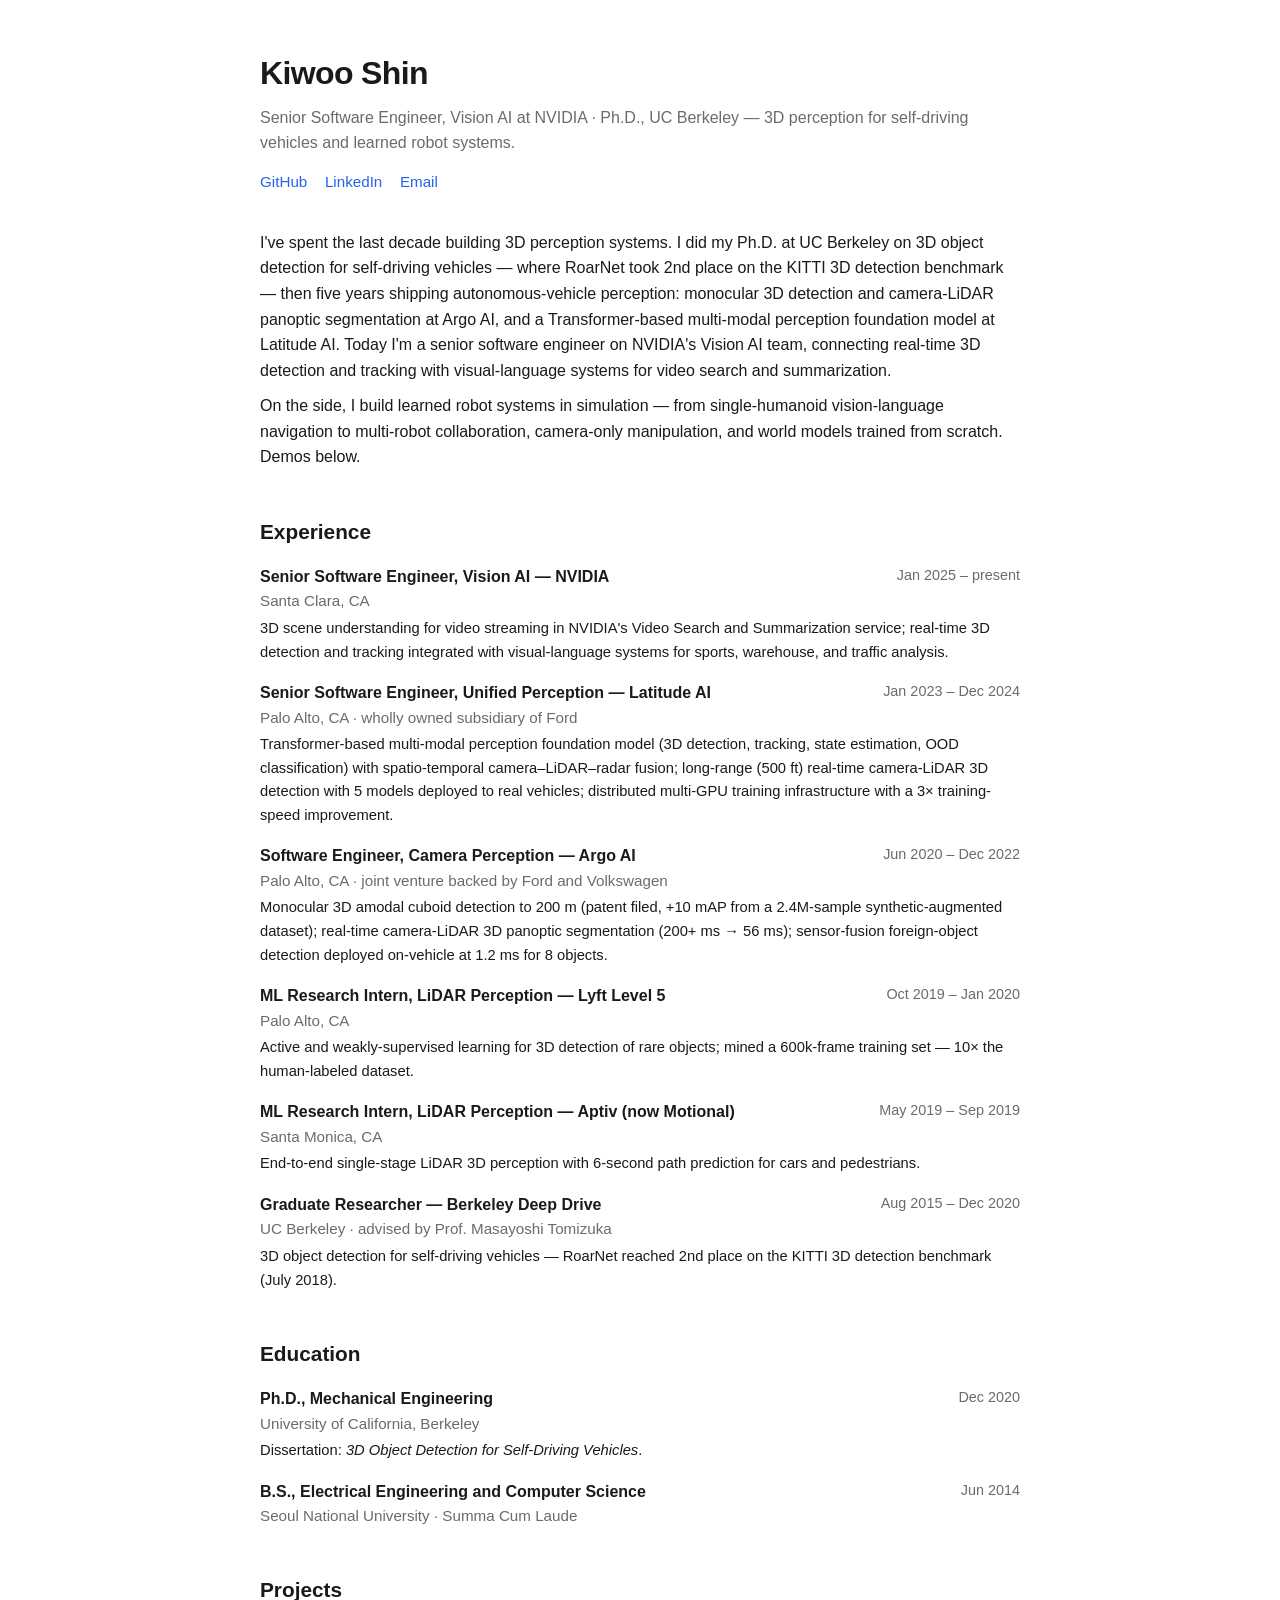
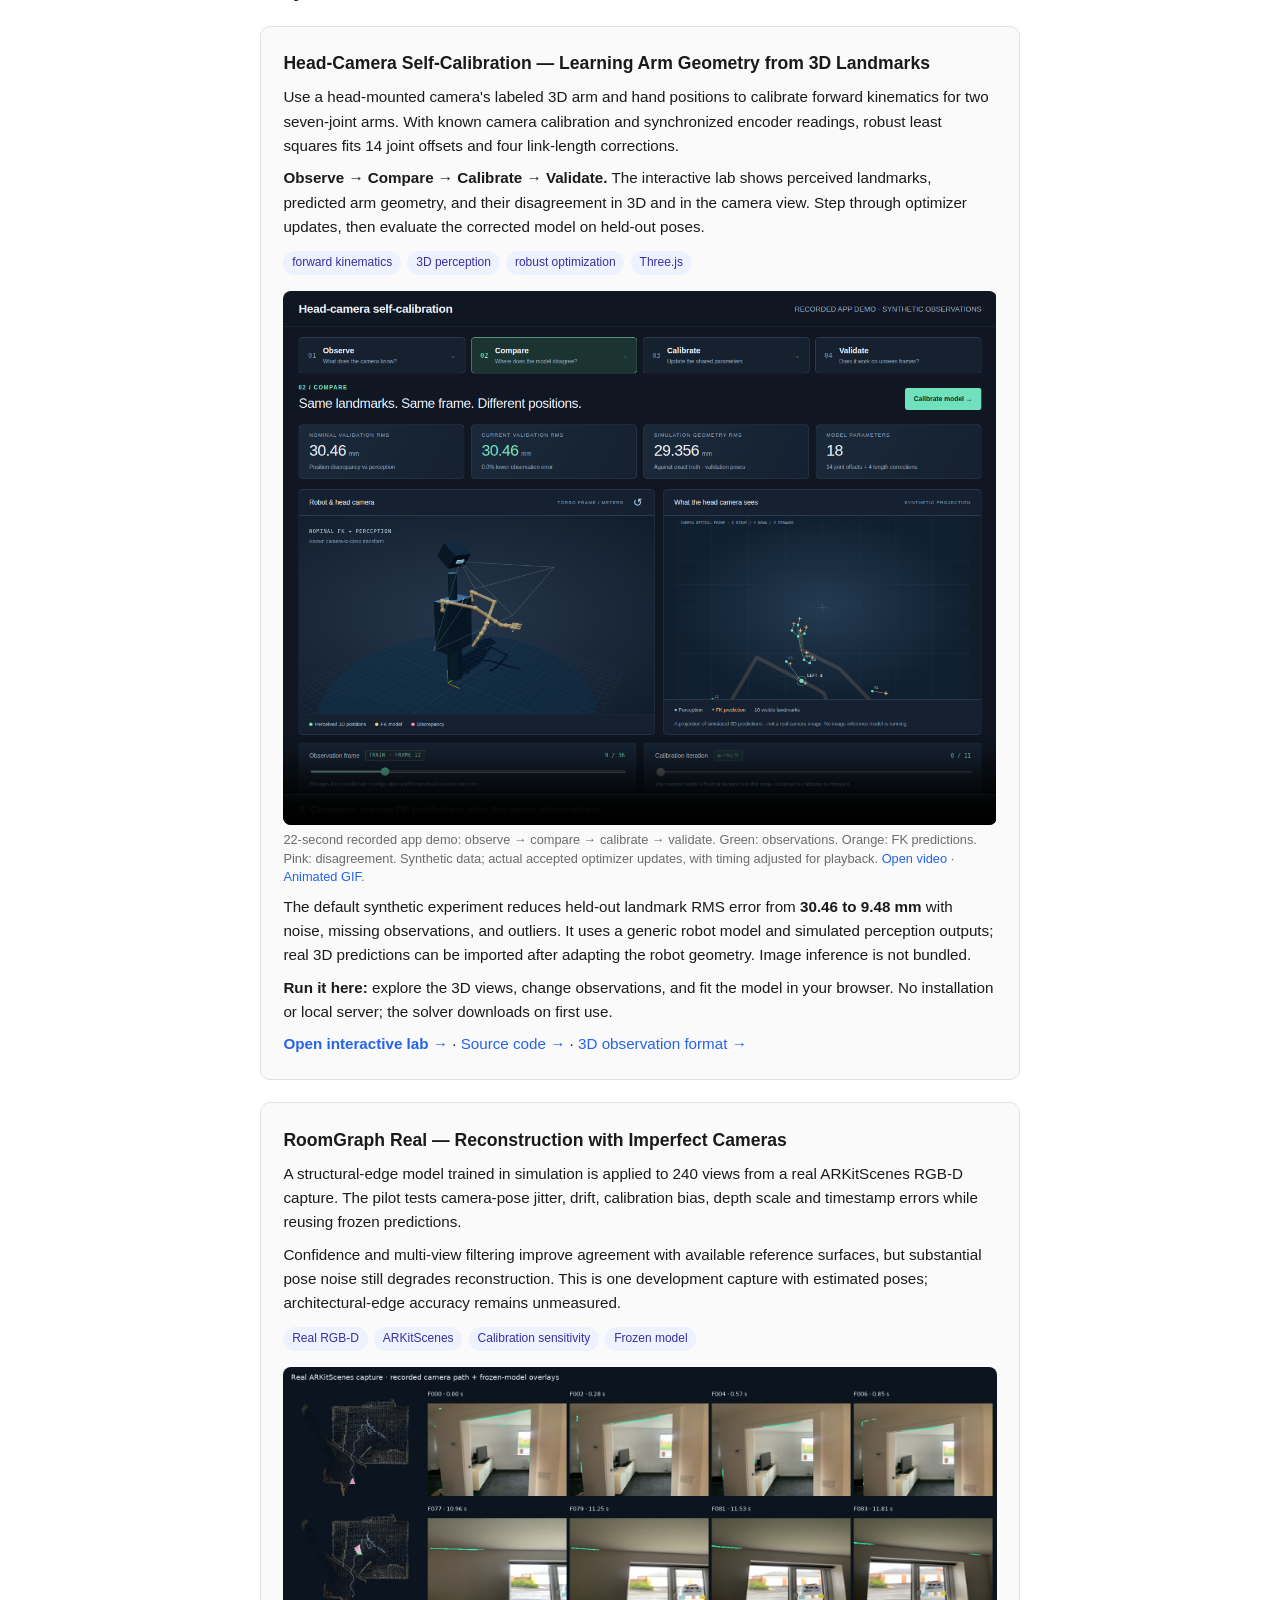
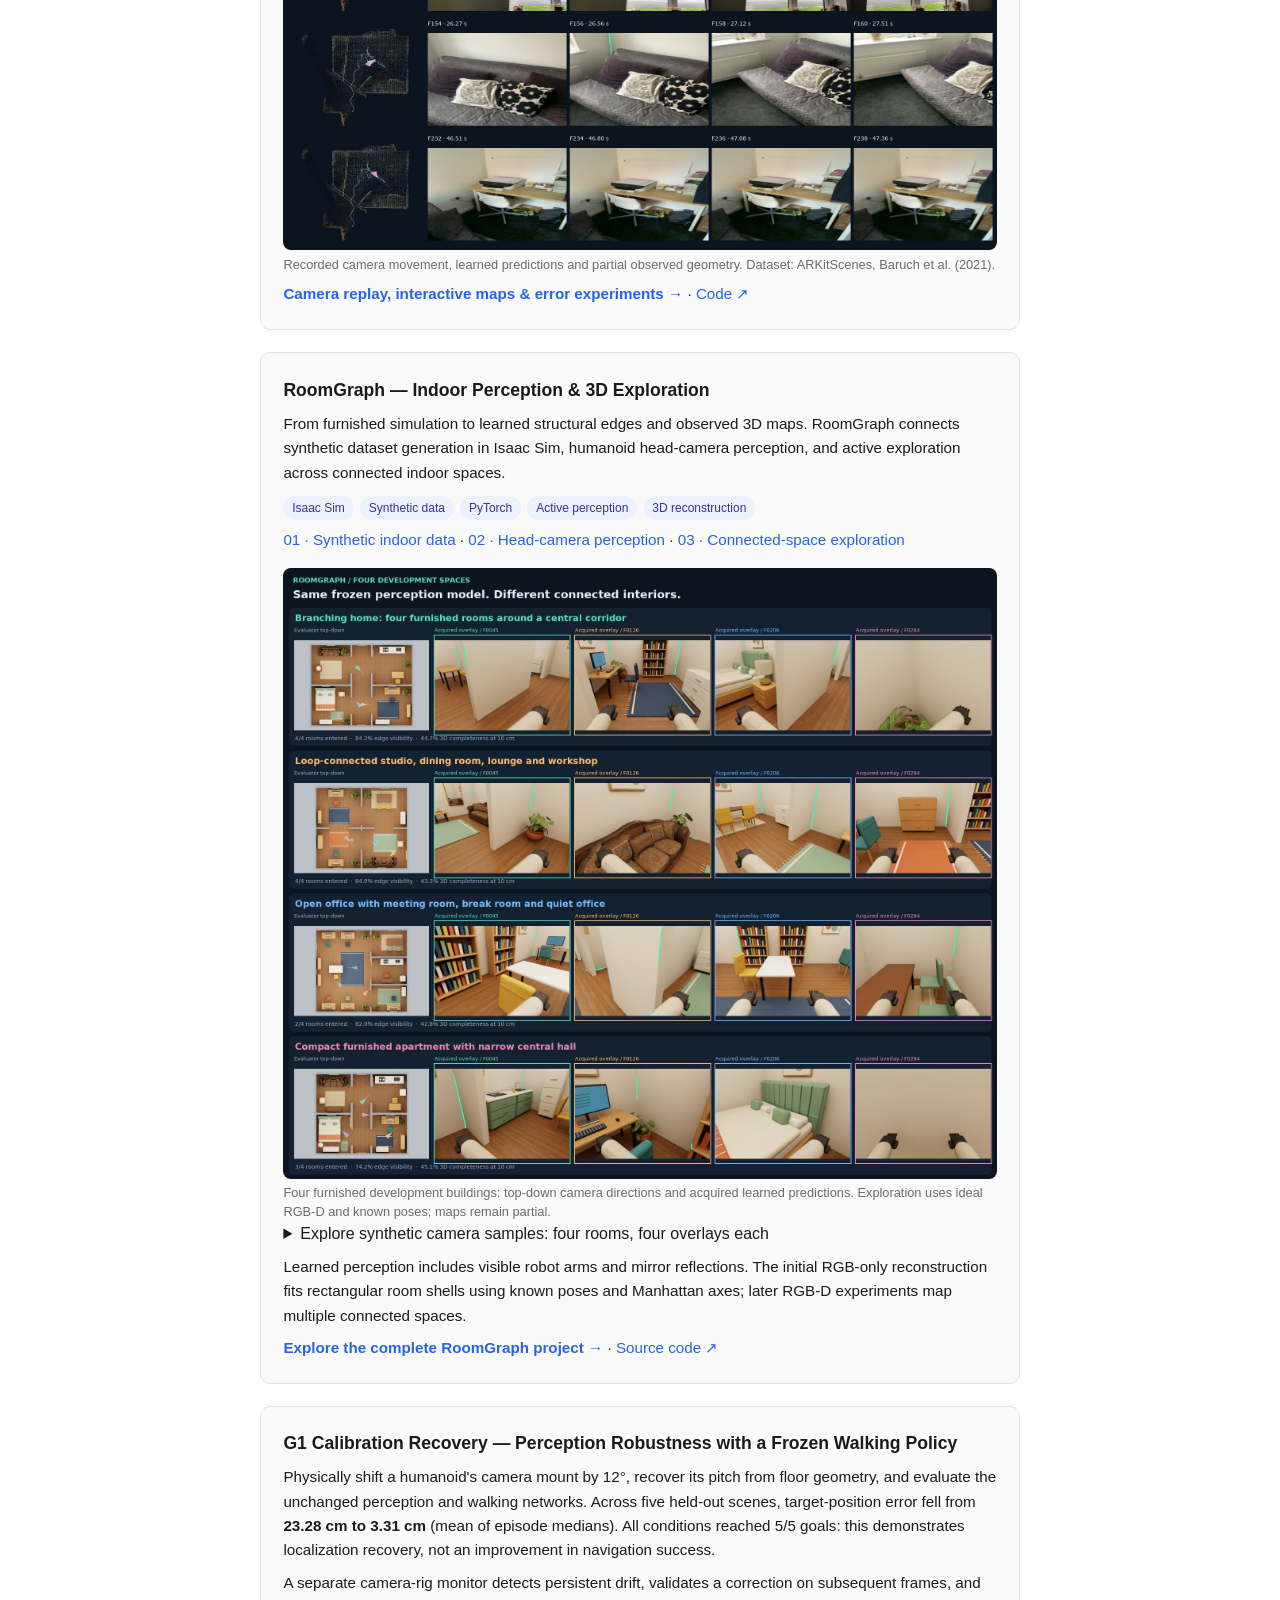
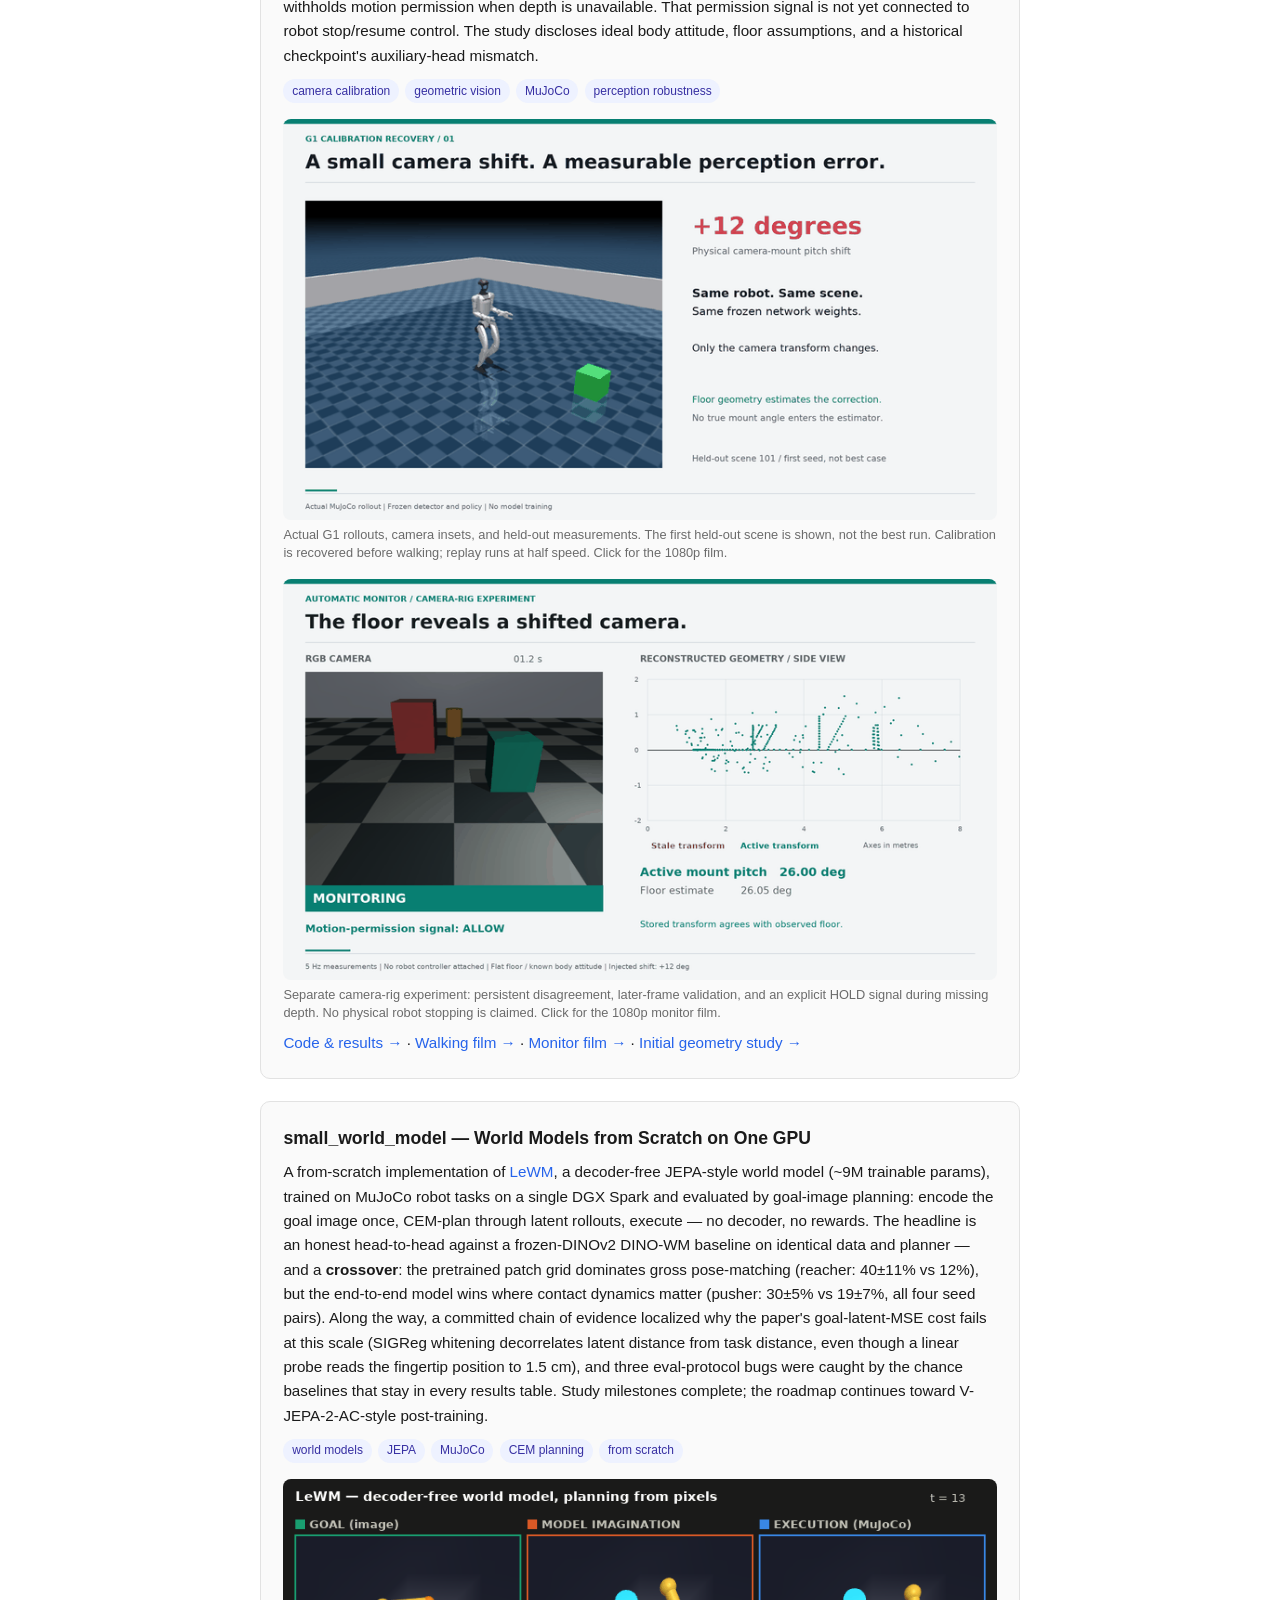
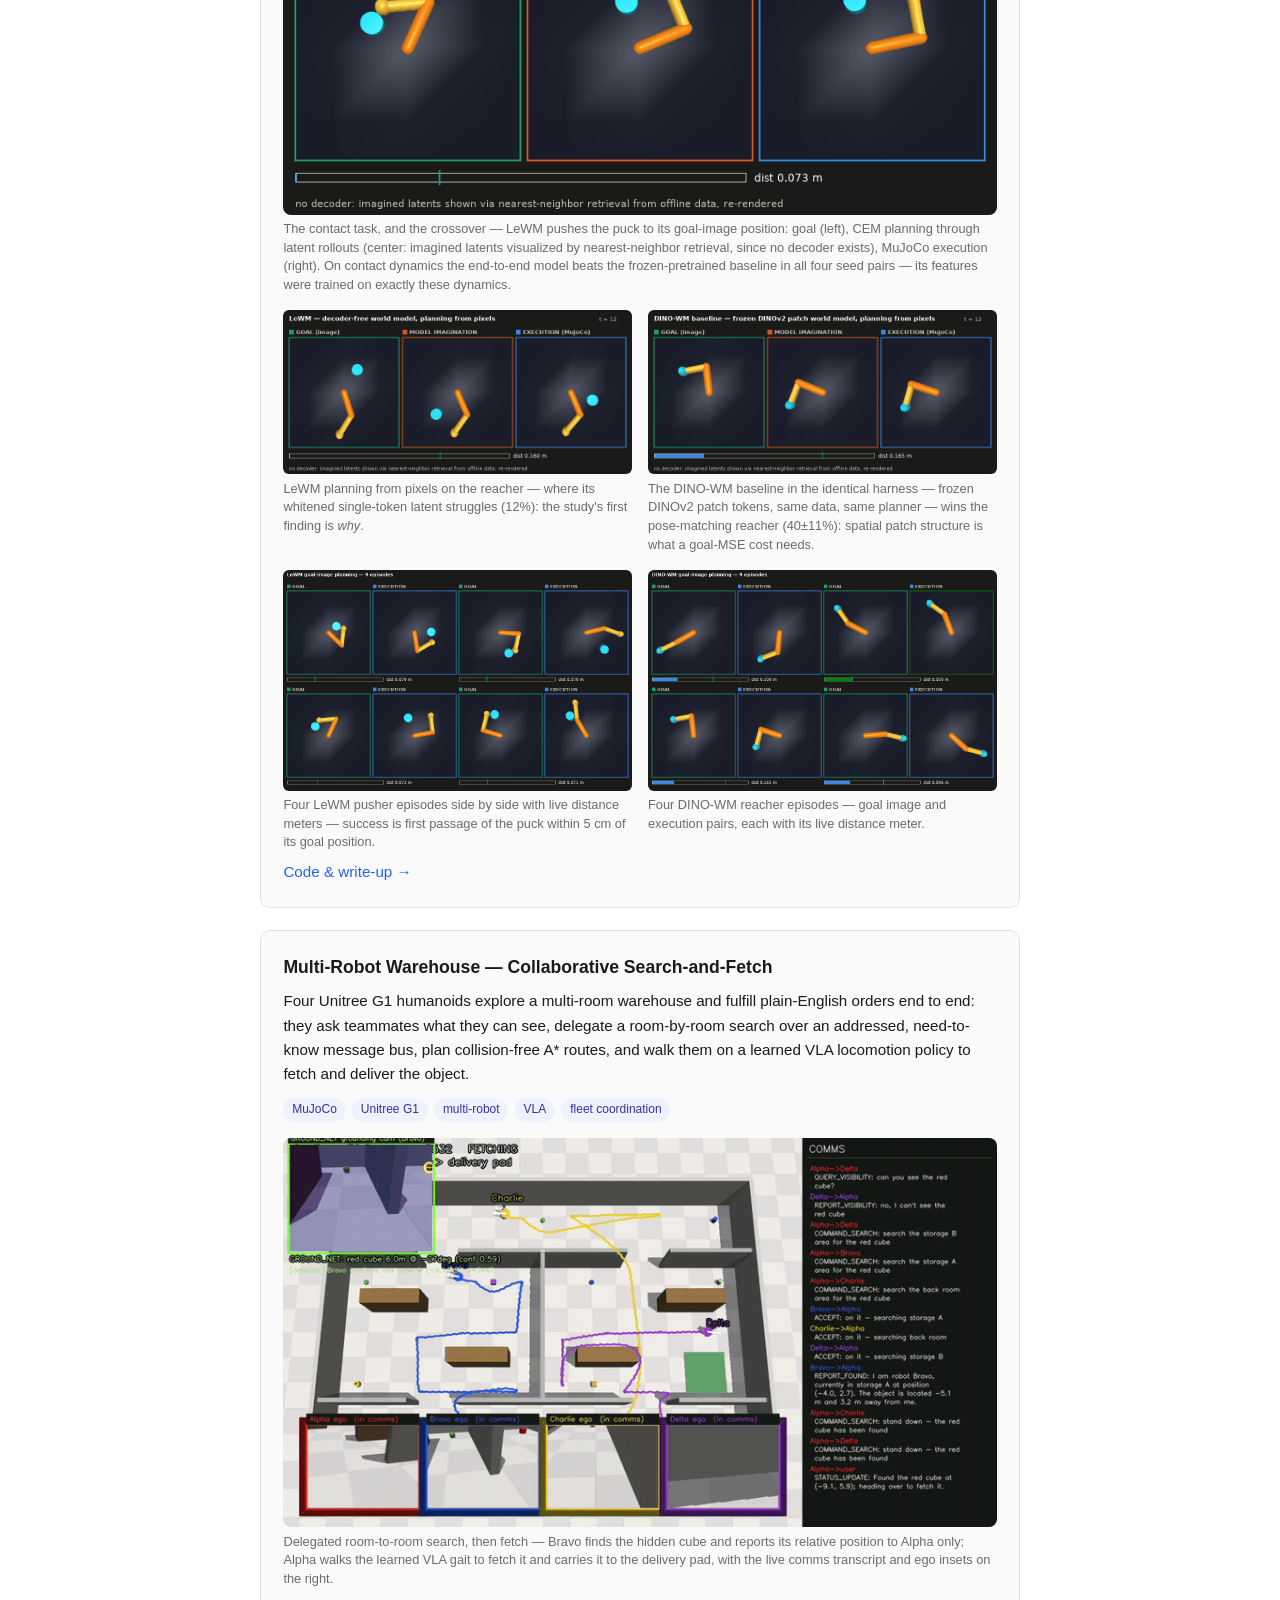
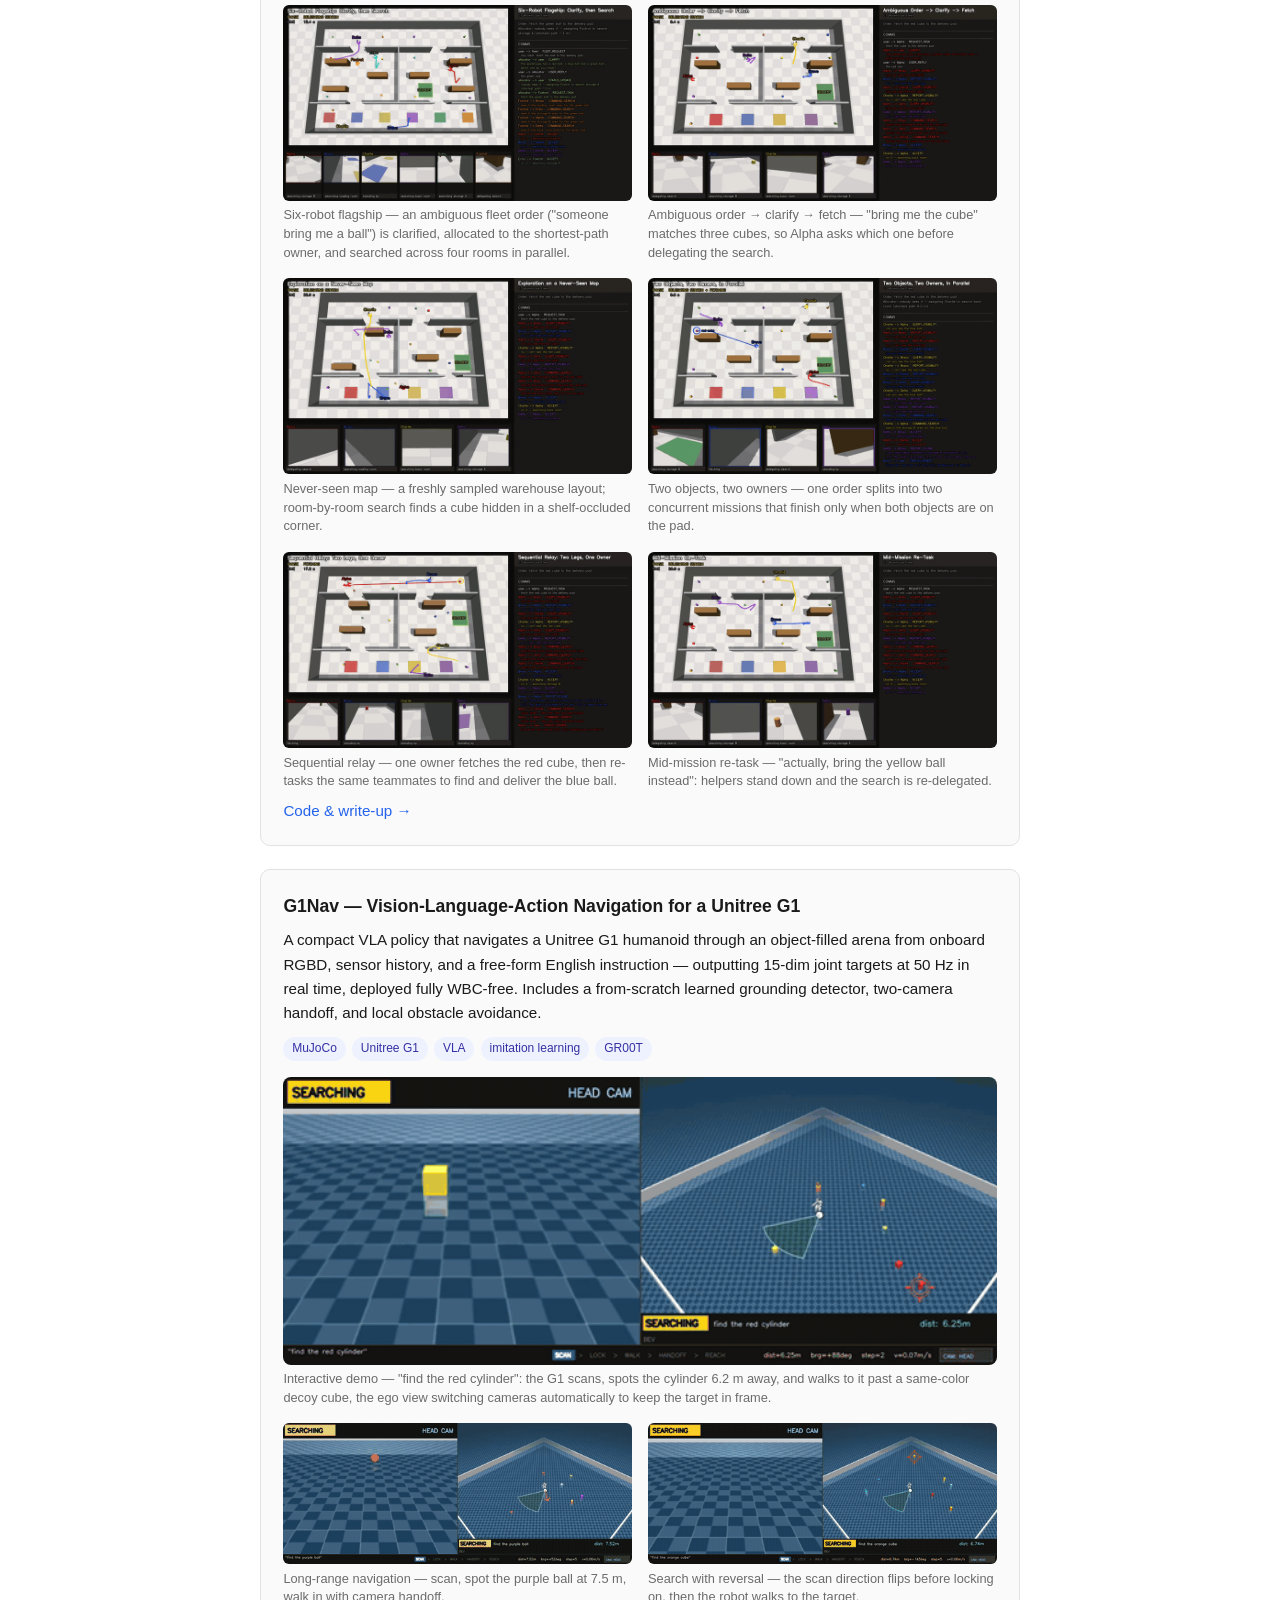
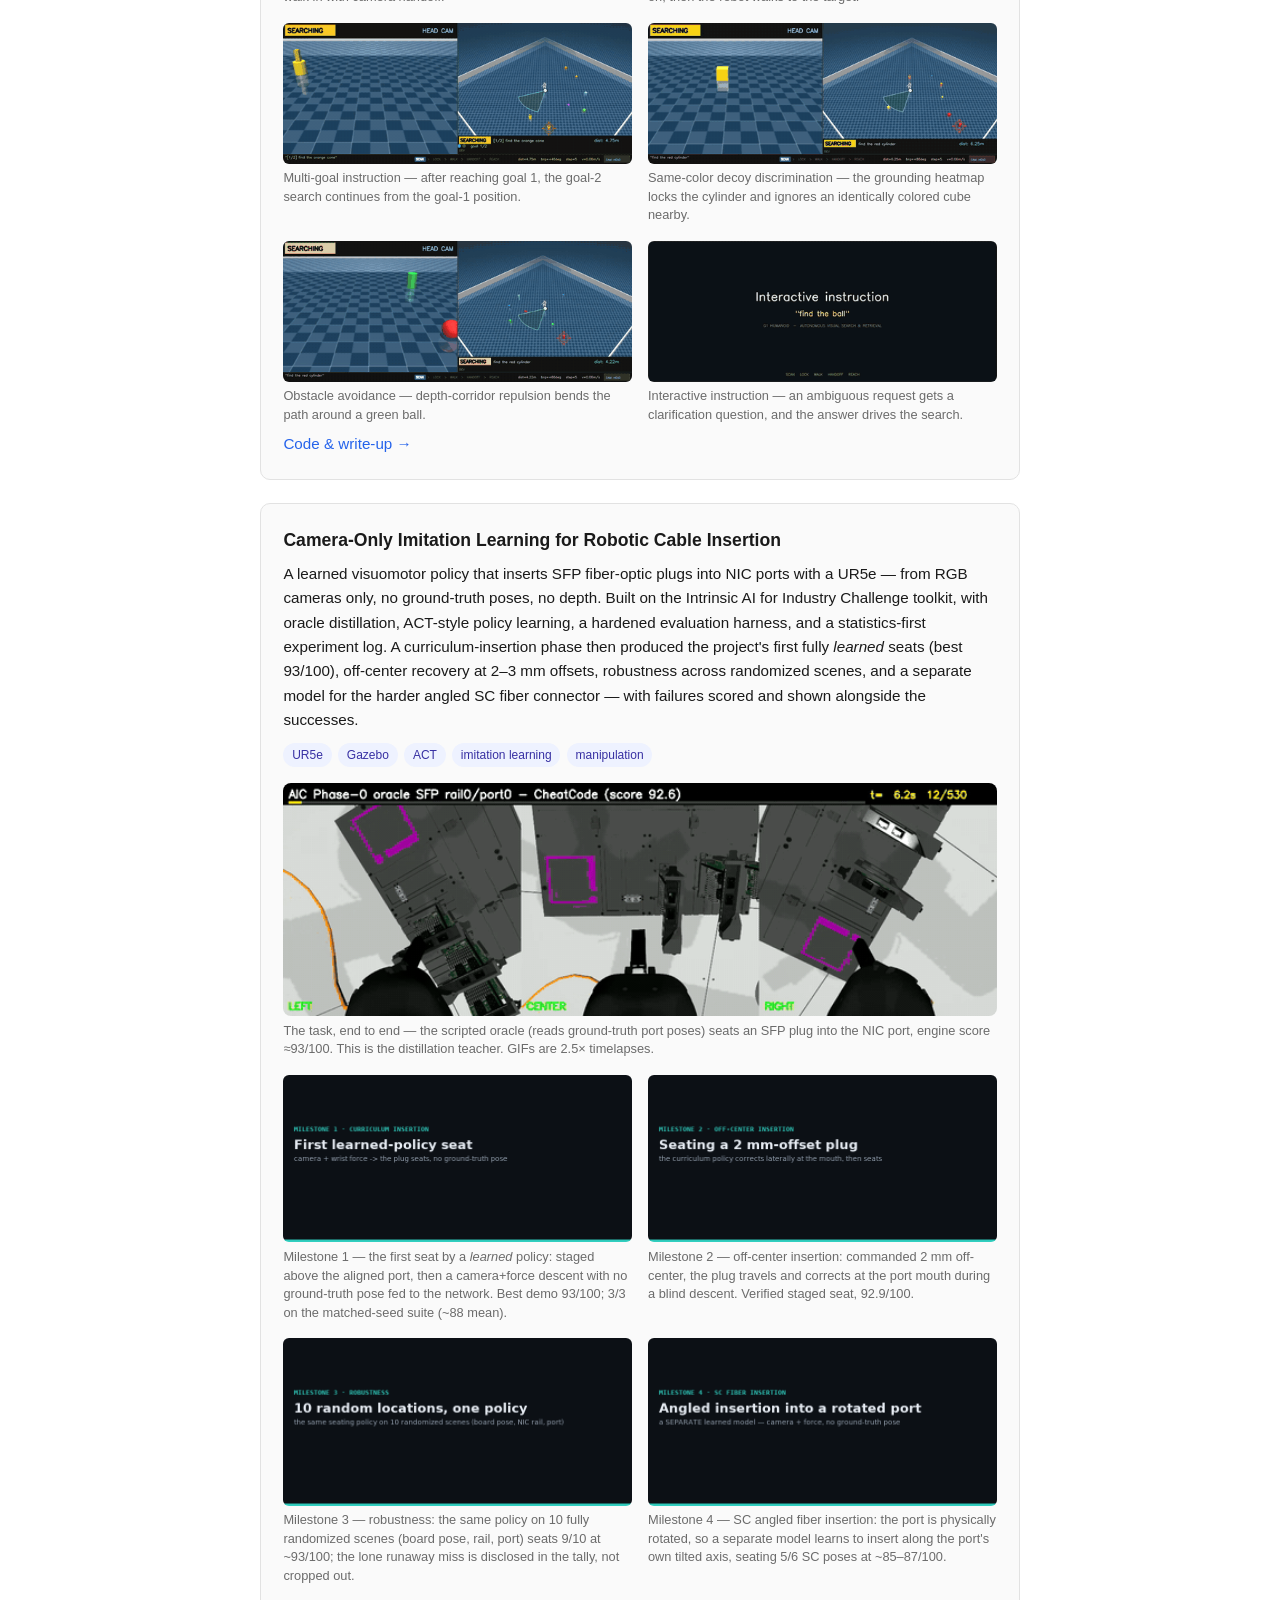
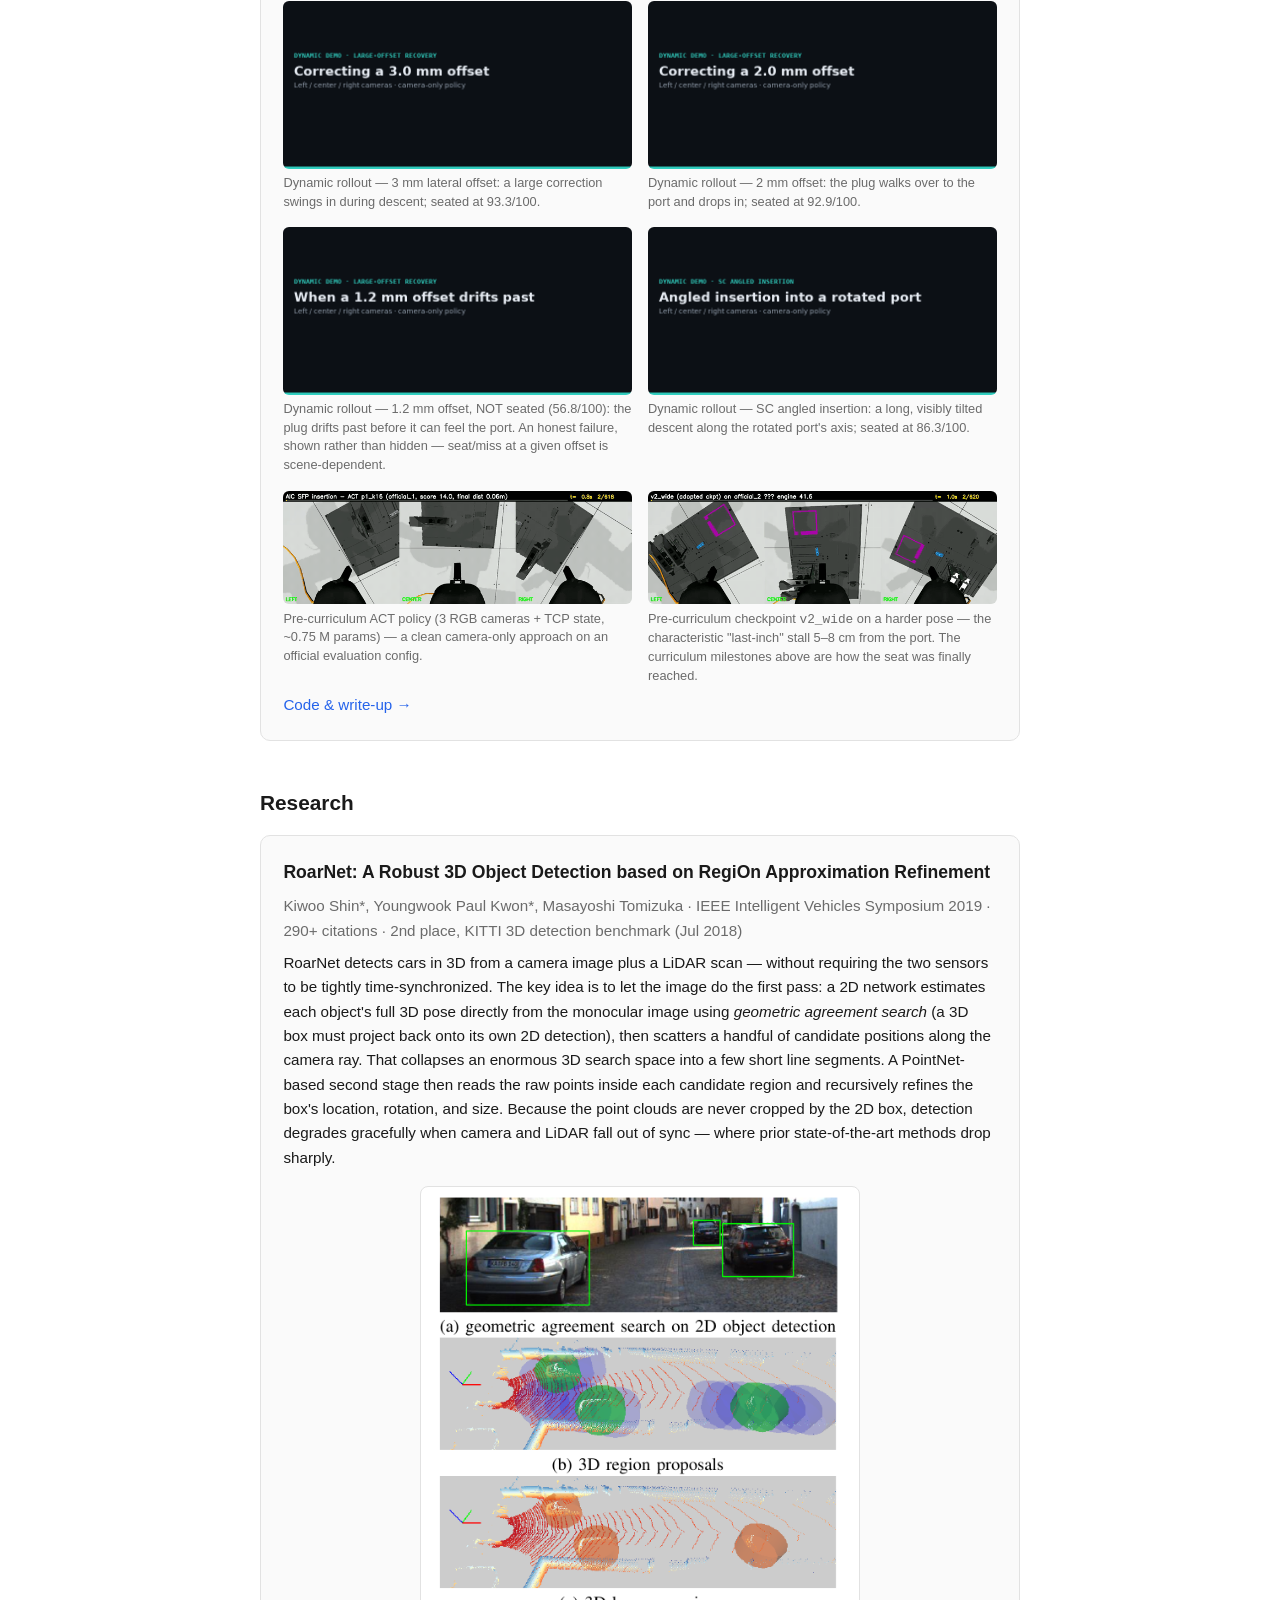
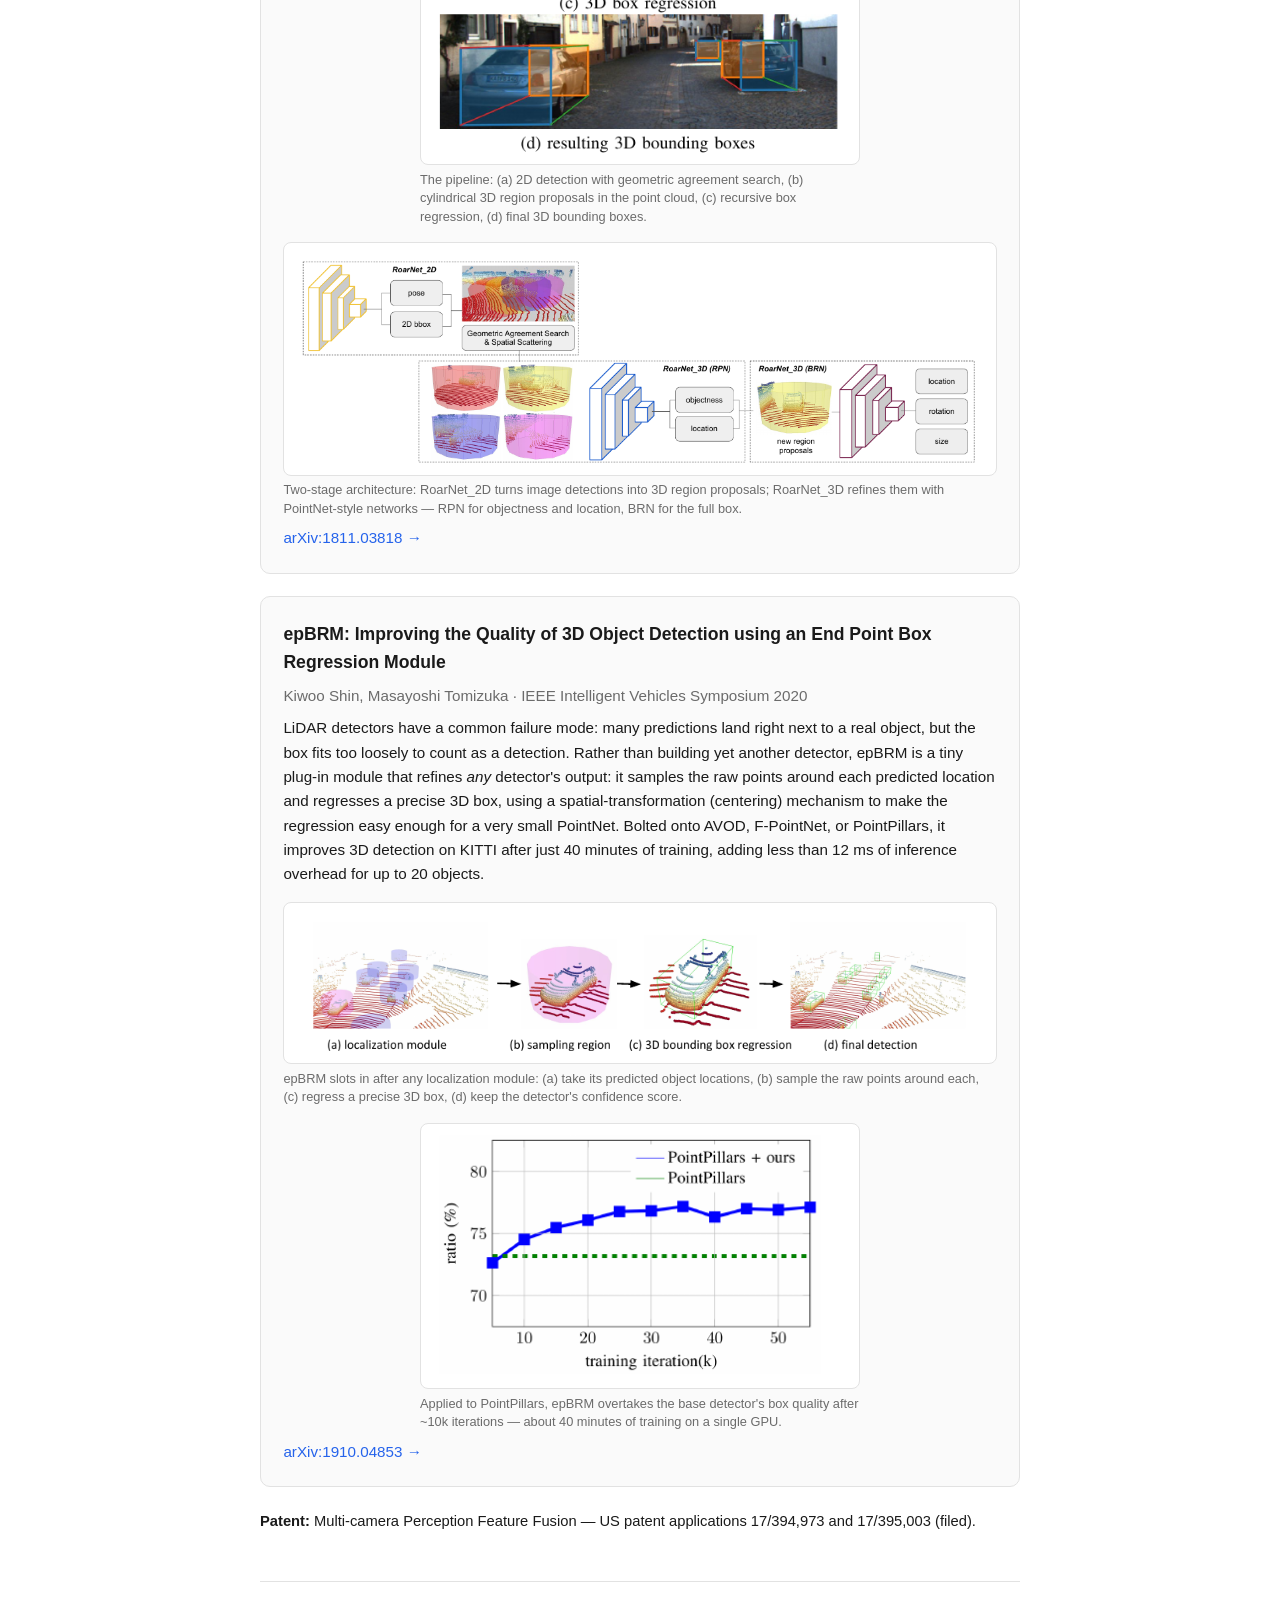
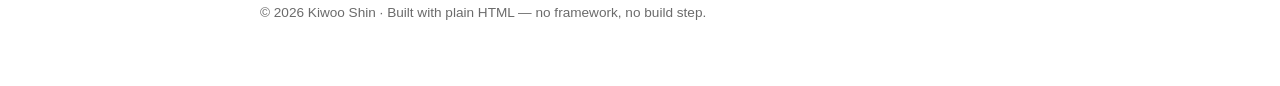
<file: index.html>
<!doctype html>
<html lang="en">
<head>
  <meta charset="utf-8">
  <meta name="viewport" content="width=device-width, initial-scale=1">
  <title>Kiwoo Shin</title>
  <meta name="description" content="Kiwoo Shin — robotics and machine learning. Side projects and demos.">
  <style>
    :root {
      --bg: #ffffff;
      --fg: #1a1a1a;
      --muted: #6b6b6b;
      --border: #e2e2e2;
      --card: #fafafa;
      --accent: #2563eb;
      --tag-bg: #eef2ff;
      --tag-fg: #3730a3;
    }
    @media (prefers-color-scheme: dark) {
      :root {
        --bg: #111214;
        --fg: #e8e8e8;
        --muted: #9a9a9a;
        --border: #2a2c30;
        --card: #1a1c1f;
        --accent: #7aa2ff;
        --tag-bg: #1e2740;
        --tag-fg: #aabdff;
      }
    }
    * { box-sizing: border-box; margin: 0; padding: 0; }
    body {
      background: var(--bg);
      color: var(--fg);
      font-family: -apple-system, BlinkMacSystemFont, "Segoe UI", Roboto, Helvetica, Arial, sans-serif;
      line-height: 1.6;
      padding: 3rem 1.25rem 4rem;
    }
    main { max-width: 760px; margin: 0 auto; }
    a { color: var(--accent); text-decoration: none; }
    a:hover { text-decoration: underline; }

    /* ---- Header ---- */
    header h1 { font-size: 2rem; letter-spacing: -0.02em; }
    header .tagline { color: var(--muted); margin-top: 0.35rem; }
    header nav { margin-top: 0.9rem; display: flex; gap: 1.1rem; flex-wrap: wrap; font-size: 0.95rem; }

    /* ---- About ---- */
    #about { margin-top: 2.2rem; color: var(--fg); }

    /* ---- CV sections (Education / Experience) ---- */
    .cv-section { margin-top: 2.8rem; }
    .cv-section > h2 { font-size: 1.3rem; margin-bottom: 1rem; }
    .entry { margin-bottom: 1rem; }
    .entry .row {
      display: flex;
      justify-content: space-between;
      gap: 1rem;
      flex-wrap: wrap;
    }
    .entry .what { font-weight: 600; }
    .entry .when { color: var(--muted); font-size: 0.9rem; white-space: nowrap; }
    .entry .where { color: var(--muted); font-size: 0.95rem; }
    .entry .detail { font-size: 0.92rem; margin-top: 0.2rem; }

    /* ---- Projects ---- */
    #projects { margin-top: 2.8rem; }
    #projects > h2 { font-size: 1.3rem; margin-bottom: 1.2rem; }
    .project {
      border: 1px solid var(--border);
      background: var(--card);
      border-radius: 10px;
      padding: 1.4rem;
      margin-bottom: 1.4rem;
    }
    .project h3 { font-size: 1.1rem; }
    .project h3 a { color: inherit; }
    .project p { margin-top: 0.5rem; font-size: 0.95rem; }
    .tags { margin-top: 0.7rem; display: flex; gap: 0.4rem; flex-wrap: wrap; }
    .tags span {
      background: var(--tag-bg);
      color: var(--tag-fg);
      font-size: 0.75rem;
      padding: 0.15rem 0.55rem;
      border-radius: 999px;
    }
    .links { margin-top: 0.7rem; font-size: 0.9rem; }

    /* ---- Demo media ---- */
    .featured { margin-top: 1rem; }
    .featured img { width: 100%; height: auto; display: block; border-radius: 8px; }
    .gallery {
      display: grid;
      grid-template-columns: 1fr 1fr;
      gap: 1rem;
      margin-top: 1rem;
    }
    @media (max-width: 620px) { .gallery { grid-template-columns: 1fr; } }
    .gallery img { width: 100%; height: auto; display: block; border-radius: 6px; }
    .fig-narrow { max-width: 440px; margin-left: auto; margin-right: auto; }
    .paper-fig img { background: #fff; border: 1px solid var(--border); padding: 0.5rem; }
    .venue { color: var(--muted); font-size: 0.9rem; margin-top: 0.25rem; }
    figure { margin: 0; }
    figcaption {
      margin-top: 0.35rem;
      font-size: 0.8rem;
      color: var(--muted);
      line-height: 1.45;
    }

    .rg-scene-row { margin-top: 1rem; }
    .rg-scene-row h4 { font-size: .82rem; font-weight: 600; margin-bottom: .35rem; }
    .rg-scroll { overflow-x: auto; }
    .rg-five { display: grid; grid-template-columns: repeat(5, minmax(0, 1fr)); gap: 5px; min-width: 570px; }
    .rg-five img { display: block; width: 100%; height: auto; border-radius: 3px; }
    .rg-five figcaption { font-size: .65rem; text-align: center; }
    .rg-five a { text-decoration: none; }
    .project .rg-legend, .project .rg-scroll-hint { font-size: .75rem; color: var(--muted); }
    .rg-scroll-hint { display: none; }
    @media (max-width: 660px) { .rg-scroll-hint { display: block; } }

    /* ---- Video slot: replace the placeholder div with a real embed ---- */
    .video-slot {
      margin-top: 1rem;
      aspect-ratio: 16 / 9;
      border: 2px dashed var(--border);
      border-radius: 8px;
      display: flex;
      align-items: center;
      justify-content: center;
      color: var(--muted);
      font-size: 0.9rem;
    }
    .video-slot iframe, .video-slot video {
      width: 100%; height: 100%; border: 0; border-radius: 8px;
    }
    .has-video { border: none; }

    footer {
      margin-top: 3rem;
      padding-top: 1.2rem;
      border-top: 1px solid var(--border);
      color: var(--muted);
      font-size: 0.85rem;
    }
  </style>
</head>
<body>
<main>

  <header>
    <h1>Kiwoo Shin</h1>
    <p class="tagline">Senior Software Engineer, Vision AI at NVIDIA · Ph.D., UC Berkeley —
    3D perception for self-driving vehicles and learned robot systems.</p>
    <nav>
      <a href="https://github.com/KiwooShin">GitHub</a>
      <a href="https://www.linkedin.com/in/kiwoo-shin">LinkedIn</a>
      <a href="mailto:kiwoo.shin@berkeley.edu">Email</a>
      <!-- <a href="cv.pdf">CV</a> -->
      <!-- <a href="https://scholar.google.com/...">Scholar</a> -->
    </nav>
  </header>

  <section id="about">
    <p>I've spent the last decade building 3D perception systems. I did my
    Ph.D. at UC Berkeley on 3D object detection for self-driving vehicles —
    where RoarNet took 2nd place on the KITTI 3D detection benchmark — then
    five years shipping autonomous-vehicle perception: monocular 3D detection
    and camera-LiDAR panoptic segmentation at Argo AI, and a Transformer-based
    multi-modal perception foundation model at Latitude AI. Today I'm a senior
    software engineer on NVIDIA's Vision AI team, connecting real-time 3D
    detection and tracking with visual-language systems for video search and
    summarization.</p>
    <p style="margin-top:0.6rem;">On the side, I build learned robot systems in
    simulation — from single-humanoid vision-language navigation to multi-robot
    collaboration, camera-only manipulation, and world models trained from
    scratch. Demos below.</p>
  </section>

  <section id="experience" class="cv-section">
    <h2>Experience</h2>
    <div class="entry">
      <div class="row">
        <span class="what">Senior Software Engineer, Vision AI — NVIDIA</span>
        <span class="when">Jan 2025 – present</span>
      </div>
      <div class="where">Santa Clara, CA</div>
      <p class="detail">3D scene understanding for video streaming in NVIDIA's
      Video Search and Summarization service; real-time 3D detection and
      tracking integrated with visual-language systems for sports, warehouse,
      and traffic analysis.</p>
    </div>
    <div class="entry">
      <div class="row">
        <span class="what">Senior Software Engineer, Unified Perception — Latitude AI</span>
        <span class="when">Jan 2023 – Dec 2024</span>
      </div>
      <div class="where">Palo Alto, CA · wholly owned subsidiary of Ford</div>
      <p class="detail">Transformer-based multi-modal perception foundation
      model (3D detection, tracking, state estimation, OOD classification)
      with spatio-temporal camera–LiDAR–radar fusion; long-range (500&nbsp;ft)
      real-time camera-LiDAR 3D detection with 5 models deployed to real
      vehicles; distributed multi-GPU training infrastructure with a 3×
      training-speed improvement.</p>
    </div>
    <div class="entry">
      <div class="row">
        <span class="what">Software Engineer, Camera Perception — Argo AI</span>
        <span class="when">Jun 2020 – Dec 2022</span>
      </div>
      <div class="where">Palo Alto, CA · joint venture backed by Ford and Volkswagen</div>
      <p class="detail">Monocular 3D amodal cuboid detection to 200&nbsp;m
      (patent filed, +10 mAP from a 2.4M-sample synthetic-augmented dataset);
      real-time camera-LiDAR 3D panoptic segmentation (200+&nbsp;ms → 56&nbsp;ms);
      sensor-fusion foreign-object detection deployed on-vehicle at
      1.2&nbsp;ms for 8 objects.</p>
    </div>
    <div class="entry">
      <div class="row">
        <span class="what">ML Research Intern, LiDAR Perception — Lyft Level 5</span>
        <span class="when">Oct 2019 – Jan 2020</span>
      </div>
      <div class="where">Palo Alto, CA</div>
      <p class="detail">Active and weakly-supervised learning for 3D detection
      of rare objects; mined a 600k-frame training set — 10× the human-labeled
      dataset.</p>
    </div>
    <div class="entry">
      <div class="row">
        <span class="what">ML Research Intern, LiDAR Perception — Aptiv (now Motional)</span>
        <span class="when">May 2019 – Sep 2019</span>
      </div>
      <div class="where">Santa Monica, CA</div>
      <p class="detail">End-to-end single-stage LiDAR 3D perception with
      6-second path prediction for cars and pedestrians.</p>
    </div>
    <div class="entry">
      <div class="row">
        <span class="what">Graduate Researcher — Berkeley Deep Drive</span>
        <span class="when">Aug 2015 – Dec 2020</span>
      </div>
      <div class="where">UC Berkeley · advised by Prof. Masayoshi Tomizuka</div>
      <p class="detail">3D object detection for self-driving vehicles —
      RoarNet reached 2nd place on the KITTI 3D detection benchmark
      (July 2018).</p>
    </div>
  </section>

  <section id="education" class="cv-section">
    <h2>Education</h2>
    <div class="entry">
      <div class="row">
        <span class="what">Ph.D., Mechanical Engineering</span>
        <span class="when">Dec 2020</span>
      </div>
      <div class="where">University of California, Berkeley</div>
      <p class="detail">Dissertation: <em>3D Object Detection for Self-Driving
      Vehicles</em>.</p>
    </div>
    <div class="entry">
      <div class="row">
        <span class="what">B.S., Electrical Engineering and Computer Science</span>
        <span class="when">Jun 2014</span>
      </div>
      <div class="where">Seoul National University · Summa Cum Laude</div>
    </div>
  </section>

  <section id="projects">
    <h2>Projects</h2>

    <article class="project" id="head-camera-calibration">
      <h3><a href="calibration-lab/">Head-Camera Self-Calibration — Learning Arm Geometry from 3D Landmarks</a></h3>
      <p>Use a head-mounted camera's labeled 3D arm and hand positions to
      calibrate forward kinematics for two seven-joint arms. With known camera
      calibration and synchronized encoder readings, robust least squares fits
      14 joint offsets and four link-length corrections.</p>
      <p><strong>Observe → Compare → Calibrate → Validate.</strong> The interactive
      lab shows perceived landmarks, predicted arm geometry, and their disagreement
      in 3D and in the camera view. Step through optimizer updates, then evaluate
      the corrected model on held-out poses.</p>
      <div class="tags">
        <span>forward kinematics</span><span>3D perception</span>
        <span>robust optimization</span><span>Three.js</span>
      </div>
      <figure class="featured">
        <video id="calibration-preview" autoplay muted loop playsinline controls preload="metadata"
               width="1280" height="960" style="width:100%;height:auto;display:block;border-radius:8px"
               poster="media/head-camera-calibration/poster.png"
               aria-label="22-second recorded calibration workflow with synthetic observations">
          <source src="media/head-camera-calibration/workflow.mp4" type="video/mp4">
          <a href="media/head-camera-calibration/workflow.gif">Watch the animated GIF</a>
        </video>
        <figcaption>22-second recorded app demo: observe → compare → calibrate → validate.
        Green: observations. Orange: FK predictions. Pink: disagreement.
        Synthetic data; actual accepted optimizer updates, with timing adjusted for playback.
        <a href="media/head-camera-calibration/workflow.mp4">Open video</a> ·
        <a href="media/head-camera-calibration/workflow.gif">Animated GIF</a>.</figcaption>
      </figure>
      <p>The default synthetic experiment reduces held-out landmark RMS error
      from <strong>30.46 to 9.48 mm</strong> with noise, missing observations, and
      outliers. It uses a generic robot model and simulated perception outputs;
      real 3D predictions can be imported after adapting the robot geometry.
      Image inference is not bundled.</p>
      <p><strong>Run it here:</strong> explore the 3D views, change observations,
      and fit the model in your browser. No installation or local server;
      the solver downloads on first use.</p>
      <p class="links"><a href="calibration-lab/"><strong>Open interactive lab →</strong></a>
        · <a href="https://github.com/KiwooShin/calibration_lab">Source code →</a>
        · <a href="https://github.com/KiwooShin/calibration_lab/blob/main/docs/observations.md">3D observation format →</a></p>
    </article>

    <article class="project" id="roomgraph-real">
      <h3><a href="roomgraph-real/">RoomGraph Real — Reconstruction with Imperfect Cameras</a></h3>
      <p>A structural-edge model trained in simulation is applied to 240 views from a real ARKitScenes RGB-D capture. The pilot tests camera-pose jitter, drift, calibration bias, depth scale and timestamp errors while reusing frozen predictions.</p>
      <p>Confidence and multi-view filtering improve agreement with available reference surfaces, but substantial pose noise still degrades reconstruction. This is one development capture with estimated poses; architectural-edge accuracy remains unmeasured.</p>
      <div class="tags"><span>Real RGB-D</span><span>ARKitScenes</span><span>Calibration sensitivity</span><span>Frozen model</span></div>
      <figure class="featured"><a href="roomgraph-real/"><img src="roomgraph-real/overview.jpg" width="1800" height="1220" loading="lazy" alt="Real indoor capture with four rows of top-down camera directions and learned structural-edge overlays"></a><figcaption>Recorded camera movement, learned predictions and partial observed geometry. Dataset: ARKitScenes, Baruch et al. (2021).</figcaption></figure>
      <p class="links"><a href="roomgraph-real/"><strong>Camera replay, interactive maps &amp; error experiments →</strong></a> · <a href="https://github.com/KiwooShin/roomgraph">Code ↗</a></p>
    </article>

    <article class="project" id="roomgraph">
      <h3><a href="roomgraph/">RoomGraph — Indoor Perception &amp; 3D Exploration</a></h3>
      <p>From furnished simulation to learned structural edges and observed 3D maps. RoomGraph connects synthetic dataset generation in Isaac Sim, humanoid head-camera perception, and active exploration across connected indoor spaces.</p>
      <div class="tags"><span>Isaac Sim</span><span>Synthetic data</span><span>PyTorch</span><span>Active perception</span><span>3D reconstruction</span></div>
      <p class="links"><a href="roomgraph/#bedroom">01 · Synthetic indoor data</a> · <a href="roomgraph-perception/">02 · Head-camera perception</a> · <a href="roomgraph-spaces/">03 · Connected-space exploration</a></p>
      <figure class="featured"><a href="roomgraph-spaces/#gallery"><img src="media/roomgraph-spaces/overview.jpg" width="1800" height="1540" loading="lazy" alt="Four furnished buildings, each with a top-down camera map and four learned structural-edge overlays"></a><figcaption>Four furnished development buildings: top-down camera directions and acquired learned predictions. Exploration uses ideal RGB-D and known poses; maps remain partial.</figcaption></figure>
      <details><summary>Explore synthetic camera samples: four rooms, four overlays each</summary>
      <p class="rg-legend"><span>Mint: visible structure</span> · <span>Coral: hidden structure</span>. These synthetic labels come from scene geometry, not model predictions.</p>
      <div class="rg-scene-row"><h4>Bedroom &amp; study</h4><div class="rg-scroll" role="region" aria-label="Bedroom &amp; study camera previews" tabindex="0"><div class="rg-five"><figure><a href="roomgraph/#bedroom"><img src="media/roomgraph/furnished/bedroom/top_down_four.webp" width="420" height="280" loading="lazy" alt="Bedroom &amp; study: top-down with camera positions C1 to C4"><figcaption>Top-down</figcaption></a></figure><figure><a href="roomgraph/#bedroom"><img src="media/roomgraph/furnished/bedroom/C1_thumb.webp" width="420" height="280" loading="lazy" alt="Bedroom &amp; study, C1: structural-edge overlay"><figcaption>Overlay 1</figcaption></a></figure><figure><a href="roomgraph/#bedroom"><img src="media/roomgraph/furnished/bedroom/C2_thumb.webp" width="420" height="280" loading="lazy" alt="Bedroom &amp; study, C2: structural-edge overlay"><figcaption>Overlay 2</figcaption></a></figure><figure><a href="roomgraph/#bedroom"><img src="media/roomgraph/furnished/bedroom/C3_thumb.webp" width="420" height="280" loading="lazy" alt="Bedroom &amp; study, C3: structural-edge overlay"><figcaption>Overlay 3</figcaption></a></figure><figure><a href="roomgraph/#bedroom"><img src="media/roomgraph/furnished/bedroom/C4_thumb.webp" width="420" height="280" loading="lazy" alt="Bedroom &amp; study, C4: structural-edge overlay"><figcaption>Overlay 4</figcaption></a></figure></div></div></div><div class="rg-scene-row"><h4>Kitchen &amp; dining</h4><div class="rg-scroll" role="region" aria-label="Kitchen &amp; dining camera previews" tabindex="0"><div class="rg-five"><figure><a href="roomgraph/#kitchen"><img src="media/roomgraph/furnished/kitchen/top_down_four.webp" width="420" height="280" loading="lazy" alt="Kitchen &amp; dining: top-down with camera positions C1 to C4"><figcaption>Top-down</figcaption></a></figure><figure><a href="roomgraph/#kitchen"><img src="media/roomgraph/furnished/kitchen/C1_thumb.webp" width="420" height="280" loading="lazy" alt="Kitchen &amp; dining, C1: structural-edge overlay"><figcaption>Overlay 1</figcaption></a></figure><figure><a href="roomgraph/#kitchen"><img src="media/roomgraph/furnished/kitchen/C2_thumb.webp" width="420" height="280" loading="lazy" alt="Kitchen &amp; dining, C2: structural-edge overlay"><figcaption>Overlay 2</figcaption></a></figure><figure><a href="roomgraph/#kitchen"><img src="media/roomgraph/furnished/kitchen/C3_thumb.webp" width="420" height="280" loading="lazy" alt="Kitchen &amp; dining, C3: structural-edge overlay"><figcaption>Overlay 3</figcaption></a></figure><figure><a href="roomgraph/#kitchen"><img src="media/roomgraph/furnished/kitchen/C4_thumb.webp" width="420" height="280" loading="lazy" alt="Kitchen &amp; dining, C4: structural-edge overlay"><figcaption>Overlay 4</figcaption></a></figure></div></div></div><div class="rg-scene-row"><h4>Living room</h4><div class="rg-scroll" role="region" aria-label="Living room camera previews" tabindex="0"><div class="rg-five"><figure><a href="roomgraph/#living"><img src="media/roomgraph/furnished/living/top_down_four.webp" width="420" height="280" loading="lazy" alt="Living room: top-down with camera positions C1 to C4"><figcaption>Top-down</figcaption></a></figure><figure><a href="roomgraph/#living"><img src="media/roomgraph/furnished/living/C1_thumb.webp" width="420" height="280" loading="lazy" alt="Living room, C1: structural-edge overlay"><figcaption>Overlay 1</figcaption></a></figure><figure><a href="roomgraph/#living"><img src="media/roomgraph/furnished/living/C2_thumb.webp" width="420" height="280" loading="lazy" alt="Living room, C2: structural-edge overlay"><figcaption>Overlay 2</figcaption></a></figure><figure><a href="roomgraph/#living"><img src="media/roomgraph/furnished/living/C3_thumb.webp" width="420" height="280" loading="lazy" alt="Living room, C3: structural-edge overlay"><figcaption>Overlay 3</figcaption></a></figure><figure><a href="roomgraph/#living"><img src="media/roomgraph/furnished/living/C4_thumb.webp" width="420" height="280" loading="lazy" alt="Living room, C4: structural-edge overlay"><figcaption>Overlay 4</figcaption></a></figure></div></div></div><div class="rg-scene-row"><h4>Shared creative office</h4><div class="rg-scroll" role="region" aria-label="Shared creative office camera previews" tabindex="0"><div class="rg-five"><figure><a href="roomgraph/#office"><img src="media/roomgraph/furnished/office/top_down_four.webp" width="420" height="280" loading="lazy" alt="Shared creative office: top-down with camera positions C1 to C4"><figcaption>Top-down</figcaption></a></figure><figure><a href="roomgraph/#office"><img src="media/roomgraph/furnished/office/C1_thumb.webp" width="420" height="280" loading="lazy" alt="Shared creative office, C1: structural-edge overlay"><figcaption>Overlay 1</figcaption></a></figure><figure><a href="roomgraph/#office"><img src="media/roomgraph/furnished/office/C2_thumb.webp" width="420" height="280" loading="lazy" alt="Shared creative office, C2: structural-edge overlay"><figcaption>Overlay 2</figcaption></a></figure><figure><a href="roomgraph/#office"><img src="media/roomgraph/furnished/office/C3_thumb.webp" width="420" height="280" loading="lazy" alt="Shared creative office, C3: structural-edge overlay"><figcaption>Overlay 3</figcaption></a></figure><figure><a href="roomgraph/#office"><img src="media/roomgraph/furnished/office/C4_thumb.webp" width="420" height="280" loading="lazy" alt="Shared creative office, C4: structural-edge overlay"><figcaption>Overlay 4</figcaption></a></figure></div></div></div>
      <p class="rg-scroll-hint">On small screens, swipe each row to see all four overlays.</p>
      </details>
      <p>Learned perception includes visible robot arms and mirror reflections. The initial RGB-only reconstruction fits rectangular room shells using known poses and Manhattan axes; later RGB-D experiments map multiple connected spaces.</p>
      <p class="links"><a href="roomgraph/"><strong>Explore the complete RoomGraph project →</strong></a> · <a href="https://github.com/KiwooShin/roomgraph">Source code ↗</a></p>
    </article>

    <article class="project" id="calibration-recovery">
      <h3><a href="https://github.com/KiwooShin/g1-calibration-recovery">G1 Calibration Recovery — Perception Robustness with a Frozen Walking Policy</a></h3>
      <p>Physically shift a humanoid's camera mount by 12°, recover its pitch
      from floor geometry, and evaluate the unchanged perception and walking
      networks. Across five held-out scenes, target-position error fell from
      <strong>23.28&nbsp;cm to 3.31&nbsp;cm</strong> (mean of episode medians).
      All conditions reached 5/5 goals: this demonstrates localization recovery,
      not an improvement in navigation success.</p>
      <p>A separate camera-rig monitor detects persistent drift, validates a
      correction on subsequent frames, and withholds motion permission when
      depth is unavailable. That permission signal is not yet connected to
      robot stop/resume control. The study discloses ideal body attitude, floor
      assumptions, and a historical checkpoint's auxiliary-head mismatch.</p>
      <div class="tags">
        <span>camera calibration</span><span>geometric vision</span>
        <span>MuJoCo</span><span>perception robustness</span>
      </div>
      <figure class="featured">
        <a href="media/calibration/g1-navigation-study.mp4">
          <img src="media/calibration/g1-navigation-study.gif" width="768" height="432"
               style="height:auto" loading="lazy"
               alt="Synchronized G1 walking with stale versus recovered camera calibration, followed by held-out localization measurements">
        </a>
        <figcaption>Actual G1 rollouts, camera insets, and held-out measurements.
        The first held-out scene is shown, not the best run. Calibration is
        recovered before walking; replay runs at half speed. Click for the
        1080p film.</figcaption>
      </figure>
      <figure class="featured">
        <a href="media/calibration/calibration-monitor.mp4">
          <img src="media/calibration/calibration-monitor.gif" width="768" height="432"
               style="height:auto" loading="lazy"
               alt="Automatic camera-rig monitor detecting pitch drift, validating a correction and rejecting unavailable depth">
        </a>
        <figcaption>Separate camera-rig experiment: persistent disagreement,
        later-frame validation, and an explicit HOLD signal during missing
        depth. No physical robot stopping is claimed. Click for the 1080p
        monitor film.</figcaption>
      </figure>
      <p class="links"><a href="https://github.com/KiwooShin/g1-calibration-recovery">Code &amp; results →</a>
        · <a href="media/calibration/g1-navigation-study.mp4">Walking film →</a>
        · <a href="media/calibration/calibration-monitor.mp4">Monitor film →</a>
        · <a href="media/calibration/calibration.mp4">Initial geometry study →</a></p>
    </article>

    <article class="project">
      <h3><a href="https://github.com/KiwooShin/small_world_model">small_world_model — World Models from Scratch on One GPU</a></h3>
      <p>A from-scratch implementation of <a href="https://arxiv.org/abs/2603.19312">LeWM</a>,
      a decoder-free JEPA-style world model (~9M trainable params), trained on
      MuJoCo robot tasks on a single DGX Spark and evaluated by goal-image
      planning: encode the goal image once, CEM-plan through latent rollouts,
      execute — no decoder, no rewards. The headline is an honest head-to-head
      against a frozen-DINOv2 DINO-WM baseline on identical data and planner —
      and a <strong>crossover</strong>: the pretrained patch grid dominates
      gross pose-matching (reacher: 40±11% vs 12%), but the end-to-end model
      wins where contact dynamics matter (pusher: 30±5% vs 19±7%, all four
      seed pairs). Along the way, a committed chain of evidence localized why
      the paper's goal-latent-MSE cost fails at this scale (SIGReg whitening
      decorrelates latent distance from task distance, even though a linear
      probe reads the fingertip position to 1.5&nbsp;cm), and three
      eval-protocol bugs were caught by the chance baselines that stay in
      every results table. Study milestones complete; the roadmap continues
      toward V-JEPA-2-AC-style post-training.</p>
      <div class="tags">
        <span>world models</span><span>JEPA</span><span>MuJoCo</span>
        <span>CEM planning</span><span>from scratch</span>
      </div>
      <figure class="featured">
        <img src="media/worldmodel/pusher_xl12_hero.gif" alt="LeWM pusher goal-image planning demo" loading="lazy">
        <figcaption>The contact task, and the crossover — LeWM pushes the puck
        to its goal-image position: goal (left), CEM planning through latent
        rollouts (center: imagined latents visualized by nearest-neighbor
        retrieval, since no decoder exists), MuJoCo execution (right). On
        contact dynamics the end-to-end model beats the frozen-pretrained
        baseline in all four seed pairs — its features were trained on exactly
        these dynamics.</figcaption>
      </figure>
      <div class="gallery">
        <figure>
          <img src="media/worldmodel/lewm_hero.gif" alt="LeWM reacher planning demo" loading="lazy">
          <figcaption>LeWM planning from pixels on the reacher — where its
          whitened single-token latent struggles (12%): the study's first
          finding is <em>why</em>.</figcaption>
        </figure>
        <figure>
          <img src="media/worldmodel/reacher_dinowm_hero.gif" alt="DINO-WM baseline planning demo" loading="lazy">
          <figcaption>The DINO-WM baseline in the identical harness — frozen
          DINOv2 patch tokens, same data, same planner — wins the
          pose-matching reacher (40±11%): spatial patch structure is what a
          goal-MSE cost needs.</figcaption>
        </figure>
        <figure>
          <img src="media/worldmodel/pusher_xl12_grid.gif" alt="Four LeWM pusher episodes" loading="lazy">
          <figcaption>Four LeWM pusher episodes side by side with live
          distance meters — success is first passage of the puck within
          5&nbsp;cm of its goal position.</figcaption>
        </figure>
        <figure>
          <img src="media/worldmodel/reacher_dinowm_grid.gif" alt="Four DINO-WM reacher episodes" loading="lazy">
          <figcaption>Four DINO-WM reacher episodes — goal image and execution
          pairs, each with its live distance meter.</figcaption>
        </figure>
      </div>
      <p class="links"><a href="https://github.com/KiwooShin/small_world_model">Code &amp; write-up →</a></p>
    </article>

    <article class="project">
      <h3><a href="https://github.com/KiwooShin/VLA_mujoco_multi_unitree_warehouse">Multi-Robot Warehouse — Collaborative Search-and-Fetch</a></h3>
      <p>Four Unitree G1 humanoids explore a multi-room warehouse and fulfill
      plain-English orders end to end: they ask teammates what they can see,
      delegate a room-by-room search over an addressed, need-to-know message
      bus, plan collision-free A* routes, and walk them on a learned VLA
      locomotion policy to fetch and deliver the object.</p>
      <div class="tags">
        <span>MuJoCo</span><span>Unitree G1</span><span>multi-robot</span>
        <span>VLA</span><span>fleet coordination</span>
      </div>
      <!-- To add a full-length video later, use a YouTube embed:
           <div class="video-slot has-video">
             <iframe src="https://www.youtube.com/embed/VIDEO_ID" title="Demo"
                     allowfullscreen></iframe>
           </div> -->
      <figure class="featured">
        <img src="media/warehouse/mission_c.gif" alt="Mission C — delegated search then fetch">
        <figcaption>Delegated room-to-room search, then fetch — Bravo finds the
        hidden cube and reports its relative position to Alpha only; Alpha walks
        the learned VLA gait to fetch it and carries it to the delivery pad,
        with the live comms transcript and ego insets on the right.</figcaption>
      </figure>
      <div class="gallery">
        <figure>
          <img src="media/warehouse/six_robot_flagship.gif" alt="Six-robot flagship demo" loading="lazy">
          <figcaption>Six-robot flagship — an ambiguous fleet order ("someone
          bring me a ball") is clarified, allocated to the shortest-path owner,
          and searched across four rooms in parallel.</figcaption>
        </figure>
        <figure>
          <img src="media/warehouse/clarify_fetch.gif" alt="Clarify-then-fetch demo" loading="lazy">
          <figcaption>Ambiguous order → clarify → fetch — "bring me the cube"
          matches three cubes, so Alpha asks which one before delegating the
          search.</figcaption>
        </figure>
        <figure>
          <img src="media/warehouse/unseen_map.gif" alt="Never-seen map demo" loading="lazy">
          <figcaption>Never-seen map — a freshly sampled warehouse layout;
          room-by-room search finds a cube hidden in a shelf-occluded
          corner.</figcaption>
        </figure>
        <figure>
          <img src="media/warehouse/dual_fetch.gif" alt="Two parallel missions demo" loading="lazy">
          <figcaption>Two objects, two owners — one order splits into two
          concurrent missions that finish only when both objects are on the
          pad.</figcaption>
        </figure>
        <figure>
          <img src="media/warehouse/relay_multigoal.gif" alt="Sequential relay demo" loading="lazy">
          <figcaption>Sequential relay — one owner fetches the red cube, then
          re-tasks the same teammates to find and deliver the blue
          ball.</figcaption>
        </figure>
        <figure>
          <img src="media/warehouse/retask.gif" alt="Mid-mission re-task demo" loading="lazy">
          <figcaption>Mid-mission re-task — "actually, bring the yellow ball
          instead": helpers stand down and the search is
          re-delegated.</figcaption>
        </figure>
      </div>
      <p class="links"><a href="https://github.com/KiwooShin/VLA_mujoco_multi_unitree_warehouse">Code &amp; write-up →</a></p>
    </article>

    <article class="project">
      <h3><a href="https://github.com/KiwooShin/VLA_mujoco_unitree">G1Nav — Vision-Language-Action Navigation for a Unitree G1</a></h3>
      <p>A compact VLA policy that navigates a Unitree G1 humanoid through an
      object-filled arena from onboard RGBD, sensor history, and a free-form
      English instruction — outputting 15-dim joint targets at 50&nbsp;Hz in
      real time, deployed fully WBC-free. Includes a from-scratch learned
      grounding detector, two-camera handoff, and local obstacle avoidance.</p>
      <div class="tags">
        <span>MuJoCo</span><span>Unitree G1</span><span>VLA</span>
        <span>imitation learning</span><span>GR00T</span>
      </div>
      <figure class="featured">
        <img src="media/g1nav/demo.gif" alt="G1Nav interactive demo" loading="lazy">
        <figcaption>Interactive demo — "find the red cylinder": the G1 scans,
        spots the cylinder 6.2&nbsp;m away, and walks to it past a same-color
        decoy cube, the ego view switching cameras automatically to keep the
        target in frame.</figcaption>
      </figure>
      <div class="gallery">
        <figure>
          <img src="media/g1nav/01_long_range.gif" alt="Long-range navigation demo" loading="lazy">
          <figcaption>Long-range navigation — scan, spot the purple ball at
          7.5&nbsp;m, walk in with camera handoff.</figcaption>
        </figure>
        <figure>
          <img src="media/g1nav/02_search_reversal.gif" alt="Search with reversal demo" loading="lazy">
          <figcaption>Search with reversal — the scan direction flips before
          locking on, then the robot walks to the target.</figcaption>
        </figure>
        <figure>
          <img src="media/g1nav/03_multi_goal.gif" alt="Multi-goal instruction demo" loading="lazy">
          <figcaption>Multi-goal instruction — after reaching goal 1, the
          goal-2 search continues from the goal-1 position.</figcaption>
        </figure>
        <figure>
          <img src="media/g1nav/04_twin_decoy.gif" alt="Same-color decoy demo" loading="lazy">
          <figcaption>Same-color decoy discrimination — the grounding heatmap
          locks the cylinder and ignores an identically colored cube
          nearby.</figcaption>
        </figure>
        <figure>
          <img src="media/g1nav/05_obstacle_weave.gif" alt="Obstacle avoidance demo" loading="lazy">
          <figcaption>Obstacle avoidance — depth-corridor repulsion bends the
          path around a green ball.</figcaption>
        </figure>
        <figure>
          <img src="media/g1nav/06_interactive.gif" alt="Interactive instruction demo" loading="lazy">
          <figcaption>Interactive instruction — an ambiguous request gets a
          clarification question, and the answer drives the
          search.</figcaption>
        </figure>
      </div>
      <p class="links"><a href="https://github.com/KiwooShin/VLA_mujoco_unitree">Code &amp; write-up →</a></p>
    </article>

    <article class="project">
      <h3><a href="https://github.com/KiwooShin/Intrinsics_Assembly_Robotics">Camera-Only Imitation Learning for Robotic Cable Insertion</a></h3>
      <p>A learned visuomotor policy that inserts SFP fiber-optic plugs into
      NIC ports with a UR5e — from RGB cameras only, no ground-truth poses, no
      depth. Built on the Intrinsic AI for Industry Challenge toolkit, with
      oracle distillation, ACT-style policy learning, a hardened evaluation
      harness, and a statistics-first experiment log. A curriculum-insertion
      phase then produced the project's first fully <em>learned</em> seats
      (best 93/100), off-center recovery at 2–3&nbsp;mm offsets, robustness
      across randomized scenes, and a separate model for the harder angled SC
      fiber connector — with failures scored and shown alongside the
      successes.</p>
      <div class="tags">
        <span>UR5e</span><span>Gazebo</span><span>ACT</span>
        <span>imitation learning</span><span>manipulation</span>
      </div>
      <figure class="featured">
        <img src="media/insertion/oracle_demo_sfp_rail0_sfp_port_0.gif" alt="Oracle SFP insertion demo" loading="lazy">
        <figcaption>The task, end to end — the scripted oracle (reads
        ground-truth port poses) seats an SFP plug into the NIC port, engine
        score ≈93/100. This is the distillation teacher. GIFs are 2.5×
        timelapses.</figcaption>
      </figure>
      <div class="gallery">
        <figure>
          <img src="media/insertion/milestone1_first_seat.gif" alt="Milestone 1: first learned-policy seat" loading="lazy">
          <figcaption>Milestone 1 — the first seat by a <em>learned</em>
          policy: staged above the aligned port, then a camera+force descent
          with no ground-truth pose fed to the network. Best demo 93/100;
          3/3 on the matched-seed suite (~88 mean).</figcaption>
        </figure>
        <figure>
          <img src="media/insertion/milestone2_offset_2mm.gif" alt="Milestone 2: 2 mm off-center insertion" loading="lazy">
          <figcaption>Milestone 2 — off-center insertion: commanded 2&nbsp;mm
          off-center, the plug travels and corrects at the port mouth during a
          blind descent. Verified staged seat, 92.9/100.</figcaption>
        </figure>
        <figure>
          <img src="media/insertion/milestone3_ten_locations.gif" alt="Milestone 3: 10 random locations" loading="lazy">
          <figcaption>Milestone 3 — robustness: the same policy on 10 fully
          randomized scenes (board pose, rail, port) seats 9/10 at ~93/100;
          the lone runaway miss is disclosed in the tally, not cropped
          out.</figcaption>
        </figure>
        <figure>
          <img src="media/insertion/milestone4_sc_insertion.gif" alt="Milestone 4: SC angled insertion" loading="lazy">
          <figcaption>Milestone 4 — SC angled fiber insertion: the port is
          physically rotated, so a separate model learns to insert along the
          port's own tilted axis, seating 5/6 SC poses at
          ~85–87/100.</figcaption>
        </figure>
        <figure>
          <img src="media/insertion/dynamic_3mm.gif" alt="Dynamic rollout: 3 mm offset seated" loading="lazy">
          <figcaption>Dynamic rollout — 3&nbsp;mm lateral offset: a large
          correction swings in during descent; seated at
          93.3/100.</figcaption>
        </figure>
        <figure>
          <img src="media/insertion/dynamic_2mm.gif" alt="Dynamic rollout: 2 mm offset seated" loading="lazy">
          <figcaption>Dynamic rollout — 2&nbsp;mm offset: the plug walks over
          to the port and drops in; seated at 92.9/100.</figcaption>
        </figure>
        <figure>
          <img src="media/insertion/dynamic_1p2mm_miss.gif" alt="Dynamic rollout: 1.2 mm offset missed" loading="lazy">
          <figcaption>Dynamic rollout — 1.2&nbsp;mm offset, NOT seated
          (56.8/100): the plug drifts past before it can feel the port. An
          honest failure, shown rather than hidden — seat/miss at a given
          offset is scene-dependent.</figcaption>
        </figure>
        <figure>
          <img src="media/insertion/dynamic_sc_angled.gif" alt="Dynamic rollout: SC angled insertion seated" loading="lazy">
          <figcaption>Dynamic rollout — SC angled insertion: a long, visibly
          tilted descent along the rotated port's axis; seated at
          86.3/100.</figcaption>
        </figure>
        <figure>
          <img src="media/insertion/policy_p1_k16_official_1.gif" alt="Learned policy rollout" loading="lazy">
          <figcaption>Pre-curriculum ACT policy (3 RGB cameras + TCP state,
          ~0.75&nbsp;M params) — a clean camera-only approach on an official
          evaluation config.</figcaption>
        </figure>
        <figure>
          <img src="media/insertion/policy_v2_wide_official_2.gif" alt="Adopted checkpoint v2_wide rollout" loading="lazy">
          <figcaption>Pre-curriculum checkpoint <code>v2_wide</code> on a
          harder pose — the characteristic "last-inch" stall 5–8&nbsp;cm from
          the port. The curriculum milestones above are how the seat was
          finally reached.</figcaption>
        </figure>
      </div>
      <p class="links"><a href="https://github.com/KiwooShin/Intrinsics_Assembly_Robotics">Code &amp; write-up →</a></p>
    </article>

  </section>

  <section id="research" class="cv-section">
    <h2>Research</h2>

    <article class="project">
      <h3><a href="https://arxiv.org/abs/1811.03818">RoarNet: A Robust 3D Object
      Detection based on RegiOn Approximation Refinement</a></h3>
      <p class="venue">Kiwoo Shin*, Youngwook Paul Kwon*, Masayoshi Tomizuka ·
      IEEE Intelligent Vehicles Symposium 2019 · 290+ citations ·
      2nd place, KITTI 3D detection benchmark (Jul 2018)</p>
      <p>RoarNet detects cars in 3D from a camera image plus a LiDAR scan —
      without requiring the two sensors to be tightly time-synchronized. The
      key idea is to let the image do the first pass: a 2D network estimates
      each object's full 3D pose directly from the monocular image using
      <em>geometric agreement search</em> (a 3D box must project back onto its
      own 2D detection), then scatters a handful of candidate positions along
      the camera ray. That collapses an enormous 3D search space into a few
      short line segments. A PointNet-based second stage then reads the raw
      points inside each candidate region and recursively refines the box's
      location, rotation, and size. Because the point clouds are never
      cropped by the 2D box, detection degrades gracefully when camera and
      LiDAR fall out of sync — where prior state-of-the-art methods drop
      sharply.</p>
      <figure class="featured paper-fig fig-narrow">
        <img src="media/research/roarnet_pipeline.png" alt="RoarNet detection pipeline" loading="lazy">
        <figcaption>The pipeline: (a) 2D detection with geometric agreement
        search, (b) cylindrical 3D region proposals in the point cloud,
        (c) recursive box regression, (d) final 3D bounding boxes.</figcaption>
      </figure>
      <figure class="featured paper-fig">
        <img src="media/research/roarnet_arch.png" alt="RoarNet architecture" loading="lazy">
        <figcaption>Two-stage architecture: RoarNet_2D turns image detections
        into 3D region proposals; RoarNet_3D refines them with PointNet-style
        networks — RPN for objectness and location, BRN for the full
        box.</figcaption>
      </figure>
      <p class="links"><a href="https://arxiv.org/abs/1811.03818">arXiv:1811.03818 →</a></p>
    </article>

    <article class="project">
      <h3><a href="https://arxiv.org/abs/1910.04853">epBRM: Improving the Quality
      of 3D Object Detection using an End Point Box Regression Module</a></h3>
      <p class="venue">Kiwoo Shin, Masayoshi Tomizuka ·
      IEEE Intelligent Vehicles Symposium 2020</p>
      <p>LiDAR detectors have a common failure mode: many predictions land
      right next to a real object, but the box fits too loosely to count as a
      detection. Rather than building yet another detector, epBRM is a tiny
      plug-in module that refines <em>any</em> detector's output: it samples
      the raw points around each predicted location and regresses a precise
      3D box, using a spatial-transformation (centering) mechanism to make the
      regression easy enough for a very small PointNet. Bolted onto
      AVOD, F-PointNet, or PointPillars, it improves 3D detection on KITTI
      after just 40 minutes of training, adding less than 12&nbsp;ms of
      inference overhead for up to 20 objects.</p>
      <figure class="featured paper-fig">
        <img src="media/research/epbrm_pipeline.png" alt="epBRM box regression pipeline" loading="lazy">
        <figcaption>epBRM slots in after any localization module: (a) take its
        predicted object locations, (b) sample the raw points around each,
        (c) regress a precise 3D box, (d) keep the detector's confidence
        score.</figcaption>
      </figure>
      <figure class="featured paper-fig fig-narrow">
        <img src="media/research/epbrm_training.png" alt="epBRM training progress vs PointPillars baseline" loading="lazy">
        <figcaption>Applied to PointPillars, epBRM overtakes the base
        detector's box quality after ~10k iterations — about 40 minutes of
        training on a single GPU.</figcaption>
      </figure>
      <p class="links"><a href="https://arxiv.org/abs/1910.04853">arXiv:1910.04853 →</a></p>
    </article>

    <div class="entry" style="margin-top:1.2rem;">
      <p class="detail"><strong>Patent:</strong> Multi-camera Perception Feature
      Fusion — US patent applications 17/394,973 and 17/395,003 (filed).</p>
    </div>
  </section>

  <footer>
    © 2026 Kiwoo Shin · Built with plain HTML — no framework, no build step.
  </footer>

</main>
<script>
  const calibrationPreview = document.getElementById('calibration-preview');
  if (matchMedia('(prefers-reduced-motion: reduce)').matches) {
    calibrationPreview.autoplay = false;
    calibrationPreview.pause();
  }
</script>
</body>
</html>
</file>
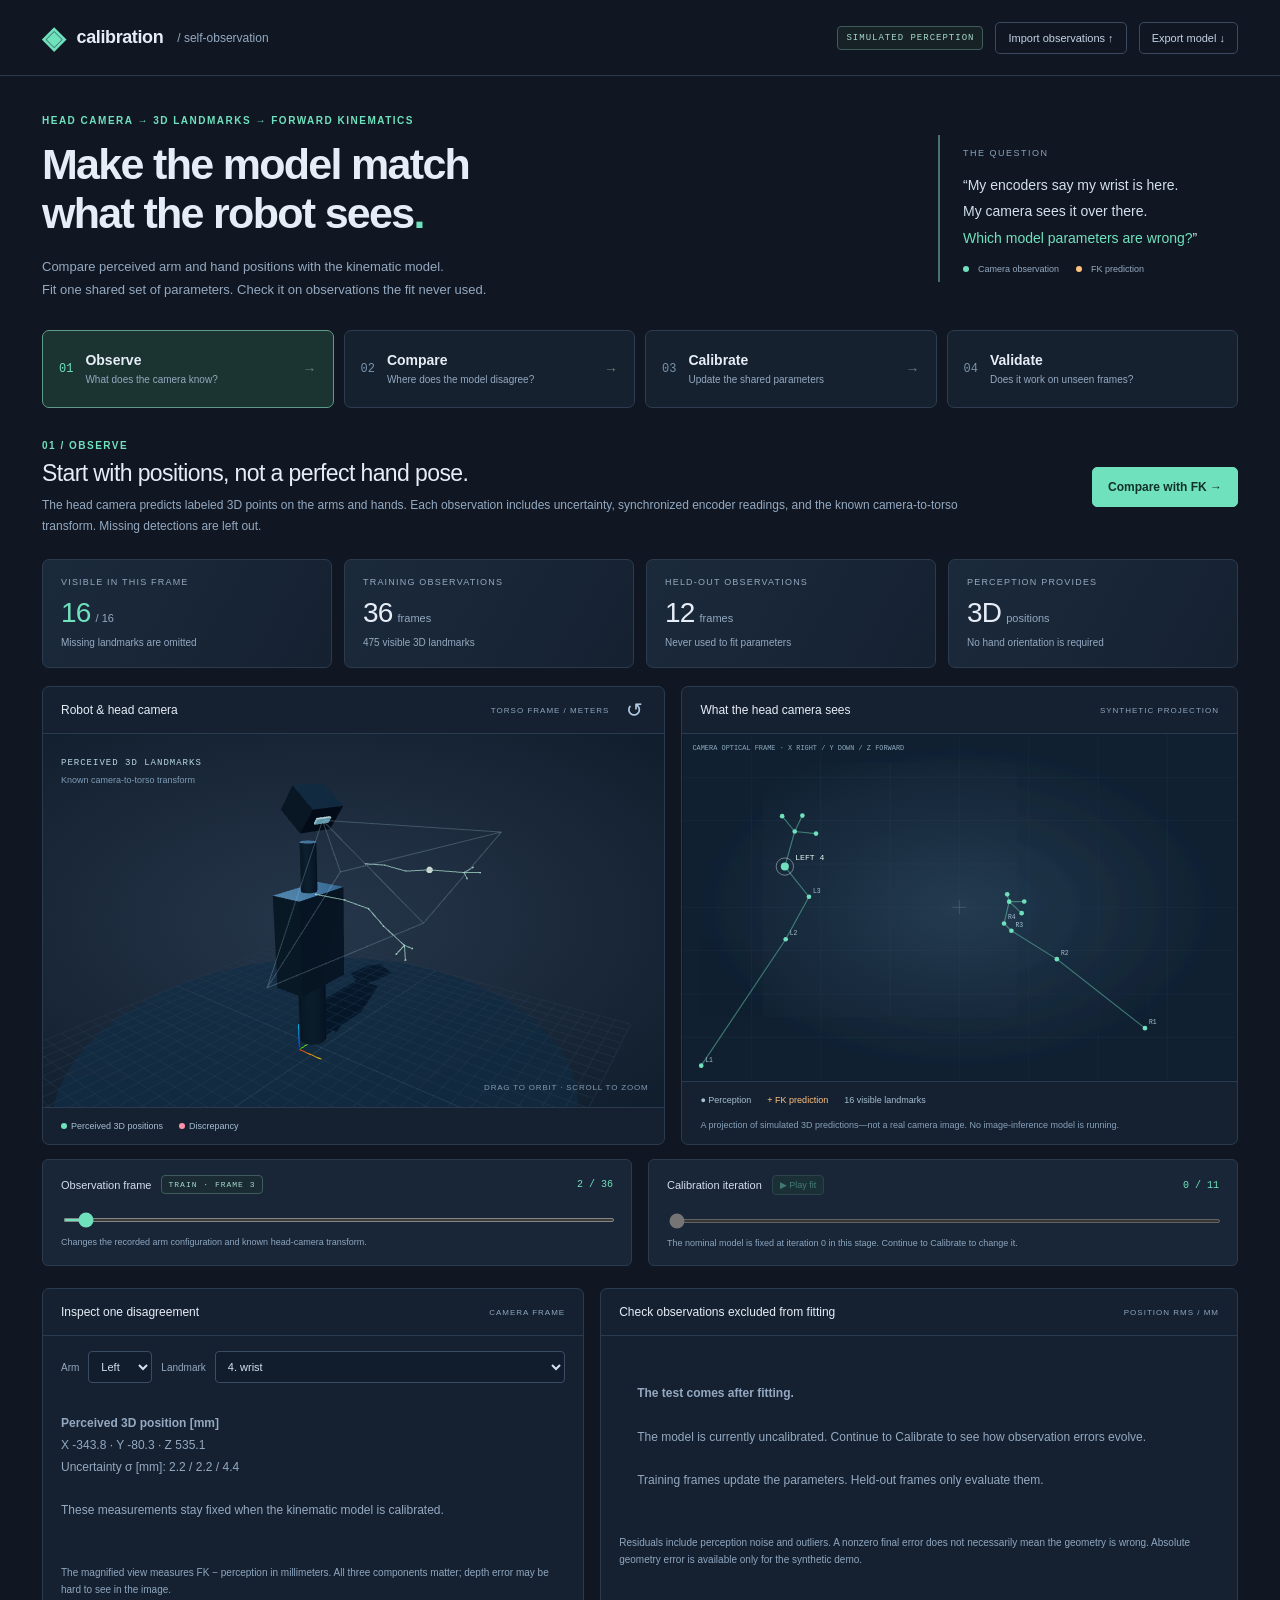
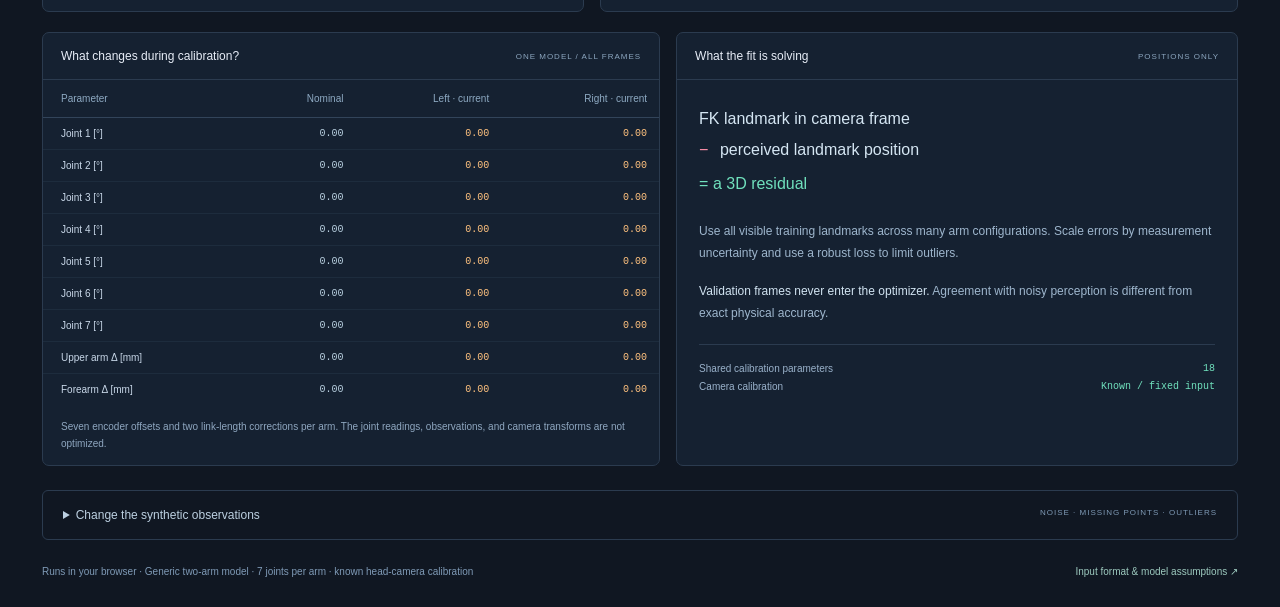
<file: calibration-lab/index.html>
<!doctype html>
<html lang="en" data-compute="browser">
<head>
  <meta charset="utf-8"><meta name="viewport" content="width=device-width, initial-scale=1">
  <meta name="theme-color" content="#101722"><title>Self-calibration · From seeing to knowing</title>
  <link rel="stylesheet" href="style.css">
  <script type="importmap">{"imports":{"three":"./vendor/three.module.js"}}</script>
</head>
<body>
  <header class="topbar"><a class="brand" href="./"><span class="brand-icon">◈</span> calibration<span class="brand-light">/ self-observation</span></a><div class="top-actions"><span id="source" class="pill">SIMULATED PERCEPTION</span><button id="import-button" class="quiet">Import observations ↑</button><input id="file-input" type="file" accept=".json,application/json" hidden><button id="export-button" class="quiet">Export model ↓</button></div></header>
  <main>
    <section class="intro"><div><div class="eyebrow">HEAD CAMERA → 3D LANDMARKS → FORWARD KINEMATICS</div><h1>Make the model match<br>what the robot sees<span>.</span></h1><p>Compare perceived arm and hand positions with the kinematic model.<br>Fit one shared set of parameters. Check it on observations the fit never used.</p></div><div class="question-card"><span>THE QUESTION</span><p>“My encoders say my wrist is here.<br>My camera sees it over there.<br><strong>Which model parameters are wrong?</strong>”</p><div><i class="dot green"></i> Camera observation <i class="dot amber"></i> FK prediction</div></div></section>
    <nav class="pipeline" aria-label="Calibration pipeline">
      <button data-stage="0" class="step active"><span class="step-number">01</span><span><b>Observe</b><small>What does the camera know?</small></span><span class="step-arrow">→</span></button>
      <button data-stage="1" class="step"><span class="step-number">02</span><span><b>Compare</b><small>Where does the model disagree?</small></span><span class="step-arrow">→</span></button>
      <button data-stage="2" class="step"><span class="step-number">03</span><span><b>Calibrate</b><small>Update the shared parameters</small></span><span class="step-arrow">→</span></button>
      <button data-stage="3" class="step"><span class="step-number">04</span><span><b>Validate</b><small>Does it work on unseen frames?</small></span></button>
    </nav>
    <div id="status" role="status" aria-live="polite">Loading the calibration experiment…</div>
    <section class="stage-explanation"><div><span id="stage-label" class="eyebrow">01 / OBSERVE</span><h2 id="stage-title">Start with positions, not a perfect hand pose.</h2><p id="stage-description"></p></div><button id="next-stage" class="primary">Compare with FK →</button></section>
    <section class="metrics" id="metrics" aria-label="Current calibration measurements"></section>
    <section class="view-grid">
      <article class="panel robot-panel"><div class="panel-header"><h3>Robot & head camera</h3><div><span class="micro">TORSO FRAME / METERS</span><button id="reset-view" class="icon-button" title="Reset 3D view">↺</button></div></div><div id="robot-view"><div class="scene-overlay"><span id="scene-state">PERCEIVED LANDMARKS</span><small>Known camera-to-torso transform</small></div><div class="orbit-note">DRAG TO ORBIT · SCROLL TO ZOOM</div><div id="webgl-error" hidden></div></div><div class="panel-footer"><span><i class="dot green"></i> Perceived 3D positions</span><span id="fk-legend"><i class="dot amber"></i> FK model</span><span><i class="dot pink"></i> Discrepancy</span></div></article>
      <article class="panel camera-panel"><div class="panel-header"><h3>What the head camera sees</h3><span id="projection-label" class="micro">SYNTHETIC PROJECTION</span></div><div id="camera-view"></div><div class="panel-footer"><span>● Perception</span><span class="amber-text">+ FK prediction</span><span id="camera-count"></span></div><p class="camera-disclaimer">A projection of 3D landmarks—not a real camera image. No image-inference model is running in this demo.</p></article>
    </section>
    <section class="scrubbers">
      <div class="scrubber"><div class="scrubber-top"><label for="observation">Observation frame</label><span id="split-badge" class="pill">TRAIN</span><output id="observation-value"></output></div><input id="observation" type="range" min="0" max="47" value="1"><p>Changes the recorded arm configuration and known head-camera transform.</p></div>
      <div class="scrubber"><div class="scrubber-top"><label for="iteration">Calibration iteration</label><button id="play" aria-label="Play actual optimizer iterations">▶ Play fit</button><output id="iteration-value"></output></div><input id="iteration" type="range" min="0" max="10" value="0"><p id="iteration-hint">Changes the FK model. Perceived positions and encoder readings stay fixed.</p></div>
    </section>
    <section class="evidence-grid">
      <article class="panel inspector"><div class="panel-header"><h3>Inspect one disagreement</h3><span class="micro">CAMERA FRAME</span></div><div class="inspector-controls"><label for="arm-select">Arm</label><select id="arm-select"><option value="0">Left</option><option value="1">Right</option></select><label for="landmark-select">Landmark</label><select id="landmark-select"></select></div><div id="residual-inspector"></div><p class="panel-note">The magnified view measures FK − perception in millimeters. All three components matter; depth error may be hard to see in the image.</p></article>
      <article class="panel"><div class="panel-header"><h3 id="chart-title">Check observations excluded from fitting</h3><span class="micro">POSITION RMS / MM</span></div><div class="chart-container" id="error-chart"></div><p class="panel-note" id="error-caption"></p></article>
    </section>
    <section class="fit-details"><article class="panel parameter-panel"><div class="panel-header"><h3>What changes during calibration?</h3><span class="micro">ONE MODEL / ALL FRAMES</span></div><div id="parameters"></div><p class="panel-note">Seven encoder offsets and two link-length corrections per arm. The joint readings, observations, and camera transforms are not optimized.</p></article><article class="panel explanation-panel"><div class="panel-header"><h3>What the fit is solving</h3><span class="micro">POSITIONS ONLY</span></div><div class="equation">FK landmark in camera frame<br><span>−</span> perceived landmark position<br><strong>= a 3D residual</strong></div><p>Use all visible training landmarks across many arm configurations. Scale errors by measurement uncertainty and use a robust loss to limit outliers.</p><p><b>Validation frames never enter the optimizer.</b> Agreement with noisy perception is different from exact physical accuracy.</p><div id="fit-diagnostics"></div></article></section>
    <details id="data-settings" class="settings"><summary>Change the synthetic observations <span>NOISE · MISSING POINTS · OUTLIERS</span></summary><div class="settings-grid"><label>Recorded frames<select id="frame-count"><option>24</option><option selected>48</option><option>72</option><option>96</option></select></label><label>Lateral noise [mm]<input id="noise" type="number" min="0" max="8" step=".5" value="2"></label><label>Missing detections<select id="missing"><option value="0">0%</option><option value="0.15" selected>15%</option><option value="0.3">30%</option><option value="0.4">40%</option></select></label><label>Unflagged outliers<select id="outliers"><option value="0">0%</option><option value="0.04" selected>4%</option><option value="0.1">10%</option><option value="0.15">15%</option></select></label><button id="run-demo" class="primary">Generate & calibrate →</button></div><p>Depth noise is twice lateral noise, before per-point uncertainty scaling. Visibility uses field of view and random dropout, not a rendered occlusion model. Demo truth is used only for evaluation.</p></details>
    <footer><span>Runs in your browser · Generic two-arm model · 7 joints per arm · known head-camera calibration</span><a href="guide.html">Input format & model assumptions ↗</a></footer>
  </main>
  <script type="module" src="app.js"></script>
</body>
</html>
</file>
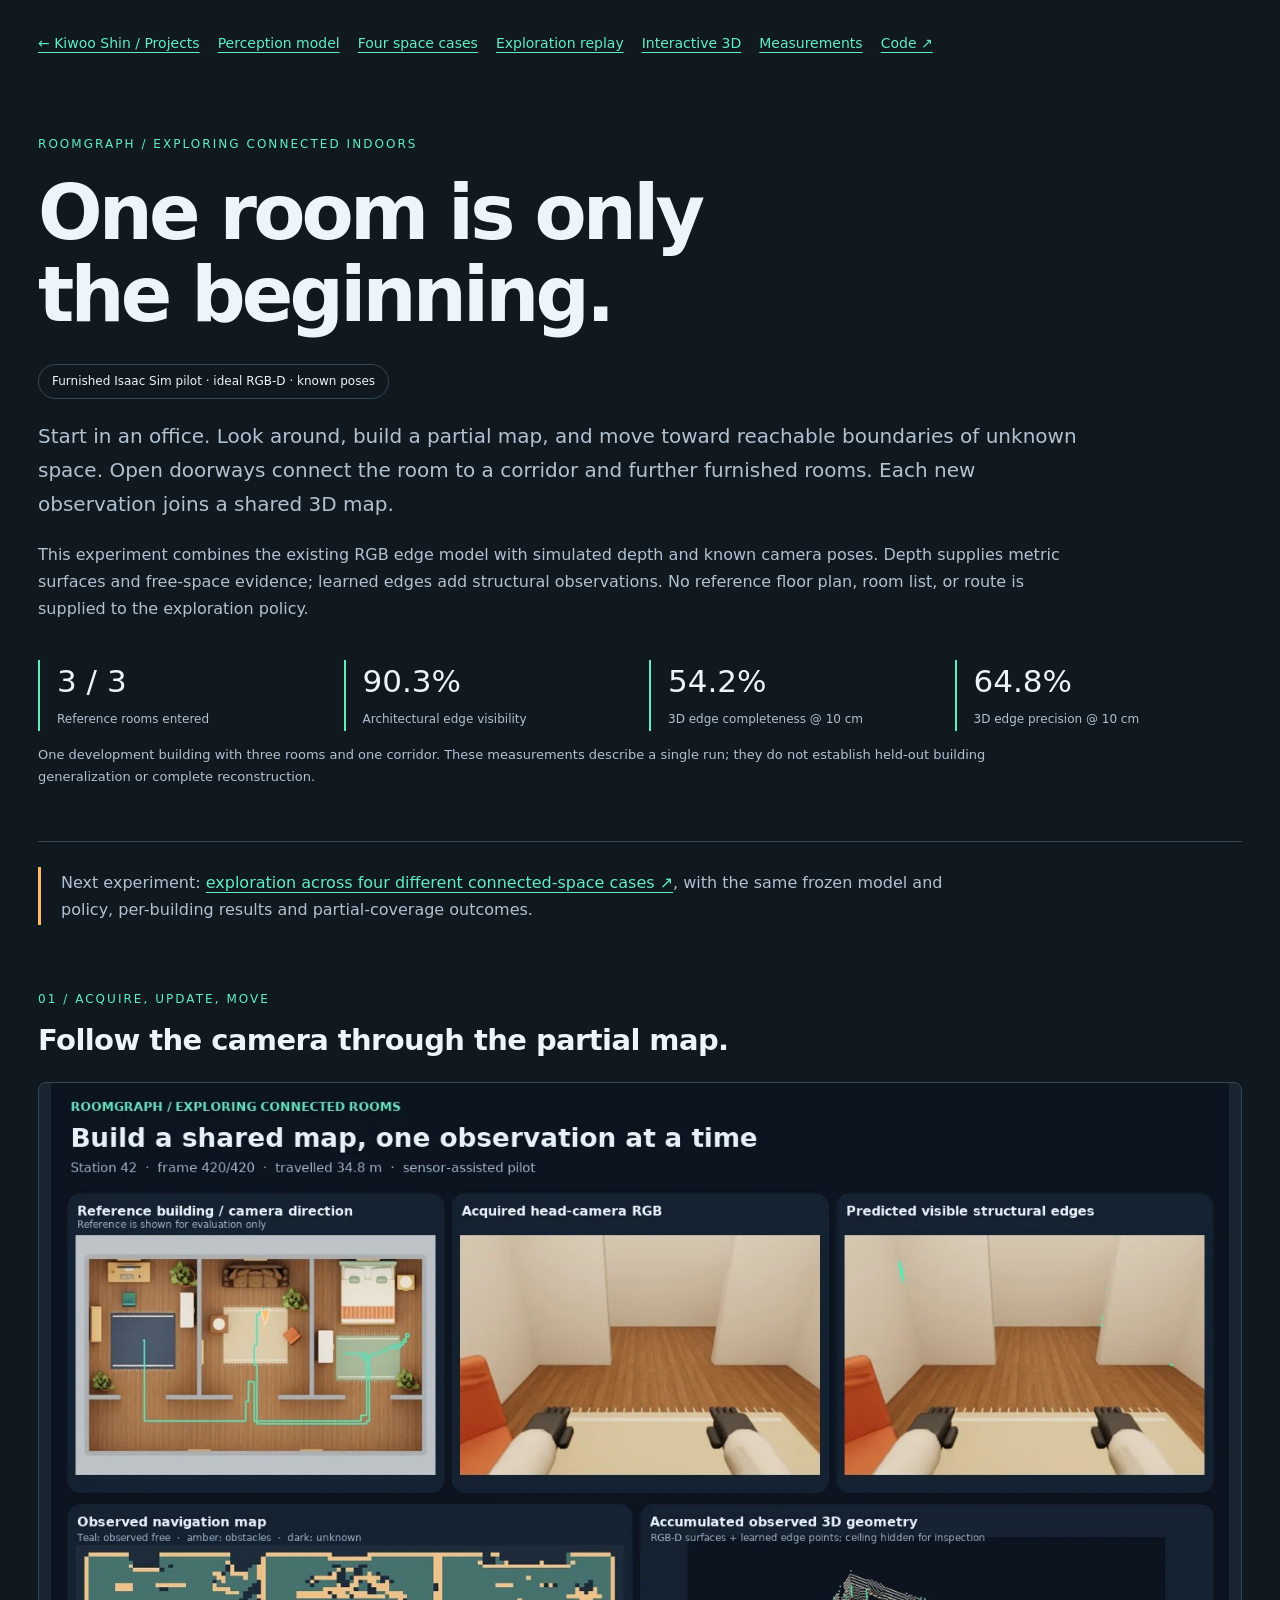
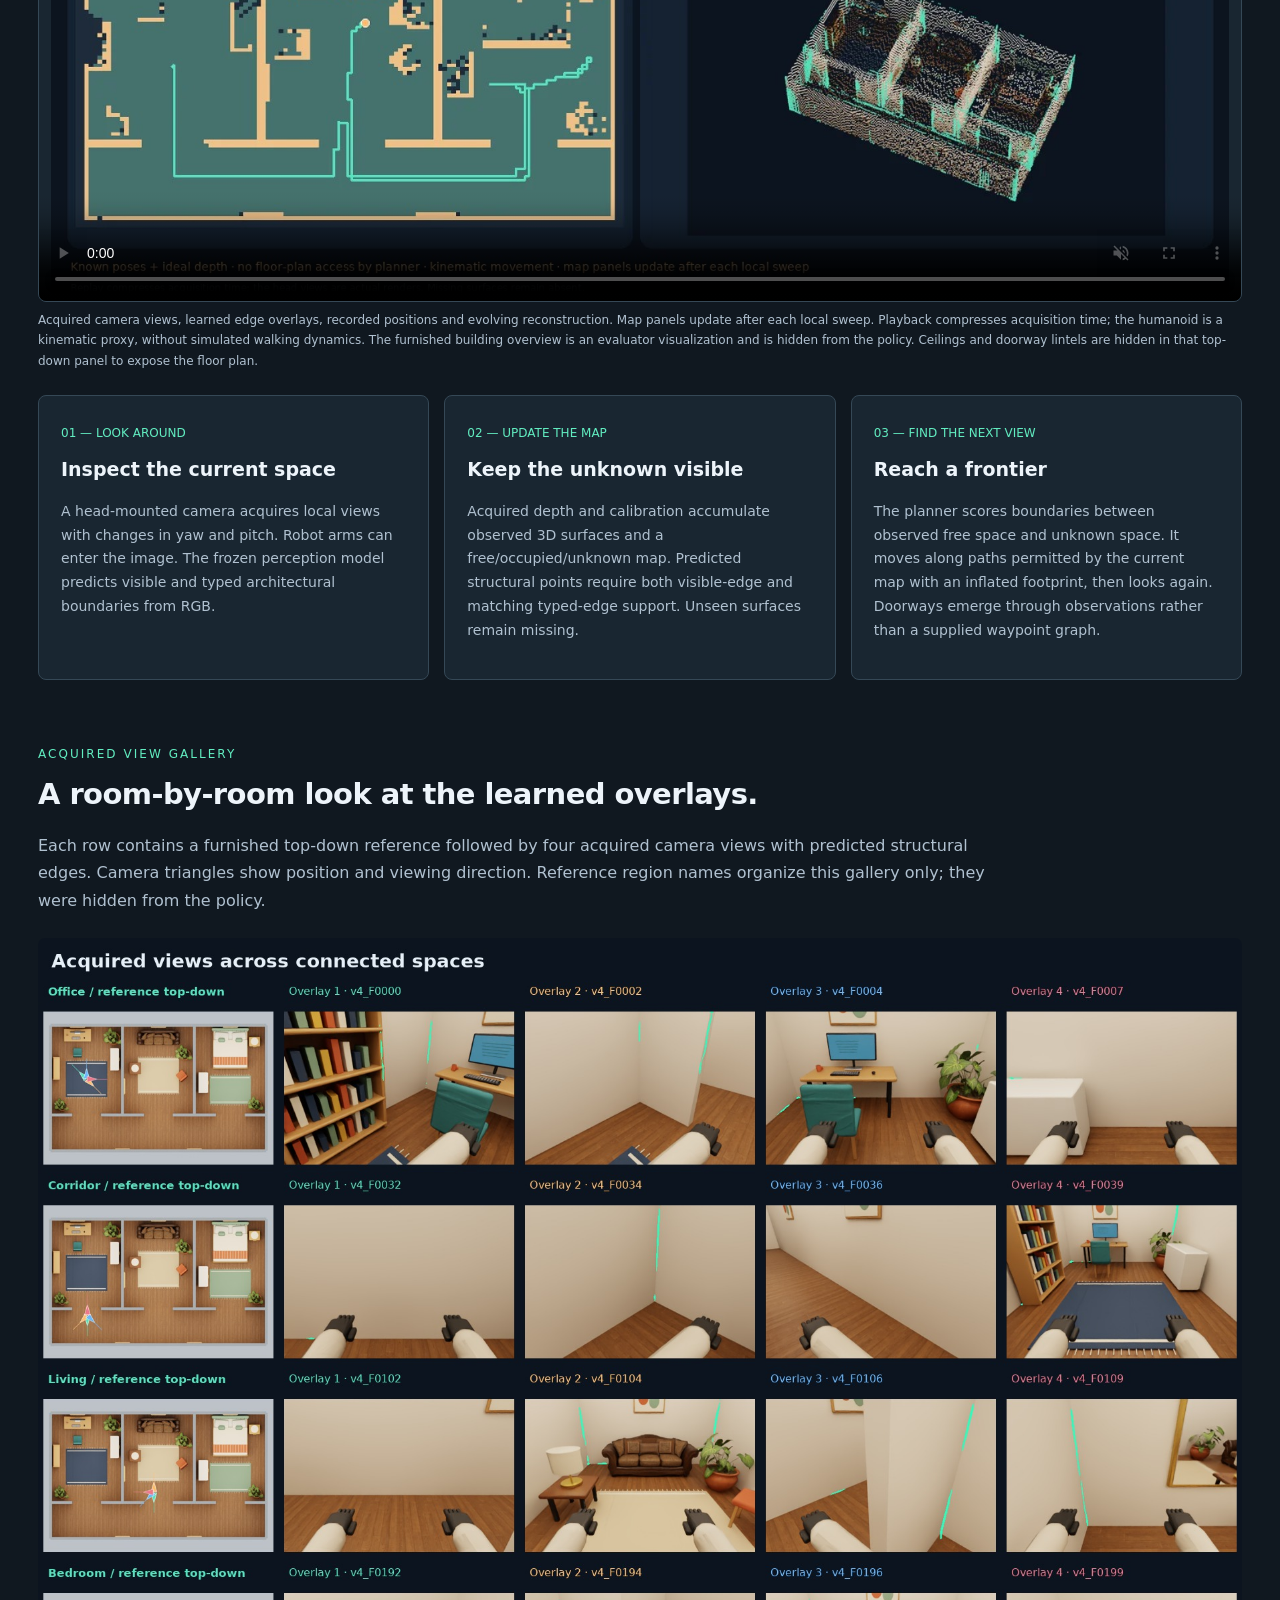
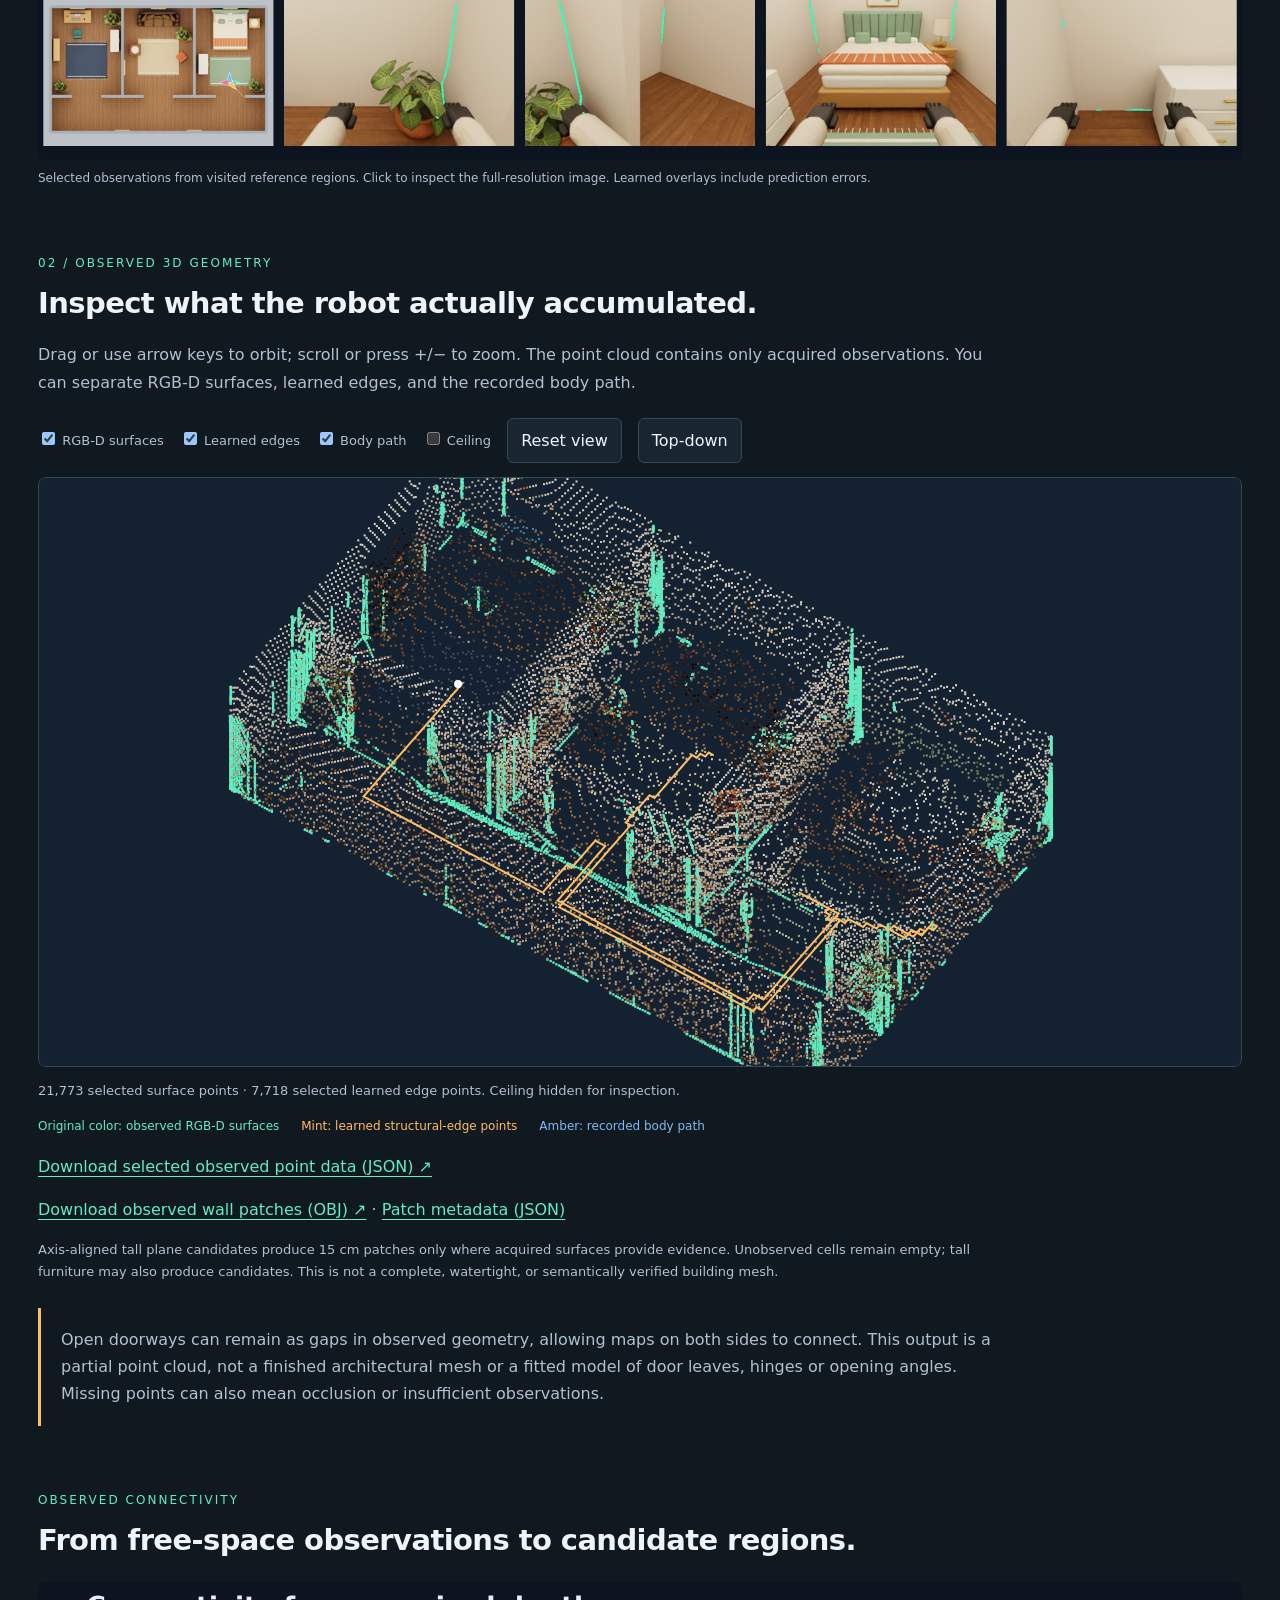
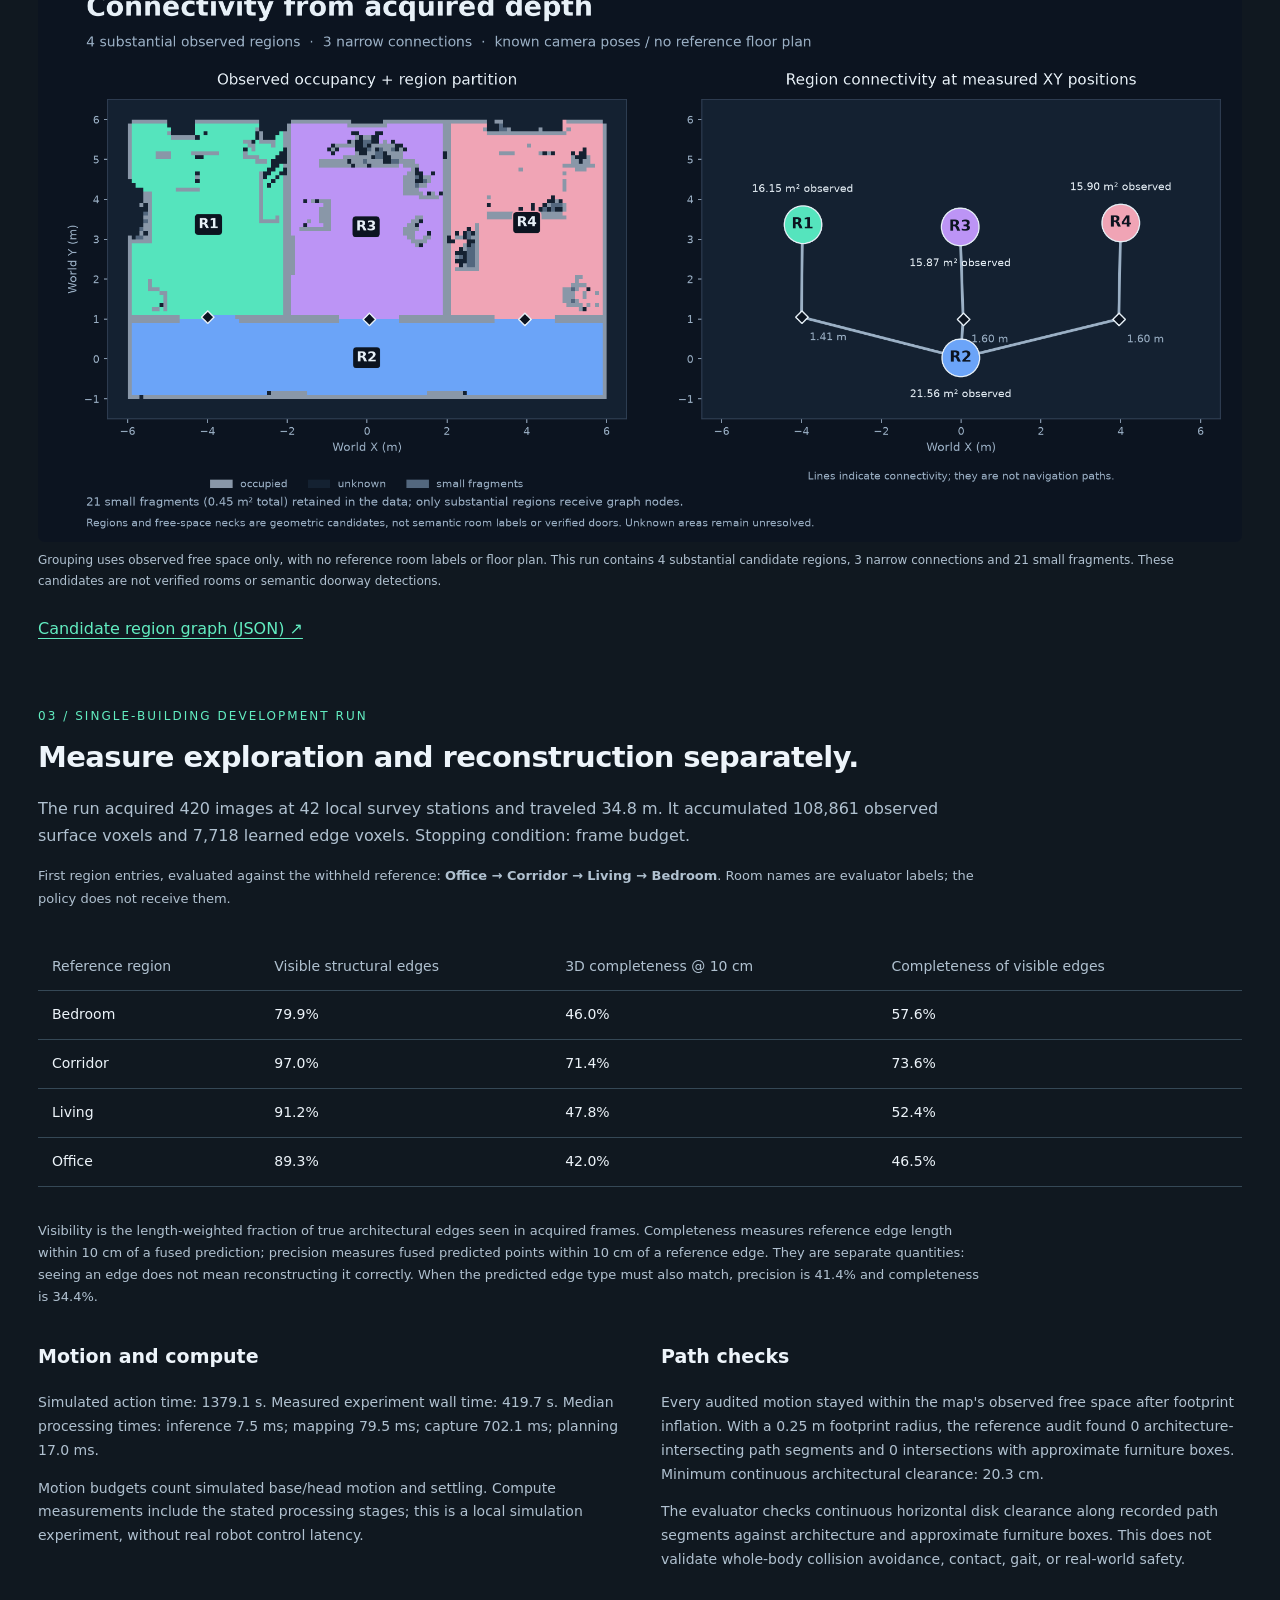
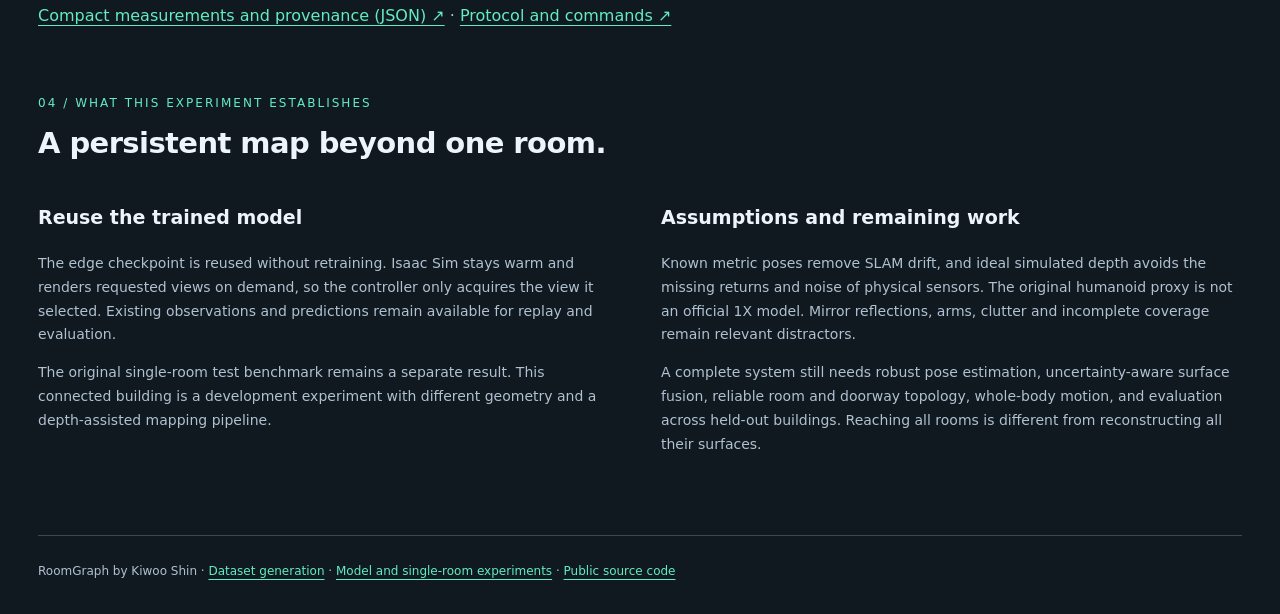
<file: roomgraph-multiroom/index.html>
<!doctype html>
<html lang="en">
<head>
<meta charset="utf-8"><meta name="viewport" content="width=device-width,initial-scale=1">
<title>RoomGraph — Exploring connected rooms | Kiwoo Shin</title>
<meta name="description" content="A humanoid head camera explores a furnished office, corridor, living room and bedroom using acquired RGB-D observations, learned structural edges and known camera poses.">
<link rel="canonical" href="https://kiwooshin.github.io/roomgraph-multiroom/">
<meta property="og:title" content="RoomGraph — One room is only the beginning">
<meta property="og:image" content="https://kiwooshin.github.io/media/roomgraph-multiroom/poster.jpg">
<link rel="stylesheet" href="../roomgraph-perception/style.css"><link rel="stylesheet" href="style.css">
<script src="scene.js" defer></script>
</head>
<body><main>
<nav><a href="../#roomgraph-perception">← Kiwoo Shin / Projects</a><a href="../roomgraph-perception/">Perception model</a><a href="../roomgraph-spaces/">Four space cases</a><a href="#replay">Exploration replay</a><a href="#map">Interactive 3D</a><a href="#results">Measurements</a><a href="https://github.com/KiwooShin/roomgraph">Code ↗</a></nav>
<header class="hero"><p class="eyebrow">ROOMGRAPH / EXPLORING CONNECTED INDOORS</p>
<h1>One room is only<br>the beginning.</h1>
<span class="badge">Furnished Isaac Sim pilot · ideal RGB-D · known poses</span>
<p class="lead">Start in an office. Look around, build a partial map, and move toward reachable boundaries of unknown space. Open doorways connect the room to a corridor and further furnished rooms. Each new observation joins a shared 3D map.</p>
<p>This experiment combines the existing RGB edge model with simulated depth and known camera poses. Depth supplies metric surfaces and free-space evidence; learned edges add structural observations. No reference floor plan, room list, or route is supplied to the exploration policy.</p>
<div class="stats"><div class="stat"><strong>3 / 3</strong><span>Reference rooms entered</span></div><div class="stat"><strong>90.3%</strong><span>Architectural edge visibility</span></div><div class="stat"><strong>54.2%</strong><span>3D edge completeness @ 10 cm</span></div><div class="stat"><strong>64.8%</strong><span>3D edge precision @ 10 cm</span></div></div>
<p class="caption">One development building with three rooms and one corridor. These measurements describe a single run; they do not establish held-out building generalization or complete reconstruction.</p>
</header>
<p class="callout">Next experiment: <a href="../roomgraph-spaces/">exploration across four different connected-space cases ↗</a>, with the same frozen model and policy, per-building results and partial-coverage outcomes.</p>
<section id="replay"><p class="eyebrow">01 / ACQUIRE, UPDATE, MOVE</p><h2>Follow the camera through the partial map.</h2>
<figure class="active-head-video"><video controls playsinline loop muted preload="metadata" poster="../media/roomgraph-multiroom/poster.jpg" aria-label="Connected room exploration with furnished top-down camera direction, RGB, learned edge overlay and accumulated map"><source src="../media/roomgraph-multiroom/multiroom.mp4" type="video/mp4"><a href="../media/roomgraph-multiroom/multiroom.mp4">Download the exploration replay</a></video><figcaption>Acquired camera views, learned edge overlays, recorded positions and evolving reconstruction. Map panels update after each local sweep. Playback compresses acquisition time; the humanoid is a kinematic proxy, without simulated walking dynamics. The furnished building overview is an evaluator visualization and is hidden from the policy. Ceilings and doorway lintels are hidden in that top-down panel to expose the floor plan.</figcaption></figure>
<div class="pipeline"><article><span class="number">01 — LOOK AROUND</span><h3>Inspect the current space</h3><p>A head-mounted camera acquires local views with changes in yaw and pitch. Robot arms can enter the image. The frozen perception model predicts visible and typed architectural boundaries from RGB.</p></article><article><span class="number">02 — UPDATE THE MAP</span><h3>Keep the unknown visible</h3><p>Acquired depth and calibration accumulate observed 3D surfaces and a free/occupied/unknown map. Predicted structural points require both visible-edge and matching typed-edge support. Unseen surfaces remain missing.</p></article><article><span class="number">03 — FIND THE NEXT VIEW</span><h3>Reach a frontier</h3><p>The planner scores boundaries between observed free space and unknown space. It moves along paths permitted by the current map with an inflated footprint, then looks again. Doorways emerge through observations rather than a supplied waypoint graph.</p></article></div>
</section>
<section id="views"><p class="eyebrow">ACQUIRED VIEW GALLERY</p><h2>A room-by-room look at the learned overlays.</h2><p>Each row contains a furnished top-down reference followed by four acquired camera views with predicted structural edges. Camera triangles show position and viewing direction. Reference region names organize this gallery only; they were hidden from the policy.</p><figure><a href="../media/roomgraph-multiroom/overview.jpg"><img src="../media/roomgraph-multiroom/overview.jpg" loading="lazy" alt="Four region rows, each with a furnished top-down camera overview and four learned structural edge overlays"></a><figcaption>Selected observations from visited reference regions. Click to inspect the full-resolution image. Learned overlays include prediction errors.</figcaption></figure></section>
<section id="map"><p class="eyebrow">02 / OBSERVED 3D GEOMETRY</p><h2>Inspect what the robot actually accumulated.</h2><p>Drag or use arrow keys to orbit; scroll or press +/− to zoom. The point cloud contains only acquired observations. You can separate RGB-D surfaces, learned edges, and the recorded body path.</p>
<div class="toolbar"><label><input id="surfaces" type="checkbox" checked> RGB-D surfaces</label><label><input id="edges" type="checkbox" checked> Learned edges</label><label><input id="path" type="checkbox" checked> Body path</label><label><input id="ceiling" type="checkbox"> Ceiling</label><button id="reset" type="button">Reset view</button><button id="top" type="button">Top-down</button></div>
<canvas id="cloud" tabindex="0" role="img" aria-label="Interactive accumulated RGB-D surface and learned structural edge point cloud; arrow keys orbit, plus and minus zoom">An observed 3D point cloud with predicted structural edges. Use the point-data download to inspect the geometry independently.</canvas><p id="cloud-status" class="caption" role="status">Loading observed point data…</p>
<div class="legend"><span>Original color: observed RGB-D surfaces</span><span>Mint: learned structural-edge points</span><span>Amber: recorded body path</span></div>
<p><a href="../media/roomgraph-multiroom/cloud.json">Download selected observed point data (JSON) ↗</a></p>
<p><a href="../media/roomgraph-multiroom/observed_walls.obj">Download observed wall patches (OBJ) ↗</a> · <a href="../media/roomgraph-multiroom/observed_walls.json">Patch metadata (JSON)</a></p><p class="caption">Axis-aligned tall plane candidates produce 15 cm patches only where acquired surfaces provide evidence. Unobserved cells remain empty; tall furniture may also produce candidates. This is not a complete, watertight, or semantically verified building mesh.</p>
<div class="callout"><p>Open doorways can remain as gaps in observed geometry, allowing maps on both sides to connect. This output is a partial point cloud, not a finished architectural mesh or a fitted model of door leaves, hinges or opening angles. Missing points can also mean occlusion or insufficient observations.</p></div>
</section>
<section id="topology"><p class="eyebrow">OBSERVED CONNECTIVITY</p><h2>From free-space observations to candidate regions.</h2><figure><a href="../media/roomgraph-multiroom/topology.png"><img src="../media/roomgraph-multiroom/topology.png" loading="lazy" alt="Candidate regions and narrow connections extracted from the observed free-space map"></a><figcaption>Grouping uses observed free space only, with no reference room labels or floor plan. This run contains 4 substantial candidate regions, 3 narrow connections and 21 small fragments. These candidates are not verified rooms or semantic doorway detections.</figcaption></figure><p><a href="../media/roomgraph-multiroom/topology.json">Candidate region graph (JSON) ↗</a></p></section>
<section id="results"><p class="eyebrow">03 / SINGLE-BUILDING DEVELOPMENT RUN</p><h2>Measure exploration and reconstruction separately.</h2>
<p>The run acquired 420 images at 42 local survey stations and traveled 34.8 m. It accumulated 108,861 observed surface voxels and 7,718 learned edge voxels. Stopping condition: frame budget.</p><p class="caption">First region entries, evaluated against the withheld reference: <strong>Office → Corridor → Living → Bedroom</strong>. Room names are evaluator labels; the policy does not receive them.</p>
<div class="table-scroll"><table><thead><tr><th>Reference region</th><th>Visible structural edges</th><th>3D completeness @ 10 cm</th><th>Completeness of visible edges</th></tr></thead><tbody><tr><td>Bedroom</td><td>79.9%</td><td>46.0%</td><td>57.6%</td></tr>
<tr><td>Corridor</td><td>97.0%</td><td>71.4%</td><td>73.6%</td></tr>
<tr><td>Living</td><td>91.2%</td><td>47.8%</td><td>52.4%</td></tr>
<tr><td>Office</td><td>89.3%</td><td>42.0%</td><td>46.5%</td></tr></tbody></table></div>
<p class="caption">Visibility is the length-weighted fraction of true architectural edges seen in acquired frames. Completeness measures reference edge length within 10 cm of a fused prediction; precision measures fused predicted points within 10 cm of a reference edge. They are separate quantities: seeing an edge does not mean reconstructing it correctly. When the predicted edge type must also match, precision is 41.4% and completeness is 34.4%.</p>
<div class="notes"><article><h3>Motion and compute</h3><p>Simulated action time: 1379.1 s. Measured experiment wall time: 419.7 s. Median processing times: inference 7.5 ms; mapping 79.5 ms; capture 702.1 ms; planning 17.0 ms.</p><p>Motion budgets count simulated base/head motion and settling. Compute measurements include the stated processing stages; this is a local simulation experiment, without real robot control latency.</p></article><article><h3>Path checks</h3><p>Every audited motion stayed within the map's observed free space after footprint inflation. With a 0.25 m footprint radius, the reference audit found 0 architecture-intersecting path segments and 0 intersections with approximate furniture boxes. Minimum continuous architectural clearance: 20.3 cm.</p><p>The evaluator checks continuous horizontal disk clearance along recorded path segments against architecture and approximate furniture boxes. This does not validate whole-body collision avoidance, contact, gait, or real-world safety.</p></article></div>
<p><a href="../media/roomgraph-multiroom/summary.json">Compact measurements and provenance (JSON) ↗</a> · <a href="https://github.com/KiwooShin/roomgraph/blob/feat/isaac-dataset/docs/multiroom-experiment.md">Protocol and commands ↗</a></p>
</section>
<section><p class="eyebrow">04 / WHAT THIS EXPERIMENT ESTABLISHES</p><h2>A persistent map beyond one room.</h2><div class="notes"><article><h3>Reuse the trained model</h3><p>The edge checkpoint is reused without retraining. Isaac Sim stays warm and renders requested views on demand, so the controller only acquires the view it selected. Existing observations and predictions remain available for replay and evaluation.</p><p>The original single-room test benchmark remains a separate result. This connected building is a development experiment with different geometry and a depth-assisted mapping pipeline.</p></article><article><h3>Assumptions and remaining work</h3><p>Known metric poses remove SLAM drift, and ideal simulated depth avoids the missing returns and noise of physical sensors. The original humanoid proxy is not an official 1X model. Mirror reflections, arms, clutter and incomplete coverage remain relevant distractors.</p><p>A complete system still needs robust pose estimation, uncertainty-aware surface fusion, reliable room and doorway topology, whole-body motion, and evaluation across held-out buildings. Reaching all rooms is different from reconstructing all their surfaces.</p></article></div></section>
<footer>RoomGraph by Kiwoo Shin · <a href="../roomgraph/">Dataset generation</a> · <a href="../roomgraph-perception/">Model and single-room experiments</a> · <a href="https://github.com/KiwooShin/roomgraph">Public source code</a></footer>
</main></body></html>
</file>
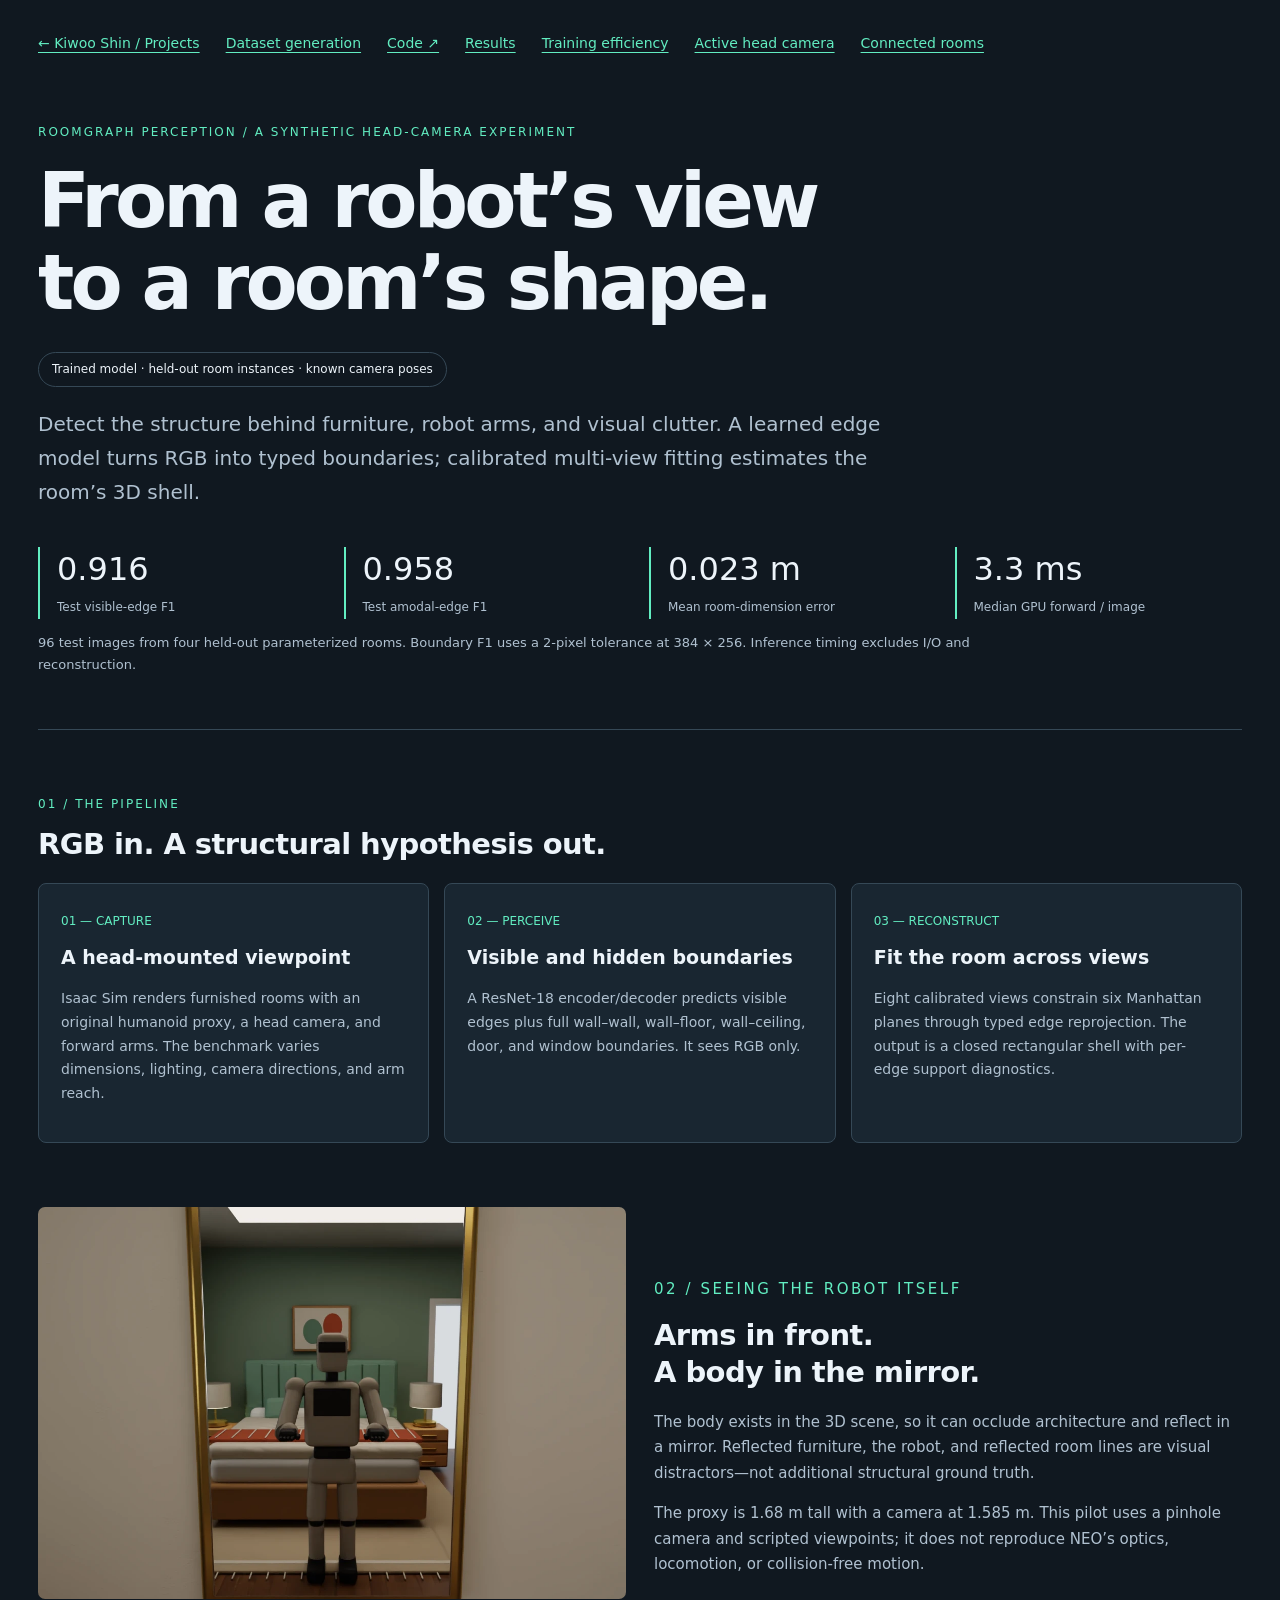
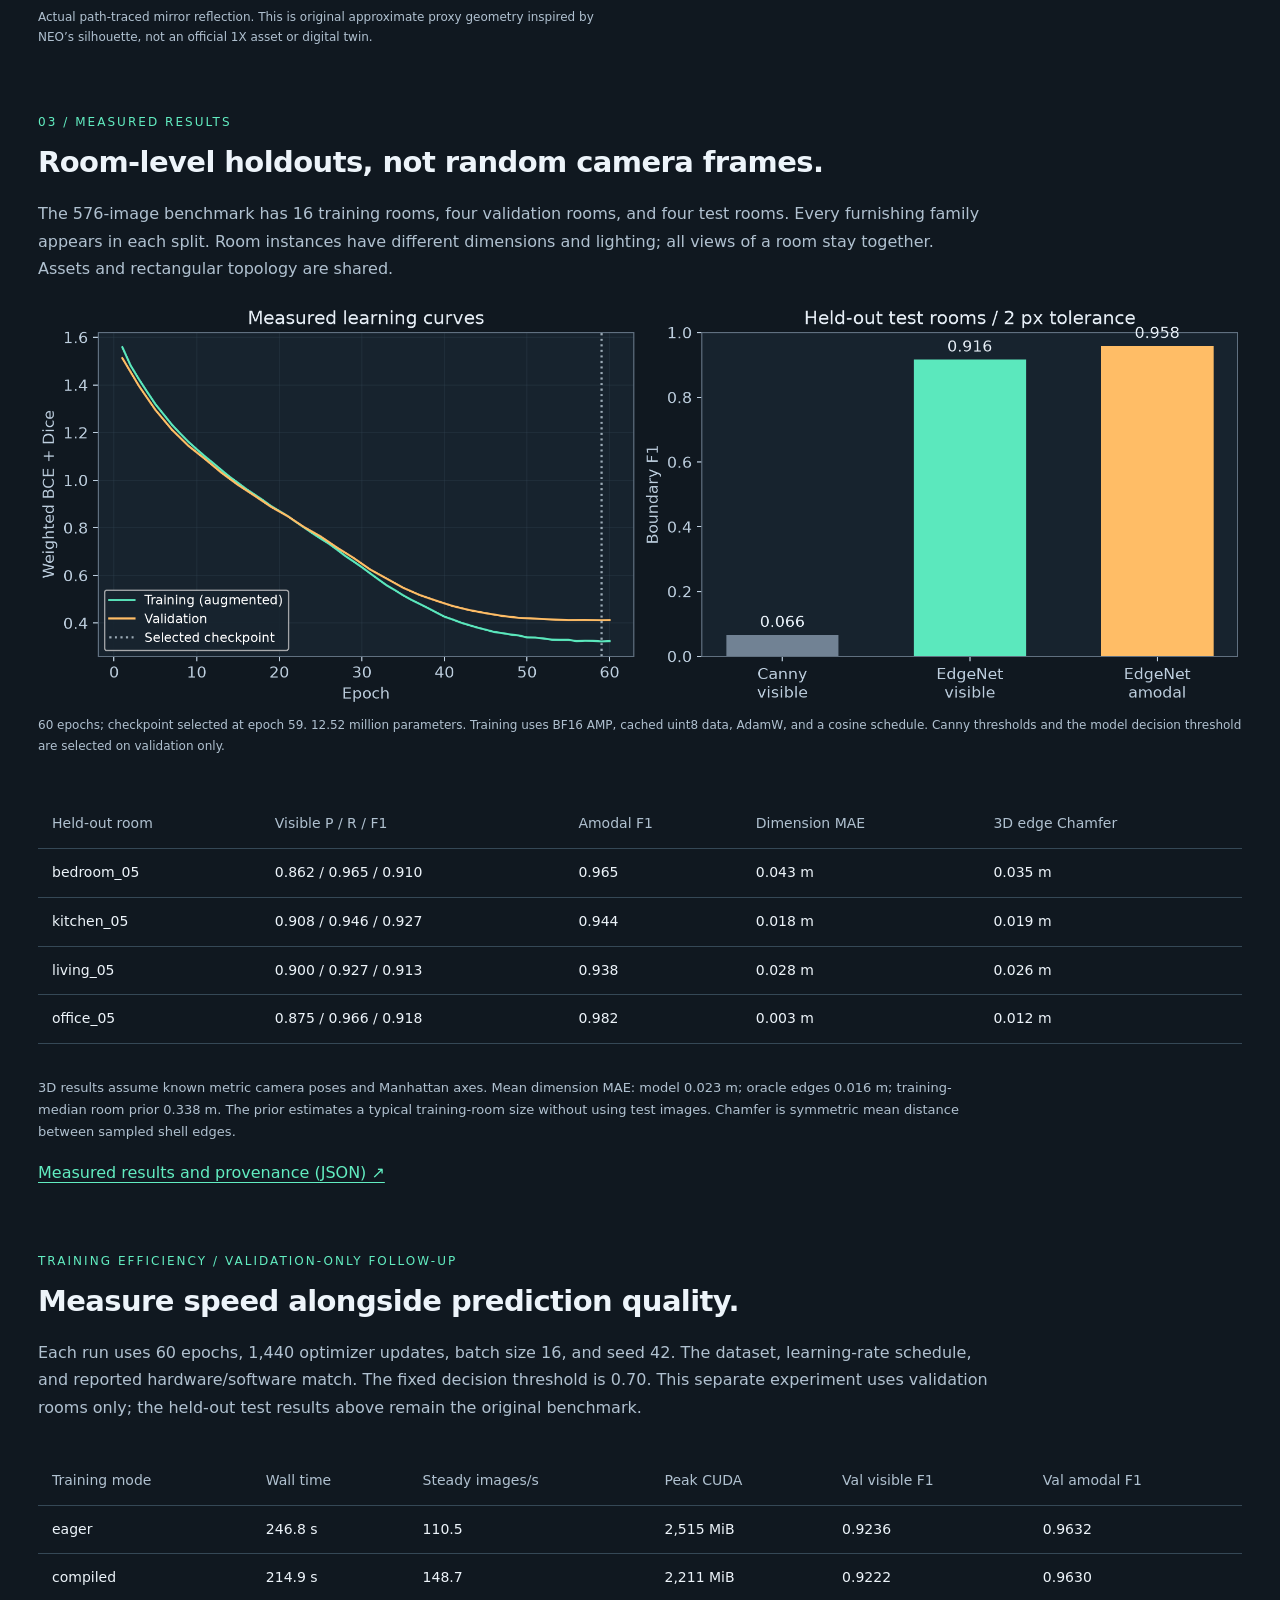
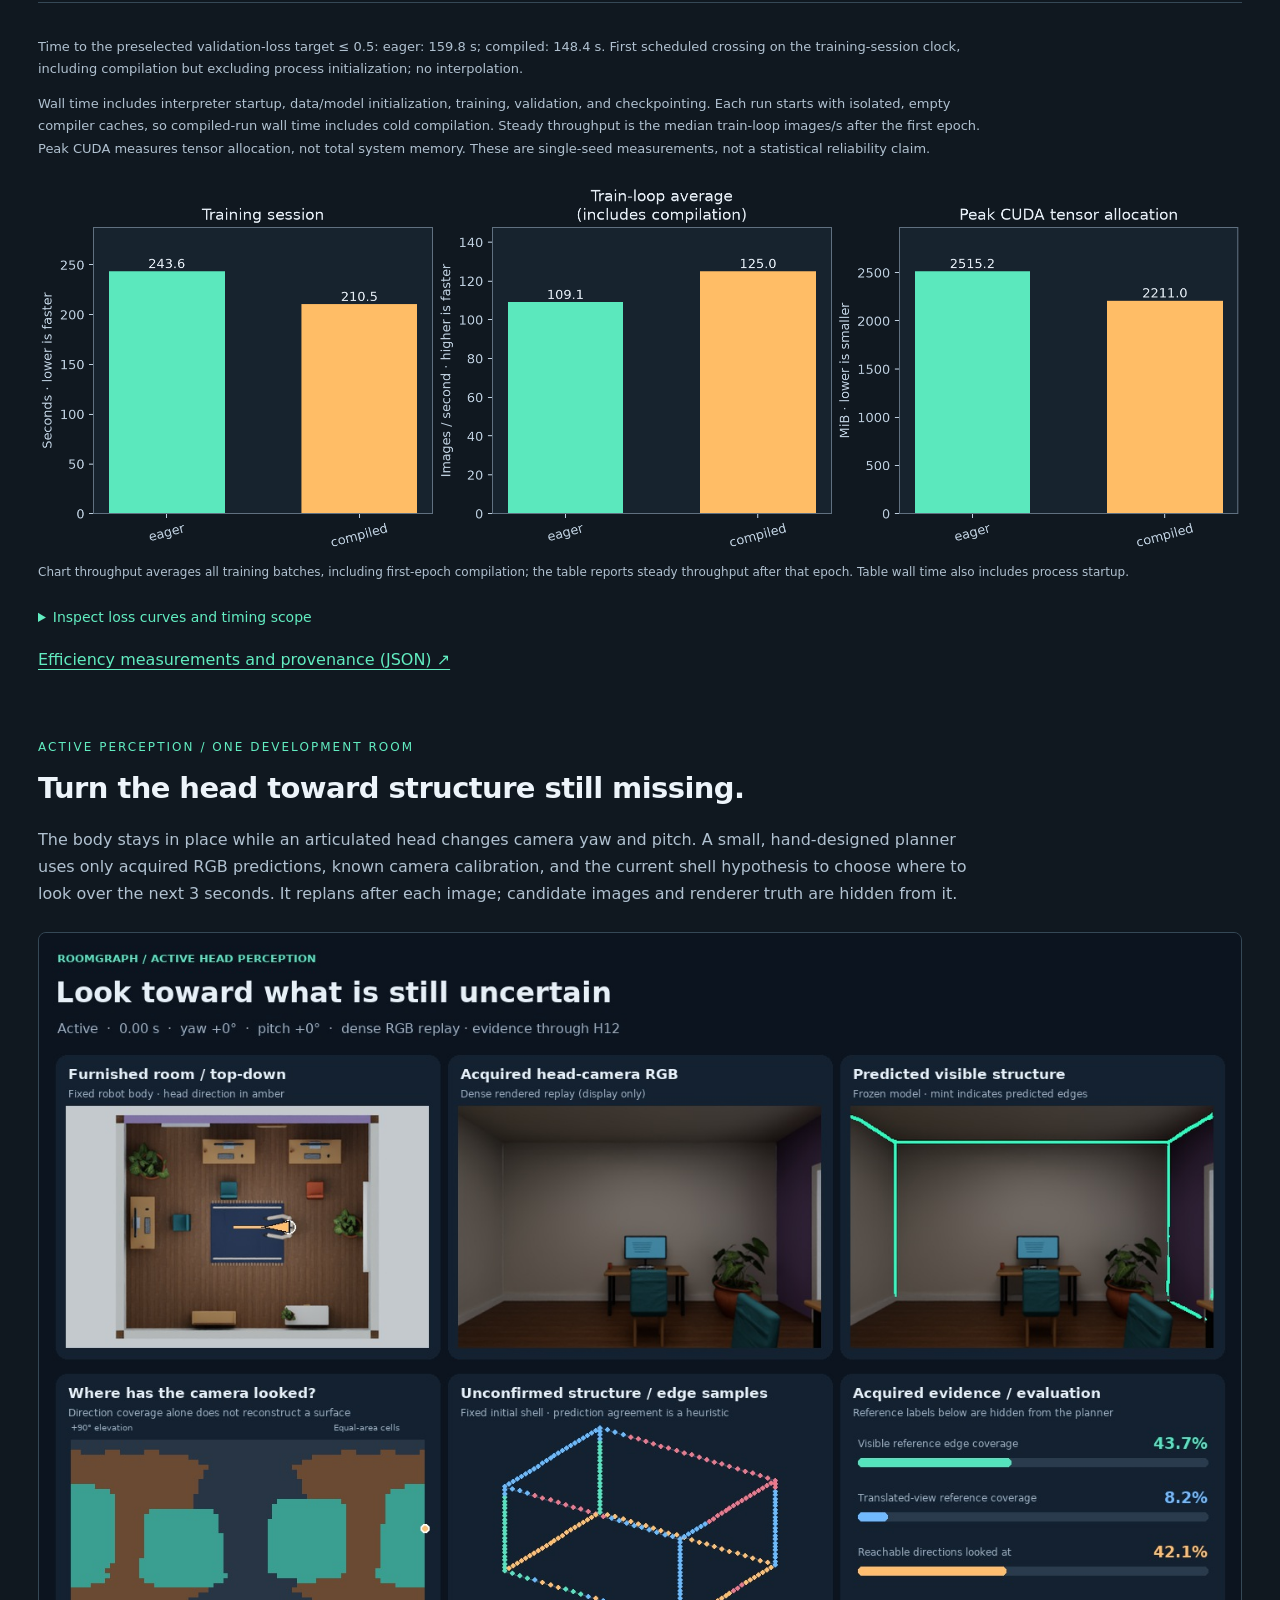
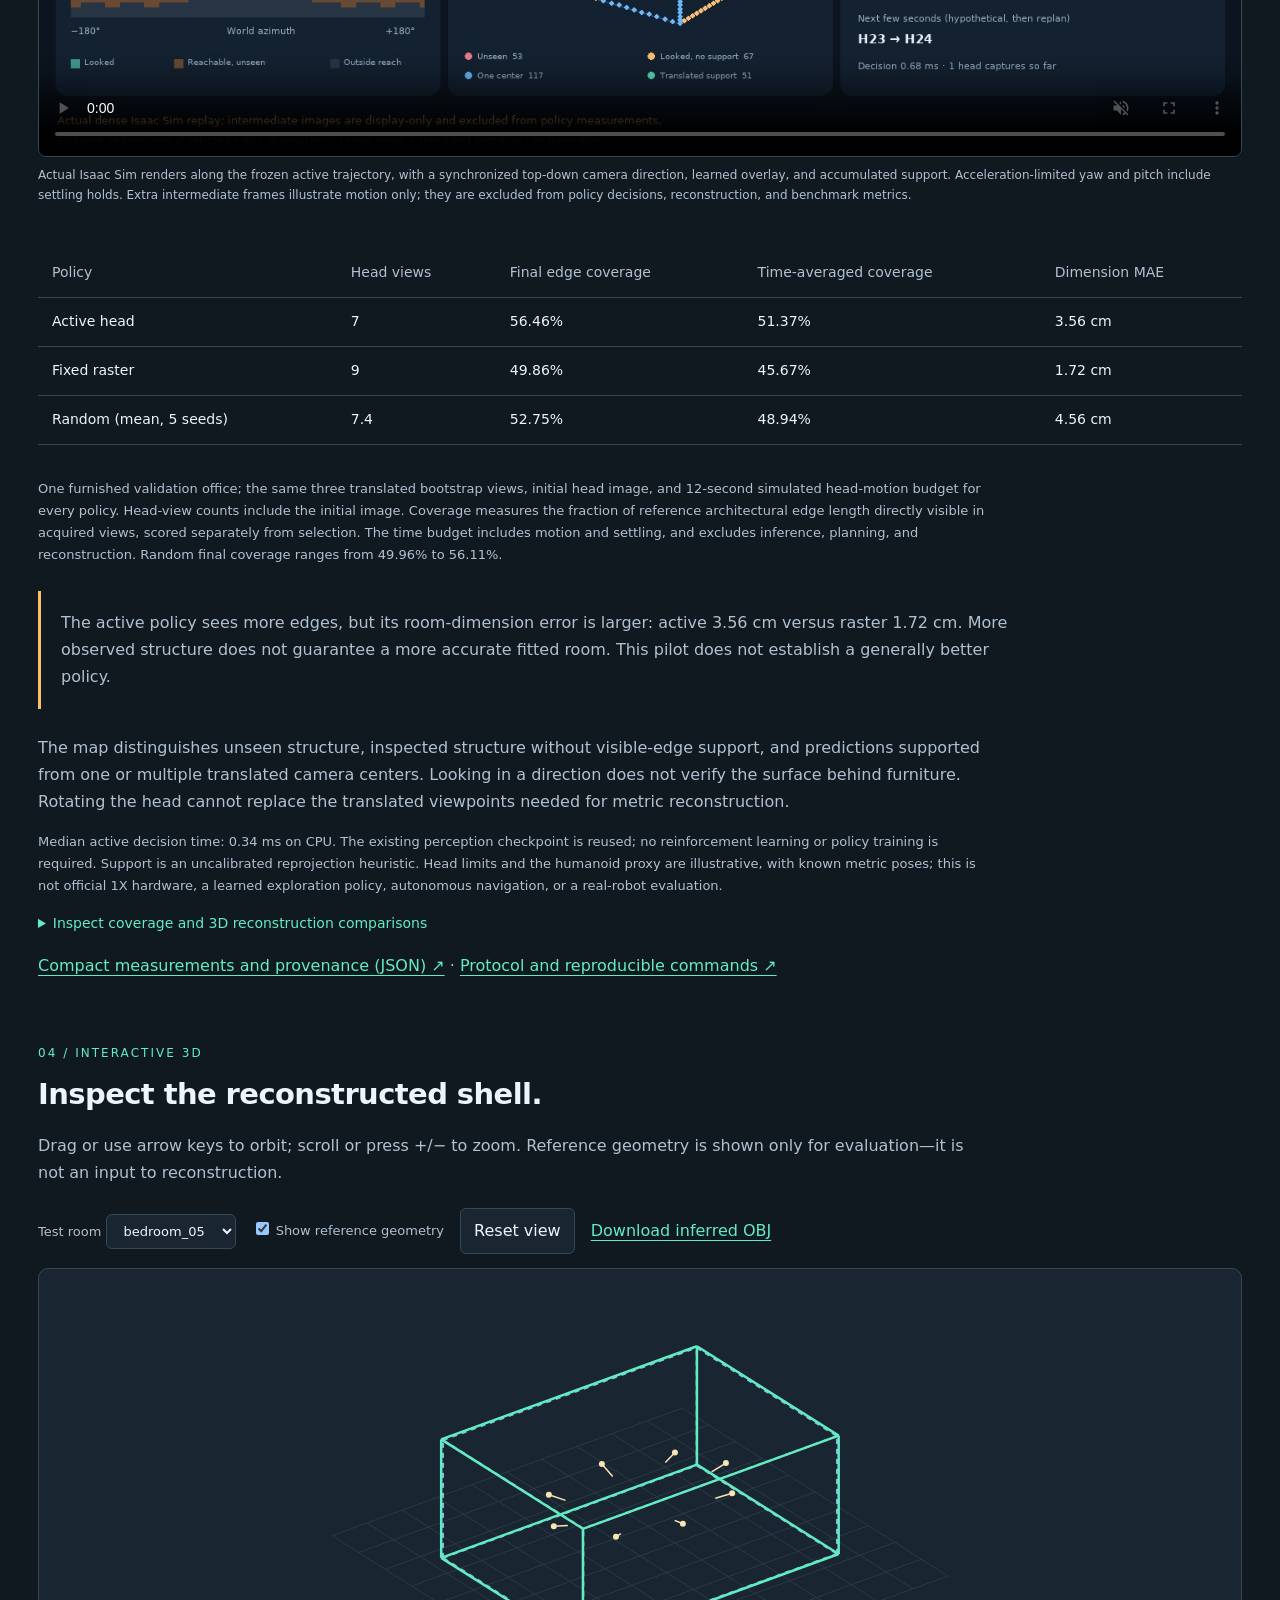
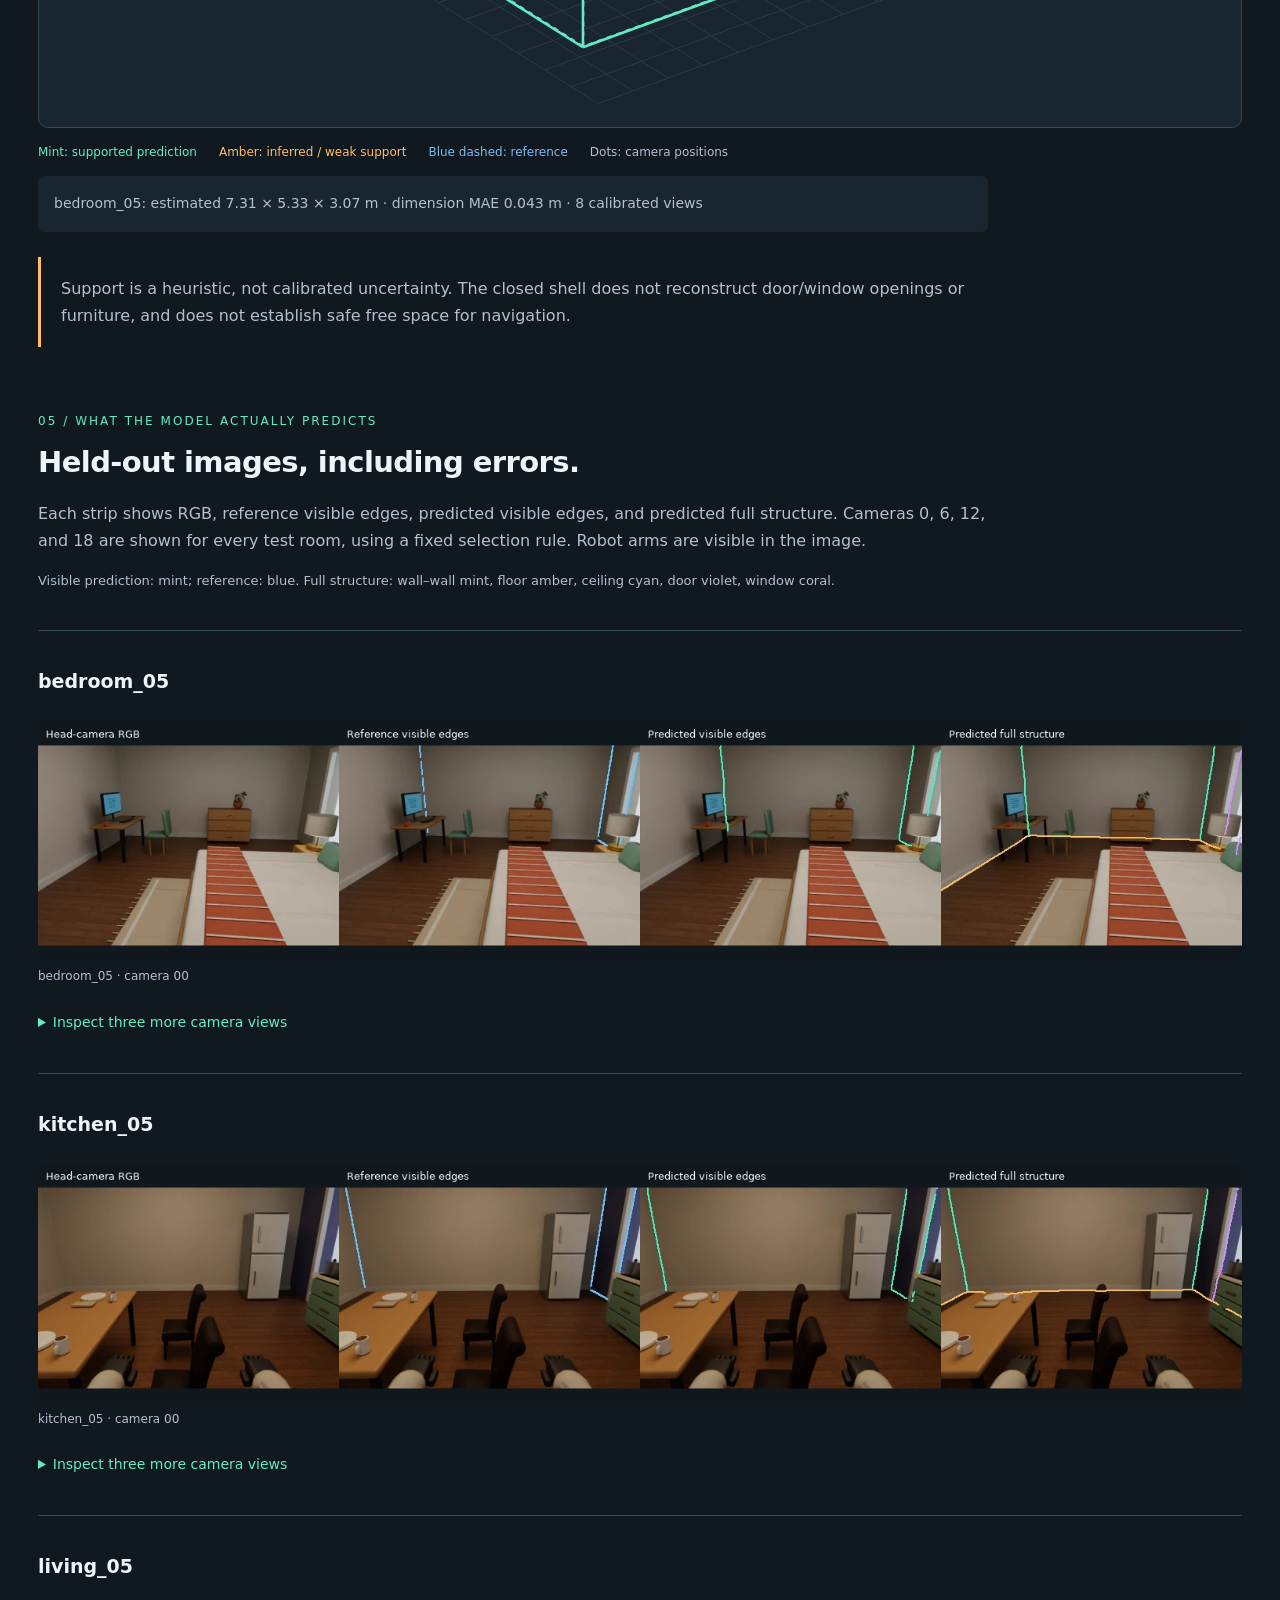
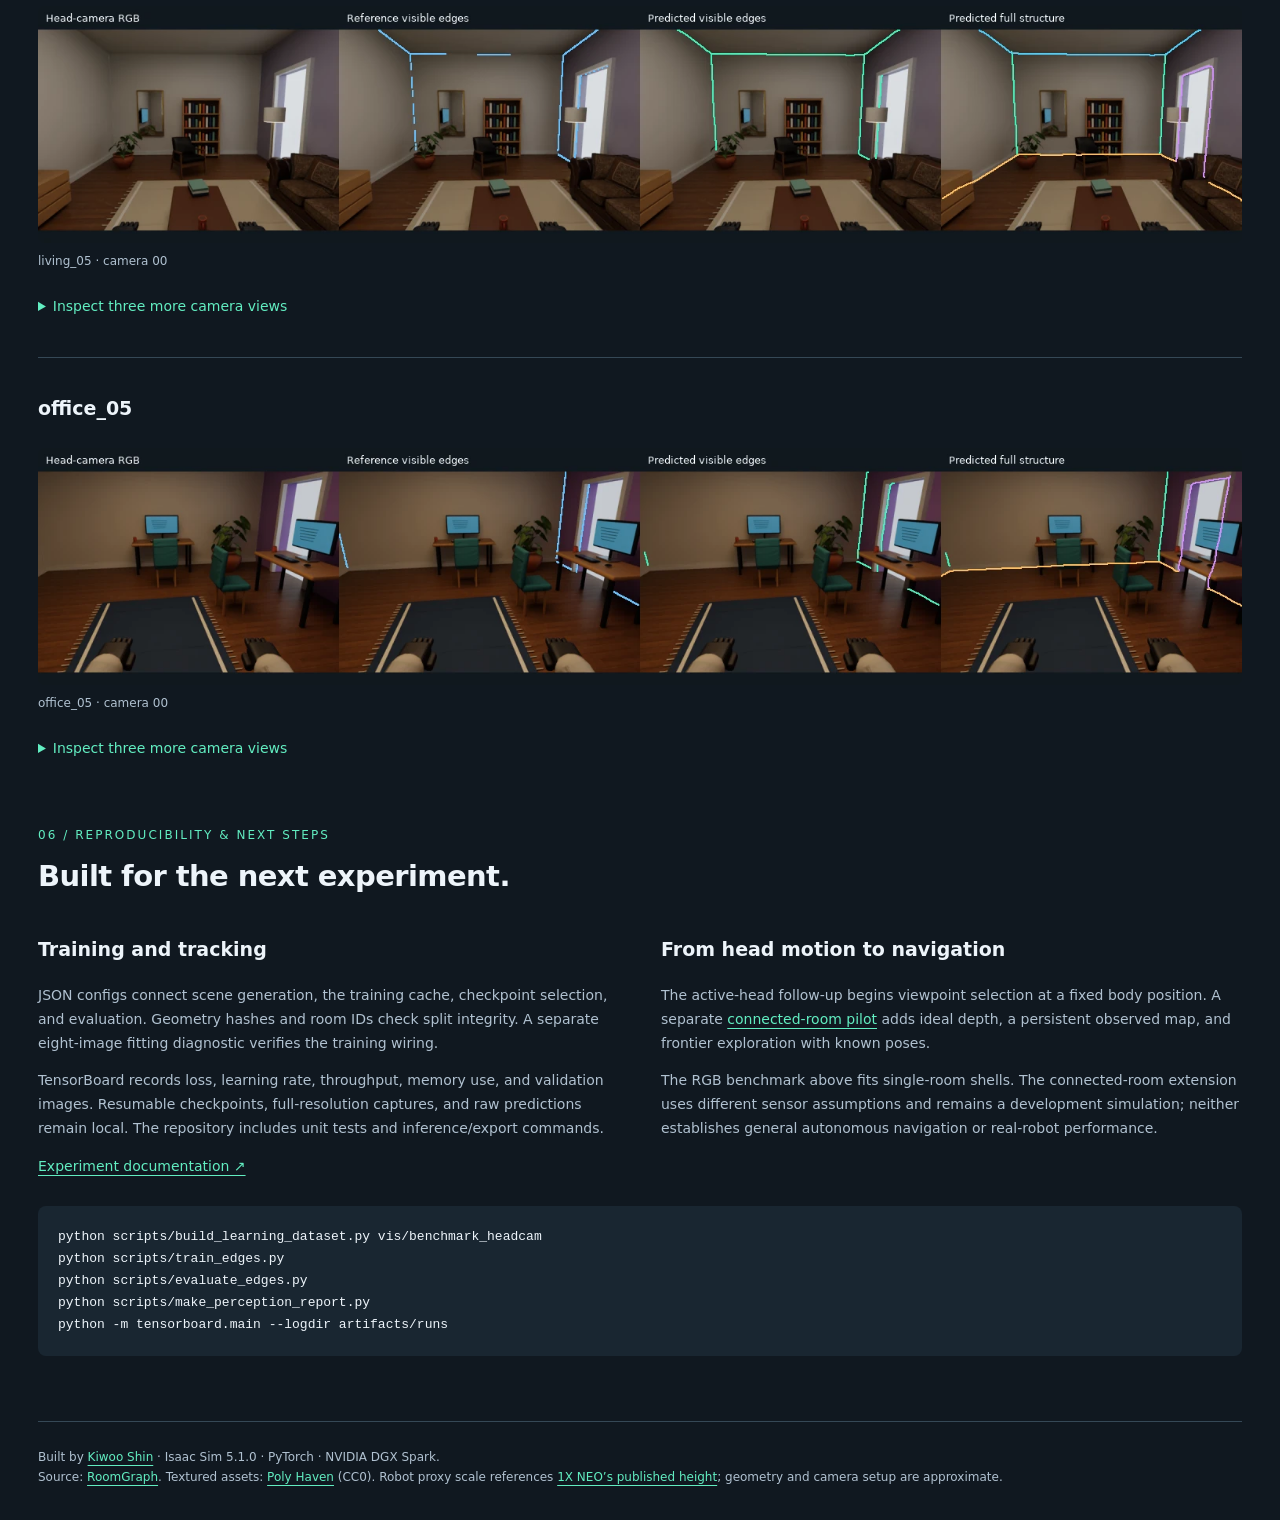
<file: roomgraph-perception/index.html>
<!doctype html>
<html lang="en"><head><meta charset="utf-8"><meta name="viewport" content="width=device-width,initial-scale=1">
<title>RoomGraph Perception — Head-camera RGB to 3D structure | Kiwoo Shin</title>
<meta name="description" content="A trained structural-edge model and calibrated 3D room reconstruction from furnished humanoid head-camera images. Measured held-out results, robot self-occlusion, mirrors, and interactive 3D outputs.">
<link rel="canonical" href="https://kiwooshin.github.io/roomgraph-perception/">
<meta property="og:title" content="RoomGraph Perception — From a robot's view to a room's shape">
<meta property="og:image" content="https://kiwooshin.github.io/media/roomgraph-perception/predictions.jpg">
<link rel="stylesheet" href="style.css"><script src="scene.js" defer></script></head>
<body><main>
<nav><a href="../#roomgraph-perception">← Kiwoo Shin / Projects</a><a href="../roomgraph/">Dataset generation</a><a href="https://github.com/KiwooShin/roomgraph">Code ↗</a><a href="#results">Results</a><a href="#efficiency">Training efficiency</a><a href="#active-head">Active head camera</a><a href="../roomgraph-multiroom/">Connected rooms</a></nav>
<header class="hero"><div class="eyebrow">ROOMGRAPH PERCEPTION / A SYNTHETIC HEAD-CAMERA EXPERIMENT</div><h1>From a robot’s view<br>to a room’s shape.</h1><span class="badge">Trained model · held-out room instances · known camera poses</span><p class="lead">Detect the structure behind furniture, robot arms, and visual clutter. A learned edge model turns RGB into typed boundaries; calibrated multi-view fitting estimates the room’s 3D shell.</p>
<div class="stats"><div class="stat"><strong>0.916</strong><span>Test visible-edge F1</span></div><div class="stat"><strong>0.958</strong><span>Test amodal-edge F1</span></div><div class="stat"><strong>0.023 m</strong><span>Mean room-dimension error</span></div><div class="stat"><strong>3.3 ms</strong><span>Median GPU forward / image</span></div></div><p class="caption">96 test images from four held-out parameterized rooms. Boundary F1 uses a 2-pixel tolerance at 384 × 256. Inference timing excludes I/O and reconstruction.</p></header>
<section><p class="eyebrow">01 / THE PIPELINE</p><h2>RGB in. A structural hypothesis out.</h2><div class="pipeline"><article><span class="number">01 — CAPTURE</span><h3>A head-mounted viewpoint</h3><p>Isaac Sim renders furnished rooms with an original humanoid proxy, a head camera, and forward arms. The benchmark varies dimensions, lighting, camera directions, and arm reach.</p></article><article><span class="number">02 — PERCEIVE</span><h3>Visible and hidden boundaries</h3><p>A ResNet-18 encoder/decoder predicts visible edges plus full wall–wall, wall–floor, wall–ceiling, door, and window boundaries. It sees RGB only.</p></article><article><span class="number">03 — RECONSTRUCT</span><h3>Fit the room across views</h3><p>Eight calibrated views constrain six Manhattan planes through typed edge reprojection. The output is a closed rectangular shell with per-edge support diagnostics.</p></article></div></section>
<section class="split"><figure><img src="../media/roomgraph-perception/mirror.webp" width="1152" height="768" alt="Head-camera image of the humanoid proxy reflected in a bedroom mirror, showing its head, body, hands, and legs"><figcaption>Actual path-traced mirror reflection. This is original approximate proxy geometry inspired by NEO’s silhouette, not an official 1X asset or digital twin.</figcaption></figure><div><p class="eyebrow">02 / SEEING THE ROBOT ITSELF</p><h2>Arms in front.<br>A body in the mirror.</h2><p>The body exists in the 3D scene, so it can occlude architecture and reflect in a mirror. Reflected furniture, the robot, and reflected room lines are visual distractors—not additional structural ground truth.</p><p>The proxy is 1.68 m tall with a camera at 1.585 m. This pilot uses a pinhole camera and scripted viewpoints; it does not reproduce NEO’s optics, locomotion, or collision-free motion.</p></div></section>
<section id="results"><p class="eyebrow">03 / MEASURED RESULTS</p><h2>Room-level holdouts, not random camera frames.</h2><p>The 576-image benchmark has 16 training rooms, four validation rooms, and four test rooms. Every furnishing family appears in each split. Room instances have different dimensions and lighting; all views of a room stay together. Assets and rectangular topology are shared.</p><figure><img src="../media/roomgraph-perception/training.png" width="2160" height="720" alt="Measured training and validation losses, and held-out F1 comparison with Canny"><figcaption>60 epochs; checkpoint selected at epoch 59. 12.52 million parameters. Training uses BF16 AMP, cached uint8 data, AdamW, and a cosine schedule. Canny thresholds and the model decision threshold are selected on validation only.</figcaption></figure>
<div class="table-scroll"><table><thead><tr><th>Held-out room</th><th>Visible P / R / F1</th><th>Amodal F1</th><th>Dimension MAE</th><th>3D edge Chamfer</th></tr></thead><tbody><tr><td>bedroom_05</td><td>0.862 / 0.965 / 0.910</td><td>0.965</td><td>0.043 m</td><td>0.035 m</td></tr>
<tr><td>kitchen_05</td><td>0.908 / 0.946 / 0.927</td><td>0.944</td><td>0.018 m</td><td>0.019 m</td></tr>
<tr><td>living_05</td><td>0.900 / 0.927 / 0.913</td><td>0.938</td><td>0.028 m</td><td>0.026 m</td></tr>
<tr><td>office_05</td><td>0.875 / 0.966 / 0.918</td><td>0.982</td><td>0.003 m</td><td>0.012 m</td></tr></tbody></table></div>
<p class="caption">3D results assume known metric camera poses and Manhattan axes. Mean dimension MAE: model 0.023 m; oracle edges 0.016 m; training-median room prior 0.338 m. The prior estimates a typical training-room size without using test images. Chamfer is symmetric mean distance between sampled shell edges.</p>
<p><a href="../media/roomgraph-perception/summary.json">Measured results and provenance (JSON) ↗</a></p></section>
<section id="efficiency">
<p class="eyebrow">TRAINING EFFICIENCY / VALIDATION-ONLY FOLLOW-UP</p>
<h2>Measure speed alongside prediction quality.</h2>
<p>Each run uses 60 epochs, 1,440 optimizer updates, batch size 16, and seed 42. The dataset, learning-rate schedule, and reported hardware/software match. The fixed decision threshold is 0.70.
This separate experiment uses validation rooms only; the held-out test results above remain
the original benchmark.</p>
<div class="table-scroll"><table><thead><tr><th>Training mode</th><th>Wall time</th>
<th>Steady images/s</th><th>Peak CUDA</th><th>Val visible F1</th><th>Val amodal F1</th>
</tr></thead><tbody><tr><td>eager</td><td>246.8 s</td><td>110.5</td><td>2,515 MiB</td><td>0.9236</td><td>0.9632</td></tr><tr><td>compiled</td><td>214.9 s</td><td>148.7</td><td>2,211 MiB</td><td>0.9222</td><td>0.9630</td></tr></tbody></table></div>
<p class="caption">Time to the preselected validation-loss target ≤ 0.5: eager: 159.8 s; compiled: 148.4 s. First scheduled crossing on the training-session clock, including compilation but excluding process initialization; no interpolation.</p>
<p class="caption">Wall time includes interpreter startup, data/model initialization, training,
validation, and checkpointing. Each run starts with isolated, empty compiler caches, so compiled-run wall time includes cold compilation. Steady throughput is the median
train-loop images/s after the first epoch. Peak CUDA measures tensor allocation, not total
system memory. These are single-seed measurements, not a statistical reliability claim.</p>
<figure><a href="../media/roomgraph-perception/speed_memory.png"><img
src="../media/roomgraph-perception/speed_memory.png" width="2340" height="720" loading="lazy"
alt="Measured training-session duration, aggregate training throughput, and peak CUDA allocation">
</a><figcaption>Chart throughput averages all training batches, including first-epoch compilation;
the table reports steady throughput after that epoch. Table wall time also includes process
startup.</figcaption></figure>
<details class="efficiency-details"><summary>Inspect loss curves and timing scope</summary>
<figure><img src="../media/roomgraph-perception/loss_curves.png" width="2160" height="720"
loading="lazy" alt="Training and validation loss against measured elapsed training time">
<figcaption>Time axis: Training session elapsed seconds. Checkpoints are selected by
validation loss. Training-session time includes validation and checkpointing;
the first compiled epoch includes compilation.</figcaption></figure>
<p class="caption">A matching seed and schedule do not guarantee identical floating-point
results. Validation shares procedural scene families with training; this comparison does not
establish robustness on unseen buildings or real robots.</p></details>
<p><a href="../media/roomgraph-perception/efficiency.json">Efficiency measurements and provenance
(JSON) ↗</a></p></section>
<section id="active-head">
<p class="eyebrow">ACTIVE PERCEPTION / ONE DEVELOPMENT ROOM</p>
<h2>Turn the head toward structure still missing.</h2>
<p>The body stays in place while an articulated head changes camera yaw and pitch. A small,
hand-designed planner uses only acquired RGB predictions, known camera calibration, and the
current shell hypothesis to choose where to look over the next 3
seconds. It replans after each image; candidate images and renderer truth are hidden from it.</p>
<figure class="active-head-video"><video controls playsinline loop muted preload="metadata"
poster="../media/roomgraph-perception/active-head/poster.jpg"
aria-label="Continuous articulated head-camera replay with top-down direction, predicted edge overlay and evolving shell support">
<source src="../media/roomgraph-perception/active-head/active_head.mp4" type="video/mp4">
<a href="../media/roomgraph-perception/active-head/active_head.mp4">Download the active-head video</a>
</video><figcaption>Actual Isaac Sim renders along the frozen active trajectory, with a synchronized
top-down camera direction, learned overlay, and accumulated support. Acceleration-limited yaw
and pitch include settling holds. Extra intermediate frames illustrate motion only; they are
excluded from policy decisions, reconstruction, and benchmark metrics.</figcaption></figure>
<div class="table-scroll"><table><thead><tr><th>Policy</th><th>Head views</th>
<th>Final edge coverage</th><th>Time-averaged coverage</th><th>Dimension MAE</th>
</tr></thead><tbody><tr><td>Active head</td><td>7</td><td>56.46%</td><td>51.37%</td><td>3.56 cm</td></tr><tr><td>Fixed raster</td><td>9</td><td>49.86%</td><td>45.67%</td><td>1.72 cm</td></tr><tr><td>Random (mean, 5 seeds)</td><td>7.4</td><td>52.75%</td><td>48.94%</td><td>4.56 cm</td></tr></tbody></table></div>
<p class="caption">One furnished validation office; the same three translated bootstrap views,
initial head image, and 12-second simulated head-motion budget for
every policy. Head-view counts include the initial image. Coverage measures the fraction of
reference architectural edge length directly visible in acquired views, scored separately from
selection. The time budget includes motion and settling, and excludes inference, planning,
and reconstruction. Random final coverage ranges from 49.96% to 56.11%. </p>
<div class="callout"><p>The active policy sees more edges, but its room-dimension error is larger: active
3.56 cm versus raster
1.72 cm. More observed structure does not guarantee a more
accurate fitted room. This pilot does not establish a generally better policy.</p></div>
<p>The map distinguishes unseen structure, inspected structure without visible-edge support,
and predictions supported from one or multiple translated camera centers. Looking in a direction
does not verify the surface behind furniture. Rotating the head cannot replace the translated
viewpoints needed for metric reconstruction.</p>
<p class="caption">Median active decision time: 0.34 ms on CPU.
The existing perception checkpoint is reused; no reinforcement learning or policy training is
required. Support is an uncalibrated reprojection heuristic. Head limits and the humanoid proxy
are illustrative, with known metric poses; this is not official 1X hardware, a learned exploration
policy, autonomous navigation, or a real-robot evaluation.</p>
<details class="active-head-details"><summary>Inspect coverage and 3D reconstruction comparisons</summary>
<figure><img src="../media/roomgraph-perception/active-head/comparison.png" loading="lazy"
alt="Acquired visible structural-edge coverage over simulated time for active, fixed raster and five random head policies">
<figcaption>Coverage curves use only images acquired by each policy. Ground-truth visibility is
available to the evaluator, never to the planner.</figcaption></figure>
<figure><img src="../media/roomgraph-perception/active-head/reconstruction.png" loading="lazy"
alt="Fitted room shells and reference geometry comparing active, raster and random camera policies">
<figcaption>Known camera poses; rectangular shell fitting. Door/window openings, furniture geometry,
and safe navigable space are not reconstructed.</figcaption></figure></details>
<p><a href="../media/roomgraph-perception/active-head.json">Compact measurements and provenance (JSON) ↗</a>
 · <a href="https://github.com/KiwooShin/roomgraph/blob/feat/isaac-dataset/docs/active-head-experiment.md">Protocol and reproducible commands ↗</a></p>
</section>
<section id="reconstruction"><p class="eyebrow">04 / INTERACTIVE 3D</p><h2>Inspect the reconstructed shell.</h2><p>Drag or use arrow keys to orbit; scroll or press +/− to zoom. Reference geometry is shown only for evaluation—it is not an input to reconstruction.</p><div class="toolbar"><label>Test room <select id="room-picker"><option value="0">bedroom_05</option>
<option value="1">kitchen_05</option>
<option value="2">living_05</option>
<option value="3">office_05</option></select></label><label><input id="reference" type="checkbox" checked> Show reference geometry</label><button id="reset" type="button">Reset view</button><a id="room-download" href="#">Download inferred OBJ</a></div><canvas id="room-canvas" tabindex="0" role="img" aria-label="Interactive predicted and reference room shells with calibrated camera positions">Predicted and reference rectangular room shells. Use the OBJ download for the predicted geometry.</canvas><div class="legend"><span>Mint: supported prediction</span><span>Amber: inferred / weak support</span><span>Blue dashed: reference</span><span>Dots: camera positions</span></div><p class="room-stats" id="room-stats"></p><div class="callout"><p>Support is a heuristic, not calibrated uncertainty. The closed shell does not reconstruct door/window openings or furniture, and does not establish safe free space for navigation.</p></div></section>
<section id="predictions"><p class="eyebrow">05 / WHAT THE MODEL ACTUALLY PREDICTS</p><h2>Held-out images, including errors.</h2><p>Each strip shows RGB, reference visible edges, predicted visible edges, and predicted full structure. Cameras 0, 6, 12, and 18 are shown for every test room, using a fixed selection rule. Robot arms are visible in the image.</p><p class="caption">Visible prediction: mint; reference: blue. Full structure: wall–wall mint, floor amber, ceiling cyan, door violet, window coral.</p><article class="gallery-room"><h3>bedroom_05</h3><figure><a href="../media/roomgraph-perception/bedroom_05/comparison_00.webp"><img src="../media/roomgraph-perception/bedroom_05/comparison_00.webp" width="1536" height="302" loading="lazy" alt="bedroom_05, fixed camera sample 0: RGB, reference edges, visible prediction and typed full prediction"></a><figcaption>bedroom_05 · camera 00</figcaption></figure><details><summary>Inspect three more camera views</summary><figure><a href="../media/roomgraph-perception/bedroom_05/comparison_01.webp"><img src="../media/roomgraph-perception/bedroom_05/comparison_01.webp" width="1536" height="302" loading="lazy" alt="bedroom_05, fixed camera sample 6: RGB, reference edges, visible prediction and typed full prediction"></a><figcaption>bedroom_05 · camera 06</figcaption></figure><figure><a href="../media/roomgraph-perception/bedroom_05/comparison_02.webp"><img src="../media/roomgraph-perception/bedroom_05/comparison_02.webp" width="1536" height="302" loading="lazy" alt="bedroom_05, fixed camera sample 12: RGB, reference edges, visible prediction and typed full prediction"></a><figcaption>bedroom_05 · camera 12</figcaption></figure><figure><a href="../media/roomgraph-perception/bedroom_05/comparison_03.webp"><img src="../media/roomgraph-perception/bedroom_05/comparison_03.webp" width="1536" height="302" loading="lazy" alt="bedroom_05, fixed camera sample 18: RGB, reference edges, visible prediction and typed full prediction"></a><figcaption>bedroom_05 · camera 18</figcaption></figure></details></article>
<article class="gallery-room"><h3>kitchen_05</h3><figure><a href="../media/roomgraph-perception/kitchen_05/comparison_00.webp"><img src="../media/roomgraph-perception/kitchen_05/comparison_00.webp" width="1536" height="302" loading="lazy" alt="kitchen_05, fixed camera sample 0: RGB, reference edges, visible prediction and typed full prediction"></a><figcaption>kitchen_05 · camera 00</figcaption></figure><details><summary>Inspect three more camera views</summary><figure><a href="../media/roomgraph-perception/kitchen_05/comparison_01.webp"><img src="../media/roomgraph-perception/kitchen_05/comparison_01.webp" width="1536" height="302" loading="lazy" alt="kitchen_05, fixed camera sample 6: RGB, reference edges, visible prediction and typed full prediction"></a><figcaption>kitchen_05 · camera 06</figcaption></figure><figure><a href="../media/roomgraph-perception/kitchen_05/comparison_02.webp"><img src="../media/roomgraph-perception/kitchen_05/comparison_02.webp" width="1536" height="302" loading="lazy" alt="kitchen_05, fixed camera sample 12: RGB, reference edges, visible prediction and typed full prediction"></a><figcaption>kitchen_05 · camera 12</figcaption></figure><figure><a href="../media/roomgraph-perception/kitchen_05/comparison_03.webp"><img src="../media/roomgraph-perception/kitchen_05/comparison_03.webp" width="1536" height="302" loading="lazy" alt="kitchen_05, fixed camera sample 18: RGB, reference edges, visible prediction and typed full prediction"></a><figcaption>kitchen_05 · camera 18</figcaption></figure></details></article>
<article class="gallery-room"><h3>living_05</h3><figure><a href="../media/roomgraph-perception/living_05/comparison_00.webp"><img src="../media/roomgraph-perception/living_05/comparison_00.webp" width="1536" height="302" loading="lazy" alt="living_05, fixed camera sample 0: RGB, reference edges, visible prediction and typed full prediction"></a><figcaption>living_05 · camera 00</figcaption></figure><details><summary>Inspect three more camera views</summary><figure><a href="../media/roomgraph-perception/living_05/comparison_01.webp"><img src="../media/roomgraph-perception/living_05/comparison_01.webp" width="1536" height="302" loading="lazy" alt="living_05, fixed camera sample 6: RGB, reference edges, visible prediction and typed full prediction"></a><figcaption>living_05 · camera 06</figcaption></figure><figure><a href="../media/roomgraph-perception/living_05/comparison_02.webp"><img src="../media/roomgraph-perception/living_05/comparison_02.webp" width="1536" height="302" loading="lazy" alt="living_05, fixed camera sample 12: RGB, reference edges, visible prediction and typed full prediction"></a><figcaption>living_05 · camera 12</figcaption></figure><figure><a href="../media/roomgraph-perception/living_05/comparison_03.webp"><img src="../media/roomgraph-perception/living_05/comparison_03.webp" width="1536" height="302" loading="lazy" alt="living_05, fixed camera sample 18: RGB, reference edges, visible prediction and typed full prediction"></a><figcaption>living_05 · camera 18</figcaption></figure></details></article>
<article class="gallery-room"><h3>office_05</h3><figure><a href="../media/roomgraph-perception/office_05/comparison_00.webp"><img src="../media/roomgraph-perception/office_05/comparison_00.webp" width="1536" height="302" loading="lazy" alt="office_05, fixed camera sample 0: RGB, reference edges, visible prediction and typed full prediction"></a><figcaption>office_05 · camera 00</figcaption></figure><details><summary>Inspect three more camera views</summary><figure><a href="../media/roomgraph-perception/office_05/comparison_01.webp"><img src="../media/roomgraph-perception/office_05/comparison_01.webp" width="1536" height="302" loading="lazy" alt="office_05, fixed camera sample 6: RGB, reference edges, visible prediction and typed full prediction"></a><figcaption>office_05 · camera 06</figcaption></figure><figure><a href="../media/roomgraph-perception/office_05/comparison_02.webp"><img src="../media/roomgraph-perception/office_05/comparison_02.webp" width="1536" height="302" loading="lazy" alt="office_05, fixed camera sample 12: RGB, reference edges, visible prediction and typed full prediction"></a><figcaption>office_05 · camera 12</figcaption></figure><figure><a href="../media/roomgraph-perception/office_05/comparison_03.webp"><img src="../media/roomgraph-perception/office_05/comparison_03.webp" width="1536" height="302" loading="lazy" alt="office_05, fixed camera sample 18: RGB, reference edges, visible prediction and typed full prediction"></a><figcaption>office_05 · camera 18</figcaption></figure></details></article></section>
<section><p class="eyebrow">06 / REPRODUCIBILITY &amp; NEXT STEPS</p><h2>Built for the next experiment.</h2><div class="notes"><article><h3>Training and tracking</h3><p>JSON configs connect scene generation, the training cache, checkpoint selection, and evaluation. Geometry hashes and room IDs check split integrity. A separate eight-image fitting diagnostic verifies the training wiring.</p><p>TensorBoard records loss, learning rate, throughput, memory use, and validation images. Resumable checkpoints, full-resolution captures, and raw predictions remain local. The repository includes unit tests and inference/export commands.</p><p><a href="https://github.com/KiwooShin/roomgraph/blob/feat/isaac-dataset/docs/perception.md">Experiment documentation ↗</a></p></article><article><h3>From head motion to navigation</h3><p>The active-head follow-up begins viewpoint selection at a fixed body position. A separate <a href="../roomgraph-multiroom/">connected-room pilot</a> adds ideal depth, a persistent observed map, and frontier exploration with known poses.</p><p>The RGB benchmark above fits single-room shells. The connected-room extension uses different sensor assumptions and remains a development simulation; neither establishes general autonomous navigation or real-robot performance.</p></article></div><pre class="code">python scripts/build_learning_dataset.py vis/benchmark_headcam
python scripts/train_edges.py
python scripts/evaluate_edges.py
python scripts/make_perception_report.py
python -m tensorboard.main --logdir artifacts/runs</pre></section>
<footer>Built by <a href="../">Kiwoo Shin</a> · Isaac Sim 5.1.0 · PyTorch · NVIDIA DGX Spark.<br>Source: <a href="https://github.com/KiwooShin/roomgraph">RoomGraph</a>. Textured assets: <a href="https://polyhaven.com/">Poly Haven</a> (CC0). Robot proxy scale references <a href="https://www.1x.tech/neo">1X NEO’s published height</a>; geometry and camera setup are approximate.</footer>
<script id="room-data" type="application/json">[{"room": "bedroom_05", "images": ["bedroom_05/comparison_00.webp", "bedroom_05/comparison_01.webp", "bedroom_05/comparison_02.webp", "bedroom_05/comparison_03.webp"], "metrics": {"visible": {"precision": 0.8615257901781118, "recall": 0.9653588279115968, "f1": 0.9104915754248415}, "amodal": {"precision": 0.974801702456955, "recall": 0.9553316472219956, "f1": 0.9649684735802422}, "per_channel": [{"precision": 0.8615257901781118, "recall": 0.9653588279115968, "f1": 0.9104915754248415}, {"precision": 0.9779411764705882, "recall": 0.9466452942523471, "f1": 0.9620387827144399}, {"precision": 0.9618737649657096, "recall": 0.9365316408437558, "f1": 0.9490335548257588}, {"precision": 0.9922923208678276, "recall": 0.997534516765286, "f1": 0.9949065135378392}, {"precision": 0.9851316907391674, "recall": 0.9608979000724113, "f1": 0.9728639044294001}, {"precision": 0.9804817275747508, "recall": 0.9755258126195029, "f1": 0.9779974917233121}], "counts": [[8368, 9713, 7775, 8054], [3724, 3808, 4134, 4367], [8275, 8603, 10034, 10714], [3476, 3503, 4046, 4056], [2319, 2354, 2654, 2762], [2361, 2408, 2551, 2615]]}, "reconstruction": {"room": "bedroom_05", "prediction": {"bounds_m": [-3.6581582860611657, 3.648031163731617, -2.6592655567736356, 2.6673824293020303, 0.0023726738965437755, 3.071220970020442], "dimensions_m": [7.306189449792782, 5.326647986075666, 3.0688482961238983], "objective_pixels": 0.8180465916142751, "camera_views": 8, "assumptions": ["known metric camera poses", "known gravity and Manhattan axes", "single rectangular room"], "edges": [{"start": [-3.6581582860611657, -2.6592655567736356, 0.0023726738965437755], "end": [-3.6581582860611657, -2.6592655567736356, 3.071220970020442], "channel": 1, "reprojection_error_px": 1.0538486543234737, "support_fraction": 0.8686131386861314, "supporting_views": 3, "status": "supported"}, {"start": [-3.6581582860611657, -2.6592655567736356, 0.0023726738965437755], "end": [3.648031163731617, -2.6592655567736356, 0.0023726738965437755], "channel": 2, "reprojection_error_px": 0.4699386367428683, "support_fraction": 0.9934640522875817, "supporting_views": 6, "status": "supported"}, {"start": [-3.6581582860611657, -2.6592655567736356, 3.071220970020442], "end": [3.648031163731617, -2.6592655567736356, 3.071220970020442], "channel": 3, "reprojection_error_px": 0.3878039682118918, "support_fraction": 1.0, "supporting_views": 2, "status": "supported"}, {"start": [3.648031163731617, -2.6592655567736356, 0.0023726738965437755], "end": [3.648031163731617, -2.6592655567736356, 3.071220970020442], "channel": 1, "reprojection_error_px": 0.7873364636080268, "support_fraction": 0.9562043795620438, "supporting_views": 3, "status": "supported"}, {"start": [3.648031163731617, -2.6592655567736356, 0.0023726738965437755], "end": [3.648031163731617, 2.6673824293020303, 0.0023726738965437755], "channel": 2, "reprojection_error_px": 0.6148207834501398, "support_fraction": 0.9863013698630136, "supporting_views": 5, "status": "supported"}, {"start": [3.648031163731617, -2.6592655567736356, 3.071220970020442], "end": [3.648031163731617, 2.6673824293020303, 3.071220970020442], "channel": 3, "reprojection_error_px": 0.39873261092064355, "support_fraction": 1.0, "supporting_views": 3, "status": "supported"}, {"start": [3.648031163731617, 2.6673824293020303, 0.0023726738965437755], "end": [3.648031163731617, 2.6673824293020303, 3.071220970020442], "channel": 1, "reprojection_error_px": 0.8867268576377024, "support_fraction": 0.943089430894309, "supporting_views": 3, "status": "supported"}, {"start": [3.648031163731617, 2.6673824293020303, 0.0023726738965437755], "end": [-3.6581582860611657, 2.6673824293020303, 0.0023726738965437755], "channel": 2, "reprojection_error_px": 3.166961376290329, "support_fraction": 0.7928571428571428, "supporting_views": 5, "status": "supported"}, {"start": [3.648031163731617, 2.6673824293020303, 3.071220970020442], "end": [-3.6581582860611657, 2.6673824293020303, 3.071220970020442], "channel": 3, "reprojection_error_px": 0.4123137581876128, "support_fraction": 1.0, "supporting_views": 3, "status": "supported"}, {"start": [-3.6581582860611657, 2.6673824293020303, 0.0023726738965437755], "end": [-3.6581582860611657, 2.6673824293020303, 3.071220970020442], "channel": 1, "reprojection_error_px": 0.8771190955029862, "support_fraction": 0.9886363636363636, "supporting_views": 2, "status": "supported"}, {"start": [-3.6581582860611657, 2.6673824293020303, 0.0023726738965437755], "end": [-3.6581582860611657, -2.6592655567736356, 0.0023726738965437755], "channel": 2, "reprojection_error_px": 0.47946429867389434, "support_fraction": 0.965034965034965, "supporting_views": 3, "status": "supported"}, {"start": [-3.6581582860611657, 2.6673824293020303, 3.071220970020442], "end": [-3.6581582860611657, -2.6592655567736356, 3.071220970020442], "channel": 3, "reprojection_error_px": 0.28149259582173325, "support_fraction": 1.0, "supporting_views": 2, "status": "supported"}], "uncertainty_note": "Support is a heuristic, not a calibrated posterior. Inferred walls do not establish navigable free space.", "openings_reconstructed": false, "seconds": 3.597603898961097, "support_source": "Amodal edge predictions, not verified physical observations"}, "oracle": {"bounds_m": [-3.6507941383941445, 3.6382236298576647, -2.64747368244184, 2.646750566332212, 0.008960424282541513, 3.0709122343980457], "dimensions_m": [7.289017768251809, 5.294224248774052, 3.061951810115504], "objective_pixels": 0.5973788828475983, "camera_views": 8, "assumptions": ["known metric camera poses", "known gravity and Manhattan axes", "single rectangular room"], "edges": [{"start": [-3.6507941383941445, -2.64747368244184, 0.008960424282541513], "end": [-3.6507941383941445, -2.64747368244184, 3.0709122343980457], "channel": 1, "reprojection_error_px": 0.5852086470192296, "support_fraction": 1.0, "supporting_views": 3, "status": "supported"}, {"start": [-3.6507941383941445, -2.64747368244184, 0.008960424282541513], "end": [3.6382236298576647, -2.64747368244184, 0.008960424282541513], "channel": 2, "reprojection_error_px": 0.3609481103669919, "support_fraction": 1.0, "supporting_views": 6, "status": "supported"}, {"start": [-3.6507941383941445, -2.64747368244184, 3.0709122343980457], "end": [3.6382236298576647, -2.64747368244184, 3.0709122343980457], "channel": 3, "reprojection_error_px": 0.32090099346761314, "support_fraction": 1.0, "supporting_views": 2, "status": "supported"}, {"start": [3.6382236298576647, -2.64747368244184, 0.008960424282541513], "end": [3.6382236298576647, -2.64747368244184, 3.0709122343980457], "channel": 1, "reprojection_error_px": 0.574908801805493, "support_fraction": 1.0, "supporting_views": 3, "status": "supported"}, {"start": [3.6382236298576647, -2.64747368244184, 0.008960424282541513], "end": [3.6382236298576647, 2.646750566332212, 0.008960424282541513], "channel": 2, "reprojection_error_px": 0.2952434206358547, "support_fraction": 1.0, "supporting_views": 5, "status": "supported"}, {"start": [3.6382236298576647, -2.64747368244184, 3.0709122343980457], "end": [3.6382236298576647, 2.646750566332212, 3.0709122343980457], "channel": 3, "reprojection_error_px": 0.298818887885605, "support_fraction": 1.0, "supporting_views": 3, "status": "supported"}, {"start": [3.6382236298576647, 2.646750566332212, 0.008960424282541513], "end": [3.6382236298576647, 2.646750566332212, 3.0709122343980457], "channel": 1, "reprojection_error_px": 0.6180742367702164, "support_fraction": 1.0, "supporting_views": 3, "status": "supported"}, {"start": [3.6382236298576647, 2.646750566332212, 0.008960424282541513], "end": [-3.6507941383941445, 2.646750566332212, 0.008960424282541513], "channel": 2, "reprojection_error_px": 2.866508967215326, "support_fraction": 0.8297872340425532, "supporting_views": 5, "status": "supported"}, {"start": [3.6382236298576647, 2.646750566332212, 3.0709122343980457], "end": [-3.6507941383941445, 2.646750566332212, 3.0709122343980457], "channel": 3, "reprojection_error_px": 0.2698599142697374, "support_fraction": 1.0, "supporting_views": 3, "status": "supported"}, {"start": [-3.6507941383941445, 2.646750566332212, 0.008960424282541513], "end": [-3.6507941383941445, 2.646750566332212, 3.0709122343980457], "channel": 1, "reprojection_error_px": 0.43333573089058464, "support_fraction": 1.0, "supporting_views": 2, "status": "supported"}, {"start": [-3.6507941383941445, 2.646750566332212, 0.008960424282541513], "end": [-3.6507941383941445, -2.64747368244184, 0.008960424282541513], "channel": 2, "reprojection_error_px": 0.28778911101179044, "support_fraction": 1.0, "supporting_views": 3, "status": "supported"}, {"start": [-3.6507941383941445, 2.646750566332212, 3.0709122343980457], "end": [-3.6507941383941445, -2.64747368244184, 3.0709122343980457], "channel": 3, "reprojection_error_px": 0.25694977283273795, "support_fraction": 1.0, "supporting_views": 2, "status": "supported"}], "uncertainty_note": "Support is a heuristic, not a calibrated posterior. Inferred walls do not establish navigable free space.", "openings_reconstructed": false, "support_source": "Amodal edge predictions, not verified physical observations"}, "truth_bounds_m": [-3.623, 3.623, -2.637, 2.637, 0, 3.052], "metrics": {"dimension_absolute_error_m": [0.06018944979278196, 0.0526479860756659, 0.016848296123898265], "dimension_mae_m": 0.04322857733078204, "plane_mae_m": 0.02240517996423901, "edge_chamfer_m": 0.03533387184428087, "edge_accuracy_10cm": 1.0, "edge_completeness_10cm": 1.0}, "oracle_metrics": {"dimension_absolute_error_m": [0.0430177682518087, 0.020224248774051823, 0.009951810115504056], "dimension_mae_m": 0.024397942380454857, "plane_mae_m": 0.015185779284408027, "edge_chamfer_m": 0.02382760059770274, "edge_accuracy_10cm": 1.0, "edge_completeness_10cm": 1.0}, "training_median_prior_metrics": {"dimension_absolute_error_m": [0.5125000000000002, 0.3794999999999993, 0.020000000000000018], "dimension_mae_m": 0.3039999999999998, "plane_mae_m": 0.1519999999999999, "edge_chamfer_m": 0.2468712685713804, "edge_accuracy_10cm": 0.023333333333333334, "edge_completeness_10cm": 0.016666666666666666}}, "camera_positions": [[[-0.09823039213400366, 0.2915503163634427, -0.9514983988896548, 2.463583976640337], [0.9951637001323953, 0.028778282306080583, -0.09392028751186646, -0.011381475922675294], [0.0, -0.9561224939807077, -0.29296719356288337, 1.585], [0.0, 0.0, 0.0, 1.0]], [[-0.4271646244925544, 0.1904106628676611, -0.8838971450618183, 1.7082940937489857], [0.9041738680044537, 0.08995692331028769, -0.4175851630103876, 1.2160586364782353], [0.0, -0.9775743099196322, -0.21059076092068965, 1.585], [0.0, 0.0, 0.0, 1.0]], [[-0.9893577568522589, -0.03530271986962728, 0.1411557541373114, -0.057249975707406364], [-0.1455033640719914, 0.24004269567071387, -0.9597959550336053, 1.687224262390434], [0.0, -0.970120210193017, -0.24262476743946884, 1.585], [0.0, 0.0, 0.0, 1.0]], [[-0.5870490083193313, -0.2343565865799147, 0.7748873803062615, -1.6428508551453034], [-0.8095513954229773, 0.16994449336099254, -0.5619122772684237, 1.257662434749037], [0.0, -0.9571812051554744, -0.2894894479892376, 1.585], [0.0, 0.0, 0.0, 1.0]], [[0.0460767870719066, -0.25820752599777647, 0.9649900534260639, -2.4636364747135486], [-0.9989379008192303, -0.011910022821244728, 0.04451091622587934, 0.0028550487539557453], [0.0, -0.9660160582901844, -0.25848205958150167, 1.585], [0.0, 0.0, 0.0, 1.0]], [[0.7502779184262449, -0.17290844415580273, 0.6381110522954454, -1.6511879482513516], [-0.6611225643721299, -0.1962259262512703, 0.7241632003525517, -1.2525283581473319], [0.0, -0.9651932738091633, -0.26153765349094443, 1.585], [0.0, 0.0, 0.0, 1.0]], [[0.9925253104828028, -0.05658050632287046, 0.10813026567646773, 0.1891958746255237], [-0.12203896120098645, -0.460161116193828, 0.8794078911928381, -1.6826960844528231], [0.0, -0.8860306955447413, -0.4636265809382612, 1.585], [0.0, 0.0, 0.0, 1.0]], [[0.3200840399839332, 0.1942675709827848, -0.9272574174478263, 1.8475186686234994], [0.947389153066238, -0.06563506533379924, 0.31328235004714844, -1.1164595248049238], [-0.0, -0.9787502996490354, -0.20505572641826764, 1.585], [0.0, 0.0, 0.0, 1.0]]]}, {"room": "kitchen_05", "images": ["kitchen_05/comparison_00.webp", "kitchen_05/comparison_01.webp", "kitchen_05/comparison_02.webp", "kitchen_05/comparison_03.webp"], "metrics": {"visible": {"precision": 0.9083598592729101, "recall": 0.9464190033934631, "f1": 0.9269989539344129}, "amodal": {"precision": 0.9613633710750554, "recall": 0.926439024390244, "f1": 0.9435781475039047}, "per_channel": [{"precision": 0.9083598592729101, "recall": 0.9464190033934631, "f1": 0.9269989539344129}, {"precision": 0.9682793976289651, "recall": 0.8513478818998717, "f1": 0.9060565573320635}, {"precision": 0.9502516010978957, "recall": 0.935726367224206, "f1": 0.9429330496743737}, {"precision": 0.9142011834319527, "recall": 1.0, "f1": 0.9551777434312211}, {"precision": 0.9571703561116458, "recall": 0.9084507042253521, "f1": 0.9321743869209809}, {"precision": 0.9964949176305643, "recall": 0.9924146649810367, "f1": 0.994450605981885}], "counts": [[5422, 5969, 5299, 5599], [3022, 3121, 3316, 3895], [8309, 8744, 9958, 10642], [309, 338, 385, 385], [1989, 2078, 2193, 2414], [2843, 2853, 3140, 3164]]}, "reconstruction": {"room": "kitchen_05", "prediction": {"bounds_m": [-3.0415417302580785, 3.050847663155044, -3.112460039725748, 3.1181728683627523, 0.01613576169353792, 3.4975551605678707], "dimensions_m": [6.092389393413122, 6.2306329080885, 3.481419398874333], "objective_pixels": 2.644972145832565, "camera_views": 8, "assumptions": ["known metric camera poses", "known gravity and Manhattan axes", "single rectangular room"], "edges": [{"start": [-3.0415417302580785, -3.112460039725748, 0.01613576169353792], "end": [-3.0415417302580785, -3.112460039725748, 3.4975551605678707], "channel": 1, "reprojection_error_px": 0.5356415165951834, "support_fraction": 1.0, "supporting_views": 3, "status": "supported"}, {"start": [-3.0415417302580785, -3.112460039725748, 0.01613576169353792], "end": [3.050847663155044, -3.112460039725748, 0.01613576169353792], "channel": 2, "reprojection_error_px": 0.8514809988400571, "support_fraction": 0.9453125, "supporting_views": 4, "status": "supported"}, {"start": [-3.0415417302580785, -3.112460039725748, 3.4975551605678707], "end": [3.050847663155044, -3.112460039725748, 3.4975551605678707], "channel": 3, "reprojection_error_px": 0.4669546833791722, "support_fraction": 1.0, "supporting_views": 2, "status": "supported"}, {"start": [3.050847663155044, -3.112460039725748, 0.01613576169353792], "end": [3.050847663155044, -3.112460039725748, 3.4975551605678707], "channel": 1, "reprojection_error_px": 0.6089455832462045, "support_fraction": 0.989010989010989, "supporting_views": 2, "status": "supported"}, {"start": [3.050847663155044, -3.112460039725748, 0.01613576169353792], "end": [3.050847663155044, 3.1181728683627523, 0.01613576169353792], "channel": 2, "reprojection_error_px": 0.6508331506708922, "support_fraction": 0.9183673469387755, "supporting_views": 5, "status": "supported"}, {"start": [3.050847663155044, -3.112460039725748, 3.4975551605678707], "end": [3.050847663155044, 3.1181728683627523, 3.4975551605678707], "channel": 3, "reprojection_error_px": 0.41958086166338565, "support_fraction": 1.0, "supporting_views": 1, "status": "inferred"}, {"start": [3.050847663155044, 3.1181728683627523, 0.01613576169353792], "end": [3.050847663155044, 3.1181728683627523, 3.4975551605678707], "channel": 1, "reprojection_error_px": 1.2814893985877778, "support_fraction": 0.8947368421052632, "supporting_views": 3, "status": "supported"}, {"start": [3.050847663155044, 3.1181728683627523, 0.01613576169353792], "end": [-3.0415417302580785, 3.1181728683627523, 0.01613576169353792], "channel": 2, "reprojection_error_px": 1.6783919590031786, "support_fraction": 0.8562091503267973, "supporting_views": 5, "status": "supported"}, {"start": [3.050847663155044, 3.1181728683627523, 3.4975551605678707], "end": [-3.0415417302580785, 3.1181728683627523, 3.4975551605678707], "channel": 3, "reprojection_error_px": 20.0, "support_fraction": 0.0, "supporting_views": 0, "status": "inferred"}, {"start": [-3.0415417302580785, 3.1181728683627523, 0.01613576169353792], "end": [-3.0415417302580785, 3.1181728683627523, 3.4975551605678707], "channel": 1, "reprojection_error_px": 4.11015313020326, "support_fraction": 0.5701754385964912, "supporting_views": 3, "status": "supported"}, {"start": [-3.0415417302580785, 3.1181728683627523, 0.01613576169353792], "end": [-3.0415417302580785, -3.112460039725748, 0.01613576169353792], "channel": 2, "reprojection_error_px": 0.7751902698743839, "support_fraction": 0.9236641221374046, "supporting_views": 4, "status": "supported"}, {"start": [-3.0415417302580785, 3.1181728683627523, 3.4975551605678707], "end": [-3.0415417302580785, -3.112460039725748, 3.4975551605678707], "channel": 3, "reprojection_error_px": 0.36100419792728167, "support_fraction": 1.0, "supporting_views": 1, "status": "inferred"}], "uncertainty_note": "Support is a heuristic, not a calibrated posterior. Inferred walls do not establish navigable free space.", "openings_reconstructed": false, "seconds": 3.6442101071588695, "support_source": "Amodal edge predictions, not verified physical observations"}, "oracle": {"bounds_m": [-3.0611199342257858, 3.06466984154961, -3.13817248761689, 3.1360672816484407, 0.011038877143796508, 3.506135418547501], "dimensions_m": [6.125789775775395, 6.27423976926533, 3.4950965414037047], "objective_pixels": 2.1686162128691957, "camera_views": 8, "assumptions": ["known metric camera poses", "known gravity and Manhattan axes", "single rectangular room"], "edges": [{"start": [-3.0611199342257858, -3.13817248761689, 0.011038877143796508], "end": [-3.0611199342257858, -3.13817248761689, 3.506135418547501], "channel": 1, "reprojection_error_px": 0.6439190681528898, "support_fraction": 1.0, "supporting_views": 3, "status": "supported"}, {"start": [-3.0611199342257858, -3.13817248761689, 0.011038877143796508], "end": [3.06466984154961, -3.13817248761689, 0.011038877143796508], "channel": 2, "reprojection_error_px": 0.2784590337391744, "support_fraction": 1.0, "supporting_views": 4, "status": "supported"}, {"start": [-3.0611199342257858, -3.13817248761689, 3.506135418547501], "end": [3.06466984154961, -3.13817248761689, 3.506135418547501], "channel": 3, "reprojection_error_px": 0.26394154840059053, "support_fraction": 1.0, "supporting_views": 2, "status": "supported"}, {"start": [3.06466984154961, -3.13817248761689, 0.011038877143796508], "end": [3.06466984154961, -3.13817248761689, 3.506135418547501], "channel": 1, "reprojection_error_px": 0.6084730109680876, "support_fraction": 1.0, "supporting_views": 2, "status": "supported"}, {"start": [3.06466984154961, -3.13817248761689, 0.011038877143796508], "end": [3.06466984154961, 3.1360672816484407, 0.011038877143796508], "channel": 2, "reprojection_error_px": 0.3148940672179323, "support_fraction": 1.0, "supporting_views": 5, "status": "supported"}, {"start": [3.06466984154961, -3.13817248761689, 3.506135418547501], "end": [3.06466984154961, 3.1360672816484407, 3.506135418547501], "channel": 3, "reprojection_error_px": 0.2793543243694249, "support_fraction": 1.0, "supporting_views": 1, "status": "inferred"}, {"start": [3.06466984154961, 3.1360672816484407, 0.011038877143796508], "end": [3.06466984154961, 3.1360672816484407, 3.506135418547501], "channel": 1, "reprojection_error_px": 0.5959309660598261, "support_fraction": 1.0, "supporting_views": 3, "status": "supported"}, {"start": [3.06466984154961, 3.1360672816484407, 0.011038877143796508], "end": [-3.0611199342257858, 3.1360672816484407, 0.011038877143796508], "channel": 2, "reprojection_error_px": 1.8388800856685905, "support_fraction": 0.869281045751634, "supporting_views": 5, "status": "supported"}, {"start": [3.06466984154961, 3.1360672816484407, 3.506135418547501], "end": [-3.0611199342257858, 3.1360672816484407, 3.506135418547501], "channel": 3, "reprojection_error_px": 20.0, "support_fraction": 0.0, "supporting_views": 0, "status": "inferred"}, {"start": [-3.0611199342257858, 3.1360672816484407, 0.011038877143796508], "end": [-3.0611199342257858, 3.1360672816484407, 3.506135418547501], "channel": 1, "reprojection_error_px": 0.5793572733039175, "support_fraction": 1.0, "supporting_views": 3, "status": "supported"}, {"start": [-3.0611199342257858, 3.1360672816484407, 0.011038877143796508], "end": [-3.0611199342257858, -3.13817248761689, 0.011038877143796508], "channel": 2, "reprojection_error_px": 0.3163003500226287, "support_fraction": 1.0, "supporting_views": 5, "status": "supported"}, {"start": [-3.0611199342257858, 3.1360672816484407, 3.506135418547501], "end": [-3.0611199342257858, -3.13817248761689, 3.506135418547501], "channel": 3, "reprojection_error_px": 0.3038848265272848, "support_fraction": 1.0, "supporting_views": 1, "status": "inferred"}], "uncertainty_note": "Support is a heuristic, not a calibrated posterior. Inferred walls do not establish navigable free space.", "openings_reconstructed": false, "support_source": "Amodal edge predictions, not verified physical observations"}, "truth_bounds_m": [-3.056, 3.056, -3.1295, 3.1295, 0, 3.487], "metrics": {"dimension_absolute_error_m": [0.019610606586877743, 0.028367091911499998, 0.005580601125667162], "dimension_mae_m": 0.017852766541348302, "plane_mae_m": 0.012444770126631052, "edge_chamfer_m": 0.0194470538172582, "edge_accuracy_10cm": 1.0, "edge_completeness_10cm": 1.0}, "oracle_metrics": {"dimension_absolute_error_m": [0.013789775775395086, 0.015239769265329883, 0.008096541403704638], "dimension_mae_m": 0.012375362148143202, "plane_mae_m": 0.00986730678867056, "edge_chamfer_m": 0.015286628468464934, "edge_accuracy_10cm": 1.0, "edge_completeness_10cm": 1.0}, "training_median_prior_metrics": {"dimension_absolute_error_m": [0.6215000000000002, 0.605500000000001, 0.41500000000000004], "dimension_mae_m": 0.5473333333333338, "plane_mae_m": 0.2736666666666669, "edge_chamfer_m": 0.40533472220704014, "edge_accuracy_10cm": 0.01, "edge_completeness_10cm": 0.01}}, "camera_positions": [[[0.02924900028241679, 0.284285935543328, -0.9582932760041332, 2.073784001619838], [0.9995721564661949, -0.008318638484679654, 0.028041117511290875, 0.1287200741881584], [-0.0, -0.958703451076513, -0.28440761750344173, 1.585], [0.0, 0.0, 0.0, 1.0]], [[-0.6969933858620854, 0.17398535453391595, -0.6956502831683559, 1.5422626037263856], [0.7170775551253199, 0.16911230937330937, -0.6761662567401008, 1.342381343310488], [0.0, -0.9701186129675761, -0.24263115375785183, 1.585], [0.0, 0.0, 0.0, 1.0]], [[-0.9961905936434984, -0.020962379833833138, 0.08464561280962205, -0.0532168941960626], [-0.08720264408958218, 0.23947124343379286, -0.9669794322694041, 2.0022231432312387], [0.0, -0.9706771359210927, -0.2403869751047772, 1.585], [0.0, 0.0, 0.0, 1.0]], [[-0.7172721145440994, -0.15237675836767703, 0.6799279647189067, -1.4597181239479513], [-0.696793164215491, 0.15685515486480595, -0.6999112420120865, 1.425543729008639], [0.0, -0.9757959745262821, -0.21868291222293454, 1.585], [0.0, 0.0, 0.0, 1.0]], [[0.1619296814643089, -0.1836205105193251, 0.9695680926977175, -2.0777686769421444], [-0.9868022994809383, -0.030131274313353426, 0.1591016280475658, 0.03466795098085776], [0.0, -0.9825352993276504, -0.18607628966400885, 1.585], [0.0, 0.0, 0.0, 1.0]], [[0.6593110805422095, -0.31358241926017716, 0.6833556653787239, -1.4108731648061765], [-0.7518702674492882, -0.2749787731104984, 0.5992309865689365, -1.470518458969201], [0.0, -0.9088744361404272, -0.41706984946219794, 1.585], [0.0, 0.0, 0.0, 1.0]], [[0.9960584661908484, -0.01726803992436129, 0.08700199265939426, -0.1622144975952211], [-0.08869910895569713, -0.19391375588420595, 0.9770004725430513, -1.9967685701299696], [0.0, -0.9808665913752241, -0.19468109801403102, 1.585], [0.0, 0.0, 0.0, 1.0]], [[0.7963451641238108, 0.1738083399702836, -0.5793315462957244, 1.4673288160531872], [0.6048424419438675, -0.22883882052802096, 0.7627571137935873, -1.418266961629247], [-0.0, -0.9578222461271813, -0.2873613488691224, 1.585], [0.0, 0.0, 0.0, 1.0]]]}, {"room": "living_05", "images": ["living_05/comparison_00.webp", "living_05/comparison_01.webp", "living_05/comparison_02.webp", "living_05/comparison_03.webp"], "metrics": {"visible": {"precision": 0.8999559923720112, "recall": 0.9267816954238559, "f1": 0.913171875731942}, "amodal": {"precision": 0.9530635188308039, "recall": 0.9232992230433958, "f1": 0.9379452989655269}, "per_channel": [{"precision": 0.8999559923720112, "recall": 0.9267816954238559, "f1": 0.913171875731942}, {"precision": 0.9924180882751151, "recall": 0.9551251771374587, "f1": 0.9734145774239165}, {"precision": 0.95585346122732, "recall": 0.9112932940309506, "f1": 0.9330416549632611}, {"precision": 1.0, "recall": 0.9850746268656716, "f1": 0.9924812030075187}, {"precision": 0.9695863746958637, "recall": 0.9662431941923775, "f1": 0.9679118976053053}, {"precision": 0.8565573770491803, "recall": 0.8600077130736599, "f1": 0.8582790774333207}], "counts": [[6135, 6817, 6177, 6665], [3665, 3693, 4044, 4234], [8271, 8653, 9893, 10856], [538, 538, 660, 670], [2391, 2466, 2662, 2755], [2090, 2440, 2230, 2593]]}, "reconstruction": {"room": "living_05", "prediction": {"bounds_m": [-3.3790925395594242, 3.380839316041054, -2.61606584274491, 2.614708492492375, 0.010331730605300174, 3.519407712833864], "dimensions_m": [6.759931855600478, 5.230774335237285, 3.509075982228564], "objective_pixels": 0.8317518835110814, "camera_views": 8, "assumptions": ["known metric camera poses", "known gravity and Manhattan axes", "single rectangular room"], "edges": [{"start": [-3.3790925395594242, -2.61606584274491, 0.010331730605300174], "end": [-3.3790925395594242, -2.61606584274491, 3.519407712833864], "channel": 1, "reprojection_error_px": 0.8227333387514391, "support_fraction": 0.9878787878787879, "supporting_views": 4, "status": "supported"}, {"start": [-3.3790925395594242, -2.61606584274491, 0.010331730605300174], "end": [3.380839316041054, -2.61606584274491, 0.010331730605300174], "channel": 2, "reprojection_error_px": 0.8044341161320013, "support_fraction": 0.9440559440559441, "supporting_views": 5, "status": "supported"}, {"start": [-3.3790925395594242, -2.61606584274491, 3.519407712833864], "end": [3.380839316041054, -2.61606584274491, 3.519407712833864], "channel": 3, "reprojection_error_px": 0.34655466512329036, "support_fraction": 1.0, "supporting_views": 2, "status": "supported"}, {"start": [3.380839316041054, -2.61606584274491, 0.010331730605300174], "end": [3.380839316041054, -2.61606584274491, 3.519407712833864], "channel": 1, "reprojection_error_px": 0.6446649140724332, "support_fraction": 0.96875, "supporting_views": 2, "status": "supported"}, {"start": [3.380839316041054, -2.61606584274491, 0.010331730605300174], "end": [3.380839316041054, 2.614708492492375, 0.010331730605300174], "channel": 2, "reprojection_error_px": 0.6948196380051439, "support_fraction": 0.9393939393939394, "supporting_views": 3, "status": "supported"}, {"start": [3.380839316041054, -2.61606584274491, 3.519407712833864], "end": [3.380839316041054, 2.614708492492375, 3.519407712833864], "channel": 3, "reprojection_error_px": 0.3739152739854306, "support_fraction": 1.0, "supporting_views": 1, "status": "inferred"}, {"start": [3.380839316041054, 2.614708492492375, 0.010331730605300174], "end": [3.380839316041054, 2.614708492492375, 3.519407712833864], "channel": 1, "reprojection_error_px": 1.1595128468676772, "support_fraction": 0.926829268292683, "supporting_views": 3, "status": "supported"}, {"start": [3.380839316041054, 2.614708492492375, 0.010331730605300174], "end": [-3.3790925395594242, 2.614708492492375, 0.010331730605300174], "channel": 2, "reprojection_error_px": 3.0294496812991087, "support_fraction": 0.7697368421052632, "supporting_views": 5, "status": "supported"}, {"start": [3.380839316041054, 2.614708492492375, 3.519407712833864], "end": [-3.3790925395594242, 2.614708492492375, 3.519407712833864], "channel": 3, "reprojection_error_px": 0.6356733517526436, "support_fraction": 1.0, "supporting_views": 1, "status": "inferred"}, {"start": [-3.3790925395594242, 2.614708492492375, 0.010331730605300174], "end": [-3.3790925395594242, 2.614708492492375, 3.519407712833864], "channel": 1, "reprojection_error_px": 0.582230898512249, "support_fraction": 1.0, "supporting_views": 3, "status": "supported"}, {"start": [-3.3790925395594242, 2.614708492492375, 0.010331730605300174], "end": [-3.3790925395594242, -2.61606584274491, 0.010331730605300174], "channel": 2, "reprojection_error_px": 0.5110289489444574, "support_fraction": 0.9871794871794872, "supporting_views": 5, "status": "supported"}, {"start": [-3.3790925395594242, 2.614708492492375, 3.519407712833864], "end": [-3.3790925395594242, -2.61606584274491, 3.519407712833864], "channel": 3, "reprojection_error_px": 0.37600492868710406, "support_fraction": 1.0, "supporting_views": 1, "status": "inferred"}], "uncertainty_note": "Support is a heuristic, not a calibrated posterior. Inferred walls do not establish navigable free space.", "openings_reconstructed": false, "seconds": 3.6443171477876604, "support_source": "Amodal edge predictions, not verified physical observations"}, "oracle": {"bounds_m": [-3.373730564002728, 3.3792919011290605, -2.608669128763917, 2.6009428851383722, 0.009428203460278369, 3.515527351026388], "dimensions_m": [6.753022465131789, 5.209612013902289, 3.50609914756611], "objective_pixels": 0.5449029117957073, "camera_views": 8, "assumptions": ["known metric camera poses", "known gravity and Manhattan axes", "single rectangular room"], "edges": [{"start": [-3.373730564002728, -2.608669128763917, 0.009428203460278369], "end": [-3.373730564002728, -2.608669128763917, 3.515527351026388], "channel": 1, "reprojection_error_px": 0.5056902077019737, "support_fraction": 1.0, "supporting_views": 4, "status": "supported"}, {"start": [-3.373730564002728, -2.608669128763917, 0.009428203460278369], "end": [3.3792919011290605, -2.608669128763917, 0.009428203460278369], "channel": 2, "reprojection_error_px": 0.3656723106127942, "support_fraction": 1.0, "supporting_views": 6, "status": "supported"}, {"start": [-3.373730564002728, -2.608669128763917, 3.515527351026388], "end": [3.3792919011290605, -2.608669128763917, 3.515527351026388], "channel": 3, "reprojection_error_px": 0.42935388055937307, "support_fraction": 1.0, "supporting_views": 2, "status": "supported"}, {"start": [3.3792919011290605, -2.608669128763917, 0.009428203460278369], "end": [3.3792919011290605, -2.608669128763917, 3.515527351026388], "channel": 1, "reprojection_error_px": 0.48267907593850956, "support_fraction": 1.0, "supporting_views": 2, "status": "supported"}, {"start": [3.3792919011290605, -2.608669128763917, 0.009428203460278369], "end": [3.3792919011290605, 2.6009428851383722, 0.009428203460278369], "channel": 2, "reprojection_error_px": 0.2873772440367476, "support_fraction": 1.0, "supporting_views": 3, "status": "supported"}, {"start": [3.3792919011290605, -2.608669128763917, 3.515527351026388], "end": [3.3792919011290605, 2.6009428851383722, 3.515527351026388], "channel": 3, "reprojection_error_px": 0.3235940441752423, "support_fraction": 1.0, "supporting_views": 1, "status": "inferred"}, {"start": [3.3792919011290605, 2.6009428851383722, 0.009428203460278369], "end": [3.3792919011290605, 2.6009428851383722, 3.515527351026388], "channel": 1, "reprojection_error_px": 0.8723032101445244, "support_fraction": 1.0, "supporting_views": 3, "status": "supported"}, {"start": [3.3792919011290605, 2.6009428851383722, 0.009428203460278369], "end": [-3.373730564002728, 2.6009428851383722, 0.009428203460278369], "channel": 2, "reprojection_error_px": 1.9518947484857818, "support_fraction": 0.8627450980392157, "supporting_views": 5, "status": "supported"}, {"start": [3.3792919011290605, 2.6009428851383722, 3.515527351026388], "end": [-3.373730564002728, 2.6009428851383722, 3.515527351026388], "channel": 3, "reprojection_error_px": 0.4321163915653032, "support_fraction": 1.0, "supporting_views": 1, "status": "inferred"}, {"start": [-3.373730564002728, 2.6009428851383722, 0.009428203460278369], "end": [-3.373730564002728, 2.6009428851383722, 3.515527351026388], "channel": 1, "reprojection_error_px": 0.3713935227205235, "support_fraction": 1.0, "supporting_views": 3, "status": "supported"}, {"start": [-3.373730564002728, 2.6009428851383722, 0.009428203460278369], "end": [-3.373730564002728, -2.608669128763917, 0.009428203460278369], "channel": 2, "reprojection_error_px": 0.2710230449553504, "support_fraction": 1.0, "supporting_views": 5, "status": "supported"}, {"start": [-3.373730564002728, 2.6009428851383722, 3.515527351026388], "end": [-3.373730564002728, -2.608669128763917, 3.515527351026388], "channel": 3, "reprojection_error_px": 0.2457372606523649, "support_fraction": 1.0, "supporting_views": 1, "status": "inferred"}], "uncertainty_note": "Support is a heuristic, not a calibrated posterior. Inferred walls do not establish navigable free space.", "openings_reconstructed": false, "support_source": "Amodal edge predictions, not verified physical observations"}, "truth_bounds_m": [-3.3615, 3.3615, -2.5995, 2.5995, 0, 3.494], "metrics": {"dimension_absolute_error_m": [0.036931855600478514, 0.031774335237285456, 0.015075982228563767], "dimension_mae_m": 0.027927391022109244, "plane_mae_m": 0.01740760571282134, "edge_chamfer_m": 0.026334589024203957, "edge_accuracy_10cm": 1.0, "edge_completeness_10cm": 1.0}, "oracle_metrics": {"dimension_absolute_error_m": [0.030022465131788856, 0.010612013902289164, 0.012099147566109636], "dimension_mae_m": 0.017577875533395886, "plane_mae_m": 0.01193167225345744, "edge_chamfer_m": 0.019581080938890258, "edge_accuracy_10cm": 1.0, "edge_completeness_10cm": 1.0}, "training_median_prior_metrics": {"dimension_absolute_error_m": [0.010500000000000398, 0.45449999999999946, 0.42200000000000015], "dimension_mae_m": 0.2956666666666667, "plane_mae_m": 0.14783333333333334, "edge_chamfer_m": 0.25598303485723617, "edge_accuracy_10cm": 0.17, "edge_completeness_10cm": 0.2}}, "camera_positions": [[[0.022700951320757425, 0.12158270036631531, -0.9923216785804728, 2.2849423481601256], [0.9997423001999729, -0.002760754408320908, 0.022532452728549878, -0.04609812082343966], [-0.0, -0.9925774655948681, -0.121614040280176, 1.585], [0.0, 0.0, 0.0, 1.0]], [[-0.7063976854265341, 0.1991629168176315, -0.6792175222921802, 1.5047365504328112], [0.7078151665682471, 0.1987640702090087, -0.6778573112166842, 1.2523565032983615], [0.0, -0.9595972993702312, -0.28137701228309064, 1.585], [0.0, 0.0, 0.0, 1.0]], [[-0.9972127464050083, 0.01391569963391263, -0.07330137591532028, 0.023555202326138912], [0.07461057838792279, 0.1859912273824088, -0.9797145119520302, 1.6635916633447145], [0.0, -0.982452857210199, -0.18651108106360914, 1.585], [0.0, 0.0, 0.0, 1.0]], [[-0.47962107865544135, -0.13824671495703453, 0.8665168588740668, -1.5093298746858756], [-0.8774757095836847, 0.0755645288229379, -0.4736310600819761, 1.2494250290994706], [0.0, -0.987510935527985, -0.15755047512668494, 1.585], [0.0, 0.0, 0.0, 1.0]], [[0.27074800753508, -0.28573005677200314, 0.9192681061979971, -2.2845583956146784], [-0.9626502565396138, -0.08036235698101814, 0.25854665955040135, -0.05526694281187535], [0.0, -0.9549346711883087, -0.2968160604860807, 1.585], [0.0, 0.0, 0.0, 1.0]], [[0.6090572226869249, -0.29764638242678, 0.7351570788077475, -1.579526794884907], [-0.7931262821851824, -0.2285684929317953, 0.5645415348280393, -1.2025814866947349], [0.0, -0.9269105000306874, -0.3752824601987963, 1.585], [0.0, 0.0, 0.0, 1.0]], [[0.9845385253358906, 0.07922394528665384, -0.15622886616322598, -0.17387084724620486], [0.17516818241173224, -0.44528078781155017, 0.8780894760082798, -1.6588600909239832], [-0.0, -0.8918792443482148, -0.4522736046917369, 1.585], [0.0, 0.0, 0.0, 1.0]], [[0.406139242695532, 0.2497038745551359, -0.879032929175496, 1.6118597189607036], [0.9138112034456022, -0.11097975394432781, 0.390682196512404, -1.1796359338135916], [-0.0, -0.9619415103043476, -0.2732554313337442, 1.585], [0.0, 0.0, 0.0, 1.0]]]}, {"room": "office_05", "images": ["office_05/comparison_00.webp", "office_05/comparison_01.webp", "office_05/comparison_02.webp", "office_05/comparison_03.webp"], "metrics": {"visible": {"precision": 0.8749297358066329, "recall": 0.9656983240223463, "f1": 0.9180759523836496}, "amodal": {"precision": 0.9872745002437835, "recall": 0.9764405573921413, "f1": 0.9818276430366073}, "per_channel": [{"precision": 0.8749297358066329, "recall": 0.9656983240223463, "f1": 0.9180759523836496}, {"precision": 0.9894003634161115, "recall": 0.9678899082568807, "f1": 0.97852693679166}, {"precision": 0.9814835851414291, "recall": 0.9711241940005607, "f1": 0.9762764091455977}, {"precision": 0.9879759519038076, "recall": 0.985078338721711, "f1": 0.9865250176059361}, {"precision": 0.990316004077472, "recall": 0.9819738621000451, "f1": 0.986127290820762}, {"precision": 0.9993220338983051, "recall": 0.9892307692307692, "f1": 0.9942507966063913}], "counts": [[9339, 10674, 8643, 8950], [3267, 3302, 3587, 3706], [8640, 8803, 10392, 10701], [3451, 3493, 3961, 4021], [1943, 1962, 2179, 2219], [2948, 2950, 3215, 3250]]}, "reconstruction": {"room": "office_05", "prediction": {"bounds_m": [-3.2916591154423327, 3.300664047729286, -2.9659762437189356, 2.9549531259872137, 0.011594275453292526, 2.8786935639169724], "dimensions_m": [6.592323163171619, 5.920929369706149, 2.8670992884636797], "objective_pixels": 0.81227326932746, "camera_views": 8, "assumptions": ["known metric camera poses", "known gravity and Manhattan axes", "single rectangular room"], "edges": [{"start": [-3.2916591154423327, -2.9659762437189356, 0.011594275453292526], "end": [-3.2916591154423327, -2.9659762437189356, 2.8786935639169724], "channel": 1, "reprojection_error_px": 1.6287476936112937, "support_fraction": 0.8571428571428571, "supporting_views": 2, "status": "supported"}, {"start": [-3.2916591154423327, -2.9659762437189356, 0.011594275453292526], "end": [3.300664047729286, -2.9659762437189356, 0.011594275453292526], "channel": 2, "reprojection_error_px": 0.41434018072773926, "support_fraction": 0.9830508474576272, "supporting_views": 3, "status": "supported"}, {"start": [-3.2916591154423327, -2.9659762437189356, 2.8786935639169724], "end": [3.300664047729286, -2.9659762437189356, 2.8786935639169724], "channel": 3, "reprojection_error_px": 0.49735188307673567, "support_fraction": 1.0, "supporting_views": 1, "status": "inferred"}, {"start": [3.300664047729286, -2.9659762437189356, 0.011594275453292526], "end": [3.300664047729286, -2.9659762437189356, 2.8786935639169724], "channel": 1, "reprojection_error_px": 1.037256976563201, "support_fraction": 0.92, "supporting_views": 3, "status": "supported"}, {"start": [3.300664047729286, -2.9659762437189356, 0.011594275453292526], "end": [3.300664047729286, 2.9549531259872137, 0.011594275453292526], "channel": 2, "reprojection_error_px": 0.36351486841985575, "support_fraction": 1.0, "supporting_views": 5, "status": "supported"}, {"start": [3.300664047729286, -2.9659762437189356, 2.8786935639169724], "end": [3.300664047729286, 2.9549531259872137, 2.8786935639169724], "channel": 3, "reprojection_error_px": 0.2951979935469761, "support_fraction": 1.0, "supporting_views": 3, "status": "supported"}, {"start": [3.300664047729286, 2.9549531259872137, 0.011594275453292526], "end": [3.300664047729286, 2.9549531259872137, 2.8786935639169724], "channel": 1, "reprojection_error_px": 0.7811602677893497, "support_fraction": 0.9722222222222222, "supporting_views": 3, "status": "supported"}, {"start": [3.300664047729286, 2.9549531259872137, 0.011594275453292526], "end": [-3.2916591154423327, 2.9549531259872137, 0.011594275453292526], "channel": 2, "reprojection_error_px": 2.5544457197526302, "support_fraction": 0.8145695364238411, "supporting_views": 5, "status": "supported"}, {"start": [3.300664047729286, 2.9549531259872137, 2.8786935639169724], "end": [-3.2916591154423327, 2.9549531259872137, 2.8786935639169724], "channel": 3, "reprojection_error_px": 0.48646819962263915, "support_fraction": 1.0, "supporting_views": 4, "status": "supported"}, {"start": [-3.2916591154423327, 2.9549531259872137, 0.011594275453292526], "end": [-3.2916591154423327, 2.9549531259872137, 2.8786935639169724], "channel": 1, "reprojection_error_px": 0.8422635545048922, "support_fraction": 0.9637681159420289, "supporting_views": 3, "status": "supported"}, {"start": [-3.2916591154423327, 2.9549531259872137, 0.011594275453292526], "end": [-3.2916591154423327, -2.9659762437189356, 0.011594275453292526], "channel": 2, "reprojection_error_px": 0.4936178590101463, "support_fraction": 0.9402985074626866, "supporting_views": 3, "status": "supported"}, {"start": [-3.2916591154423327, 2.9549531259872137, 2.8786935639169724], "end": [-3.2916591154423327, -2.9659762437189356, 2.8786935639169724], "channel": 3, "reprojection_error_px": 0.3529140353040601, "support_fraction": 1.0, "supporting_views": 3, "status": "supported"}], "uncertainty_note": "Support is a heuristic, not a calibrated posterior. Inferred walls do not establish navigable free space.", "openings_reconstructed": false, "seconds": 3.9262998602353036, "support_source": "Amodal edge predictions, not verified physical observations"}, "oracle": {"bounds_m": [-3.309179351017715, 3.303544523840255, -2.9642205756309896, 2.969580498970292, 0.011507672210859318, 2.879859112535396], "dimensions_m": [6.61272387485797, 5.9338010746012815, 2.8683514403245365], "objective_pixels": 0.5007458713207898, "camera_views": 8, "assumptions": ["known metric camera poses", "known gravity and Manhattan axes", "single rectangular room"], "edges": [{"start": [-3.309179351017715, -2.9642205756309896, 0.011507672210859318], "end": [-3.309179351017715, -2.9642205756309896, 2.879859112535396], "channel": 1, "reprojection_error_px": 0.6426883220762749, "support_fraction": 1.0, "supporting_views": 2, "status": "supported"}, {"start": [-3.309179351017715, -2.9642205756309896, 0.011507672210859318], "end": [3.303544523840255, -2.9642205756309896, 0.011507672210859318], "channel": 2, "reprojection_error_px": 0.2940214473875627, "support_fraction": 1.0, "supporting_views": 4, "status": "supported"}, {"start": [-3.309179351017715, -2.9642205756309896, 2.879859112535396], "end": [3.303544523840255, -2.9642205756309896, 2.879859112535396], "channel": 3, "reprojection_error_px": 0.37117672770751964, "support_fraction": 1.0, "supporting_views": 1, "status": "inferred"}, {"start": [3.303544523840255, -2.9642205756309896, 0.011507672210859318], "end": [3.303544523840255, -2.9642205756309896, 2.879859112535396], "channel": 1, "reprojection_error_px": 0.45011313742771725, "support_fraction": 1.0, "supporting_views": 3, "status": "supported"}, {"start": [3.303544523840255, -2.9642205756309896, 0.011507672210859318], "end": [3.303544523840255, 2.969580498970292, 0.011507672210859318], "channel": 2, "reprojection_error_px": 0.3072387648123543, "support_fraction": 1.0, "supporting_views": 5, "status": "supported"}, {"start": [3.303544523840255, -2.9642205756309896, 2.879859112535396], "end": [3.303544523840255, 2.969580498970292, 2.879859112535396], "channel": 3, "reprojection_error_px": 0.2994518497694691, "support_fraction": 1.0, "supporting_views": 3, "status": "supported"}, {"start": [3.303544523840255, 2.969580498970292, 0.011507672210859318], "end": [3.303544523840255, 2.969580498970292, 2.879859112535396], "channel": 1, "reprojection_error_px": 0.3796895575802457, "support_fraction": 1.0, "supporting_views": 3, "status": "supported"}, {"start": [3.303544523840255, 2.969580498970292, 0.011507672210859318], "end": [-3.309179351017715, 2.969580498970292, 0.011507672210859318], "channel": 2, "reprojection_error_px": 1.9721326052654675, "support_fraction": 0.8609271523178808, "supporting_views": 5, "status": "supported"}, {"start": [3.303544523840255, 2.969580498970292, 2.879859112535396], "end": [-3.309179351017715, 2.969580498970292, 2.879859112535396], "channel": 3, "reprojection_error_px": 0.28293337772581884, "support_fraction": 1.0, "supporting_views": 4, "status": "supported"}, {"start": [-3.309179351017715, 2.969580498970292, 0.011507672210859318], "end": [-3.309179351017715, 2.969580498970292, 2.879859112535396], "channel": 1, "reprojection_error_px": 0.4904253397966745, "support_fraction": 1.0, "supporting_views": 3, "status": "supported"}, {"start": [-3.309179351017715, 2.969580498970292, 0.011507672210859318], "end": [-3.309179351017715, -2.9642205756309896, 0.011507672210859318], "channel": 2, "reprojection_error_px": 0.258320520345006, "support_fraction": 1.0, "supporting_views": 4, "status": "supported"}, {"start": [-3.309179351017715, 2.969580498970292, 2.879859112535396], "end": [-3.309179351017715, -2.9642205756309896, 2.879859112535396], "channel": 3, "reprojection_error_px": 0.26075880595536943, "support_fraction": 1.0, "supporting_views": 3, "status": "supported"}], "uncertainty_note": "Support is a heuristic, not a calibrated posterior. Inferred walls do not establish navigable free space.", "openings_reconstructed": false, "support_source": "Amodal edge predictions, not verified physical observations"}, "truth_bounds_m": [-3.2985, 3.2985, -2.9615, 2.9615, 0, 2.865], "metrics": {"dimension_absolute_error_m": [0.004676836828381603, 0.0020706302938506838, 0.0020992884636794606], "dimension_mae_m": 0.002948918528637249, "plane_mae_m": 0.007552648231490012, "edge_chamfer_m": 0.012296784458985686, "edge_accuracy_10cm": 1.0, "edge_completeness_10cm": 1.0}, "oracle_metrics": {"dimension_absolute_error_m": [0.015723874857969555, 0.010801074601281435, 0.00335144032453627], "dimension_mae_m": 0.009958796594595754, "plane_mae_m": 0.008815289034251063, "edge_chamfer_m": 0.013844266151386002, "edge_accuracy_10cm": 1.0, "edge_completeness_10cm": 1.0}, "training_median_prior_metrics": {"dimension_absolute_error_m": [0.13649999999999984, 0.26950000000000074, 0.20699999999999985], "dimension_mae_m": 0.20433333333333348, "plane_mae_m": 0.10216666666666674, "edge_chamfer_m": 0.1590842745634455, "edge_accuracy_10cm": 0.2, "edge_completeness_10cm": 0.17}}, "camera_positions": [[[0.16457023330891268, 0.30595397799394886, -0.937714669640146, 2.2416952675286965], [0.9863653675533474, -0.05104692358081082, 0.15645310250769978, -0.06414135955254782], [-0.0, -0.9506767983613638, -0.3101832120818064, 1.585], [0.0, 0.0, 0.0, 1.0]], [[-0.6800010157833983, 0.2463850923765407, -0.6905744020655196, 1.556178476959329], [0.7332111691276575, 0.22850458386943065, -0.6404584581509655, 1.3649779619840983], [0.0, -0.9418492668178182, -0.3360356507794049, 1.585], [0.0, 0.0, 0.0, 1.0]], [[-0.9830885784713181, -0.06493472306970285, 0.1712317979205495, 0.15357362507549446], [-0.1831306825172748, 0.34858486692966456, -0.9192125671836656, 1.8909121096855388], [0.0, -0.9350251720074112, -0.3545813414613225, 1.585], [0.0, 0.0, 0.0, 1.0]], [[-0.6705505743321711, -0.25889305383781314, 0.6952239307858488, -1.5998396736021079], [-0.7418638198906827, 0.23400640560572994, -0.6283940442689533, 1.3284468501941025], [0.0, -0.9371314682636678, -0.34897651953961345, 1.585], [0.0, 0.0, 0.0, 1.0]], [[0.14365297913210834, -0.18221595847745883, 0.9727081607875051, -2.2405073263546997], [-0.9896281228756941, -0.0264502035417474, 0.14119690204154653, 0.08897288704886644], [0.0, -0.9829027068885001, -0.1841256874834657, 1.585], [0.0, 0.0, 0.0, 1.0]], [[0.6771091366124642, -0.1661144457934031, 0.7168885603876476, -1.4795073229883868], [-0.735882610961778, -0.15284721679049335, 0.6596321029206178, -1.4245564819504604], [0.0, -0.974188749277136, -0.22573497908354725, 1.585], [0.0, 0.0, 0.0, 1.0]], [[0.9937098445329234, -0.020468786894058965, 0.11009892661347202, -0.1699222573347455], [-0.11198546726407449, -0.1816310235533398, 0.97696951150208, -1.8899132690957974], [0.0, -0.9831537011302208, -0.182780742842205, 1.585], [0.0, 0.0, 0.0, 1.0]], [[0.573859577241897, 0.20715957298733487, -0.7923194412151304, 1.6128508891069373], [0.8189537139593124, -0.14516144557350424, 0.5551963338416955, -1.3171646626287115], [-0.0, -0.9674776824499447, -0.2529563874688369, 1.585], [0.0, 0.0, 0.0, 1.0]]]}]</script>
</main></body></html>
</file>
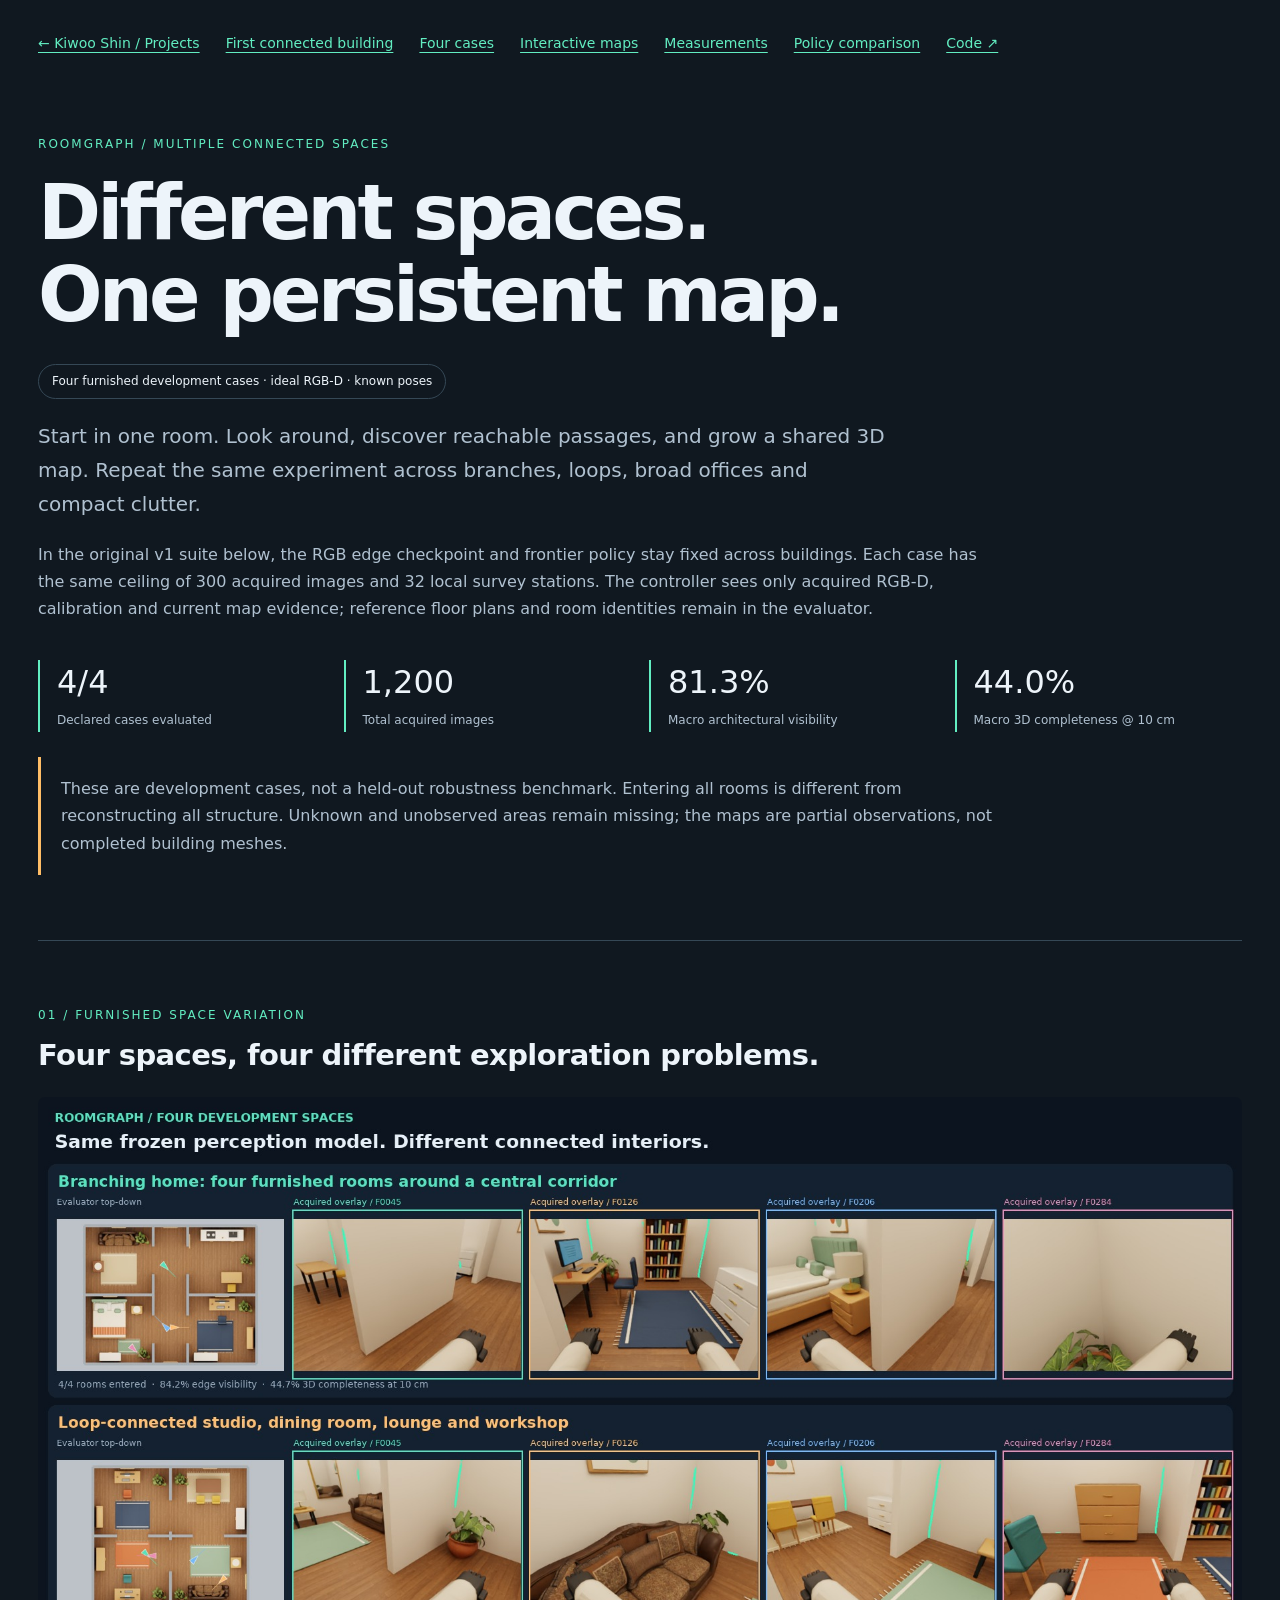
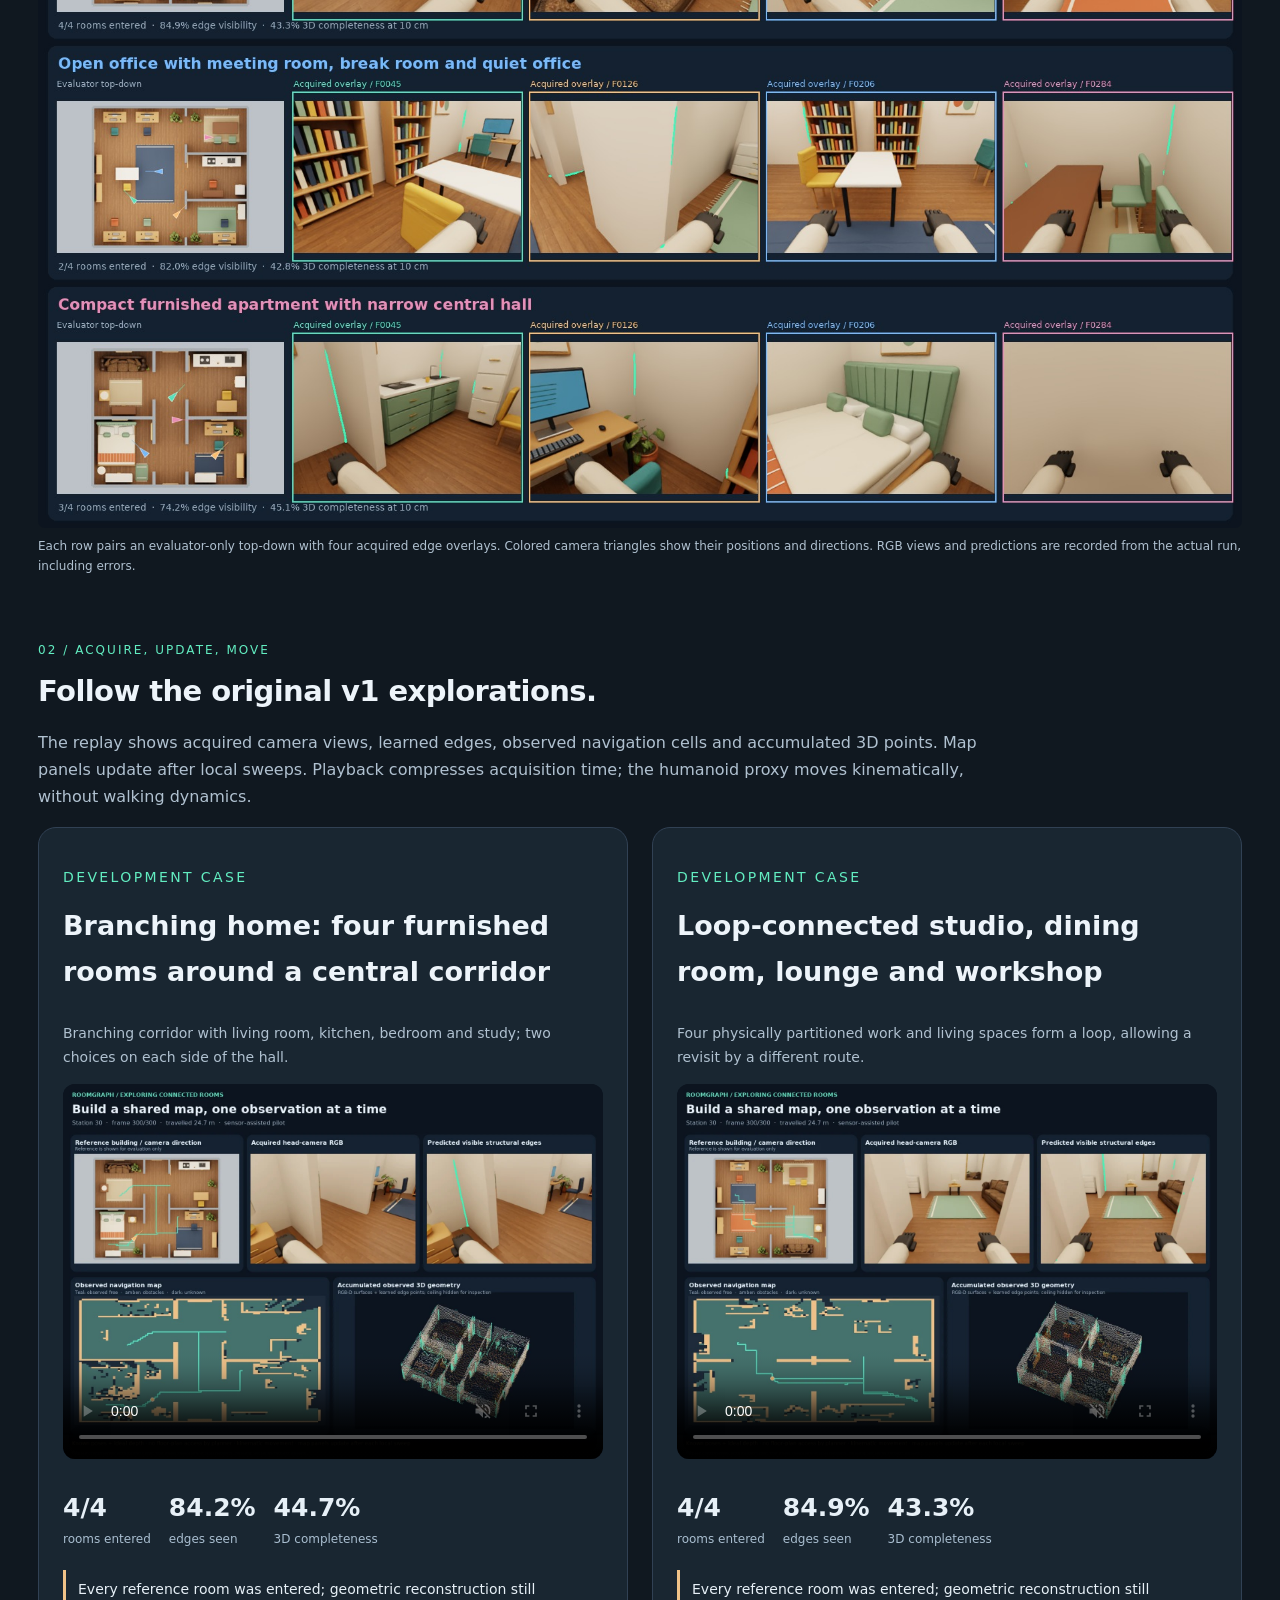
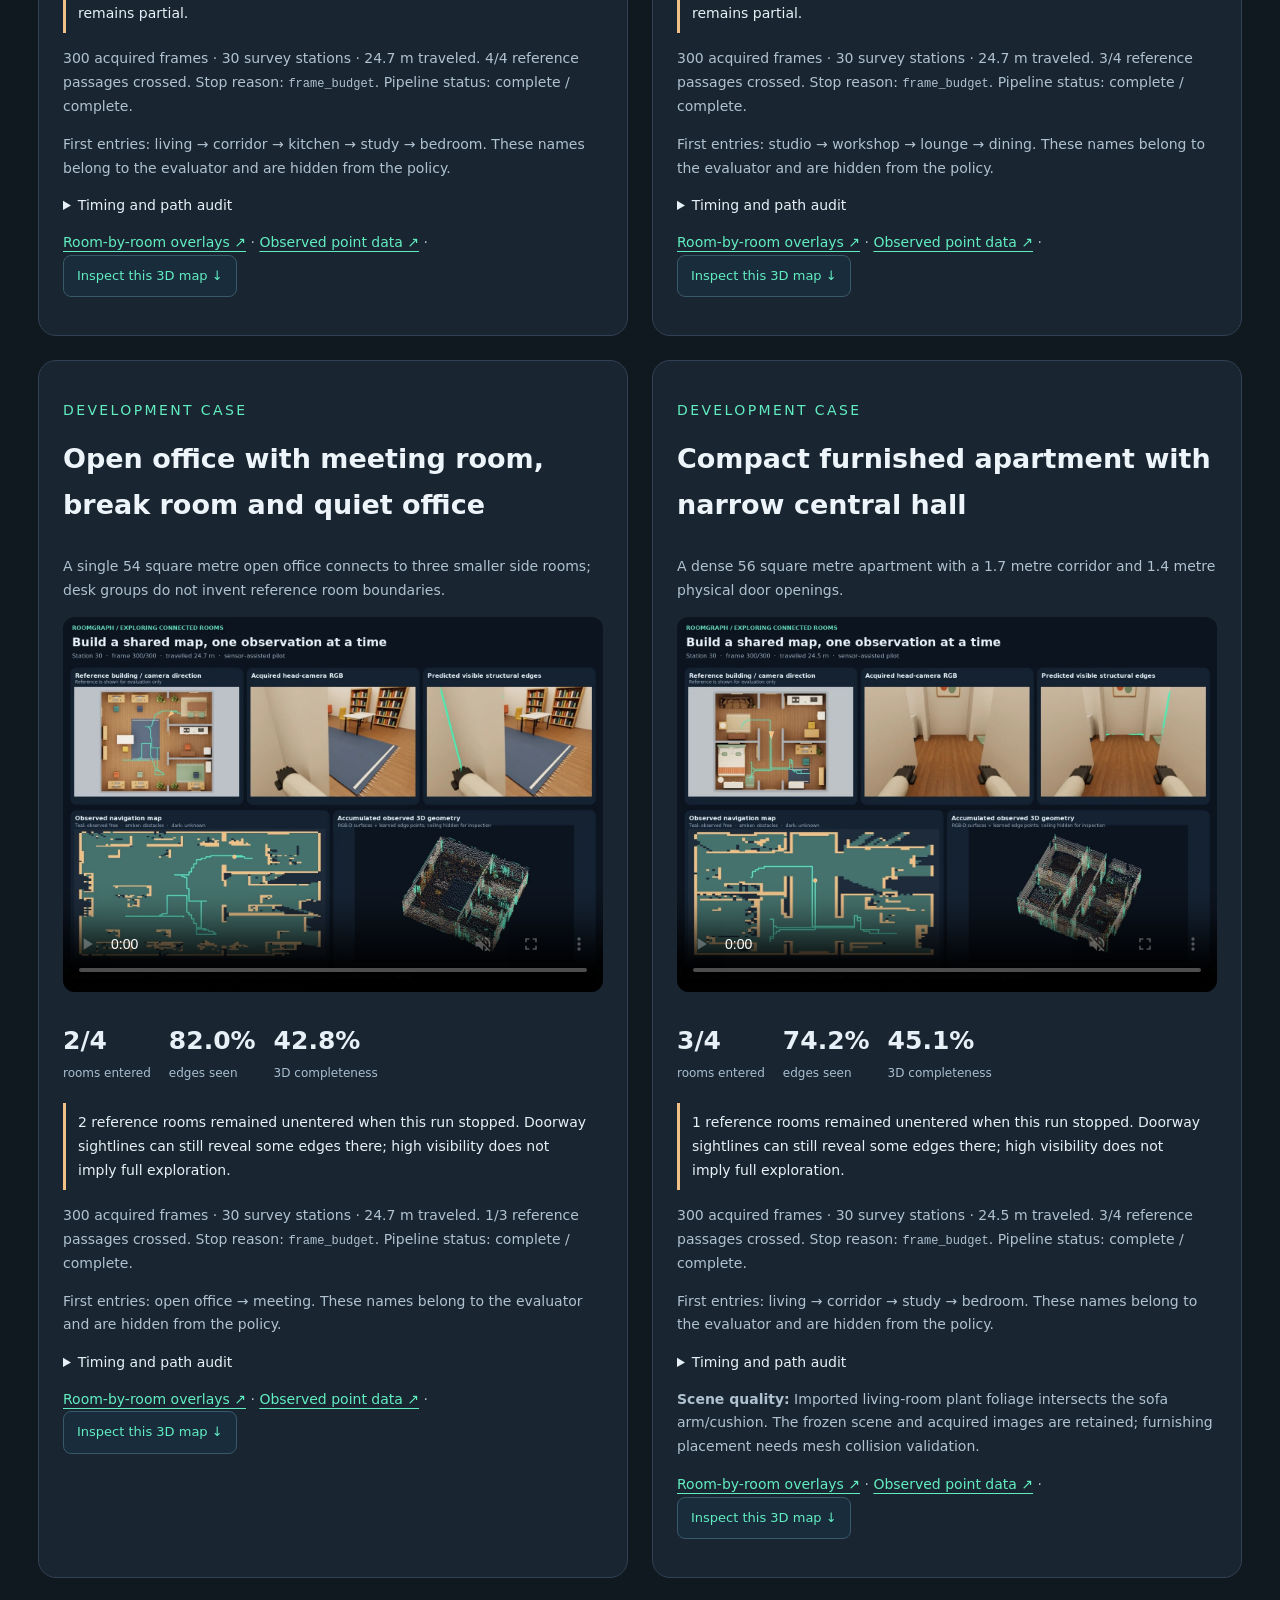
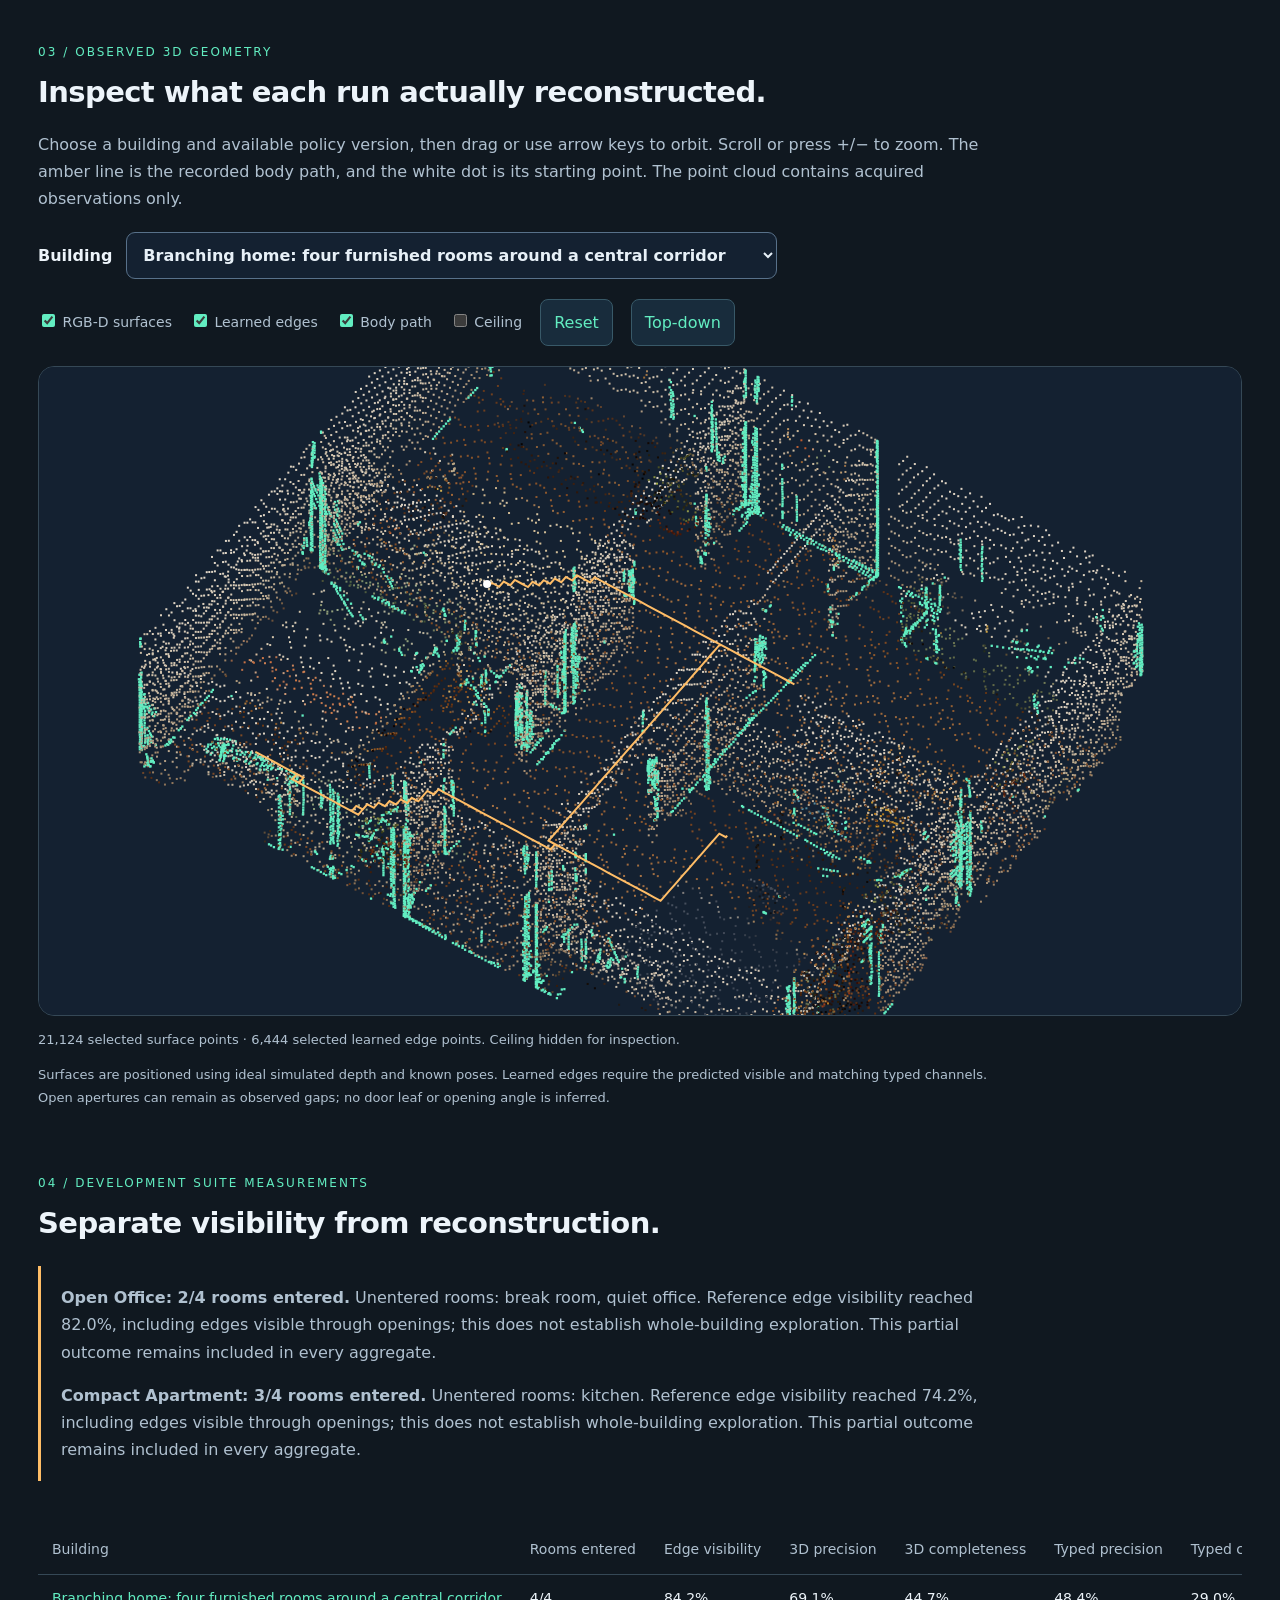
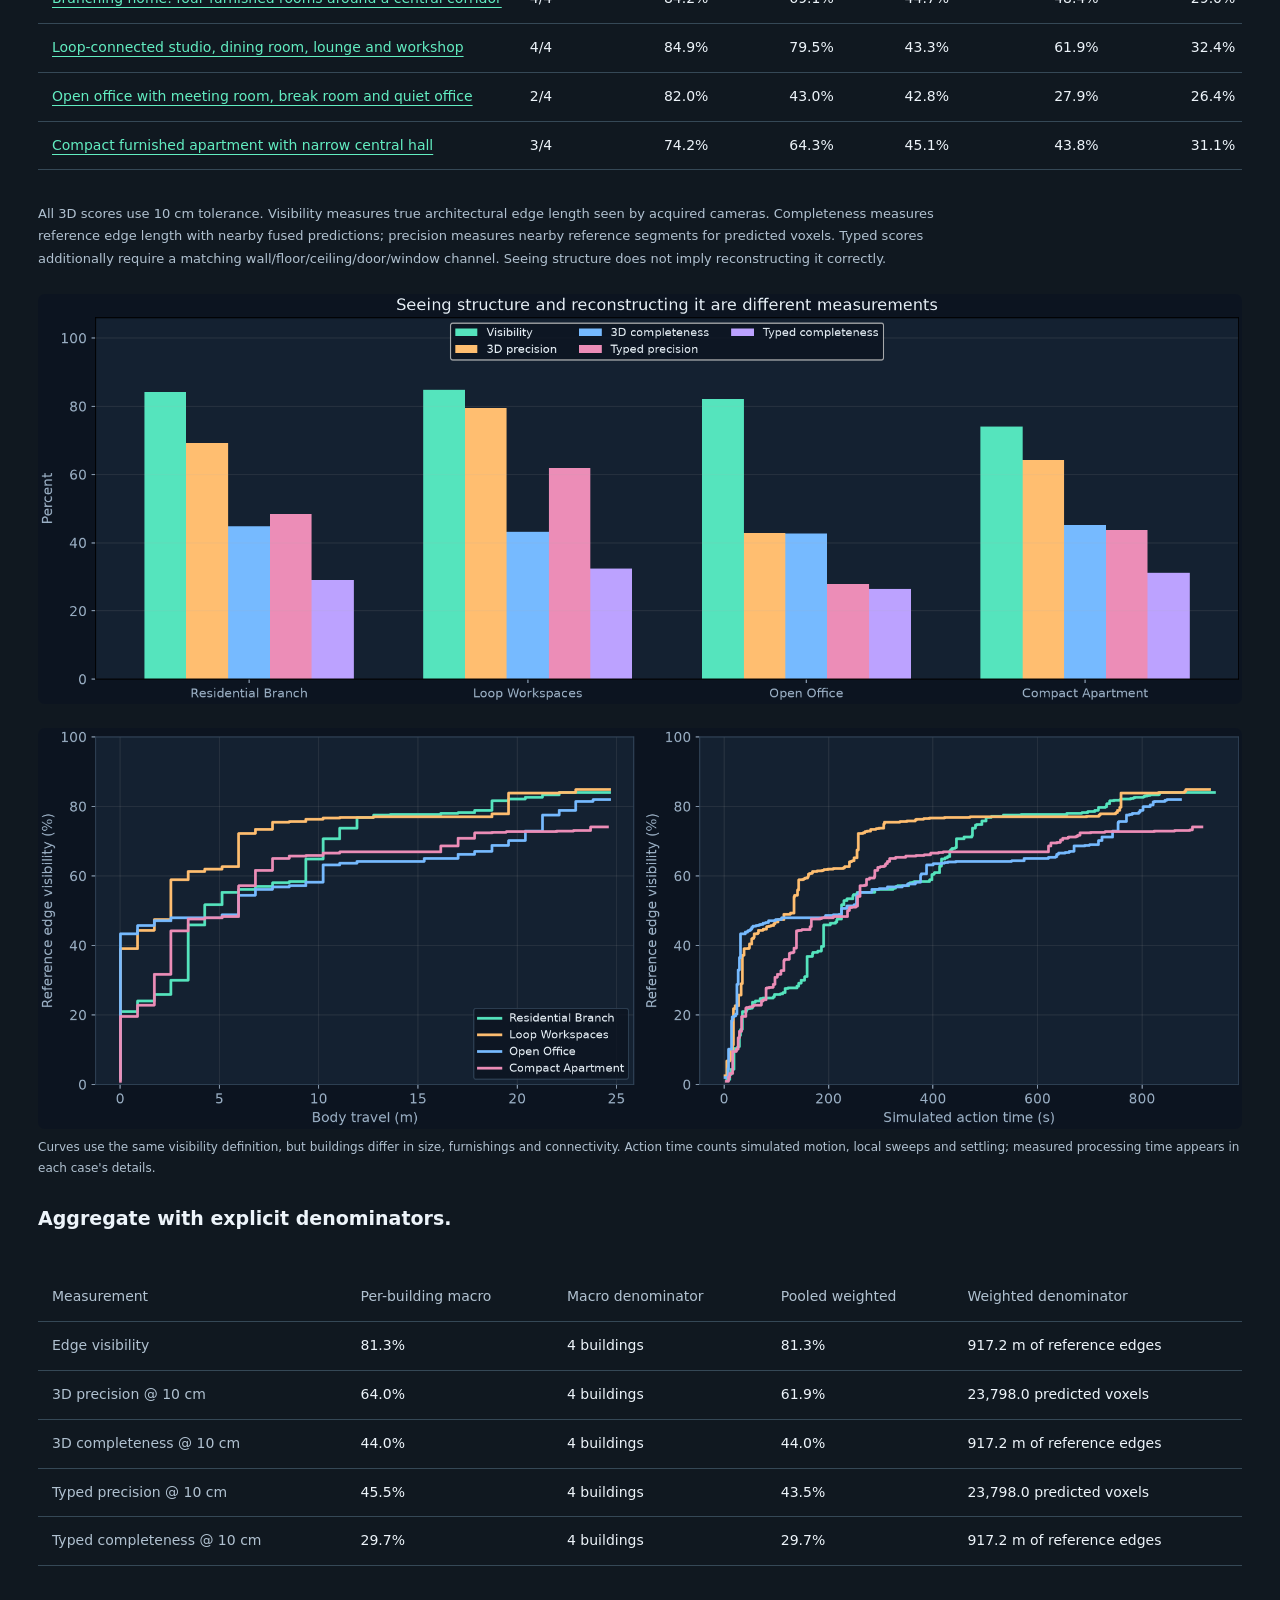
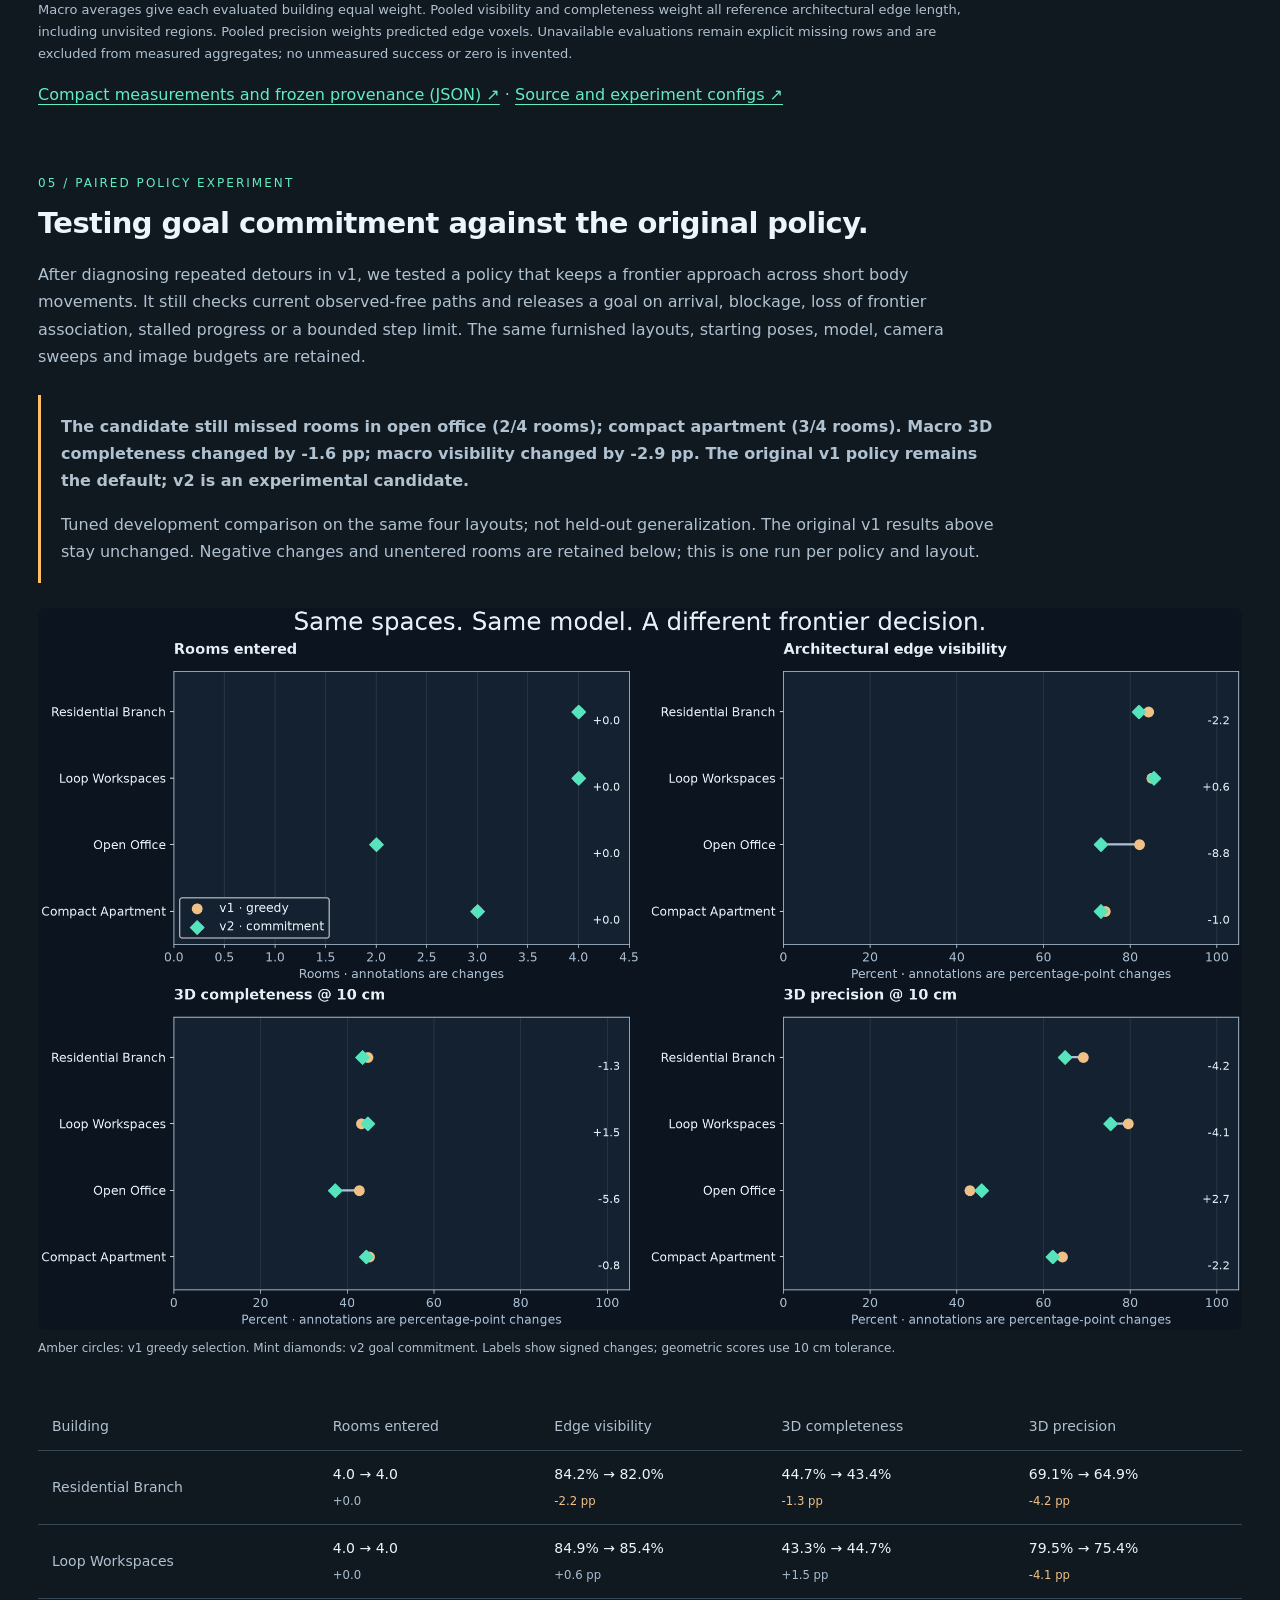
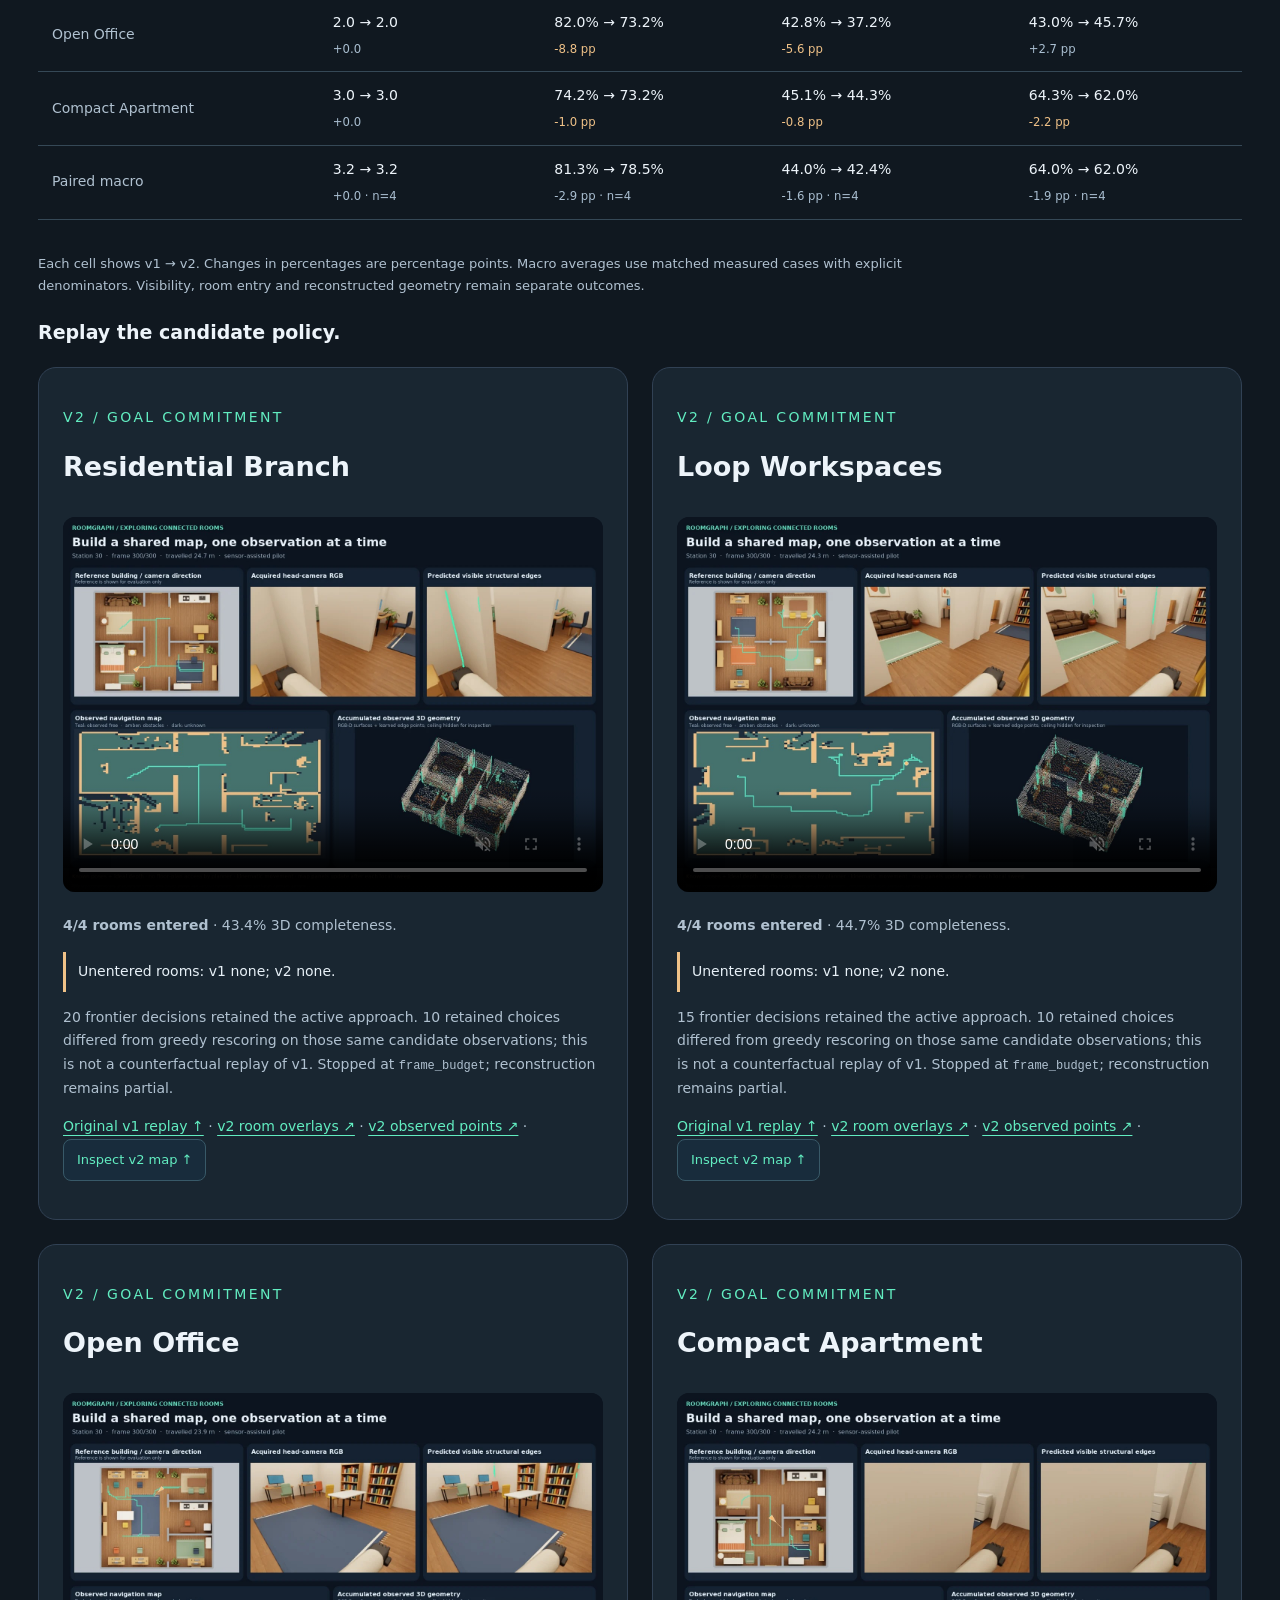
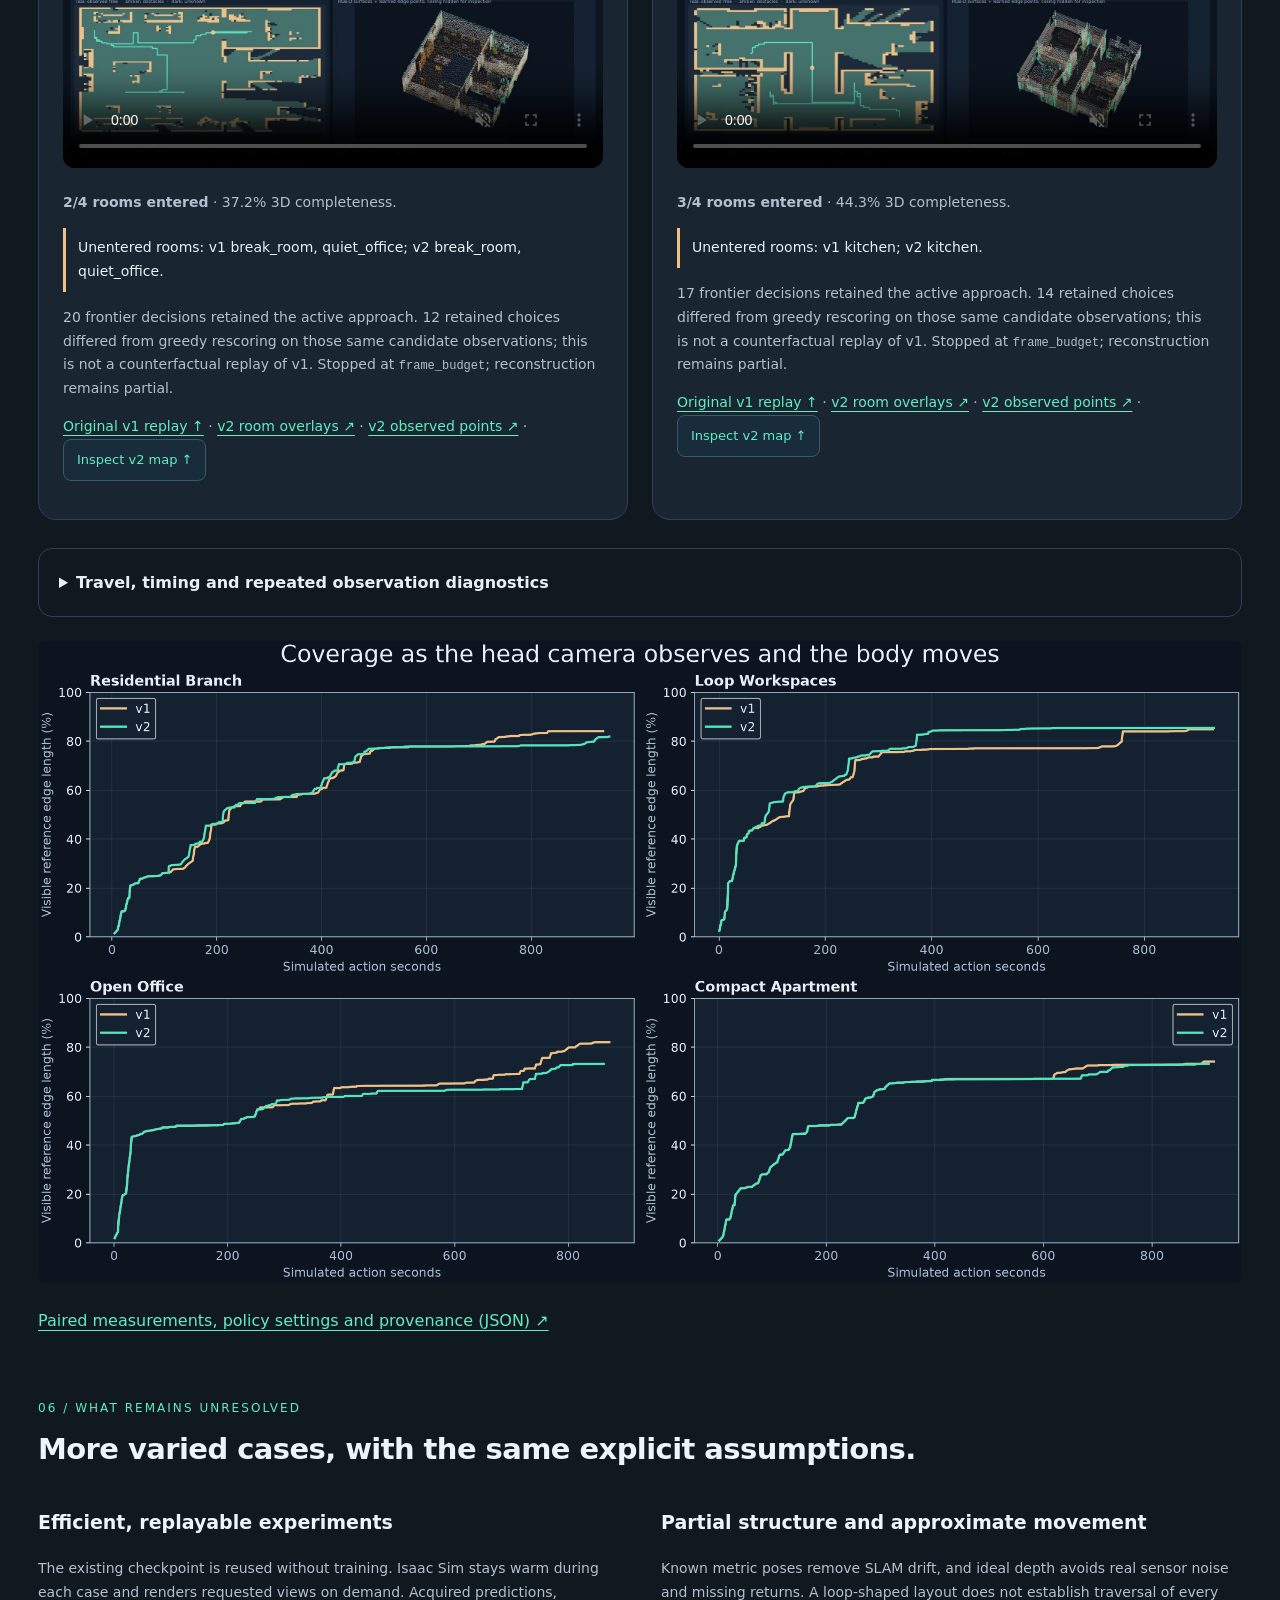
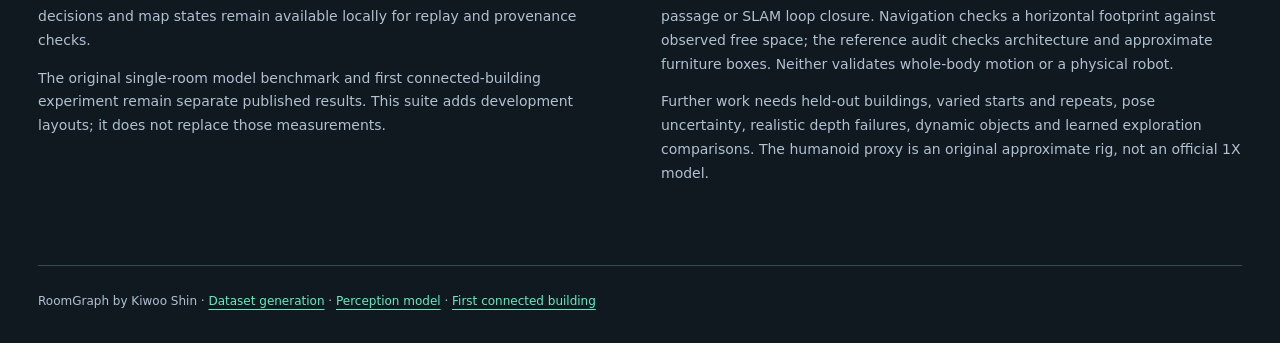
<file: roomgraph-spaces/index.html>
<!doctype html>
<html lang="en"><head><meta charset="utf-8"><meta name="viewport" content="width=device-width,initial-scale=1">
<title>RoomGraph — Multiple connected spaces | Kiwoo Shin</title><meta name="description" content="One frozen perception model explores four furnished development buildings: branching rooms, a workspace loop, open offices and a compact apartment. Measured coverage, partial 3D maps and acquired camera replays.">
<link rel="canonical" href="https://kiwooshin.github.io/roomgraph-spaces/"><meta property="og:title" content="RoomGraph — Different spaces, one persistent map"><meta property="og:image" content="https://kiwooshin.github.io/media/roomgraph-spaces/overview.jpg">
<link rel="stylesheet" href="../roomgraph-perception/style.css"><link rel="stylesheet" href="style.css"><script src="scene.js" defer></script></head>
<body><main><nav><a href="../#roomgraph-spaces">← Kiwoo Shin / Projects</a><a href="../roomgraph-multiroom/">First connected building</a><a href="#cases">Four cases</a><a href="#map">Interactive maps</a><a href="#results">Measurements</a><a href="#policy-comparison">Policy comparison</a><a href="https://github.com/KiwooShin/roomgraph">Code ↗</a></nav>
<header class="hero"><p class="eyebrow">ROOMGRAPH / MULTIPLE CONNECTED SPACES</p><h1>Different spaces.<br>One persistent map.</h1><span class="badge">Four furnished development cases · ideal RGB-D · known poses</span>
<p class="lead">Start in one room. Look around, discover reachable passages, and grow a shared 3D map. Repeat the same experiment across branches, loops, broad offices and compact clutter.</p>
<p>In the original v1 suite below, the RGB edge checkpoint and frontier policy stay fixed across buildings. Each case has the same ceiling of 300 acquired images and 32 local survey stations. The controller sees only acquired RGB-D, calibration and current map evidence; reference floor plans and room identities remain in the evaluator.</p>
<div class="stats"><div class="stat"><strong>4/4</strong><span>Declared cases evaluated</span></div><div class="stat"><strong>1,200</strong><span>Total acquired images</span></div><div class="stat"><strong>81.3%</strong><span>Macro architectural visibility</span></div><div class="stat"><strong>44.0%</strong><span>Macro 3D completeness @ 10 cm</span></div></div>
<div class="callout"><p>These are development cases, not a held-out robustness benchmark. Entering all rooms is different from reconstructing all structure. Unknown and unobserved areas remain missing; the maps are partial observations, not completed building meshes.</p></div></header>
<section id="gallery"><p class="eyebrow">01 / FURNISHED SPACE VARIATION</p><h2>Four spaces, four different exploration problems.</h2><figure><a href="../media/roomgraph-spaces/overview.jpg"><img src="../media/roomgraph-spaces/overview.jpg" alt="Four rows each with furnished top-down camera triangles and four acquired predicted structural-edge overlays"></a><figcaption>Each row pairs an evaluator-only top-down with four acquired edge overlays. Colored camera triangles show their positions and directions. RGB views and predictions are recorded from the actual run, including errors.</figcaption></figure></section>
<section id="cases"><p class="eyebrow">02 / ACQUIRE, UPDATE, MOVE</p><h2>Follow the original v1 explorations.</h2><p>The replay shows acquired camera views, learned edges, observed navigation cells and accumulated 3D points. Map panels update after local sweeps. Playback compresses acquisition time; the humanoid proxy moves kinematically, without walking dynamics.</p><div class="cases"><article class="case" id="residential_branch"><p class="eyebrow">DEVELOPMENT CASE</p><h3>Branching home: four furnished rooms around a central corridor</h3><p>Branching corridor with living room, kitchen, bedroom and study; two choices on each side of the hall.</p>
<video controls playsinline muted loop preload="metadata" poster="../media/roomgraph-spaces/residential_branch/poster.jpg" aria-label="Branching home: four furnished rooms around a central corridor acquired camera and observed map replay"><source src="../media/roomgraph-spaces/residential_branch/replay.mp4" type="video/mp4"><a href="../media/roomgraph-spaces/residential_branch/replay.mp4">Download replay</a></video>
<div class="case-stats"><span><strong>4/4</strong> rooms entered</span><span><strong>84.2%</strong> edges seen</span><span><strong>44.7%</strong> 3D completeness</span></div><p class="case-outcome">Every reference room was entered; geometric reconstruction still remains partial.</p>
<p>300 acquired frames · 30 survey stations · 24.7 m traveled. 4/4 reference passages crossed. Stop reason: <code>frame_budget</code>. Pipeline status: complete / complete.</p><p class="caption">First entries: living → corridor → kitchen → study → bedroom. These names belong to the evaluator and are hidden from the policy.</p>
<details><summary>Timing and path audit</summary><p>937.4 simulated action seconds; 282.4 measured acquisition/processing seconds, excluding renderer startup and reporting. Full pipeline including renderer startup, evaluation and media export: 368.4 s.</p><p>All audited moves remained in observed safe cells. Continuous architecture intersections: 0. Furniture recipe-box intersections: 0. Footprint radius: 0.25 m.</p><p>Checks use a horizontal disk and approximate furniture boxes, without whole-body dynamics or physical contact.</p></details>
<p><a href="../media/roomgraph-spaces/residential_branch/overview.jpg">Room-by-room overlays ↗</a> · <a href="../media/roomgraph-spaces/residential_branch/cloud.json">Observed point data ↗</a> · <button class="map-link" data-case="residential_branch" type="button">Inspect this 3D map ↓</button></p></article><article class="case" id="loop_workspaces"><p class="eyebrow">DEVELOPMENT CASE</p><h3>Loop-connected studio, dining room, lounge and workshop</h3><p>Four physically partitioned work and living spaces form a loop, allowing a revisit by a different route.</p>
<video controls playsinline muted loop preload="metadata" poster="../media/roomgraph-spaces/loop_workspaces/poster.jpg" aria-label="Loop-connected studio, dining room, lounge and workshop acquired camera and observed map replay"><source src="../media/roomgraph-spaces/loop_workspaces/replay.mp4" type="video/mp4"><a href="../media/roomgraph-spaces/loop_workspaces/replay.mp4">Download replay</a></video>
<div class="case-stats"><span><strong>4/4</strong> rooms entered</span><span><strong>84.9%</strong> edges seen</span><span><strong>43.3%</strong> 3D completeness</span></div><p class="case-outcome">Every reference room was entered; geometric reconstruction still remains partial.</p>
<p>300 acquired frames · 30 survey stations · 24.7 m traveled. 3/4 reference passages crossed. Stop reason: <code>frame_budget</code>. Pipeline status: complete / complete.</p><p class="caption">First entries: studio → workshop → lounge → dining. These names belong to the evaluator and are hidden from the policy.</p>
<details><summary>Timing and path audit</summary><p>928.5 simulated action seconds; 287.0 measured acquisition/processing seconds, excluding renderer startup and reporting. Full pipeline including renderer startup, evaluation and media export: 374.7 s.</p><p>All audited moves remained in observed safe cells. Continuous architecture intersections: 0. Furniture recipe-box intersections: 0. Footprint radius: 0.25 m.</p><p>Checks use a horizontal disk and approximate furniture boxes, without whole-body dynamics or physical contact.</p></details>
<p><a href="../media/roomgraph-spaces/loop_workspaces/overview.jpg">Room-by-room overlays ↗</a> · <a href="../media/roomgraph-spaces/loop_workspaces/cloud.json">Observed point data ↗</a> · <button class="map-link" data-case="loop_workspaces" type="button">Inspect this 3D map ↓</button></p></article><article class="case" id="open_office"><p class="eyebrow">DEVELOPMENT CASE</p><h3>Open office with meeting room, break room and quiet office</h3><p>A single 54 square metre open office connects to three smaller side rooms; desk groups do not invent reference room boundaries.</p>
<video controls playsinline muted loop preload="metadata" poster="../media/roomgraph-spaces/open_office/poster.jpg" aria-label="Open office with meeting room, break room and quiet office acquired camera and observed map replay"><source src="../media/roomgraph-spaces/open_office/replay.mp4" type="video/mp4"><a href="../media/roomgraph-spaces/open_office/replay.mp4">Download replay</a></video>
<div class="case-stats"><span><strong>2/4</strong> rooms entered</span><span><strong>82.0%</strong> edges seen</span><span><strong>42.8%</strong> 3D completeness</span></div><p class="case-outcome">2 reference rooms remained unentered when this run stopped. Doorway sightlines can still reveal some edges there; high visibility does not imply full exploration.</p>
<p>300 acquired frames · 30 survey stations · 24.7 m traveled. 1/3 reference passages crossed. Stop reason: <code>frame_budget</code>. Pipeline status: complete / complete.</p><p class="caption">First entries: open office → meeting. These names belong to the evaluator and are hidden from the policy.</p>
<details><summary>Timing and path audit</summary><p>872.5 simulated action seconds; 288.4 measured acquisition/processing seconds, excluding renderer startup and reporting. Full pipeline including renderer startup, evaluation and media export: 377.7 s.</p><p>All audited moves remained in observed safe cells. Continuous architecture intersections: 0. Furniture recipe-box intersections: 0. Footprint radius: 0.25 m.</p><p>Checks use a horizontal disk and approximate furniture boxes, without whole-body dynamics or physical contact.</p></details>
<p><a href="../media/roomgraph-spaces/open_office/overview.jpg">Room-by-room overlays ↗</a> · <a href="../media/roomgraph-spaces/open_office/cloud.json">Observed point data ↗</a> · <button class="map-link" data-case="open_office" type="button">Inspect this 3D map ↓</button></p></article><article class="case" id="compact_apartment"><p class="eyebrow">DEVELOPMENT CASE</p><h3>Compact furnished apartment with narrow central hall</h3><p>A dense 56 square metre apartment with a 1.7 metre corridor and 1.4 metre physical door openings.</p>
<video controls playsinline muted loop preload="metadata" poster="../media/roomgraph-spaces/compact_apartment/poster.jpg" aria-label="Compact furnished apartment with narrow central hall acquired camera and observed map replay"><source src="../media/roomgraph-spaces/compact_apartment/replay.mp4" type="video/mp4"><a href="../media/roomgraph-spaces/compact_apartment/replay.mp4">Download replay</a></video>
<div class="case-stats"><span><strong>3/4</strong> rooms entered</span><span><strong>74.2%</strong> edges seen</span><span><strong>45.1%</strong> 3D completeness</span></div><p class="case-outcome">1 reference rooms remained unentered when this run stopped. Doorway sightlines can still reveal some edges there; high visibility does not imply full exploration.</p>
<p>300 acquired frames · 30 survey stations · 24.5 m traveled. 3/4 reference passages crossed. Stop reason: <code>frame_budget</code>. Pipeline status: complete / complete.</p><p class="caption">First entries: living → corridor → study → bedroom. These names belong to the evaluator and are hidden from the policy.</p>
<details><summary>Timing and path audit</summary><p>914.1 simulated action seconds; 278.6 measured acquisition/processing seconds, excluding renderer startup and reporting. Full pipeline including renderer startup, evaluation and media export: 363.7 s.</p><p>All audited moves remained in observed safe cells. Continuous architecture intersections: 0. Furniture recipe-box intersections: 0. Footprint radius: 0.25 m.</p><p>Checks use a horizontal disk and approximate furniture boxes, without whole-body dynamics or physical contact.</p></details>
<p class="caption"><strong>Scene quality:</strong> Imported living-room plant foliage intersects the sofa arm/cushion. The frozen scene and acquired images are retained; furnishing placement needs mesh collision validation.</p><p><a href="../media/roomgraph-spaces/compact_apartment/overview.jpg">Room-by-room overlays ↗</a> · <a href="../media/roomgraph-spaces/compact_apartment/cloud.json">Observed point data ↗</a> · <button class="map-link" data-case="compact_apartment" type="button">Inspect this 3D map ↓</button></p></article></div></section>
<section id="map"><p class="eyebrow">03 / OBSERVED 3D GEOMETRY</p><h2>Inspect what each run actually reconstructed.</h2><p>Choose a building and available policy version, then drag or use arrow keys to orbit. Scroll or press +/− to zoom. The amber line is the recorded body path, and the white dot is its starting point. The point cloud contains acquired observations only.</p>
<label class="case-select">Building <select id="case-select"><optgroup label="v1 · Greedy frontier"><option value="residential_branch" data-cloud="../media/roomgraph-spaces/residential_branch/cloud.json">Branching home: four furnished rooms around a central corridor</option><option value="loop_workspaces" data-cloud="../media/roomgraph-spaces/loop_workspaces/cloud.json">Loop-connected studio, dining room, lounge and workshop</option><option value="open_office" data-cloud="../media/roomgraph-spaces/open_office/cloud.json">Open office with meeting room, break room and quiet office</option><option value="compact_apartment" data-cloud="../media/roomgraph-spaces/compact_apartment/cloud.json">Compact furnished apartment with narrow central hall</option></optgroup><optgroup label="v2 · Goal commitment"><option value="v2_residential_branch" data-cloud="../media/roomgraph-spaces/policy-v2/residential_branch/cloud.json">Branching home: four furnished rooms around a central corridor</option><option value="v2_loop_workspaces" data-cloud="../media/roomgraph-spaces/policy-v2/loop_workspaces/cloud.json">Loop-connected studio, dining room, lounge and workshop</option><option value="v2_open_office" data-cloud="../media/roomgraph-spaces/policy-v2/open_office/cloud.json">Open office with meeting room, break room and quiet office</option><option value="v2_compact_apartment" data-cloud="../media/roomgraph-spaces/policy-v2/compact_apartment/cloud.json">Compact furnished apartment with narrow central hall</option></optgroup></select></label><div class="toolbar"><label><input id="surfaces" type="checkbox" checked> RGB-D surfaces</label><label><input id="edges" type="checkbox" checked> Learned edges</label><label><input id="path" type="checkbox" checked> Body path</label><label><input id="ceiling" type="checkbox"> Ceiling</label><button id="reset" type="button">Reset</button><button id="top" type="button">Top-down</button></div>
<canvas id="cloud" tabindex="0" role="img" aria-label="Interactive observed RGB-D surface and structural edge map for the selected building">Download observed point data from each case above.</canvas><p id="cloud-status" class="caption" role="status">Loading observed point data…</p><p class="caption">Surfaces are positioned using ideal simulated depth and known poses. Learned edges require the predicted visible and matching typed channels. Open apertures can remain as observed gaps; no door leaf or opening angle is inferred.</p></section>
<section id="results"><p class="eyebrow">04 / DEVELOPMENT SUITE MEASUREMENTS</p><h2>Separate visibility from reconstruction.</h2><div class="callout"><p><strong>Open Office: 2/4 rooms entered.</strong> Unentered rooms: break room, quiet office. Reference edge visibility reached 82.0%, including edges visible through openings; this does not establish whole-building exploration. This partial outcome remains included in every aggregate.</p><p><strong>Compact Apartment: 3/4 rooms entered.</strong> Unentered rooms: kitchen. Reference edge visibility reached 74.2%, including edges visible through openings; this does not establish whole-building exploration. This partial outcome remains included in every aggregate.</p></div><div class="table-scroll"><table><thead><tr><th>Building</th><th>Rooms entered</th><th>Edge visibility</th><th>3D precision</th><th>3D completeness</th><th>Typed precision</th><th>Typed completeness</th><th>Frames</th></tr></thead><tbody><tr><th><a href="#residential_branch">Branching home: four furnished rooms around a central corridor</a></th><td>4/4</td><td>84.2%</td><td>69.1%</td><td>44.7%</td><td>48.4%</td><td>29.0%</td><td>300</td></tr><tr><th><a href="#loop_workspaces">Loop-connected studio, dining room, lounge and workshop</a></th><td>4/4</td><td>84.9%</td><td>79.5%</td><td>43.3%</td><td>61.9%</td><td>32.4%</td><td>300</td></tr><tr><th><a href="#open_office">Open office with meeting room, break room and quiet office</a></th><td>2/4</td><td>82.0%</td><td>43.0%</td><td>42.8%</td><td>27.9%</td><td>26.4%</td><td>300</td></tr><tr><th><a href="#compact_apartment">Compact furnished apartment with narrow central hall</a></th><td>3/4</td><td>74.2%</td><td>64.3%</td><td>45.1%</td><td>43.8%</td><td>31.1%</td><td>300</td></tr></tbody></table></div>
<p class="caption">All 3D scores use 10 cm tolerance. Visibility measures true architectural edge length seen by acquired cameras. Completeness measures reference edge length with nearby fused predictions; precision measures nearby reference segments for predicted voxels. Typed scores additionally require a matching wall/floor/ceiling/door/window channel. Seeing structure does not imply reconstructing it correctly.</p>
<figure><img src="../media/roomgraph-spaces/comparison.png" loading="lazy" alt="Per-building visibility, precision, completeness and typed reconstruction metrics"></figure><figure><img src="../media/roomgraph-spaces/coverage.png" loading="lazy" alt="Architectural edge visibility versus traveled distance and simulated action time"><figcaption>Curves use the same visibility definition, but buildings differ in size, furnishings and connectivity. Action time counts simulated motion, local sweeps and settling; measured processing time appears in each case's details.</figcaption></figure>
<h3>Aggregate with explicit denominators.</h3><div class="table-scroll"><table><thead><tr><th>Measurement</th><th>Per-building macro</th><th>Macro denominator</th><th>Pooled weighted</th><th>Weighted denominator</th></tr></thead><tbody><tr><th>Edge visibility</th><td>81.3%</td><td>4 buildings</td><td>81.3%</td><td>917.2 m of reference edges</td></tr><tr><th>3D precision @ 10 cm</th><td>64.0%</td><td>4 buildings</td><td>61.9%</td><td>23,798.0 predicted voxels</td></tr><tr><th>3D completeness @ 10 cm</th><td>44.0%</td><td>4 buildings</td><td>44.0%</td><td>917.2 m of reference edges</td></tr><tr><th>Typed precision @ 10 cm</th><td>45.5%</td><td>4 buildings</td><td>43.5%</td><td>23,798.0 predicted voxels</td></tr><tr><th>Typed completeness @ 10 cm</th><td>29.7%</td><td>4 buildings</td><td>29.7%</td><td>917.2 m of reference edges</td></tr></tbody></table></div>
<p class="caption">Macro averages give each evaluated building equal weight. Pooled visibility and completeness weight all reference architectural edge length, including unvisited regions. Pooled precision weights predicted edge voxels. Unavailable evaluations remain explicit missing rows and are excluded from measured aggregates; no unmeasured success or zero is invented.</p>
<p><a href="../media/roomgraph-spaces/summary.json">Compact measurements and frozen provenance (JSON) ↗</a> · <a href="https://github.com/KiwooShin/roomgraph">Source and experiment configs ↗</a></p></section>
<section id="policy-comparison"><p class="eyebrow">05 / PAIRED POLICY EXPERIMENT</p>
<h2>Testing goal commitment against the original policy.</h2>
<p>After diagnosing repeated detours in v1, we tested a policy that keeps a frontier approach across short body movements. It still checks current observed-free paths and releases a goal on arrival, blockage, loss of frontier association, stalled progress or a bounded step limit. The same furnished layouts, starting poses, model, camera sweeps and image budgets are retained.</p>
<div class="callout"><p><strong>The candidate still missed rooms in open office (2/4 rooms); compact apartment (3/4 rooms). Macro 3D completeness changed by -1.6 pp; macro visibility changed by -2.9 pp. The original v1 policy remains the default; v2 is an experimental candidate.</strong></p><p>Tuned development comparison on the same four layouts; not held-out generalization. The original v1 results above stay unchanged. Negative changes and unentered rooms are retained below; this is one run per policy and layout.</p></div>
<figure><img src="../media/roomgraph-spaces/policy-v2/paired_metrics.png" loading="lazy" alt="Paired baseline and goal commitment measurements for all four spaces"><figcaption>Amber circles: v1 greedy selection. Mint diamonds: v2 goal commitment. Labels show signed changes; geometric scores use 10 cm tolerance.</figcaption></figure>
<div class="table-scroll"><table class="policy-table"><thead><tr><th>Building</th><th>Rooms entered</th><th>Edge visibility</th><th>3D completeness</th><th>3D precision</th></tr></thead><tbody><tr><th>Residential Branch</th><td>4.0 → 4.0<small class="">+0.0</small></td><td>84.2% → 82.0%<small class="negative">-2.2 pp</small></td><td>44.7% → 43.4%<small class="negative">-1.3 pp</small></td><td>69.1% → 64.9%<small class="negative">-4.2 pp</small></td></tr><tr><th>Loop Workspaces</th><td>4.0 → 4.0<small class="">+0.0</small></td><td>84.9% → 85.4%<small class="">+0.6 pp</small></td><td>43.3% → 44.7%<small class="">+1.5 pp</small></td><td>79.5% → 75.4%<small class="negative">-4.1 pp</small></td></tr><tr><th>Open Office</th><td>2.0 → 2.0<small class="">+0.0</small></td><td>82.0% → 73.2%<small class="negative">-8.8 pp</small></td><td>42.8% → 37.2%<small class="negative">-5.6 pp</small></td><td>43.0% → 45.7%<small class="">+2.7 pp</small></td></tr><tr><th>Compact Apartment</th><td>3.0 → 3.0<small class="">+0.0</small></td><td>74.2% → 73.2%<small class="negative">-1.0 pp</small></td><td>45.1% → 44.3%<small class="negative">-0.8 pp</small></td><td>64.3% → 62.0%<small class="negative">-2.2 pp</small></td></tr><tr><th>Paired macro</th><td>3.2 → 3.2<small>+0.0 · n=4</small></td><td>81.3% → 78.5%<small>-2.9 pp · n=4</small></td><td>44.0% → 42.4%<small>-1.6 pp · n=4</small></td><td>64.0% → 62.0%<small>-1.9 pp · n=4</small></td></tr></tbody></table></div>
<p class="caption">Each cell shows v1 → v2. Changes in percentages are percentage points. Macro averages use matched measured cases with explicit denominators. Visibility, room entry and reconstructed geometry remain separate outcomes.</p>
<h3>Replay the candidate policy.</h3><div class="cases"><article class="case"><p class="eyebrow">V2 / GOAL COMMITMENT</p><h3>Residential Branch</h3><video controls playsinline muted loop preload="metadata" poster="../media/roomgraph-spaces/policy-v2/residential_branch/poster.jpg" aria-label="Residential Branch goal commitment policy replay"><source src="../media/roomgraph-spaces/policy-v2/residential_branch/replay.mp4" type="video/mp4"></video><p><strong>4/4 rooms entered</strong> · 43.4% 3D completeness.</p><p class="case-outcome">Unentered rooms: v1 none; v2 none.</p><p>20 frontier decisions retained the active approach. 10 retained choices differed from greedy rescoring on those same candidate observations; this is not a counterfactual replay of v1. Stopped at <code>frame_budget</code>; reconstruction remains partial.</p><p><a href="#residential_branch">Original v1 replay ↑</a> · <a href="../media/roomgraph-spaces/policy-v2/residential_branch/overview.jpg">v2 room overlays ↗</a> · <a href="../media/roomgraph-spaces/policy-v2/residential_branch/cloud.json">v2 observed points ↗</a> · <button class="map-link" data-case="v2_residential_branch" type="button">Inspect v2 map ↑</button></p></article><article class="case"><p class="eyebrow">V2 / GOAL COMMITMENT</p><h3>Loop Workspaces</h3><video controls playsinline muted loop preload="metadata" poster="../media/roomgraph-spaces/policy-v2/loop_workspaces/poster.jpg" aria-label="Loop Workspaces goal commitment policy replay"><source src="../media/roomgraph-spaces/policy-v2/loop_workspaces/replay.mp4" type="video/mp4"></video><p><strong>4/4 rooms entered</strong> · 44.7% 3D completeness.</p><p class="case-outcome">Unentered rooms: v1 none; v2 none.</p><p>15 frontier decisions retained the active approach. 10 retained choices differed from greedy rescoring on those same candidate observations; this is not a counterfactual replay of v1. Stopped at <code>frame_budget</code>; reconstruction remains partial.</p><p><a href="#loop_workspaces">Original v1 replay ↑</a> · <a href="../media/roomgraph-spaces/policy-v2/loop_workspaces/overview.jpg">v2 room overlays ↗</a> · <a href="../media/roomgraph-spaces/policy-v2/loop_workspaces/cloud.json">v2 observed points ↗</a> · <button class="map-link" data-case="v2_loop_workspaces" type="button">Inspect v2 map ↑</button></p></article><article class="case"><p class="eyebrow">V2 / GOAL COMMITMENT</p><h3>Open Office</h3><video controls playsinline muted loop preload="metadata" poster="../media/roomgraph-spaces/policy-v2/open_office/poster.jpg" aria-label="Open Office goal commitment policy replay"><source src="../media/roomgraph-spaces/policy-v2/open_office/replay.mp4" type="video/mp4"></video><p><strong>2/4 rooms entered</strong> · 37.2% 3D completeness.</p><p class="case-outcome">Unentered rooms: v1 break_room, quiet_office; v2 break_room, quiet_office.</p><p>20 frontier decisions retained the active approach. 12 retained choices differed from greedy rescoring on those same candidate observations; this is not a counterfactual replay of v1. Stopped at <code>frame_budget</code>; reconstruction remains partial.</p><p><a href="#open_office">Original v1 replay ↑</a> · <a href="../media/roomgraph-spaces/policy-v2/open_office/overview.jpg">v2 room overlays ↗</a> · <a href="../media/roomgraph-spaces/policy-v2/open_office/cloud.json">v2 observed points ↗</a> · <button class="map-link" data-case="v2_open_office" type="button">Inspect v2 map ↑</button></p></article><article class="case"><p class="eyebrow">V2 / GOAL COMMITMENT</p><h3>Compact Apartment</h3><video controls playsinline muted loop preload="metadata" poster="../media/roomgraph-spaces/policy-v2/compact_apartment/poster.jpg" aria-label="Compact Apartment goal commitment policy replay"><source src="../media/roomgraph-spaces/policy-v2/compact_apartment/replay.mp4" type="video/mp4"></video><p><strong>3/4 rooms entered</strong> · 44.3% 3D completeness.</p><p class="case-outcome">Unentered rooms: v1 kitchen; v2 kitchen.</p><p>17 frontier decisions retained the active approach. 14 retained choices differed from greedy rescoring on those same candidate observations; this is not a counterfactual replay of v1. Stopped at <code>frame_budget</code>; reconstruction remains partial.</p><p><a href="#compact_apartment">Original v1 replay ↑</a> · <a href="../media/roomgraph-spaces/policy-v2/compact_apartment/overview.jpg">v2 room overlays ↗</a> · <a href="../media/roomgraph-spaces/policy-v2/compact_apartment/cloud.json">v2 observed points ↗</a> · <button class="map-link" data-case="v2_compact_apartment" type="button">Inspect v2 map ↑</button></p></article></div>
<details class="policy-details"><summary>Travel, timing and repeated observation diagnostics</summary>
<div class="table-scroll"><table><thead><tr><th>Building</th><th>Travel (m)</th><th>Simulated action (s)</th><th>Acquisition / processing (s)</th><th>Frames</th></tr></thead><tbody><tr><th>Residential Branch</th><td>24.7 → 24.7</td><td>937.4 → 949.1</td><td>282.4 → 282.9</td><td>300.0 → 300.0</td></tr><tr><th>Loop Workspaces</th><td>24.7 → 24.3</td><td>928.5 → 930.8</td><td>287.0 → 290.8</td><td>300.0 → 300.0</td></tr><tr><th>Open Office</th><td>24.7 → 23.9</td><td>872.5 → 862.5</td><td>288.4 → 289.1</td><td>300.0 → 300.0</td></tr><tr><th>Compact Apartment</th><td>24.5 → 24.2</td><td>914.1 → 904.4</td><td>278.6 → 279.2</td><td>300.0 → 300.0</td></tr><tr><th>Paired macro</th><td>24.6 → 24.3<small>-0.4 · n=4</small></td><td>913.1 → 911.7<small>-1.4 · n=4</small></td><td>284.1 → 285.5<small>+1.4 · n=4</small></td><td>300.0 → 300.0<small>+0.0 · n=4</small></td></tr></tbody></table></div>
<p class="caption">Wall time excludes renderer startup, evaluation and media export; one measured run does not establish a statistically reliable speedup. Fresh renders share the same settings but may have small RGB sampling differences even at matching camera poses.</p>
<div class="table-scroll"><table><thead><tr><th>Building</th><th>Frames at low surface gain stations</th><th>Frames near earlier poses</th><th>Early goal switches</th></tr></thead><tbody><tr><th>Residential Branch</th><td>58 → 70</td><td>78 → 60</td><td>2 → 1</td></tr><tr><th>Loop Workspaces</th><td>158 → 148</td><td>100 → 68</td><td>15 → 6</td></tr><tr><th>Open Office</th><td>28 → 68</td><td>48 → 70</td><td>9 → 4</td></tr><tr><th>Compact Apartment</th><td>118 → 128</td><td>98 → 98</td><td>7 → 2</td></tr></tbody></table></div>
<p class="caption">Low gain means fewer than 500 new surface voxels per station. A repeated pose is within 0.3 m of a nonadjacent earlier station. Early goal switches change the target by more than 1 m while the old goal remains more than 0.75 m away; some switches are necessary because observations invalidate a path. These are descriptive proxies, not proof that images are redundant.</p></details>
<figure><img src="../media/roomgraph-spaces/policy-v2/visibility_curves.png" loading="lazy" alt="Architectural visibility versus simulated motion and camera action time for each policy"></figure>
<p><a href="../media/roomgraph-spaces/policy-v2/comparison.json">Paired measurements, policy settings and provenance (JSON) ↗</a></p></section>
<section><p class="eyebrow">06 / WHAT REMAINS UNRESOLVED</p><h2>More varied cases, with the same explicit assumptions.</h2><div class="notes"><article><h3>Efficient, replayable experiments</h3><p>The existing checkpoint is reused without training. Isaac Sim stays warm during each case and renders requested views on demand. Acquired predictions, decisions and map states remain available locally for replay and provenance checks.</p><p>The original single-room model benchmark and first connected-building experiment remain separate published results. This suite adds development layouts; it does not replace those measurements.</p></article><article><h3>Partial structure and approximate movement</h3><p>Known metric poses remove SLAM drift, and ideal depth avoids real sensor noise and missing returns. A loop-shaped layout does not establish traversal of every passage or SLAM loop closure. Navigation checks a horizontal footprint against observed free space; the reference audit checks architecture and approximate furniture boxes. Neither validates whole-body motion or a physical robot.</p><p>Further work needs held-out buildings, varied starts and repeats, pose uncertainty, realistic depth failures, dynamic objects and learned exploration comparisons. The humanoid proxy is an original approximate rig, not an official 1X model.</p></article></div></section>
<footer>RoomGraph by Kiwoo Shin · <a href="../roomgraph/">Dataset generation</a> · <a href="../roomgraph-perception/">Perception model</a> · <a href="../roomgraph-multiroom/">First connected building</a></footer></main></body></html>
</file>
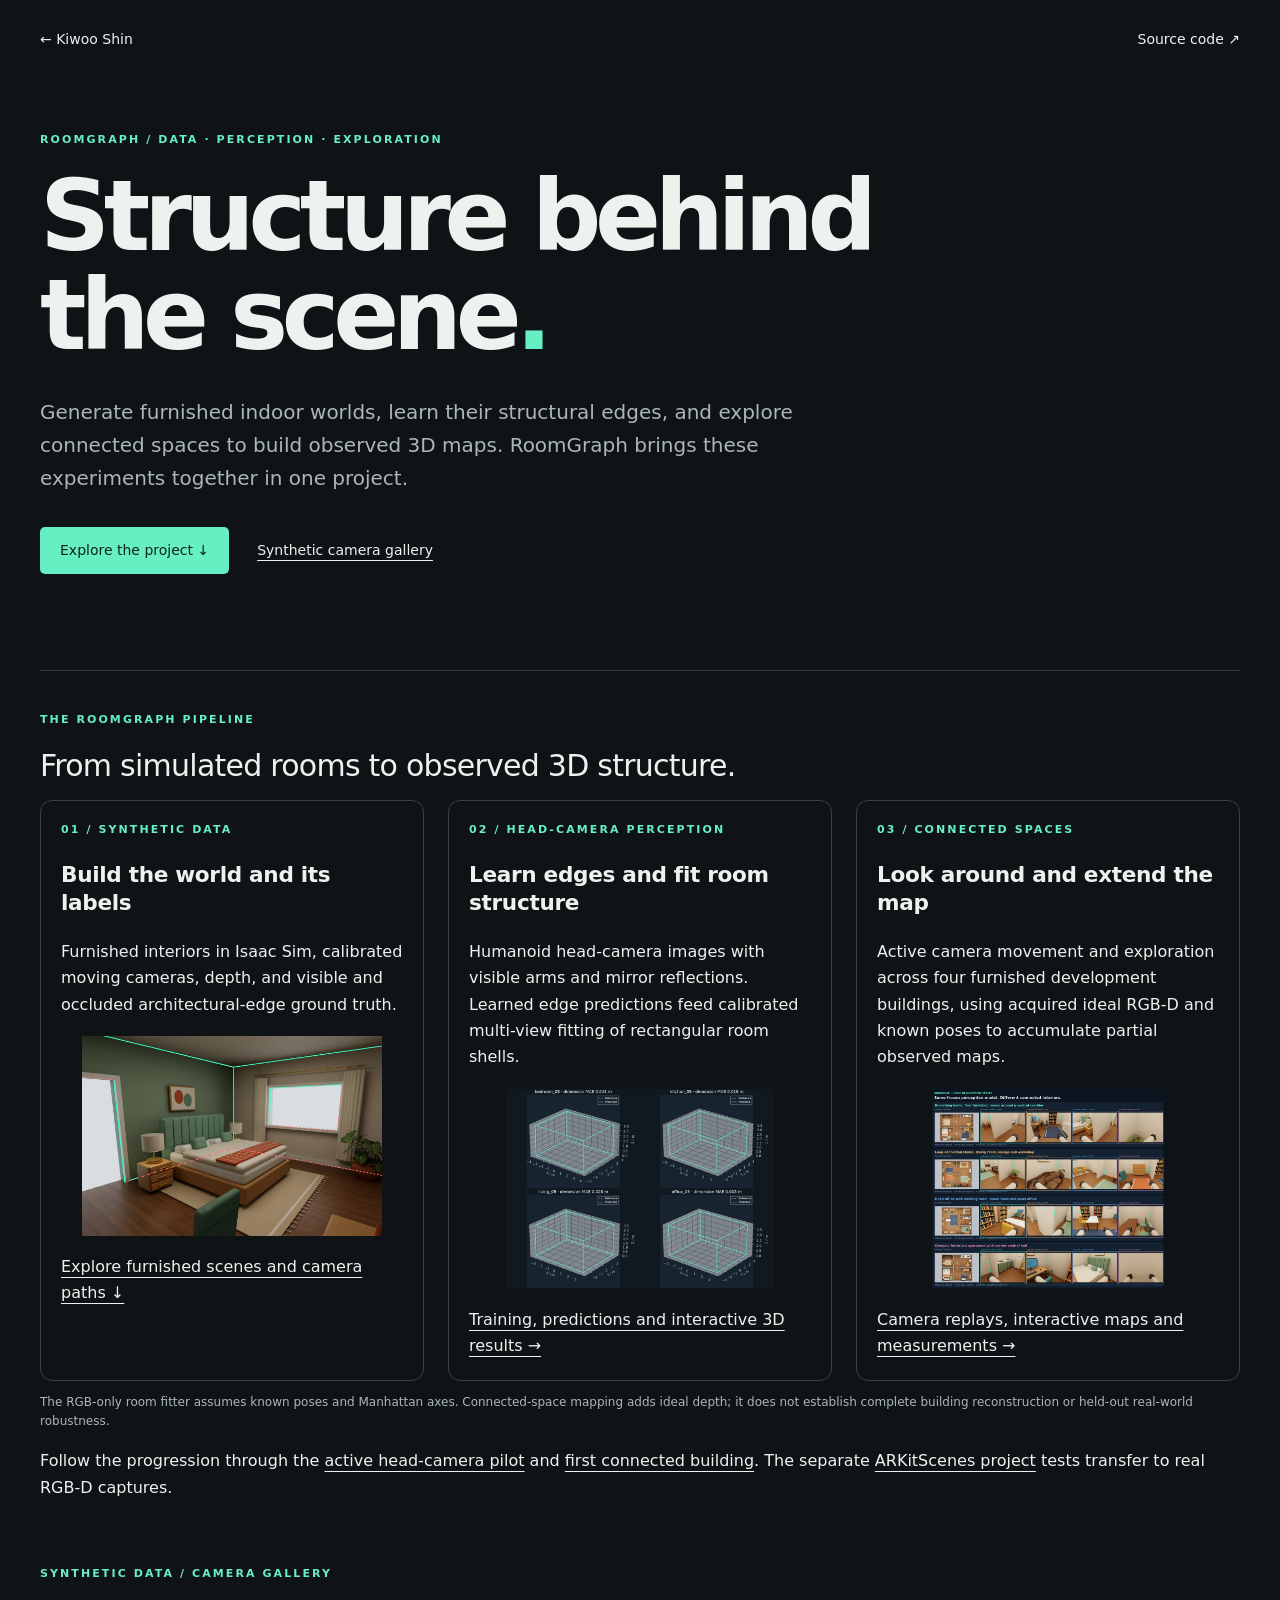
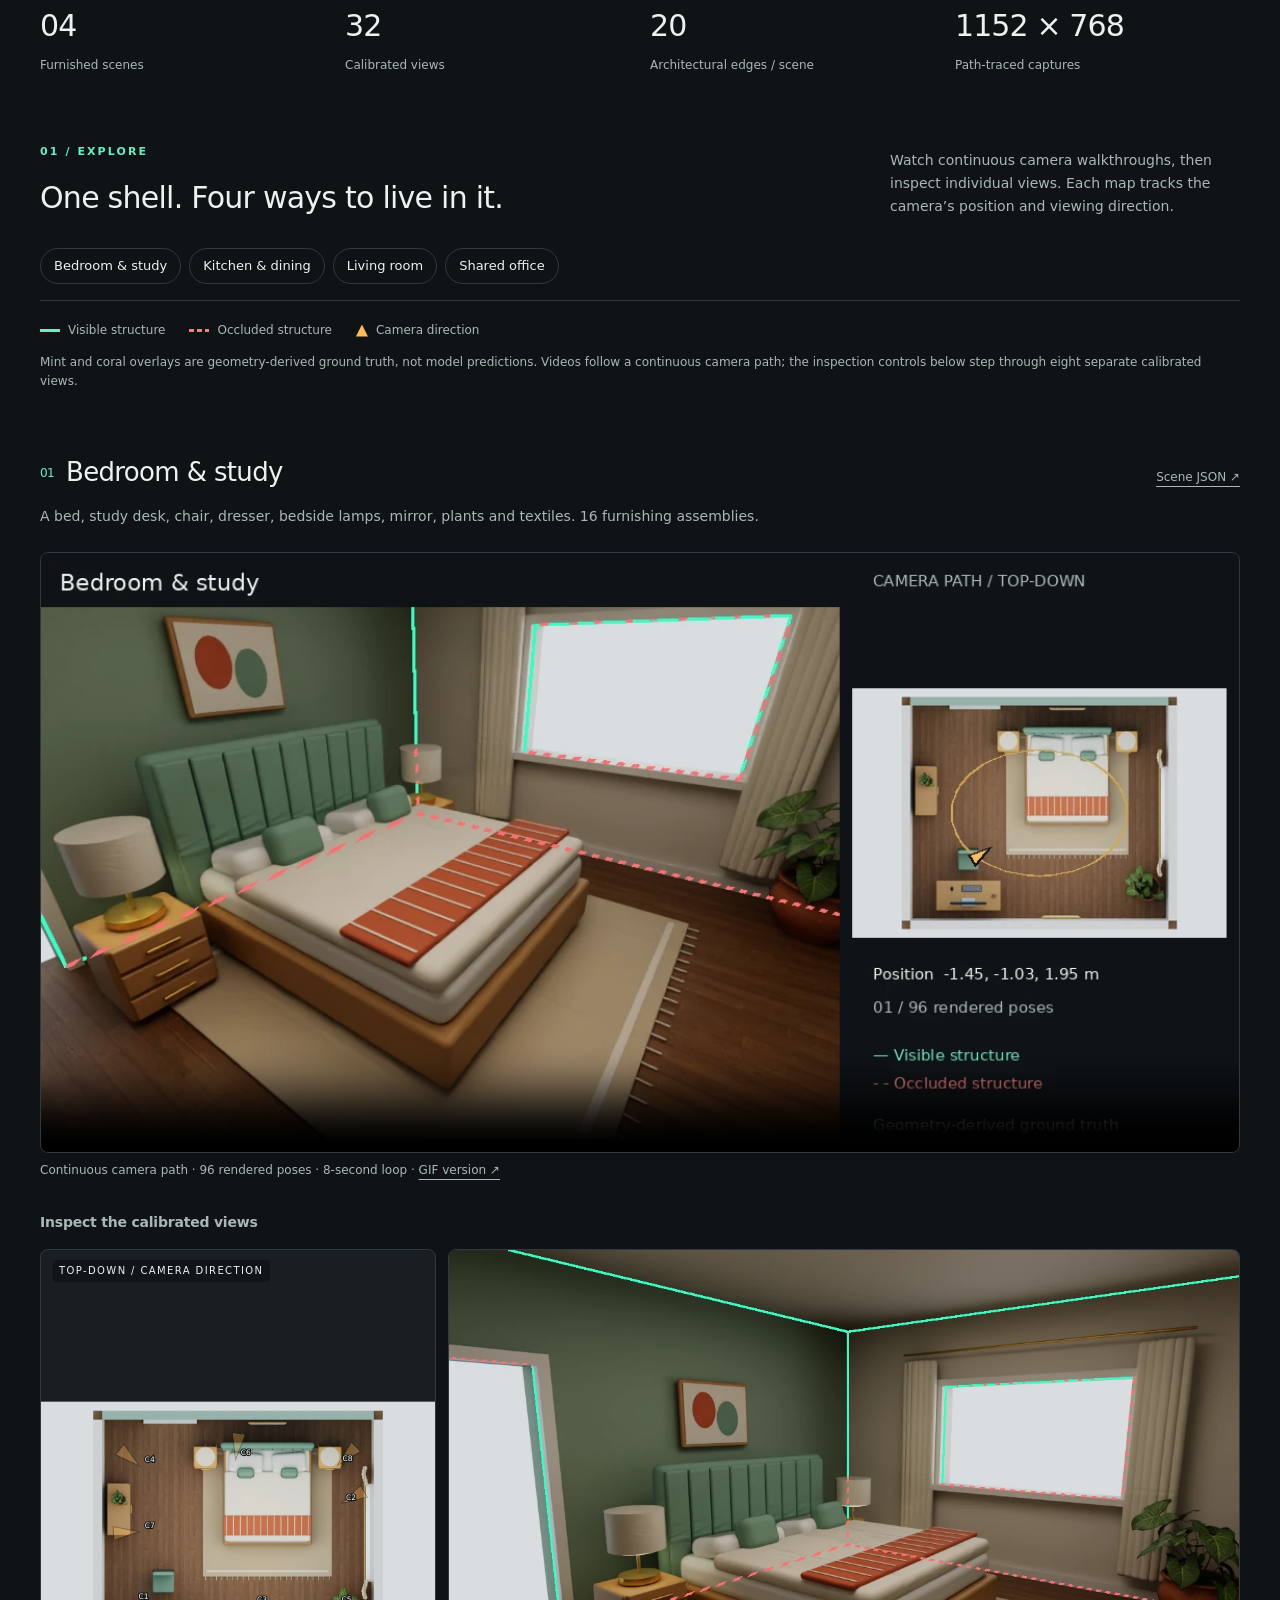
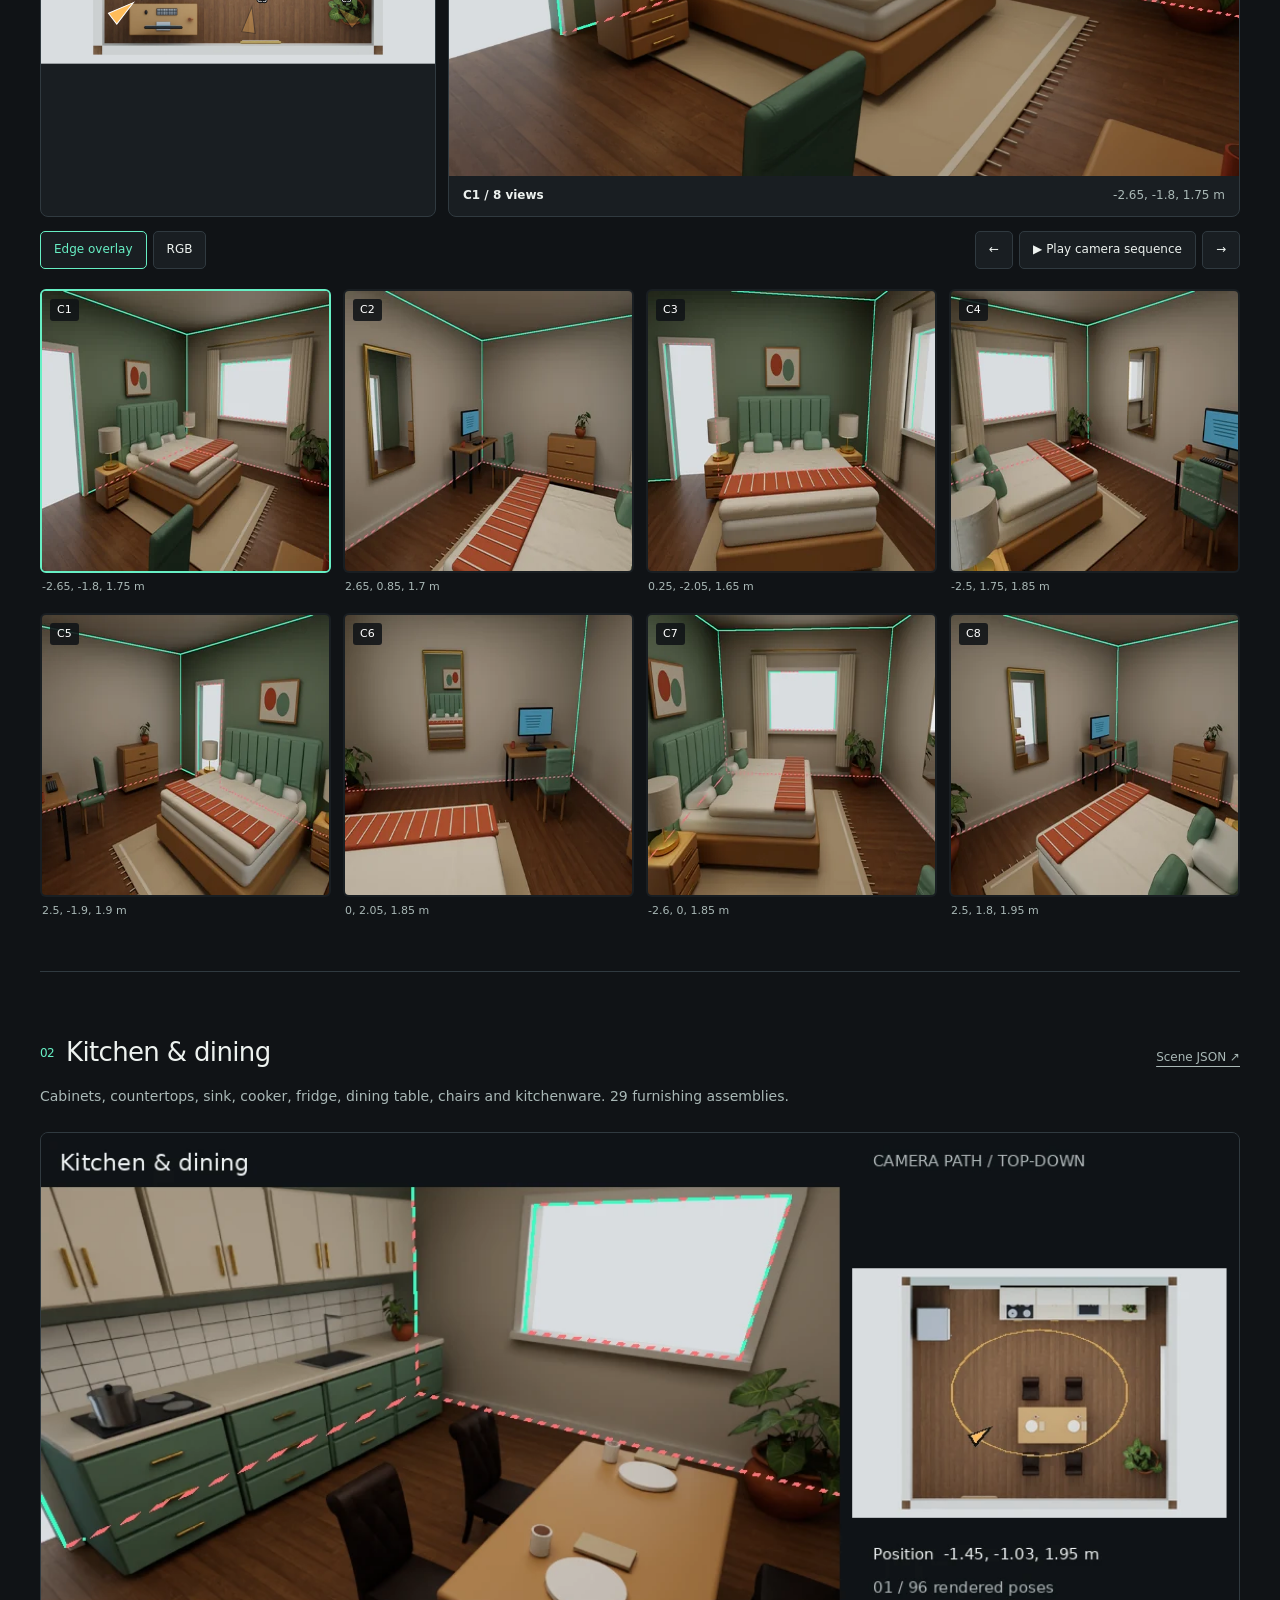
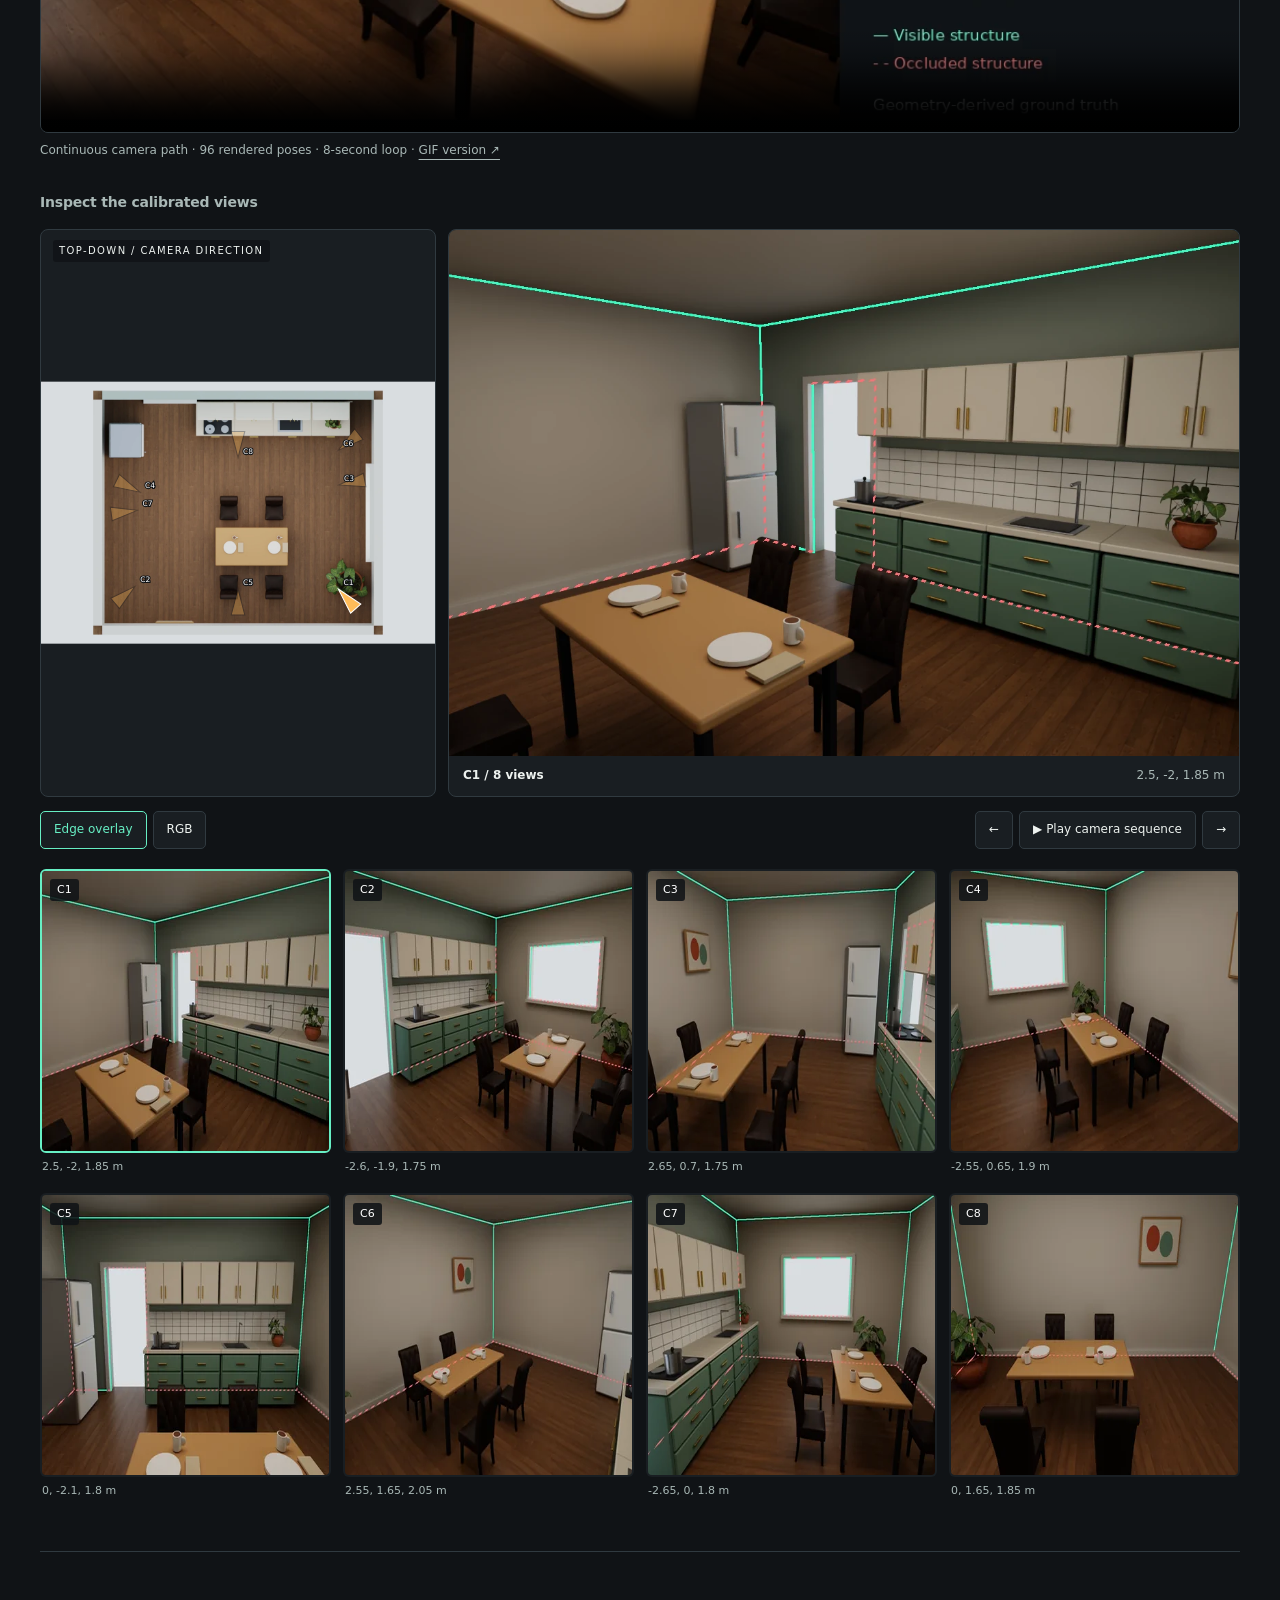
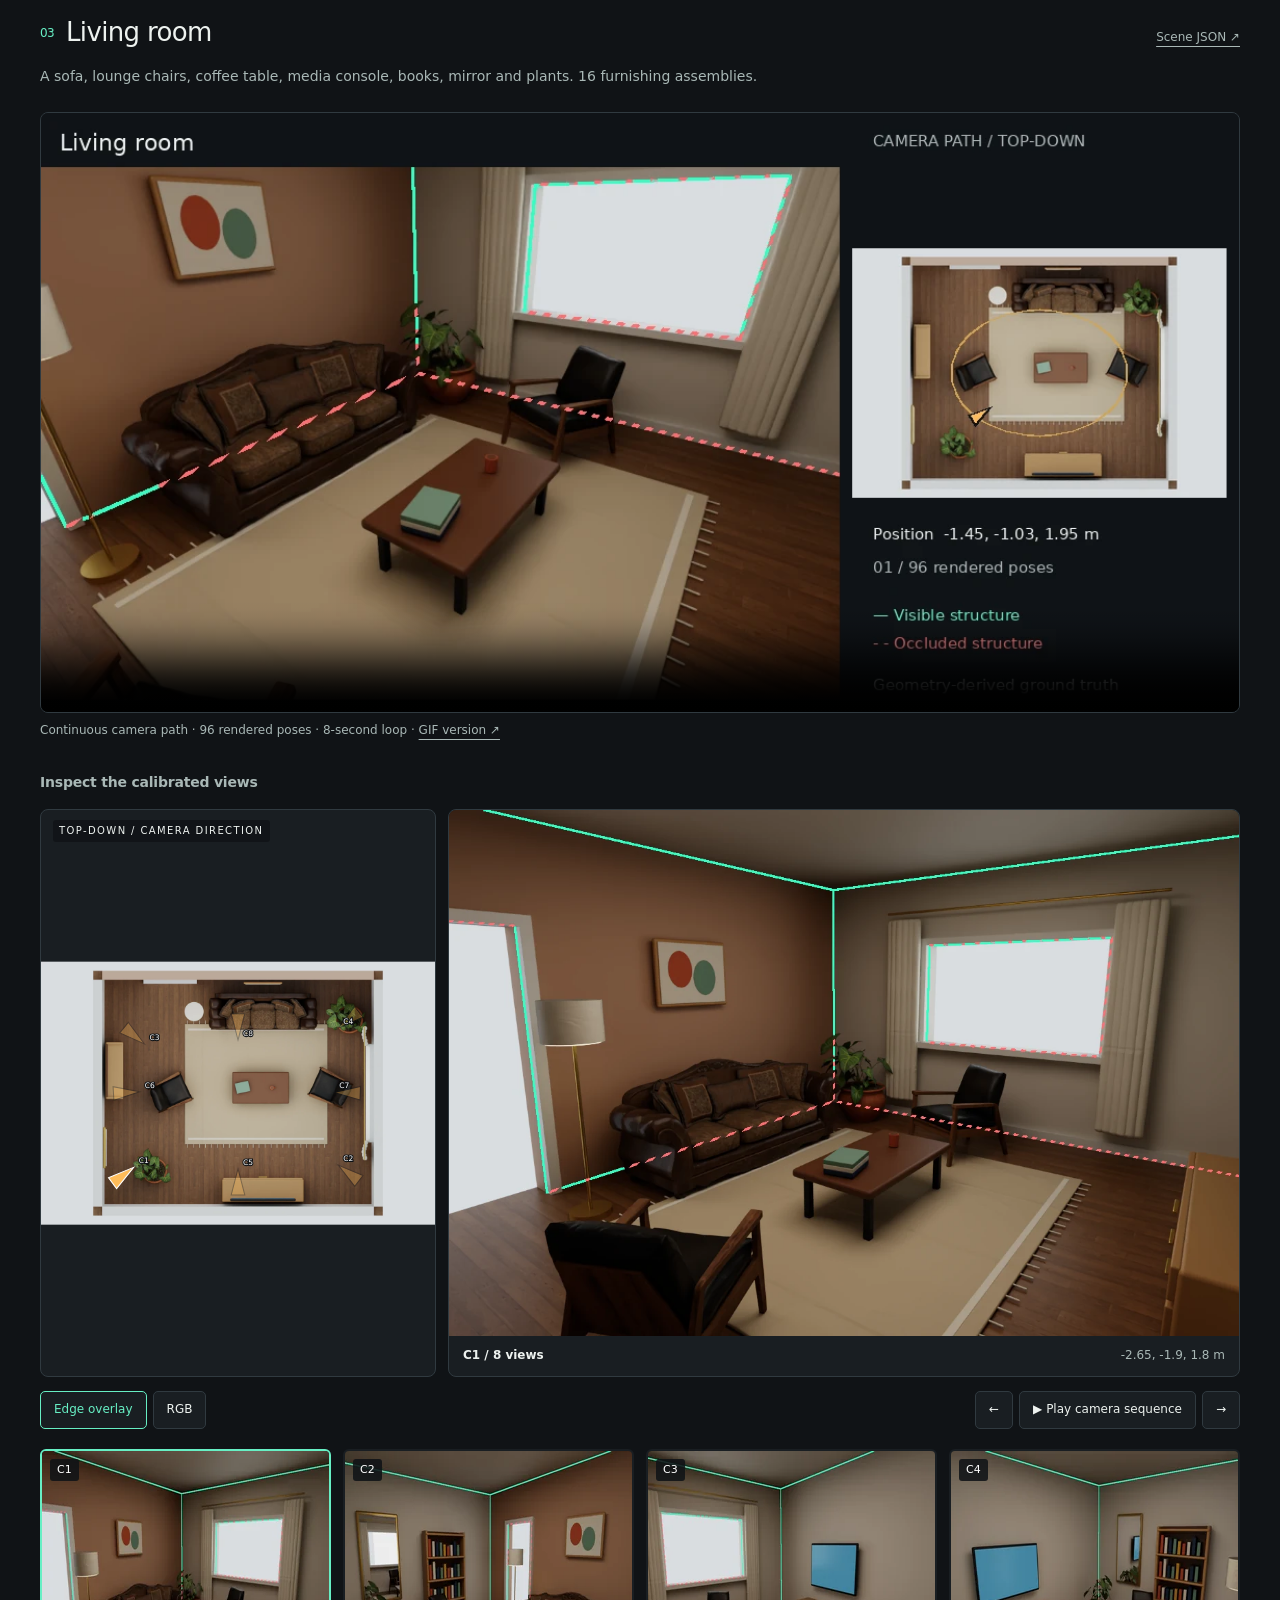
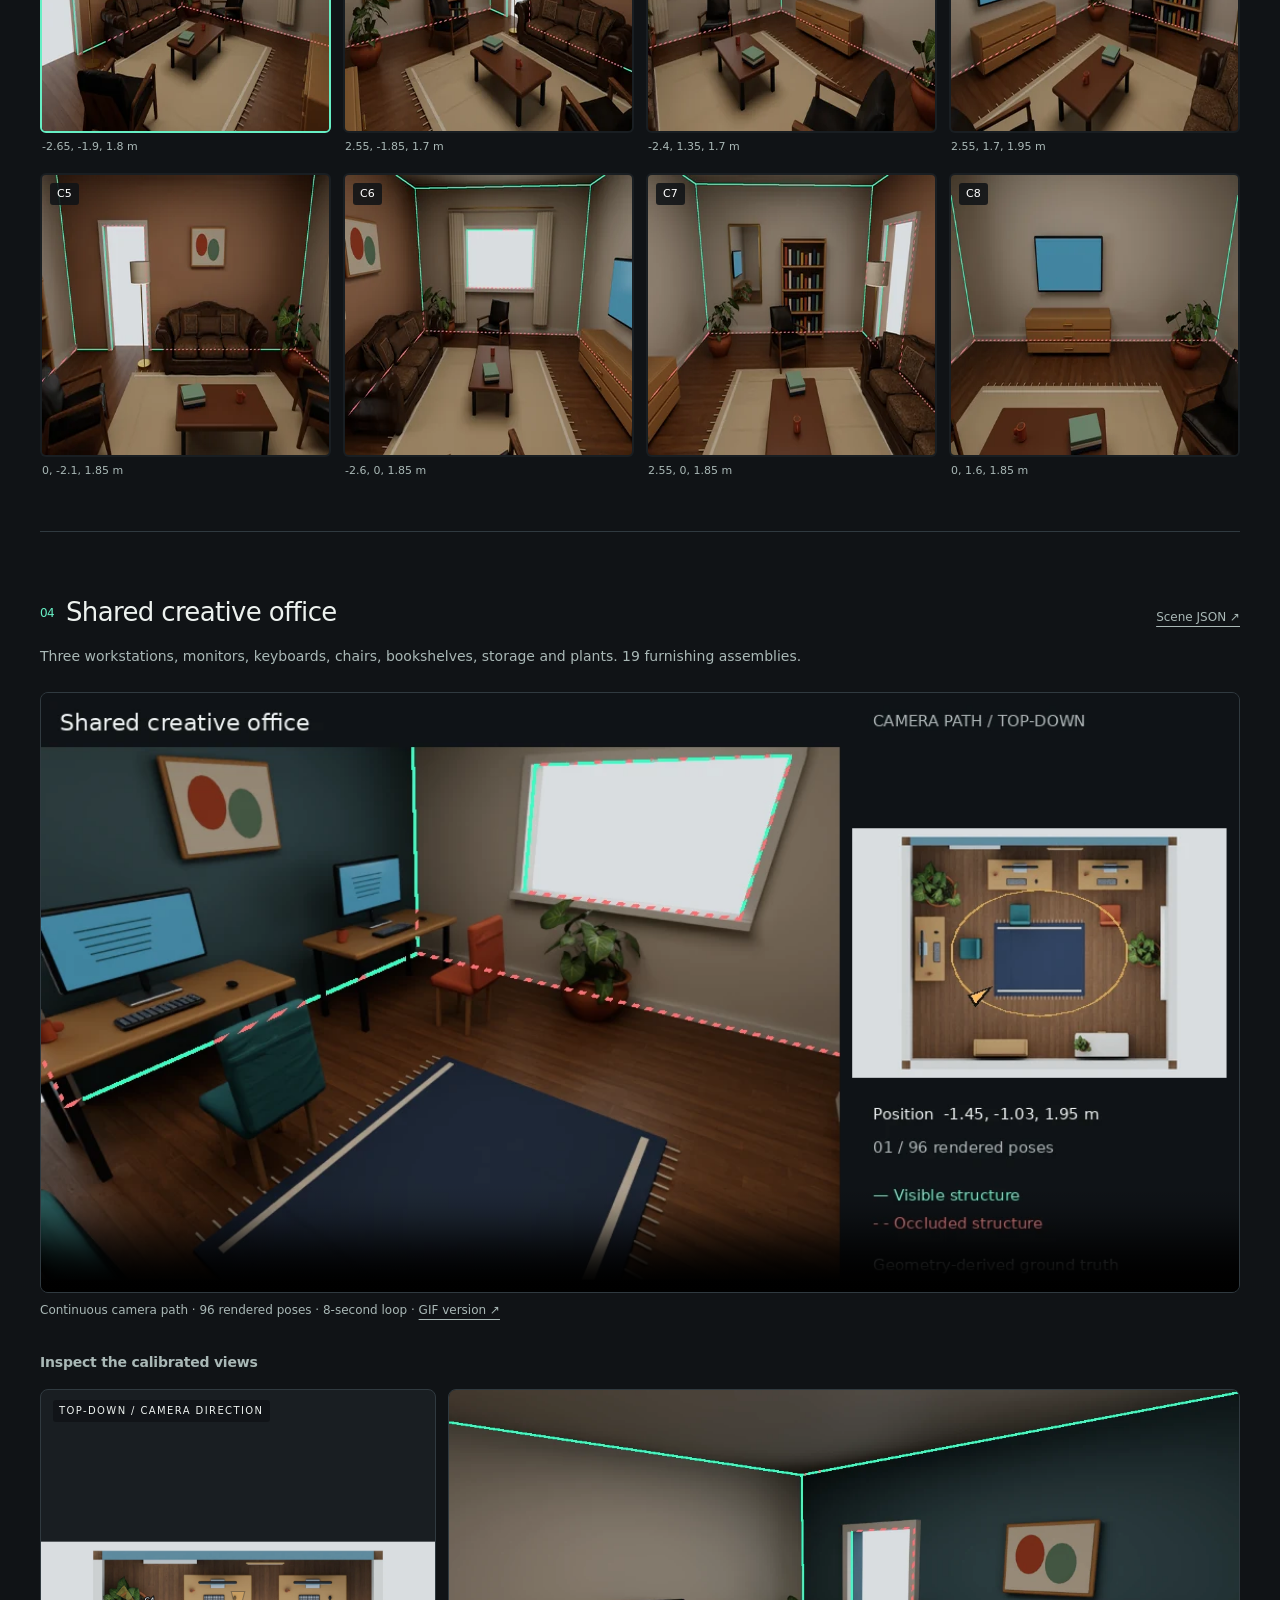
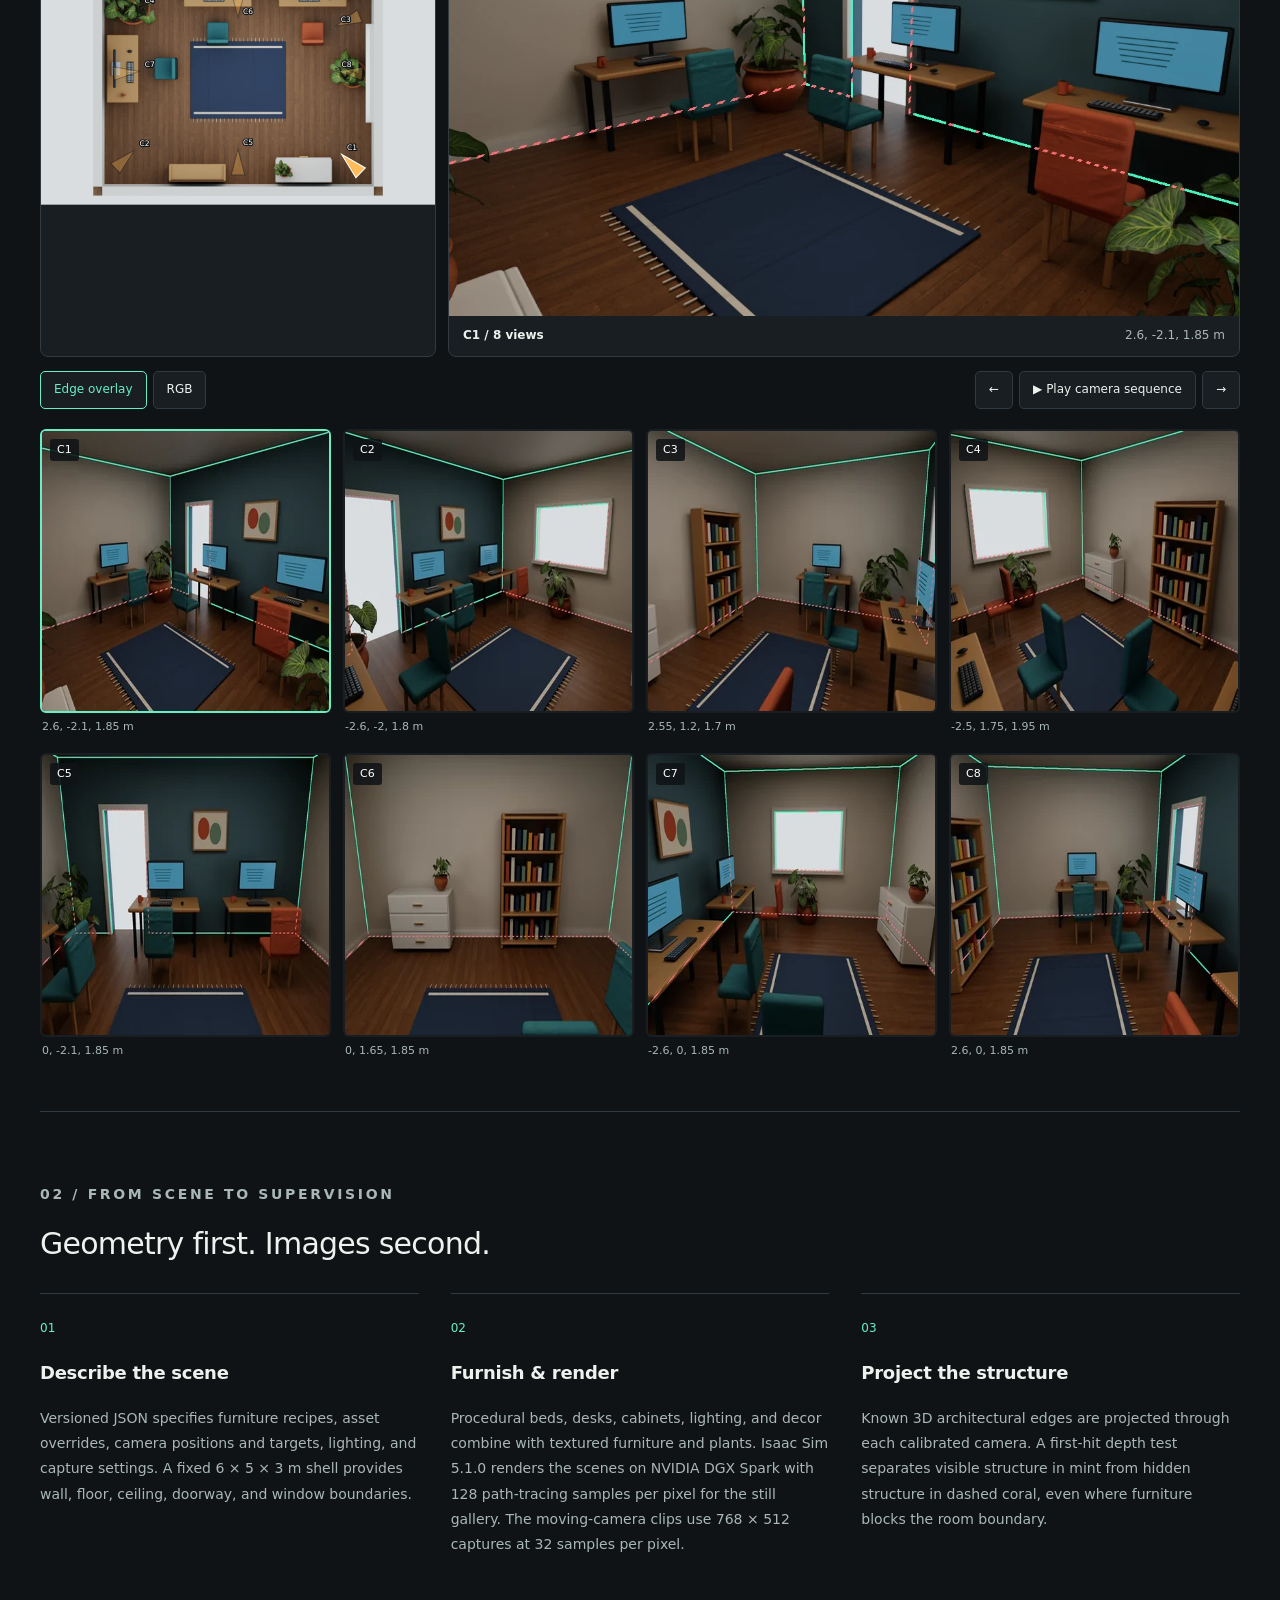
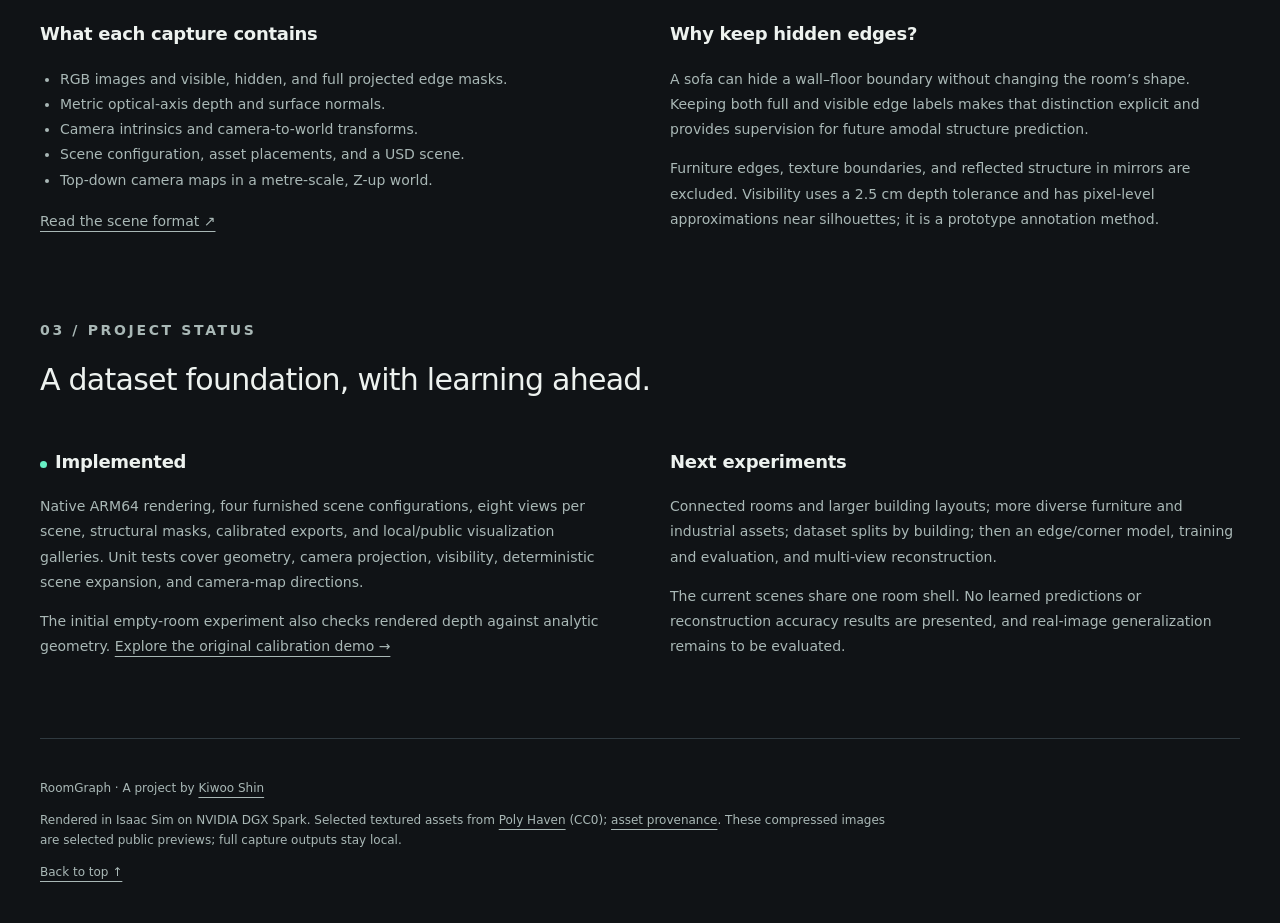
<file: roomgraph/index.html>
<!doctype html>
<html lang="en">
<head>
<meta charset="utf-8">
<meta name="viewport" content="width=device-width, initial-scale=1">
<title>RoomGraph — Indoor Perception &amp; 3D Exploration | Kiwoo Shin</title>
<meta name="description" content="Synthetic indoor data, head-camera structural-edge perception, and active 3D exploration across connected spaces.">
<link rel="canonical" href="https://kiwooshin.github.io/roomgraph/">
<meta property="og:title" content="RoomGraph — Indoor Perception &amp; 3D Exploration">
<meta property="og:description" content="Explore the RoomGraph pipeline: furnished simulation, learned structural edges, and connected-space reconstruction.">
<meta property="og:image" content="https://kiwooshin.github.io/media/roomgraph/furnished/bedroom/C1_overlay.webp">
<meta property="og:url" content="https://kiwooshin.github.io/roomgraph/">
<meta property="og:type" content="website">
<link rel="stylesheet" href="gallery.css">
<script src="gallery.js" defer></script>
</head>
<body>
<main>
<nav class="top-nav" aria-label="Project navigation"><a href="../#roomgraph">← Kiwoo Shin</a><a href="https://github.com/KiwooShin/roomgraph">Source code ↗</a></nav>
<header class="hero">
<p class="eyebrow">ROOMGRAPH / DATA · PERCEPTION · EXPLORATION</p>
<h1>Structure behind<br>the scene<span>.</span></h1>
<p class="intro">Generate furnished indoor worlds, learn their structural edges, and explore connected spaces to build observed 3D maps. RoomGraph brings these experiments together in one project.</p>
<div class="hero-links"><a class="primary" href="#project-stages">Explore the project ↓</a><a href="#bedroom">Synthetic camera gallery</a></div>
</header>
<section id="project-stages" class="project-stages" aria-labelledby="stages-title">
<p class="eyebrow">THE ROOMGRAPH PIPELINE</p><h2 id="stages-title">From simulated rooms to observed 3D structure.</h2>
<div class="stage-grid">
<article><p class="eyebrow">01 / SYNTHETIC DATA</p><h3>Build the world and its labels</h3><p>Furnished interiors in Isaac Sim, calibrated moving cameras, depth, and visible and occluded architectural-edge ground truth.</p><a href="#bedroom"><img src="../media/roomgraph/furnished/bedroom/C1_overlay.webp" width="1152" height="768" loading="lazy" alt="Synthetic bedroom with geometry-derived architectural edges">Explore furnished scenes and camera paths ↓</a></article>
<article><p class="eyebrow">02 / HEAD-CAMERA PERCEPTION</p><h3>Learn edges and fit room structure</h3><p>Humanoid head-camera images with visible arms and mirror reflections. Learned edge predictions feed calibrated multi-view fitting of rectangular room shells.</p><a href="../roomgraph-perception/"><img src="../media/roomgraph-perception/reconstruction.png" width="1920" height="1440" loading="lazy" alt="Predicted and reference 3D room shells">Training, predictions and interactive 3D results →</a></article>
<article><p class="eyebrow">03 / CONNECTED SPACES</p><h3>Look around and extend the map</h3><p>Active camera movement and exploration across four furnished development buildings, using acquired ideal RGB-D and known poses to accumulate partial observed maps.</p><a href="../roomgraph-spaces/"><img src="../media/roomgraph-spaces/overview.jpg" width="1800" height="1540" loading="lazy" alt="Four connected-space cases with camera maps and learned edge overlays">Camera replays, interactive maps and measurements →</a></article>
</div>
<p class="annotation-note">The RGB-only room fitter assumes known poses and Manhattan axes. Connected-space mapping adds ideal depth; it does not establish complete building reconstruction or held-out real-world robustness.</p>
<p>Follow the progression through the <a href="../roomgraph-perception/#active-head">active head-camera pilot</a> and <a href="../roomgraph-multiroom/">first connected building</a>. The separate <a href="../roomgraph-real/">ARKitScenes project</a> tests transfer to real RGB-D captures.</p>
</section>
<section aria-label="Synthetic dataset overview">
<p class="eyebrow">SYNTHETIC DATA / CAMERA GALLERY</p>
<div class="facts"><div><strong>04</strong><span>Furnished scenes</span></div><div><strong>32</strong><span>Calibrated views</span></div><div><strong>20</strong><span>Architectural edges / scene</span></div><div><strong>1152 × 768</strong><span>Path-traced captures</span></div></div>
</section>
<div class="gallery-heading"><div><p class="eyebrow">01 / EXPLORE</p><h2>One shell. Four ways to live in it.</h2></div><p>Watch continuous camera walkthroughs, then inspect individual views. Each map tracks the camera’s position and viewing direction.</p></div>
<nav class="scene-nav" aria-label="Choose a room"><a href="#bedroom">Bedroom &amp; study</a><a href="#kitchen">Kitchen &amp; dining</a><a href="#living">Living room</a><a href="#office">Shared office</a></nav>
<div class="legend"><span><i class="visible"></i>Visible structure</span><span><i class="hidden"></i>Occluded structure</span><span><i class="camera"></i>Camera direction</span></div>
<p class="annotation-note">Mint and coral overlays are geometry-derived ground truth, not model predictions. Videos follow a continuous camera path; the inspection controls below step through eight separate calibrated views.</p>
<!-- GALLERY START -->
<section class="room" id="bedroom" data-title="Bedroom &amp; study">
<div class="room-head"><h2><span class="number">01</span>Bedroom &amp; study</h2><a href="../media/roomgraph/furnished/bedroom/scene.json">Scene JSON ↗</a></div>
<p class="room-description">A bed, study desk, chair, dresser, bedside lamps, mirror, plants and textiles. 16 furnishing assemblies.</p>
<div class="walkthrough"><video controls loop muted playsinline preload="none" width="1152" height="576" poster="../media/roomgraph/furnished/bedroom/walkthrough-poster.webp" aria-label="Continuous moving-camera walkthrough of Bedroom &amp; study with structural-edge overlay and camera map"><source src="../media/roomgraph/furnished/bedroom/walkthrough.mp4" type="video/mp4"></video><p>Continuous camera path · 96 rendered poses · 8-second loop · <a href="../media/roomgraph/furnished/bedroom/walkthrough.gif">GIF version ↗</a></p></div>
<h3 class="views-heading">Inspect the calibrated views</h3>
<div class="viewer"><figure class="map-panel"><span class="map-label">Top-down / camera direction</span><div class="map-frame"><img src="../media/roomgraph/furnished/bedroom/top_down.webp" width="1152" height="768" loading="lazy" alt="Top-down furniture layout, Bedroom &amp; study"><svg viewBox="0 0 1152 768" role="img" aria-label="Camera positions C1 through C8; highlighted triangle is the selected camera"><g class="active"><polygon points="270.16,587.53 197.24,618.77 221.53,650.21"/><text x="285.16" y="575.53">C1</text></g><g class=""><polygon points="876.91,298.71 953.84,279.37 934.82,244.50"/><text x="891.91" y="286.71">C2</text></g><g class=""><polygon points="616.80,599.03 586.74,672.44 626.10,677.81"/><text x="631.80" y="587.03">C3</text></g><g class=""><polygon points="288.71,188.73 242.42,124.30 216.99,154.82"/><text x="303.71" y="176.73">C4</text></g><g class=""><polygon points="863.52,598.87 909.41,663.58 935.02,633.21"/><text x="878.52" y="586.87">C5</text></g><g class=""><polygon points="569.04,169.06 598.14,95.26 558.71,90.41"/><text x="584.04" y="157.06">C6</text></g><g class=""><polygon points="288.56,380.66 210.73,365.34 213.06,404.99"/><text x="303.56" y="368.66">C7</text></g><g class=""><polygon points="866.77,185.92 935.12,145.66 907.03,117.57"/><text x="881.77" y="173.92">C8</text></g></svg></div></figure><figure class="image-panel"><a class="full-image" href="../media/roomgraph/furnished/bedroom/C1_overlay.webp"><img class="main-image" src="../media/roomgraph/furnished/bedroom/C1_overlay.webp" width="1152" height="768" loading="lazy" alt="Bedroom &amp; study, C1, architectural edge overlay"></a><figcaption><span class="camera-name">C1 / 8 views</span><span class="camera-position">-2.65, -1.8, 1.75 m</span></figcaption></figure></div>
<div class="controls"><div class="modes" role="group" aria-label="Image display mode"><button type="button" data-mode="overlay" aria-pressed="true">Edge overlay</button><button type="button" data-mode="rgb" aria-pressed="false">RGB</button></div><div class="transport"><button class="previous" type="button" aria-label="Previous camera">←</button><button class="play" type="button" aria-pressed="false">▶ Play camera sequence</button><button class="next" type="button" aria-label="Next camera">→</button></div></div>
<div class="camera-grid"><figure class="camera-card"><button type="button" data-camera="C1" data-overlay="../media/roomgraph/furnished/bedroom/C1_overlay.webp" data-rgb="../media/roomgraph/furnished/bedroom/C1_rgb.webp" data-position="-2.65, -1.8, 1.75 m" aria-label="Select Bedroom &amp; study, camera C1" aria-pressed="true"><img src="../media/roomgraph/furnished/bedroom/C1_thumb.webp" width="420" height="280" loading="lazy" alt="Structural edges, Bedroom &amp; study, C1"><span>C1</span></button><figcaption>-2.65, -1.8, 1.75 m</figcaption></figure><figure class="camera-card"><button type="button" data-camera="C2" data-overlay="../media/roomgraph/furnished/bedroom/C2_overlay.webp" data-rgb="../media/roomgraph/furnished/bedroom/C2_rgb.webp" data-position="2.65, 0.85, 1.7 m" aria-label="Select Bedroom &amp; study, camera C2" aria-pressed="false"><img src="../media/roomgraph/furnished/bedroom/C2_thumb.webp" width="420" height="280" loading="lazy" alt="Structural edges, Bedroom &amp; study, C2"><span>C2</span></button><figcaption>2.65, 0.85, 1.7 m</figcaption></figure><figure class="camera-card"><button type="button" data-camera="C3" data-overlay="../media/roomgraph/furnished/bedroom/C3_overlay.webp" data-rgb="../media/roomgraph/furnished/bedroom/C3_rgb.webp" data-position="0.25, -2.05, 1.65 m" aria-label="Select Bedroom &amp; study, camera C3" aria-pressed="false"><img src="../media/roomgraph/furnished/bedroom/C3_thumb.webp" width="420" height="280" loading="lazy" alt="Structural edges, Bedroom &amp; study, C3"><span>C3</span></button><figcaption>0.25, -2.05, 1.65 m</figcaption></figure><figure class="camera-card"><button type="button" data-camera="C4" data-overlay="../media/roomgraph/furnished/bedroom/C4_overlay.webp" data-rgb="../media/roomgraph/furnished/bedroom/C4_rgb.webp" data-position="-2.5, 1.75, 1.85 m" aria-label="Select Bedroom &amp; study, camera C4" aria-pressed="false"><img src="../media/roomgraph/furnished/bedroom/C4_thumb.webp" width="420" height="280" loading="lazy" alt="Structural edges, Bedroom &amp; study, C4"><span>C4</span></button><figcaption>-2.5, 1.75, 1.85 m</figcaption></figure><figure class="camera-card"><button type="button" data-camera="C5" data-overlay="../media/roomgraph/furnished/bedroom/C5_overlay.webp" data-rgb="../media/roomgraph/furnished/bedroom/C5_rgb.webp" data-position="2.5, -1.9, 1.9 m" aria-label="Select Bedroom &amp; study, camera C5" aria-pressed="false"><img src="../media/roomgraph/furnished/bedroom/C5_thumb.webp" width="420" height="280" loading="lazy" alt="Structural edges, Bedroom &amp; study, C5"><span>C5</span></button><figcaption>2.5, -1.9, 1.9 m</figcaption></figure><figure class="camera-card"><button type="button" data-camera="C6" data-overlay="../media/roomgraph/furnished/bedroom/C6_overlay.webp" data-rgb="../media/roomgraph/furnished/bedroom/C6_rgb.webp" data-position="0, 2.05, 1.85 m" aria-label="Select Bedroom &amp; study, camera C6" aria-pressed="false"><img src="../media/roomgraph/furnished/bedroom/C6_thumb.webp" width="420" height="280" loading="lazy" alt="Structural edges, Bedroom &amp; study, C6"><span>C6</span></button><figcaption>0, 2.05, 1.85 m</figcaption></figure><figure class="camera-card"><button type="button" data-camera="C7" data-overlay="../media/roomgraph/furnished/bedroom/C7_overlay.webp" data-rgb="../media/roomgraph/furnished/bedroom/C7_rgb.webp" data-position="-2.6, 0, 1.85 m" aria-label="Select Bedroom &amp; study, camera C7" aria-pressed="false"><img src="../media/roomgraph/furnished/bedroom/C7_thumb.webp" width="420" height="280" loading="lazy" alt="Structural edges, Bedroom &amp; study, C7"><span>C7</span></button><figcaption>-2.6, 0, 1.85 m</figcaption></figure><figure class="camera-card"><button type="button" data-camera="C8" data-overlay="../media/roomgraph/furnished/bedroom/C8_overlay.webp" data-rgb="../media/roomgraph/furnished/bedroom/C8_rgb.webp" data-position="2.5, 1.8, 1.95 m" aria-label="Select Bedroom &amp; study, camera C8" aria-pressed="false"><img src="../media/roomgraph/furnished/bedroom/C8_thumb.webp" width="420" height="280" loading="lazy" alt="Structural edges, Bedroom &amp; study, C8"><span>C8</span></button><figcaption>2.5, 1.8, 1.95 m</figcaption></figure></div>
</section>
<section class="room" id="kitchen" data-title="Kitchen &amp; dining">
<div class="room-head"><h2><span class="number">02</span>Kitchen &amp; dining</h2><a href="../media/roomgraph/furnished/kitchen/scene.json">Scene JSON ↗</a></div>
<p class="room-description">Cabinets, countertops, sink, cooker, fridge, dining table, chairs and kitchenware. 29 furnishing assemblies.</p>
<div class="walkthrough"><video controls loop muted playsinline preload="none" width="1152" height="576" poster="../media/roomgraph/furnished/kitchen/walkthrough-poster.webp" aria-label="Continuous moving-camera walkthrough of Kitchen &amp; dining with structural-edge overlay and camera map"><source src="../media/roomgraph/furnished/kitchen/walkthrough.mp4" type="video/mp4"></video><p>Continuous camera path · 96 rendered poses · 8-second loop · <a href="../media/roomgraph/furnished/kitchen/walkthrough.gif">GIF version ↗</a></p></div>
<h3 class="views-heading">Inspect the calibrated views</h3>
<div class="viewer"><figure class="map-panel"><span class="map-label">Top-down / camera direction</span><div class="map-frame"><img src="../media/roomgraph/furnished/kitchen/top_down.webp" width="1152" height="768" loading="lazy" alt="Top-down furniture layout, Kitchen &amp; dining"><svg viewBox="0 0 1152 768" role="img" aria-label="Camera positions C1 through C8; highlighted triangle is the selected camera"><g class="active"><polygon points="869.36,606.13 905.28,676.86 935.07,650.58"/><text x="884.36" y="594.13">C1</text></g><g class=""><polygon points="275.04,598.64 203.72,633.36 229.50,663.59"/><text x="290.04" y="586.64">C2</text></g><g class=""><polygon points="870.98,302.03 950.14,307.08 942.66,268.06"/><text x="885.98" y="290.03">C3</text></g><g class=""><polygon points="289.42,323.09 229.30,271.34 211.75,306.97"/><text x="304.42" y="311.09">C4</text></g><g class=""><polygon points="576.00,605.13 556.14,681.93 595.86,681.93"/><text x="591.00" y="593.13">C5</text></g><g class=""><polygon points="869.00,200.84 941.56,168.77 916.91,137.62"/><text x="884.00" y="188.84">C6</text></g><g class=""><polygon points="281.51,376.27 202.73,367.02 208.12,406.37"/><text x="296.51" y="364.27">C7</text></g><g class=""><polygon points="576.00,222.46 595.86,145.66 556.14,145.66"/><text x="591.00" y="210.46">C8</text></g></svg></div></figure><figure class="image-panel"><a class="full-image" href="../media/roomgraph/furnished/kitchen/C1_overlay.webp"><img class="main-image" src="../media/roomgraph/furnished/kitchen/C1_overlay.webp" width="1152" height="768" loading="lazy" alt="Kitchen &amp; dining, C1, architectural edge overlay"></a><figcaption><span class="camera-name">C1 / 8 views</span><span class="camera-position">2.5, -2, 1.85 m</span></figcaption></figure></div>
<div class="controls"><div class="modes" role="group" aria-label="Image display mode"><button type="button" data-mode="overlay" aria-pressed="true">Edge overlay</button><button type="button" data-mode="rgb" aria-pressed="false">RGB</button></div><div class="transport"><button class="previous" type="button" aria-label="Previous camera">←</button><button class="play" type="button" aria-pressed="false">▶ Play camera sequence</button><button class="next" type="button" aria-label="Next camera">→</button></div></div>
<div class="camera-grid"><figure class="camera-card"><button type="button" data-camera="C1" data-overlay="../media/roomgraph/furnished/kitchen/C1_overlay.webp" data-rgb="../media/roomgraph/furnished/kitchen/C1_rgb.webp" data-position="2.5, -2, 1.85 m" aria-label="Select Kitchen &amp; dining, camera C1" aria-pressed="true"><img src="../media/roomgraph/furnished/kitchen/C1_thumb.webp" width="420" height="280" loading="lazy" alt="Structural edges, Kitchen &amp; dining, C1"><span>C1</span></button><figcaption>2.5, -2, 1.85 m</figcaption></figure><figure class="camera-card"><button type="button" data-camera="C2" data-overlay="../media/roomgraph/furnished/kitchen/C2_overlay.webp" data-rgb="../media/roomgraph/furnished/kitchen/C2_rgb.webp" data-position="-2.6, -1.9, 1.75 m" aria-label="Select Kitchen &amp; dining, camera C2" aria-pressed="false"><img src="../media/roomgraph/furnished/kitchen/C2_thumb.webp" width="420" height="280" loading="lazy" alt="Structural edges, Kitchen &amp; dining, C2"><span>C2</span></button><figcaption>-2.6, -1.9, 1.75 m</figcaption></figure><figure class="camera-card"><button type="button" data-camera="C3" data-overlay="../media/roomgraph/furnished/kitchen/C3_overlay.webp" data-rgb="../media/roomgraph/furnished/kitchen/C3_rgb.webp" data-position="2.65, 0.7, 1.75 m" aria-label="Select Kitchen &amp; dining, camera C3" aria-pressed="false"><img src="../media/roomgraph/furnished/kitchen/C3_thumb.webp" width="420" height="280" loading="lazy" alt="Structural edges, Kitchen &amp; dining, C3"><span>C3</span></button><figcaption>2.65, 0.7, 1.75 m</figcaption></figure><figure class="camera-card"><button type="button" data-camera="C4" data-overlay="../media/roomgraph/furnished/kitchen/C4_overlay.webp" data-rgb="../media/roomgraph/furnished/kitchen/C4_rgb.webp" data-position="-2.55, 0.65, 1.9 m" aria-label="Select Kitchen &amp; dining, camera C4" aria-pressed="false"><img src="../media/roomgraph/furnished/kitchen/C4_thumb.webp" width="420" height="280" loading="lazy" alt="Structural edges, Kitchen &amp; dining, C4"><span>C4</span></button><figcaption>-2.55, 0.65, 1.9 m</figcaption></figure><figure class="camera-card"><button type="button" data-camera="C5" data-overlay="../media/roomgraph/furnished/kitchen/C5_overlay.webp" data-rgb="../media/roomgraph/furnished/kitchen/C5_rgb.webp" data-position="0, -2.1, 1.8 m" aria-label="Select Kitchen &amp; dining, camera C5" aria-pressed="false"><img src="../media/roomgraph/furnished/kitchen/C5_thumb.webp" width="420" height="280" loading="lazy" alt="Structural edges, Kitchen &amp; dining, C5"><span>C5</span></button><figcaption>0, -2.1, 1.8 m</figcaption></figure><figure class="camera-card"><button type="button" data-camera="C6" data-overlay="../media/roomgraph/furnished/kitchen/C6_overlay.webp" data-rgb="../media/roomgraph/furnished/kitchen/C6_rgb.webp" data-position="2.55, 1.65, 2.05 m" aria-label="Select Kitchen &amp; dining, camera C6" aria-pressed="false"><img src="../media/roomgraph/furnished/kitchen/C6_thumb.webp" width="420" height="280" loading="lazy" alt="Structural edges, Kitchen &amp; dining, C6"><span>C6</span></button><figcaption>2.55, 1.65, 2.05 m</figcaption></figure><figure class="camera-card"><button type="button" data-camera="C7" data-overlay="../media/roomgraph/furnished/kitchen/C7_overlay.webp" data-rgb="../media/roomgraph/furnished/kitchen/C7_rgb.webp" data-position="-2.65, 0, 1.8 m" aria-label="Select Kitchen &amp; dining, camera C7" aria-pressed="false"><img src="../media/roomgraph/furnished/kitchen/C7_thumb.webp" width="420" height="280" loading="lazy" alt="Structural edges, Kitchen &amp; dining, C7"><span>C7</span></button><figcaption>-2.65, 0, 1.8 m</figcaption></figure><figure class="camera-card"><button type="button" data-camera="C8" data-overlay="../media/roomgraph/furnished/kitchen/C8_overlay.webp" data-rgb="../media/roomgraph/furnished/kitchen/C8_rgb.webp" data-position="0, 1.65, 1.85 m" aria-label="Select Kitchen &amp; dining, camera C8" aria-pressed="false"><img src="../media/roomgraph/furnished/kitchen/C8_thumb.webp" width="420" height="280" loading="lazy" alt="Structural edges, Kitchen &amp; dining, C8"><span>C8</span></button><figcaption>0, 1.65, 1.85 m</figcaption></figure></div>
</section>
<section class="room" id="living" data-title="Living room">
<div class="room-head"><h2><span class="number">03</span>Living room</h2><a href="../media/roomgraph/furnished/living/scene.json">Scene JSON ↗</a></div>
<p class="room-description">A sofa, lounge chairs, coffee table, media console, books, mirror and plants. 16 furnishing assemblies.</p>
<div class="walkthrough"><video controls loop muted playsinline preload="none" width="1152" height="576" poster="../media/roomgraph/furnished/living/walkthrough-poster.webp" aria-label="Continuous moving-camera walkthrough of Living room with structural-edge overlay and camera map"><source src="../media/roomgraph/furnished/living/walkthrough.mp4" type="video/mp4"></video><p>Continuous camera path · 96 rendered poses · 8-second loop · <a href="../media/roomgraph/furnished/living/walkthrough.gif">GIF version ↗</a></p></div>
<h3 class="views-heading">Inspect the calibrated views</h3>
<div class="viewer"><figure class="map-panel"><span class="map-label">Top-down / camera direction</span><div class="map-frame"><img src="../media/roomgraph/furnished/living/top_down.webp" width="1152" height="768" loading="lazy" alt="Top-down furniture layout, Living room"><svg viewBox="0 0 1152 768" role="img" aria-label="Camera positions C1 through C8; highlighted triangle is the selected camera"><g class="active"><polygon points="270.74,601.53 197.31,631.55 221.06,663.38"/><text x="285.74" y="589.53">C1</text></g><g class=""><polygon points="868.52,594.25 917.29,656.82 941.51,625.33"/><text x="883.52" y="582.25">C2</text></g><g class=""><polygon points="302.60,240.90 255.16,177.32 230.28,208.29"/><text x="317.60" y="228.90">C3</text></g><g class=""><polygon points="869.06,194.29 941.56,162.11 916.87,130.99"/><text x="884.06" y="182.29">C4</text></g><g class=""><polygon points="576.00,605.13 556.14,681.93 595.86,681.93"/><text x="591.00" y="593.13">C5</text></g><g class=""><polygon points="288.56,380.56 210.70,365.38 213.10,405.03"/><text x="303.56" y="368.56">C6</text></g><g class=""><polygon points="856.74,382.25 932.90,404.46 934.12,364.76"/><text x="871.74" y="370.25">C7</text></g><g class=""><polygon points="576.00,229.08 595.86,152.28 556.14,152.28"/><text x="591.00" y="217.08">C8</text></g></svg></div></figure><figure class="image-panel"><a class="full-image" href="../media/roomgraph/furnished/living/C1_overlay.webp"><img class="main-image" src="../media/roomgraph/furnished/living/C1_overlay.webp" width="1152" height="768" loading="lazy" alt="Living room, C1, architectural edge overlay"></a><figcaption><span class="camera-name">C1 / 8 views</span><span class="camera-position">-2.65, -1.9, 1.8 m</span></figcaption></figure></div>
<div class="controls"><div class="modes" role="group" aria-label="Image display mode"><button type="button" data-mode="overlay" aria-pressed="true">Edge overlay</button><button type="button" data-mode="rgb" aria-pressed="false">RGB</button></div><div class="transport"><button class="previous" type="button" aria-label="Previous camera">←</button><button class="play" type="button" aria-pressed="false">▶ Play camera sequence</button><button class="next" type="button" aria-label="Next camera">→</button></div></div>
<div class="camera-grid"><figure class="camera-card"><button type="button" data-camera="C1" data-overlay="../media/roomgraph/furnished/living/C1_overlay.webp" data-rgb="../media/roomgraph/furnished/living/C1_rgb.webp" data-position="-2.65, -1.9, 1.8 m" aria-label="Select Living room, camera C1" aria-pressed="true"><img src="../media/roomgraph/furnished/living/C1_thumb.webp" width="420" height="280" loading="lazy" alt="Structural edges, Living room, C1"><span>C1</span></button><figcaption>-2.65, -1.9, 1.8 m</figcaption></figure><figure class="camera-card"><button type="button" data-camera="C2" data-overlay="../media/roomgraph/furnished/living/C2_overlay.webp" data-rgb="../media/roomgraph/furnished/living/C2_rgb.webp" data-position="2.55, -1.85, 1.7 m" aria-label="Select Living room, camera C2" aria-pressed="false"><img src="../media/roomgraph/furnished/living/C2_thumb.webp" width="420" height="280" loading="lazy" alt="Structural edges, Living room, C2"><span>C2</span></button><figcaption>2.55, -1.85, 1.7 m</figcaption></figure><figure class="camera-card"><button type="button" data-camera="C3" data-overlay="../media/roomgraph/furnished/living/C3_overlay.webp" data-rgb="../media/roomgraph/furnished/living/C3_rgb.webp" data-position="-2.4, 1.35, 1.7 m" aria-label="Select Living room, camera C3" aria-pressed="false"><img src="../media/roomgraph/furnished/living/C3_thumb.webp" width="420" height="280" loading="lazy" alt="Structural edges, Living room, C3"><span>C3</span></button><figcaption>-2.4, 1.35, 1.7 m</figcaption></figure><figure class="camera-card"><button type="button" data-camera="C4" data-overlay="../media/roomgraph/furnished/living/C4_overlay.webp" data-rgb="../media/roomgraph/furnished/living/C4_rgb.webp" data-position="2.55, 1.7, 1.95 m" aria-label="Select Living room, camera C4" aria-pressed="false"><img src="../media/roomgraph/furnished/living/C4_thumb.webp" width="420" height="280" loading="lazy" alt="Structural edges, Living room, C4"><span>C4</span></button><figcaption>2.55, 1.7, 1.95 m</figcaption></figure><figure class="camera-card"><button type="button" data-camera="C5" data-overlay="../media/roomgraph/furnished/living/C5_overlay.webp" data-rgb="../media/roomgraph/furnished/living/C5_rgb.webp" data-position="0, -2.1, 1.85 m" aria-label="Select Living room, camera C5" aria-pressed="false"><img src="../media/roomgraph/furnished/living/C5_thumb.webp" width="420" height="280" loading="lazy" alt="Structural edges, Living room, C5"><span>C5</span></button><figcaption>0, -2.1, 1.85 m</figcaption></figure><figure class="camera-card"><button type="button" data-camera="C6" data-overlay="../media/roomgraph/furnished/living/C6_overlay.webp" data-rgb="../media/roomgraph/furnished/living/C6_rgb.webp" data-position="-2.6, 0, 1.85 m" aria-label="Select Living room, camera C6" aria-pressed="false"><img src="../media/roomgraph/furnished/living/C6_thumb.webp" width="420" height="280" loading="lazy" alt="Structural edges, Living room, C6"><span>C6</span></button><figcaption>-2.6, 0, 1.85 m</figcaption></figure><figure class="camera-card"><button type="button" data-camera="C7" data-overlay="../media/roomgraph/furnished/living/C7_overlay.webp" data-rgb="../media/roomgraph/furnished/living/C7_rgb.webp" data-position="2.55, 0, 1.85 m" aria-label="Select Living room, camera C7" aria-pressed="false"><img src="../media/roomgraph/furnished/living/C7_thumb.webp" width="420" height="280" loading="lazy" alt="Structural edges, Living room, C7"><span>C7</span></button><figcaption>2.55, 0, 1.85 m</figcaption></figure><figure class="camera-card"><button type="button" data-camera="C8" data-overlay="../media/roomgraph/furnished/living/C8_overlay.webp" data-rgb="../media/roomgraph/furnished/living/C8_rgb.webp" data-position="0, 1.6, 1.85 m" aria-label="Select Living room, camera C8" aria-pressed="false"><img src="../media/roomgraph/furnished/living/C8_thumb.webp" width="420" height="280" loading="lazy" alt="Structural edges, Living room, C8"><span>C8</span></button><figcaption>0, 1.6, 1.85 m</figcaption></figure></div>
</section>
<section class="room" id="office" data-title="Shared creative office">
<div class="room-head"><h2><span class="number">04</span>Shared creative office</h2><a href="../media/roomgraph/furnished/office/scene.json">Scene JSON ↗</a></div>
<p class="room-description">Three workstations, monitors, keyboards, chairs, bookshelves, storage and plants. 19 furnishing assemblies.</p>
<div class="walkthrough"><video controls loop muted playsinline preload="none" width="1152" height="576" poster="../media/roomgraph/furnished/office/walkthrough-poster.webp" aria-label="Continuous moving-camera walkthrough of Shared creative office with structural-edge overlay and camera map"><source src="../media/roomgraph/furnished/office/walkthrough.mp4" type="video/mp4"></video><p>Continuous camera path · 96 rendered poses · 8-second loop · <a href="../media/roomgraph/furnished/office/walkthrough.gif">GIF version ↗</a></p></div>
<h3 class="views-heading">Inspect the calibrated views</h3>
<div class="viewer"><figure class="map-panel"><span class="map-label">Top-down / camera direction</span><div class="map-frame"><img src="../media/roomgraph/furnished/office/top_down.webp" width="1152" height="768" loading="lazy" alt="Top-down furniture layout, Shared creative office"><svg viewBox="0 0 1152 768" role="img" aria-label="Camera positions C1 through C8; highlighted triangle is the selected camera"><g class="active"><polygon points="879.38,622.45 920.72,690.15 948.36,661.62"/><text x="894.38" y="610.45">C1</text></g><g class=""><polygon points="273.19,609.80 203.65,647.98 230.87,676.90"/><text x="288.19" y="597.80">C2</text></g><g class=""><polygon points="861.15,247.14 939.66,235.73 924.28,199.10"/><text x="876.15" y="235.14">C3</text></g><g class=""><polygon points="287.56,190.06 243.29,124.24 216.93,153.95"/><text x="302.56" y="178.06">C4</text></g><g class=""><polygon points="576.00,605.13 556.14,681.93 595.86,681.93"/><text x="591.00" y="593.13">C5</text></g><g class=""><polygon points="576.00,222.46 595.86,145.66 556.14,145.66"/><text x="591.00" y="210.46">C6</text></g><g class=""><polygon points="288.44,379.00 210.19,365.96 213.68,405.53"/><text x="303.44" y="367.00">C7</text></g><g class=""><polygon points="863.56,379.00 938.32,405.53 941.81,365.96"/><text x="878.56" y="367.00">C8</text></g></svg></div></figure><figure class="image-panel"><a class="full-image" href="../media/roomgraph/furnished/office/C1_overlay.webp"><img class="main-image" src="../media/roomgraph/furnished/office/C1_overlay.webp" width="1152" height="768" loading="lazy" alt="Shared creative office, C1, architectural edge overlay"></a><figcaption><span class="camera-name">C1 / 8 views</span><span class="camera-position">2.6, -2.1, 1.85 m</span></figcaption></figure></div>
<div class="controls"><div class="modes" role="group" aria-label="Image display mode"><button type="button" data-mode="overlay" aria-pressed="true">Edge overlay</button><button type="button" data-mode="rgb" aria-pressed="false">RGB</button></div><div class="transport"><button class="previous" type="button" aria-label="Previous camera">←</button><button class="play" type="button" aria-pressed="false">▶ Play camera sequence</button><button class="next" type="button" aria-label="Next camera">→</button></div></div>
<div class="camera-grid"><figure class="camera-card"><button type="button" data-camera="C1" data-overlay="../media/roomgraph/furnished/office/C1_overlay.webp" data-rgb="../media/roomgraph/furnished/office/C1_rgb.webp" data-position="2.6, -2.1, 1.85 m" aria-label="Select Shared creative office, camera C1" aria-pressed="true"><img src="../media/roomgraph/furnished/office/C1_thumb.webp" width="420" height="280" loading="lazy" alt="Structural edges, Shared creative office, C1"><span>C1</span></button><figcaption>2.6, -2.1, 1.85 m</figcaption></figure><figure class="camera-card"><button type="button" data-camera="C2" data-overlay="../media/roomgraph/furnished/office/C2_overlay.webp" data-rgb="../media/roomgraph/furnished/office/C2_rgb.webp" data-position="-2.6, -2, 1.8 m" aria-label="Select Shared creative office, camera C2" aria-pressed="false"><img src="../media/roomgraph/furnished/office/C2_thumb.webp" width="420" height="280" loading="lazy" alt="Structural edges, Shared creative office, C2"><span>C2</span></button><figcaption>-2.6, -2, 1.8 m</figcaption></figure><figure class="camera-card"><button type="button" data-camera="C3" data-overlay="../media/roomgraph/furnished/office/C3_overlay.webp" data-rgb="../media/roomgraph/furnished/office/C3_rgb.webp" data-position="2.55, 1.2, 1.7 m" aria-label="Select Shared creative office, camera C3" aria-pressed="false"><img src="../media/roomgraph/furnished/office/C3_thumb.webp" width="420" height="280" loading="lazy" alt="Structural edges, Shared creative office, C3"><span>C3</span></button><figcaption>2.55, 1.2, 1.7 m</figcaption></figure><figure class="camera-card"><button type="button" data-camera="C4" data-overlay="../media/roomgraph/furnished/office/C4_overlay.webp" data-rgb="../media/roomgraph/furnished/office/C4_rgb.webp" data-position="-2.5, 1.75, 1.95 m" aria-label="Select Shared creative office, camera C4" aria-pressed="false"><img src="../media/roomgraph/furnished/office/C4_thumb.webp" width="420" height="280" loading="lazy" alt="Structural edges, Shared creative office, C4"><span>C4</span></button><figcaption>-2.5, 1.75, 1.95 m</figcaption></figure><figure class="camera-card"><button type="button" data-camera="C5" data-overlay="../media/roomgraph/furnished/office/C5_overlay.webp" data-rgb="../media/roomgraph/furnished/office/C5_rgb.webp" data-position="0, -2.1, 1.85 m" aria-label="Select Shared creative office, camera C5" aria-pressed="false"><img src="../media/roomgraph/furnished/office/C5_thumb.webp" width="420" height="280" loading="lazy" alt="Structural edges, Shared creative office, C5"><span>C5</span></button><figcaption>0, -2.1, 1.85 m</figcaption></figure><figure class="camera-card"><button type="button" data-camera="C6" data-overlay="../media/roomgraph/furnished/office/C6_overlay.webp" data-rgb="../media/roomgraph/furnished/office/C6_rgb.webp" data-position="0, 1.65, 1.85 m" aria-label="Select Shared creative office, camera C6" aria-pressed="false"><img src="../media/roomgraph/furnished/office/C6_thumb.webp" width="420" height="280" loading="lazy" alt="Structural edges, Shared creative office, C6"><span>C6</span></button><figcaption>0, 1.65, 1.85 m</figcaption></figure><figure class="camera-card"><button type="button" data-camera="C7" data-overlay="../media/roomgraph/furnished/office/C7_overlay.webp" data-rgb="../media/roomgraph/furnished/office/C7_rgb.webp" data-position="-2.6, 0, 1.85 m" aria-label="Select Shared creative office, camera C7" aria-pressed="false"><img src="../media/roomgraph/furnished/office/C7_thumb.webp" width="420" height="280" loading="lazy" alt="Structural edges, Shared creative office, C7"><span>C7</span></button><figcaption>-2.6, 0, 1.85 m</figcaption></figure><figure class="camera-card"><button type="button" data-camera="C8" data-overlay="../media/roomgraph/furnished/office/C8_overlay.webp" data-rgb="../media/roomgraph/furnished/office/C8_rgb.webp" data-position="2.6, 0, 1.85 m" aria-label="Select Shared creative office, camera C8" aria-pressed="false"><img src="../media/roomgraph/furnished/office/C8_thumb.webp" width="420" height="280" loading="lazy" alt="Structural edges, Shared creative office, C8"><span>C8</span></button><figcaption>2.6, 0, 1.85 m</figcaption></figure></div>
</section>
<!-- GALLERY END -->
<section id="method" class="explanation">
<p class="eyebrow">02 / FROM SCENE TO SUPERVISION</p><h2>Geometry first. Images second.</h2>
<div class="method-grid"><article><span class="step">01</span><h3>Describe the scene</h3><p>Versioned JSON specifies furniture recipes, asset overrides, camera positions and targets, lighting, and capture settings. A fixed 6 × 5 × 3 m shell provides wall, floor, ceiling, doorway, and window boundaries.</p></article><article><span class="step">02</span><h3>Furnish &amp; render</h3><p>Procedural beds, desks, cabinets, lighting, and decor combine with textured furniture and plants. Isaac Sim 5.1.0 renders the scenes on NVIDIA DGX Spark with 128 path-tracing samples per pixel for the still gallery. The moving-camera clips use 768 × 512 captures at 32 samples per pixel.</p></article><article><span class="step">03</span><h3>Project the structure</h3><p>Known 3D architectural edges are projected through each calibrated camera. A first-hit depth test separates visible structure in mint from hidden structure in dashed coral, even where furniture blocks the room boundary.</p></article></div>
<div class="detail-grid"><article><h3>What each capture contains</h3><ul><li>RGB images and visible, hidden, and full projected edge masks.</li><li>Metric optical-axis depth and surface normals.</li><li>Camera intrinsics and camera-to-world transforms.</li><li>Scene configuration, asset placements, and a USD scene.</li><li>Top-down camera maps in a metre-scale, Z-up world.</li></ul><p><a href="https://github.com/KiwooShin/roomgraph/blob/feat/isaac-dataset/docs/scene-format.md">Read the scene format ↗</a></p></article><article><h3>Why keep hidden edges?</h3><p>A sofa can hide a wall–floor boundary without changing the room’s shape. Keeping both full and visible edge labels makes that distinction explicit and provides supervision for future amodal structure prediction.</p><p>Furniture edges, texture boundaries, and reflected structure in mirrors are excluded. Visibility uses a 2.5 cm depth tolerance and has pixel-level approximations near silhouettes; it is a prototype annotation method.</p></article></div>
</section>
<section class="explanation" id="progress"><p class="eyebrow">03 / PROJECT STATUS</p><h2>A dataset foundation, with learning ahead.</h2><div class="detail-grid"><article><h3><span class="status-dot"></span>Implemented</h3><p>Native ARM64 rendering, four furnished scene configurations, eight views per scene, structural masks, calibrated exports, and local/public visualization galleries. Unit tests cover geometry, camera projection, visibility, deterministic scene expansion, and camera-map directions.</p><p>The initial empty-room experiment also checks rendered depth against analytic geometry. <a href="empty-room.html">Explore the original calibration demo →</a></p></article><article><h3>Next experiments</h3><p>Connected rooms and larger building layouts; more diverse furniture and industrial assets; dataset splits by building; then an edge/corner model, training and evaluation, and multi-view reconstruction.</p><p>The current scenes share one room shell. No learned predictions or reconstruction accuracy results are presented, and real-image generalization remains to be evaluated.</p></article></div></section>
<footer><p>RoomGraph · A project by <a href="../">Kiwoo Shin</a></p><p>Rendered in Isaac Sim on NVIDIA DGX Spark. Selected textured assets from <a href="https://polyhaven.com/">Poly Haven</a> (CC0); <a href="https://github.com/KiwooShin/roomgraph/blob/feat/isaac-dataset/assets/catalog.json">asset provenance</a>. These compressed images are selected public previews; full capture outputs stay local.</p><a href="#">Back to top ↑</a></footer>
</main>
</body>
</html>
</file>
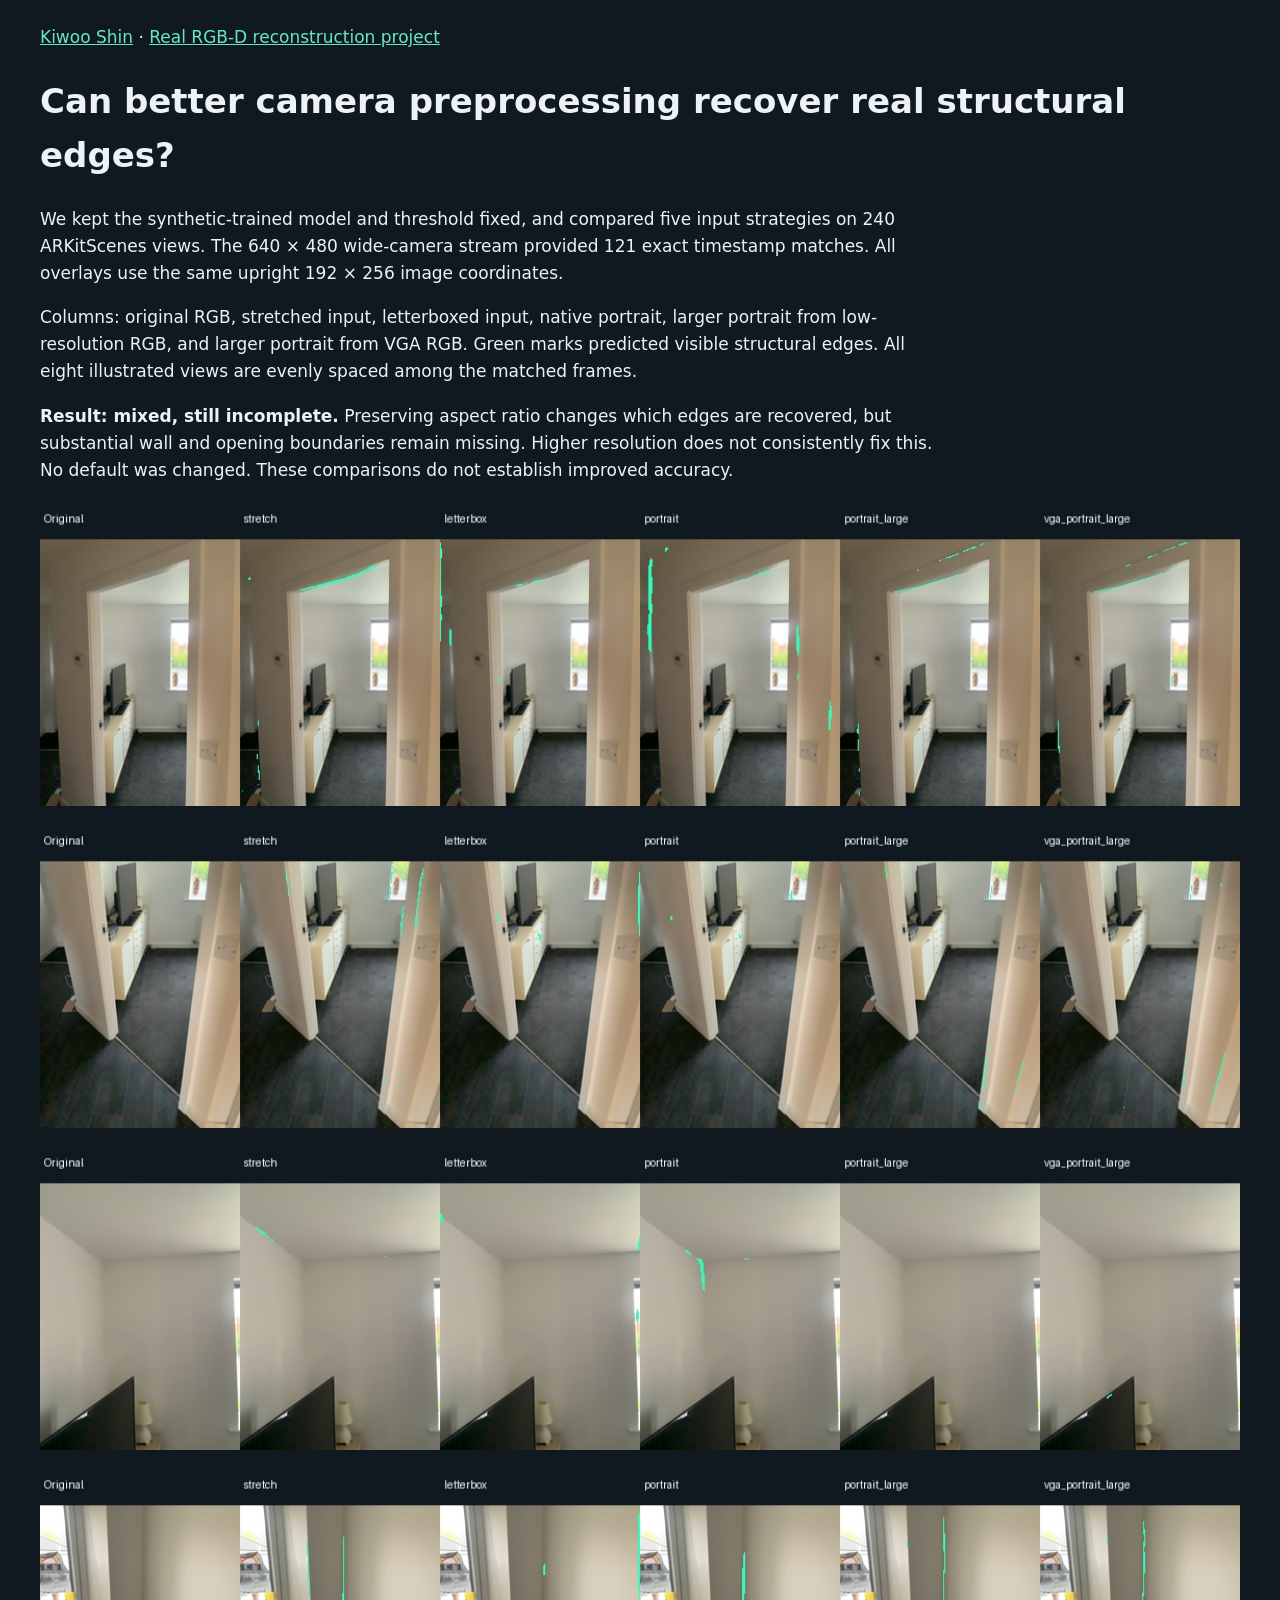
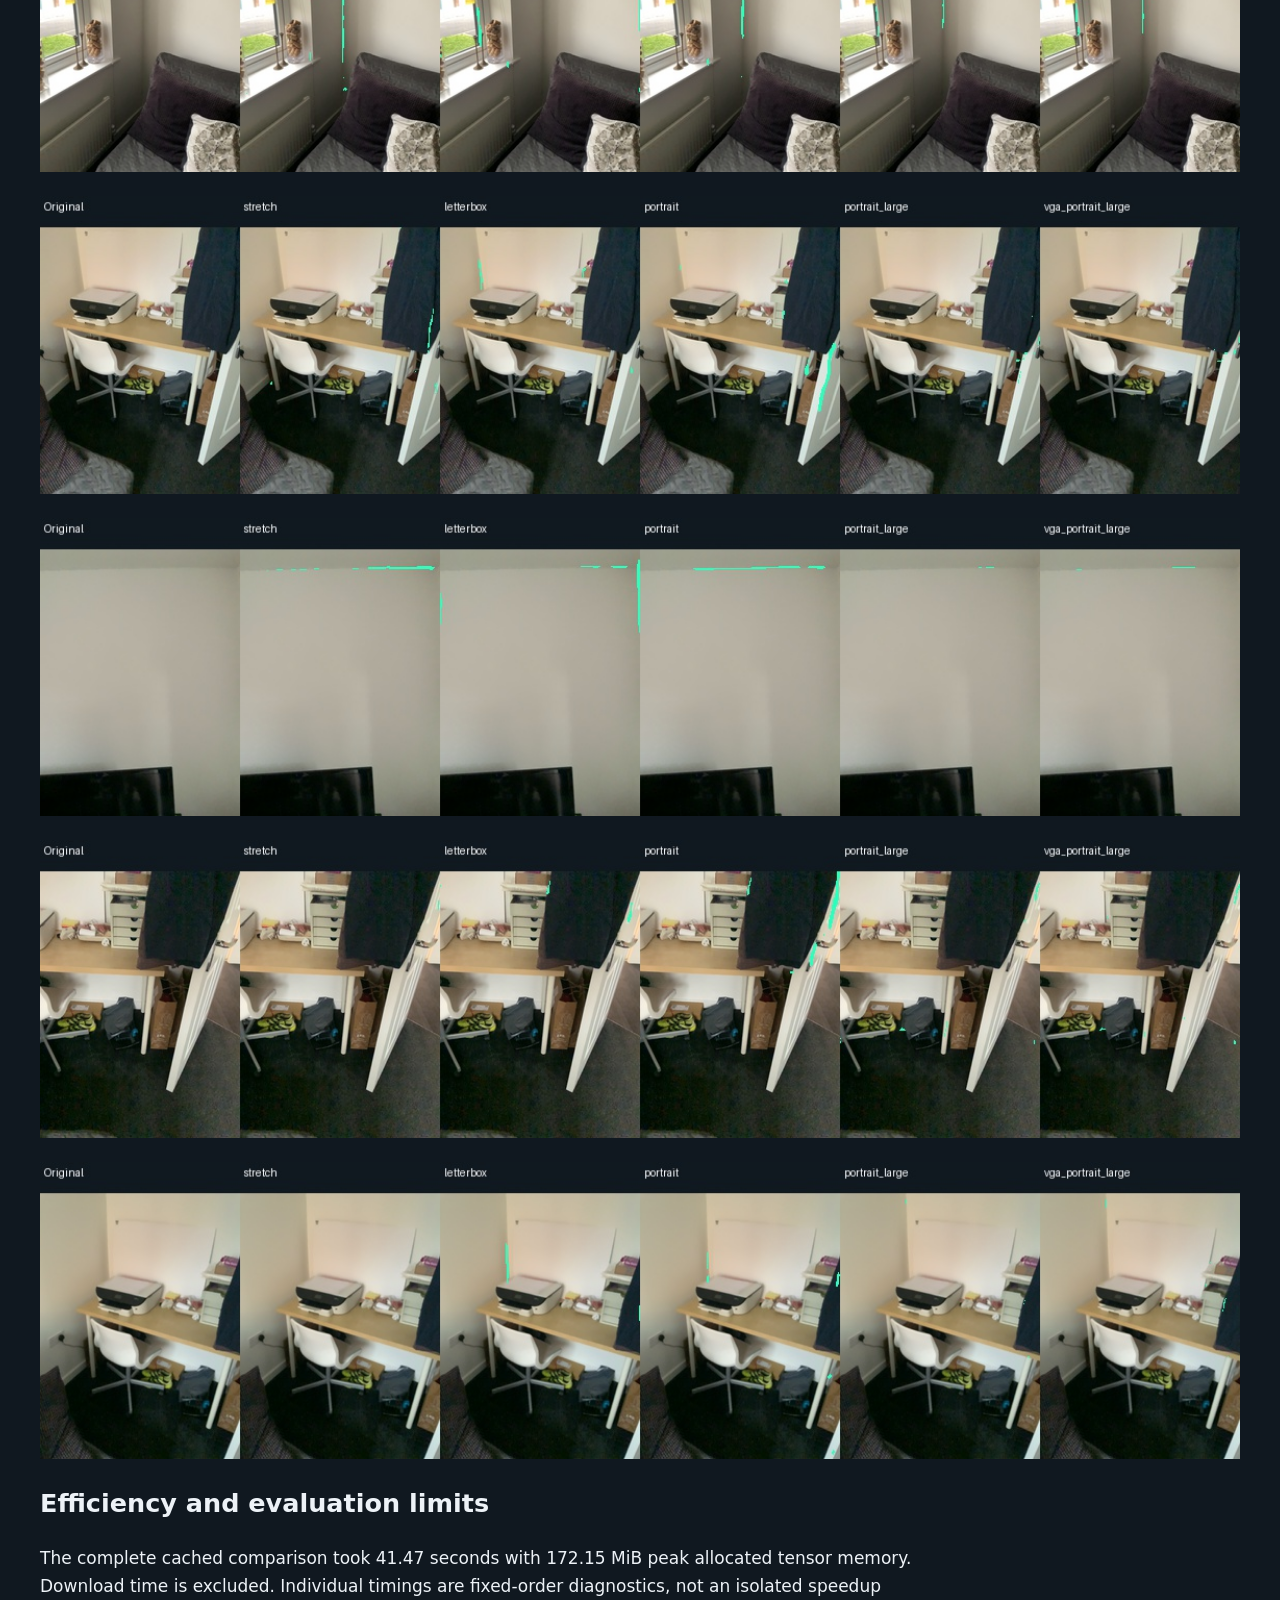
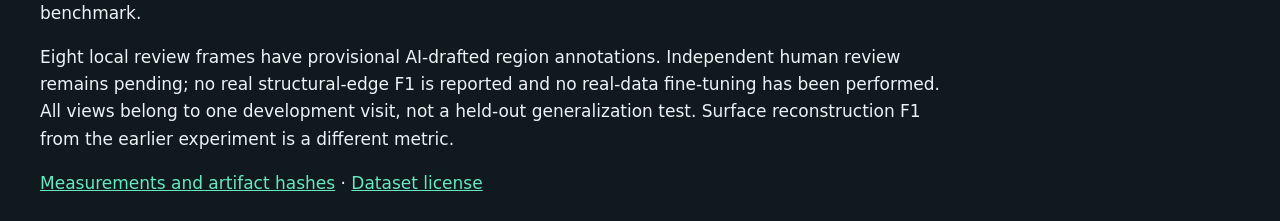
<file: roomgraph-real/preprocessing/index.html>
<!doctype html><html lang="en"><meta charset="utf-8"><meta name="viewport" content="width=device-width,initial-scale=1"><title>RoomGraph · Real edge preprocessing</title><style>body{background:#101820;color:#edf2f7;font:17px system-ui;margin:24px;line-height:1.6}main{max-width:1200px;margin:auto}img{width:100%;display:block;margin:24px 0}a{color:#67e8c3}p{max-width:900px}</style><main><nav><a href="../../">Kiwoo Shin</a> · <a href="../">Real RGB-D reconstruction project</a></nav><h1>Can better camera preprocessing recover real structural edges?</h1><p>We kept the synthetic-trained model and threshold fixed, and compared five input strategies on 240 ARKitScenes views. The 640 × 480 wide-camera stream provided 121 exact timestamp matches. All overlays use the same upright 192 × 256 image coordinates.</p><p>Columns: original RGB, stretched input, letterboxed input, native portrait, larger portrait from low-resolution RGB, and larger portrait from VGA RGB. Green marks predicted visible structural edges. All eight illustrated views are evenly spaced among the matched frames.</p><p><strong>Result: mixed, still incomplete.</strong> Preserving aspect ratio changes which edges are recovered, but substantial wall and opening boundaries remain missing. Higher resolution does not consistently fix this. No default was changed. These comparisons do not establish improved accuracy.</p><img src="comparison_001.jpg" alt="Original and five edge preprocessing alternatives"><img src="comparison_035.jpg" alt="Original and five edge preprocessing alternatives"><img src="comparison_068.jpg" alt="Original and five edge preprocessing alternatives"><img src="comparison_101.jpg" alt="Original and five edge preprocessing alternatives"><img src="comparison_139.jpg" alt="Original and five edge preprocessing alternatives"><img src="comparison_174.jpg" alt="Original and five edge preprocessing alternatives"><img src="comparison_206.jpg" alt="Original and five edge preprocessing alternatives"><img src="comparison_238.jpg" alt="Original and five edge preprocessing alternatives"><h2>Efficiency and evaluation limits</h2><p>The complete cached comparison took 41.47 seconds with 172.15 MiB peak allocated tensor memory. Download time is excluded. Individual timings are fixed-order diagnostics, not an isolated speedup benchmark.</p><p>Eight local review frames have provisional AI-drafted region annotations. Independent human review remains pending; no real structural-edge F1 is reported and no real-data fine-tuning has been performed. All views belong to one development visit, not a held-out generalization test. Surface reconstruction F1 from the earlier experiment is a different metric.</p><p><a href="measurements.json">Measurements and artifact hashes</a> · <a href="../dataset-license.txt">Dataset license</a></p></main></html>
</file>
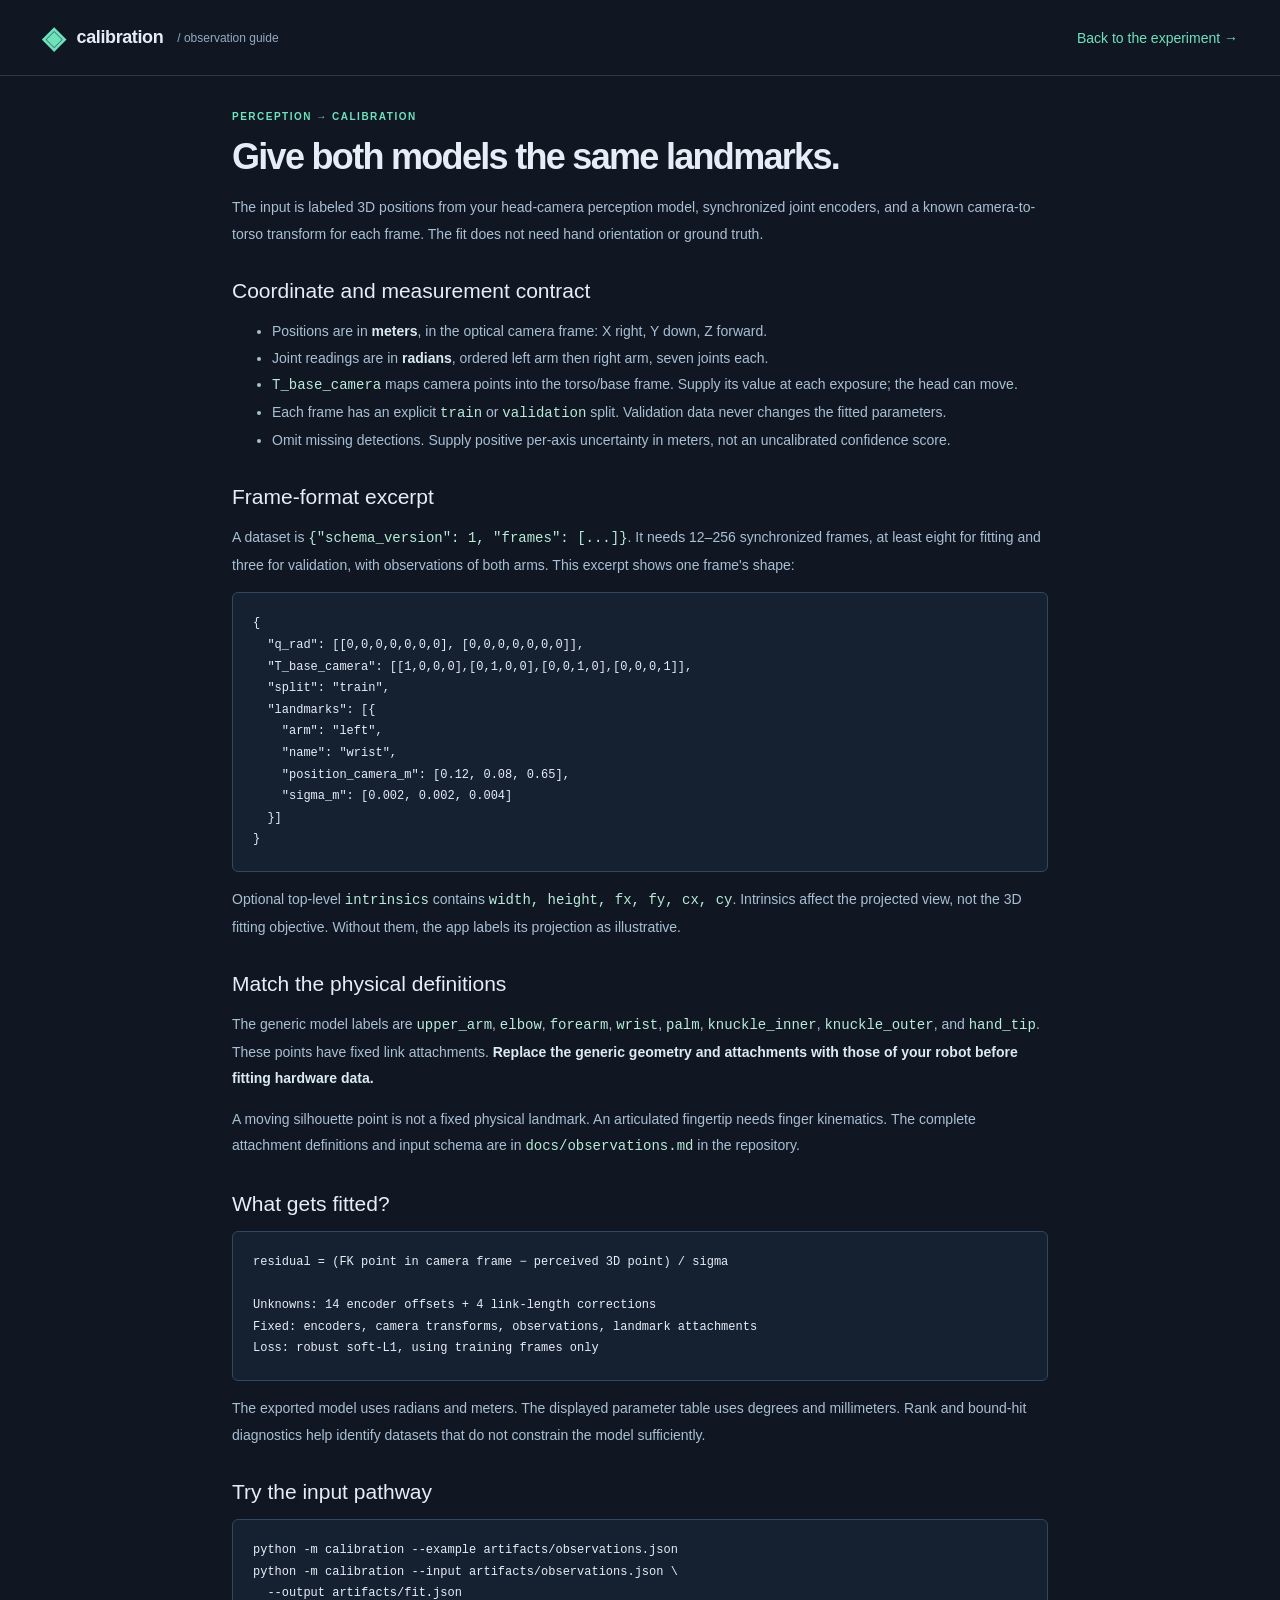
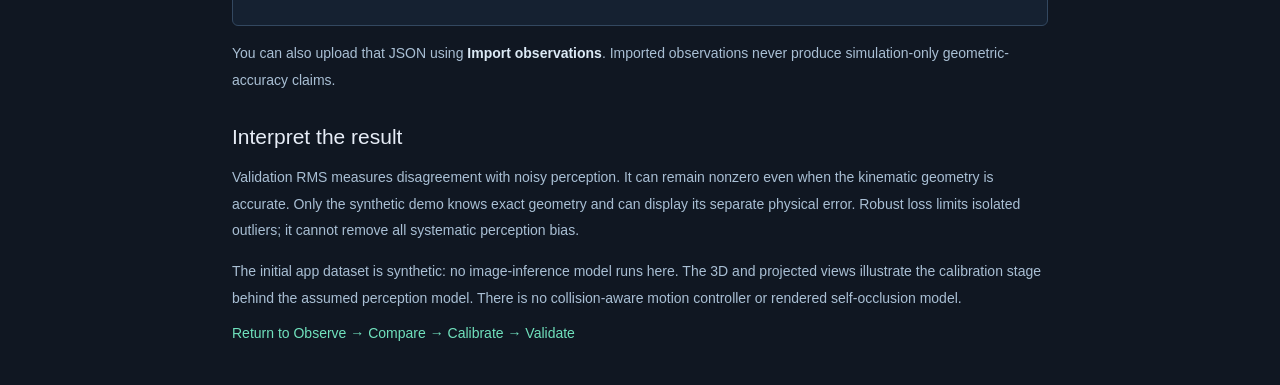
<file: calibration-lab/guide.html>
<!doctype html>
<html lang="en"><head><meta charset="utf-8"><meta name="viewport" content="width=device-width,initial-scale=1"><title>Observation guide · Self-calibration</title><link rel="stylesheet" href="style.css"><style>.guide{max-width:900px;padding-top:35px;padding-bottom:50px}.guide h1{font-size:36px}.guide h2{font-size:21px;font-weight:500;margin:32px 0 15px}.guide p,.guide li{font-size:14px;line-height:1.9;color:#a9bfd4}.guide pre{white-space:pre-wrap;overflow-wrap:anywhere;padding:20px;border:1px solid #334860;border-radius:6px;background:#152131;font-size:12px;line-height:1.8}.guide code{color:#b8ebd8}.guide strong{color:#dceaf6}</style></head><body><header class="topbar"><a class="brand" href="./"><span class="brand-icon">◈</span> calibration <span class="brand-light">/ observation guide</span></a><a href="./">Back to the experiment →</a></header><main class="guide"><div class="eyebrow">PERCEPTION → CALIBRATION</div><h1>Give both models the same landmarks.</h1><p>The input is labeled 3D positions from your head-camera perception model, synchronized joint encoders, and a known camera-to-torso transform for each frame. The fit does not need hand orientation or ground truth.</p><h2>Coordinate and measurement contract</h2><ul><li>Positions are in <strong>meters</strong>, in the optical camera frame: X right, Y down, Z forward.</li><li>Joint readings are in <strong>radians</strong>, ordered left arm then right arm, seven joints each.</li><li><code>T_base_camera</code> maps camera points into the torso/base frame. Supply its value at each exposure; the head can move.</li><li>Each frame has an explicit <code>train</code> or <code>validation</code> split. Validation data never changes the fitted parameters.</li><li>Omit missing detections. Supply positive per-axis uncertainty in meters, not an uncalibrated confidence score.</li></ul><h2>Frame-format excerpt</h2><p>A dataset is <code>{"schema_version": 1, "frames": [...]}</code>. It needs 12–256 synchronized frames, at least eight for fitting and three for validation, with observations of both arms. This excerpt shows one frame's shape:</p><pre>{
  "q_rad": [[0,0,0,0,0,0,0], [0,0,0,0,0,0,0]],
  "T_base_camera": [[1,0,0,0],[0,1,0,0],[0,0,1,0],[0,0,0,1]],
  "split": "train",
  "landmarks": [{
    "arm": "left",
    "name": "wrist",
    "position_camera_m": [0.12, 0.08, 0.65],
    "sigma_m": [0.002, 0.002, 0.004]
  }]
}</pre><p>Optional top-level <code>intrinsics</code> contains <code>width, height, fx, fy, cx, cy</code>. Intrinsics affect the projected view, not the 3D fitting objective. Without them, the app labels its projection as illustrative.</p><h2>Match the physical definitions</h2><p>The generic model labels are <code>upper_arm</code>, <code>elbow</code>, <code>forearm</code>, <code>wrist</code>, <code>palm</code>, <code>knuckle_inner</code>, <code>knuckle_outer</code>, and <code>hand_tip</code>. These points have fixed link attachments. <strong>Replace the generic geometry and attachments with those of your robot before fitting hardware data.</strong></p><p>A moving silhouette point is not a fixed physical landmark. An articulated fingertip needs finger kinematics. The complete attachment definitions and input schema are in <code>docs/observations.md</code> in the repository.</p><h2>What gets fitted?</h2><pre>residual = (FK point in camera frame − perceived 3D point) / sigma

Unknowns: 14 encoder offsets + 4 link-length corrections
Fixed: encoders, camera transforms, observations, landmark attachments
Loss: robust soft-L1, using training frames only</pre><p>The exported model uses radians and meters. The displayed parameter table uses degrees and millimeters. Rank and bound-hit diagnostics help identify datasets that do not constrain the model sufficiently.</p><h2>Try the input pathway</h2><pre>python -m calibration --example artifacts/observations.json
python -m calibration --input artifacts/observations.json \
  --output artifacts/fit.json</pre><p>You can also upload that JSON using <strong>Import observations</strong>. Imported observations never produce simulation-only geometric-accuracy claims.</p><h2>Interpret the result</h2><p>Validation RMS measures disagreement with noisy perception. It can remain nonzero even when the kinematic geometry is accurate. Only the synthetic demo knows exact geometry and can display its separate physical error. Robust loss limits isolated outliers; it cannot remove all systematic perception bias.</p><p>The initial app dataset is synthetic: no image-inference model runs here. The 3D and projected views illustrate the calibration stage behind the assumed perception model. There is no collision-aware motion controller or rendered self-occlusion model.</p><a href="./">Return to Observe → Compare → Calibrate → Validate</a></main></body></html>
</file>
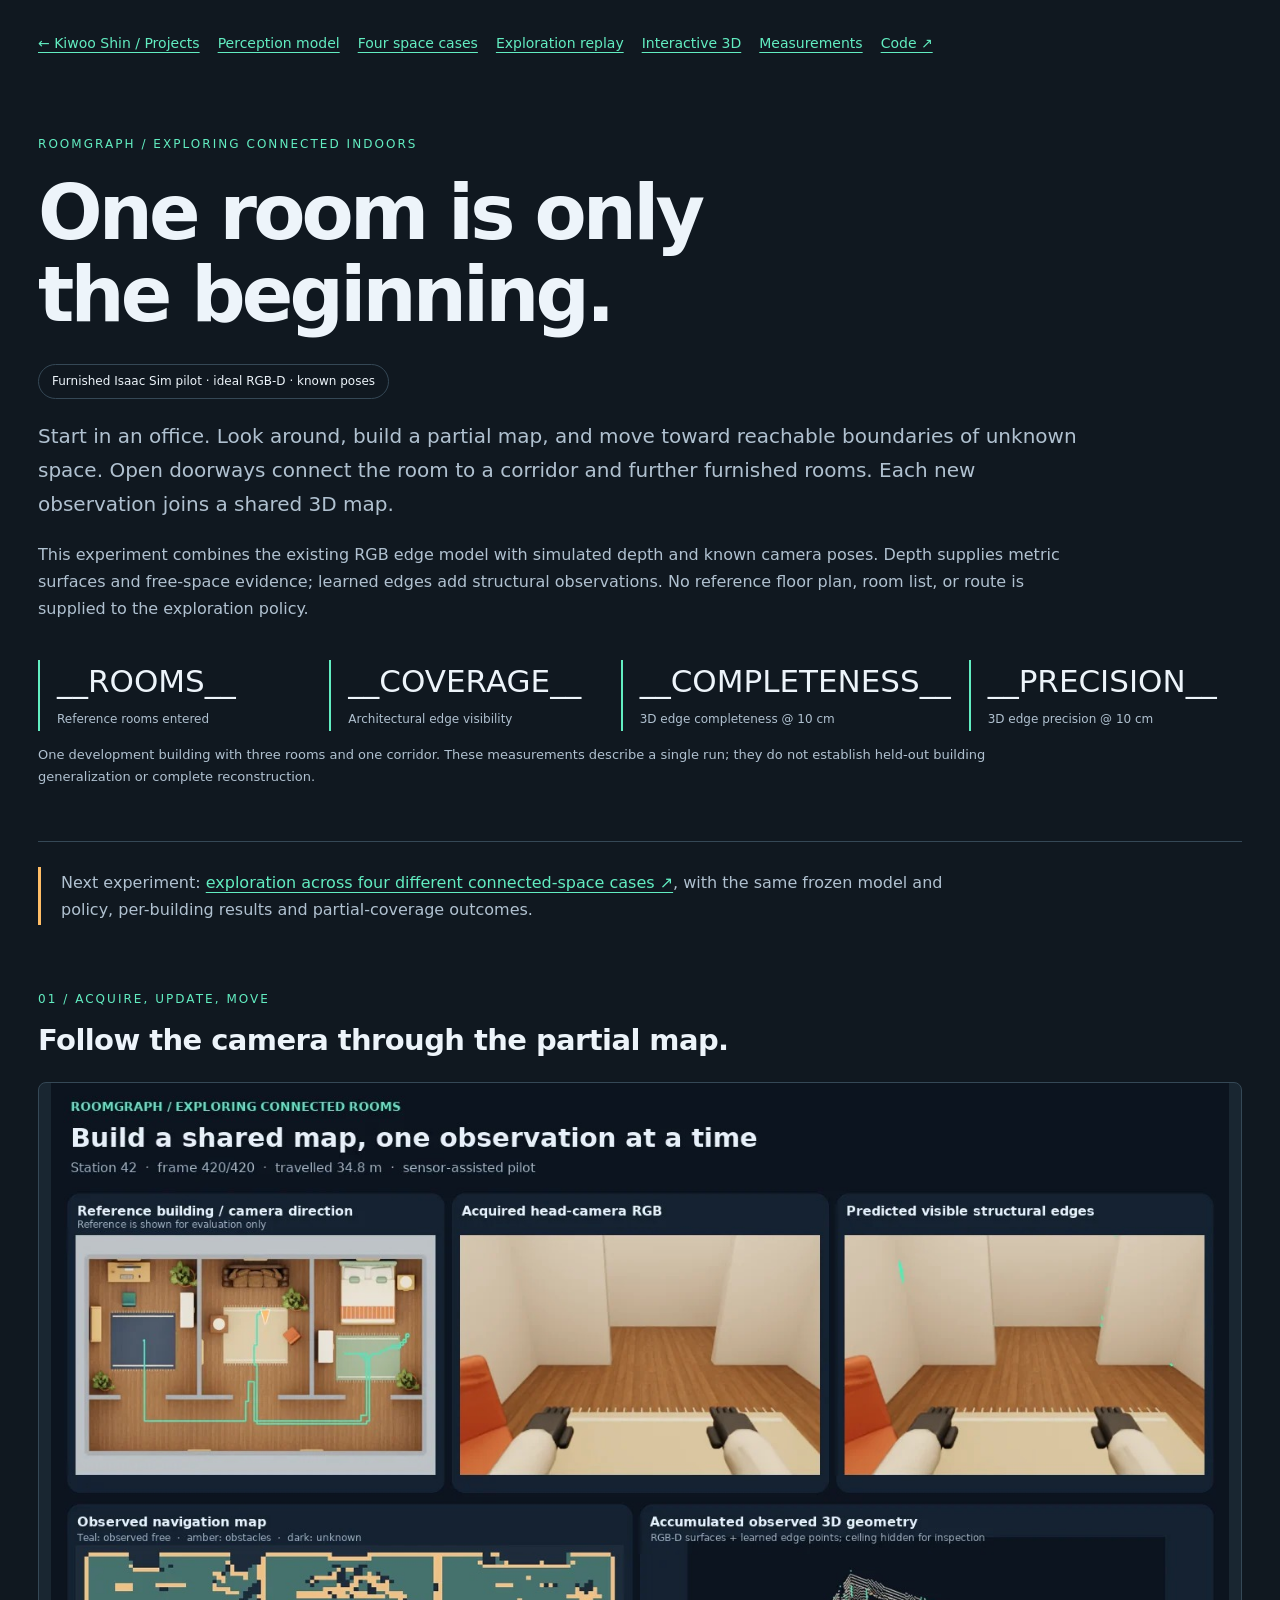
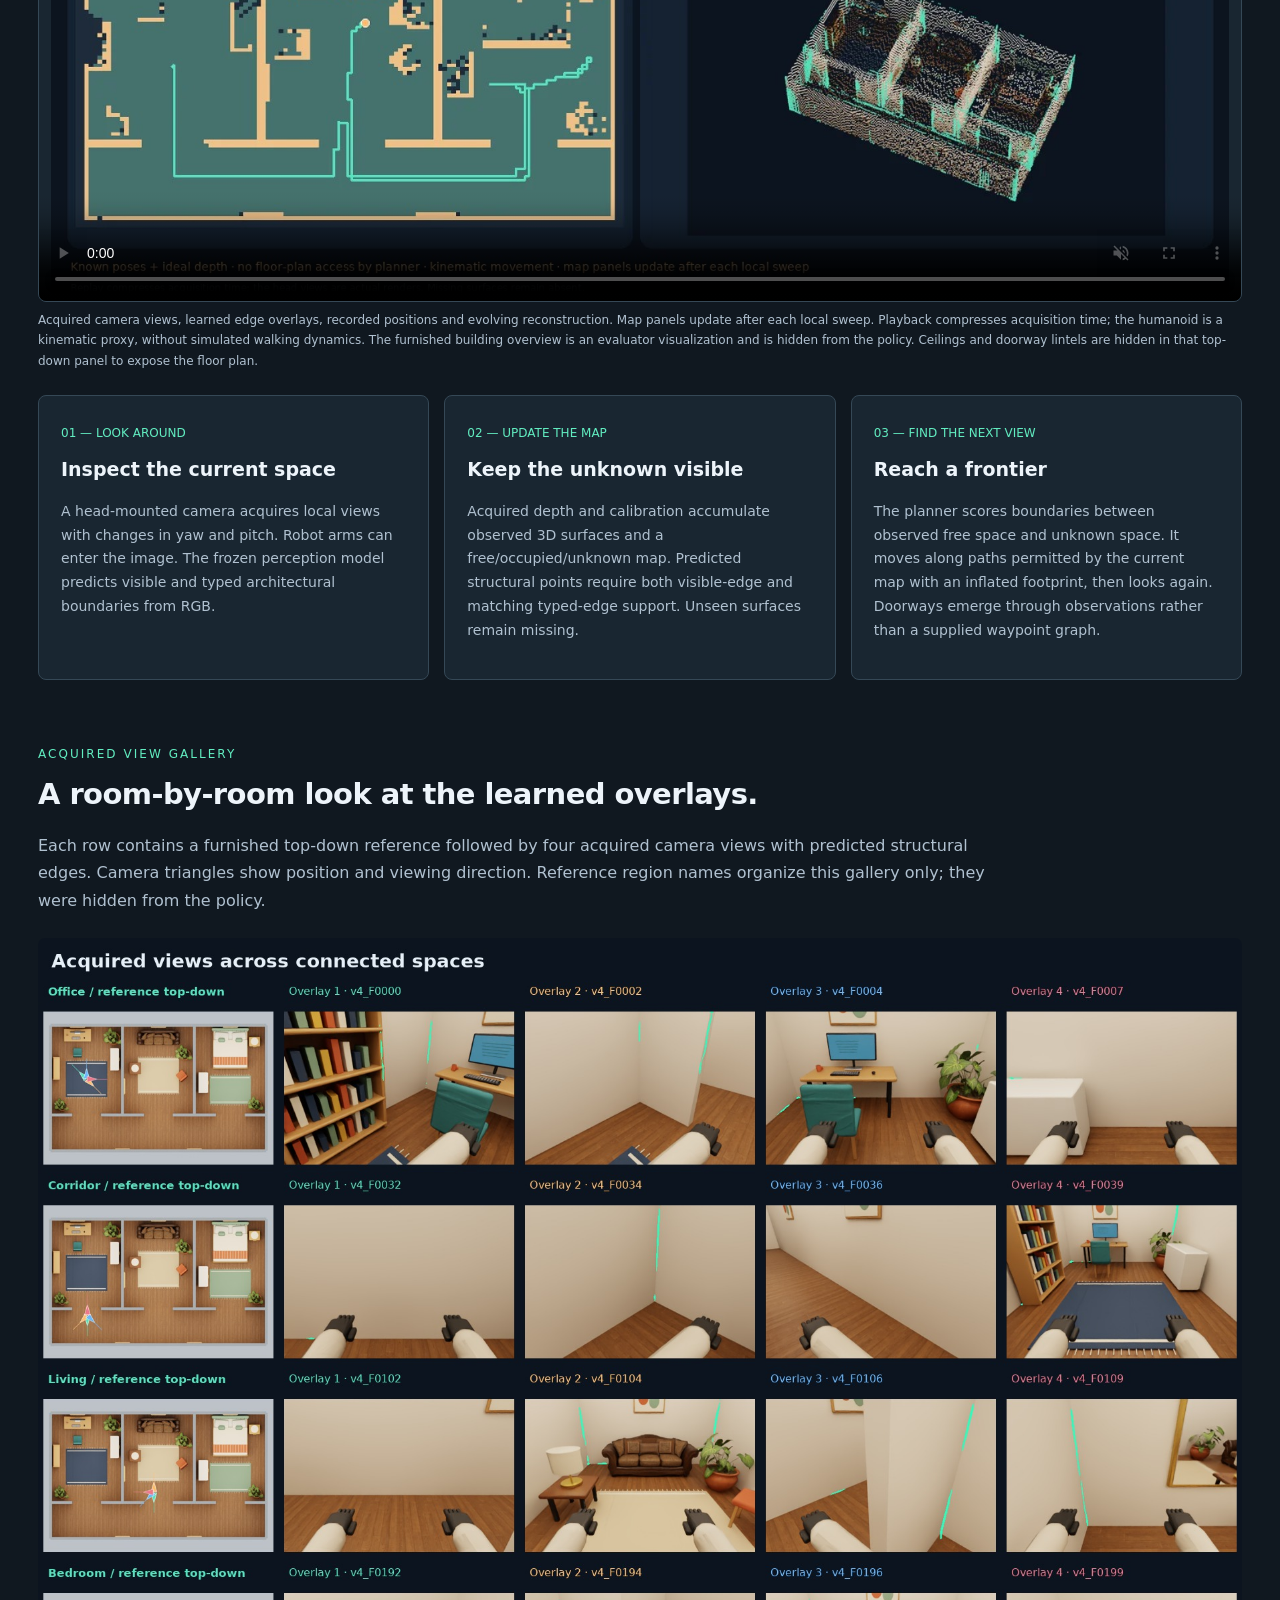
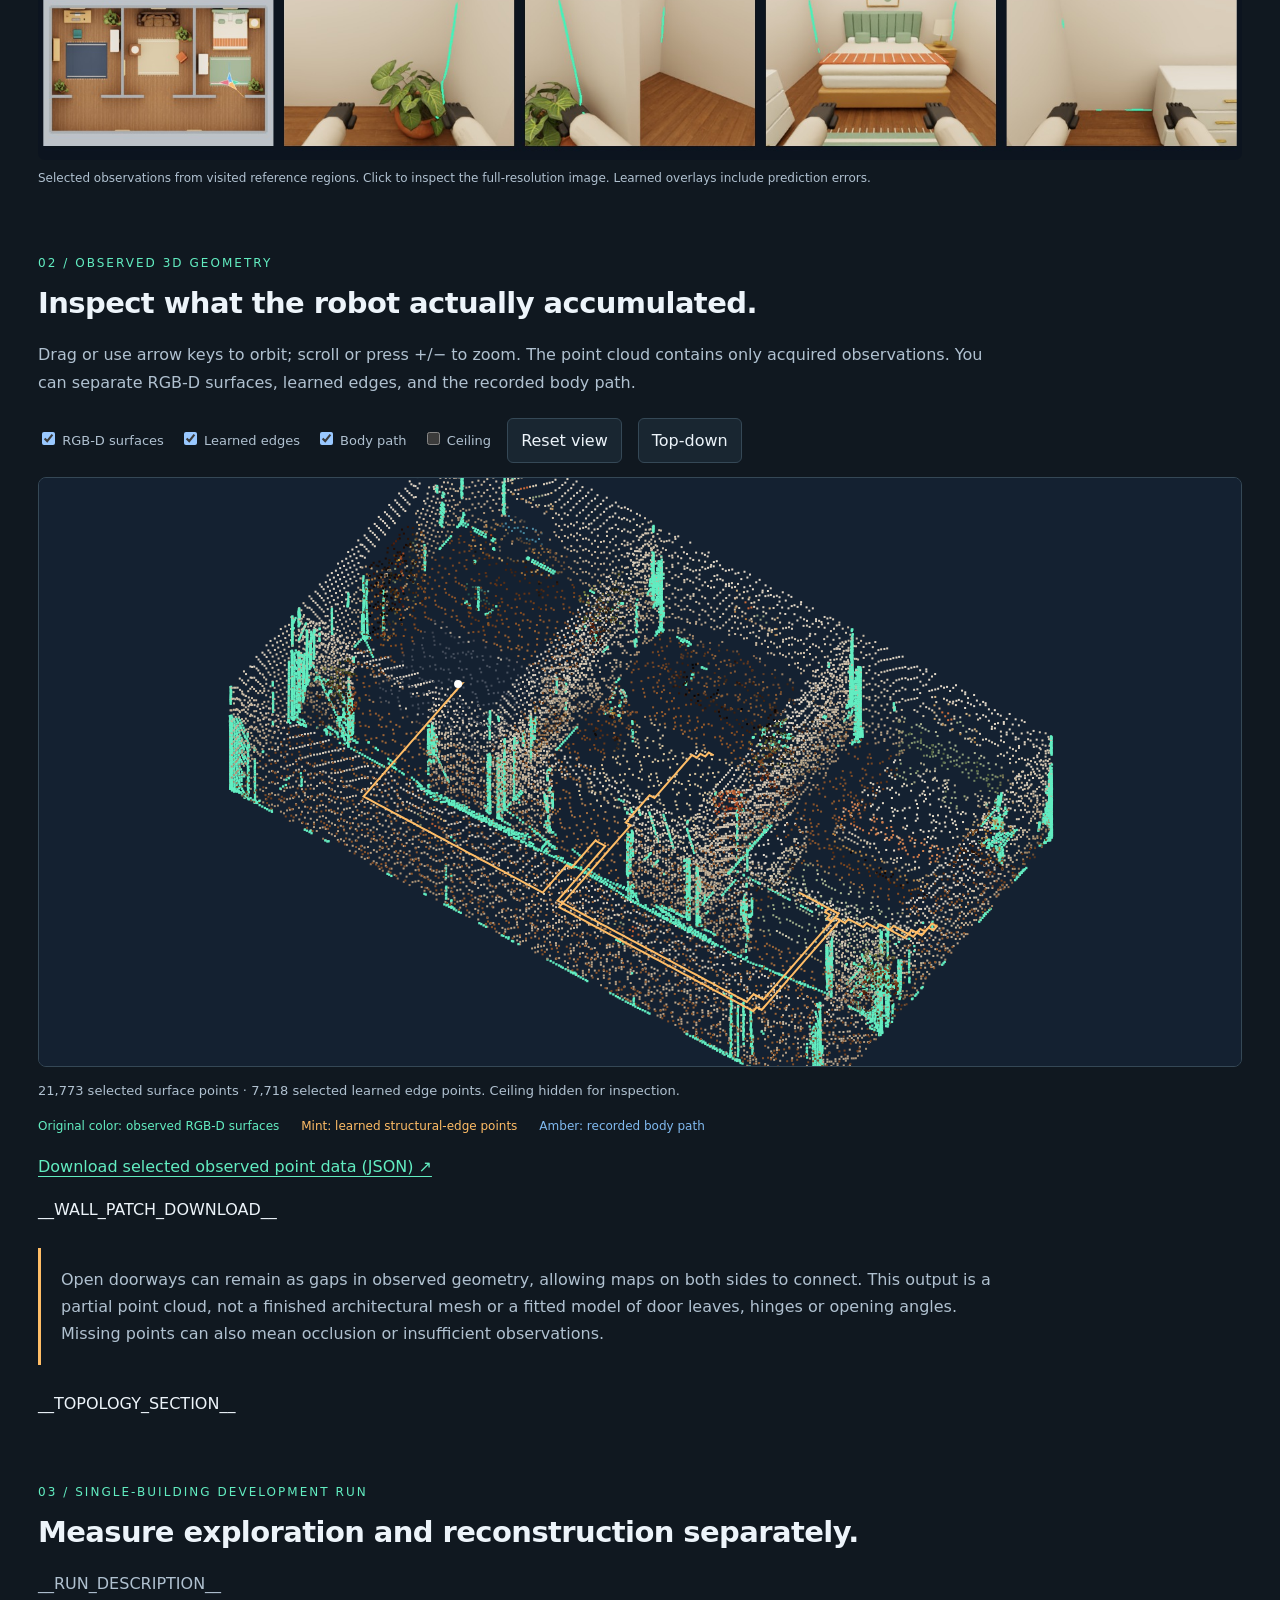
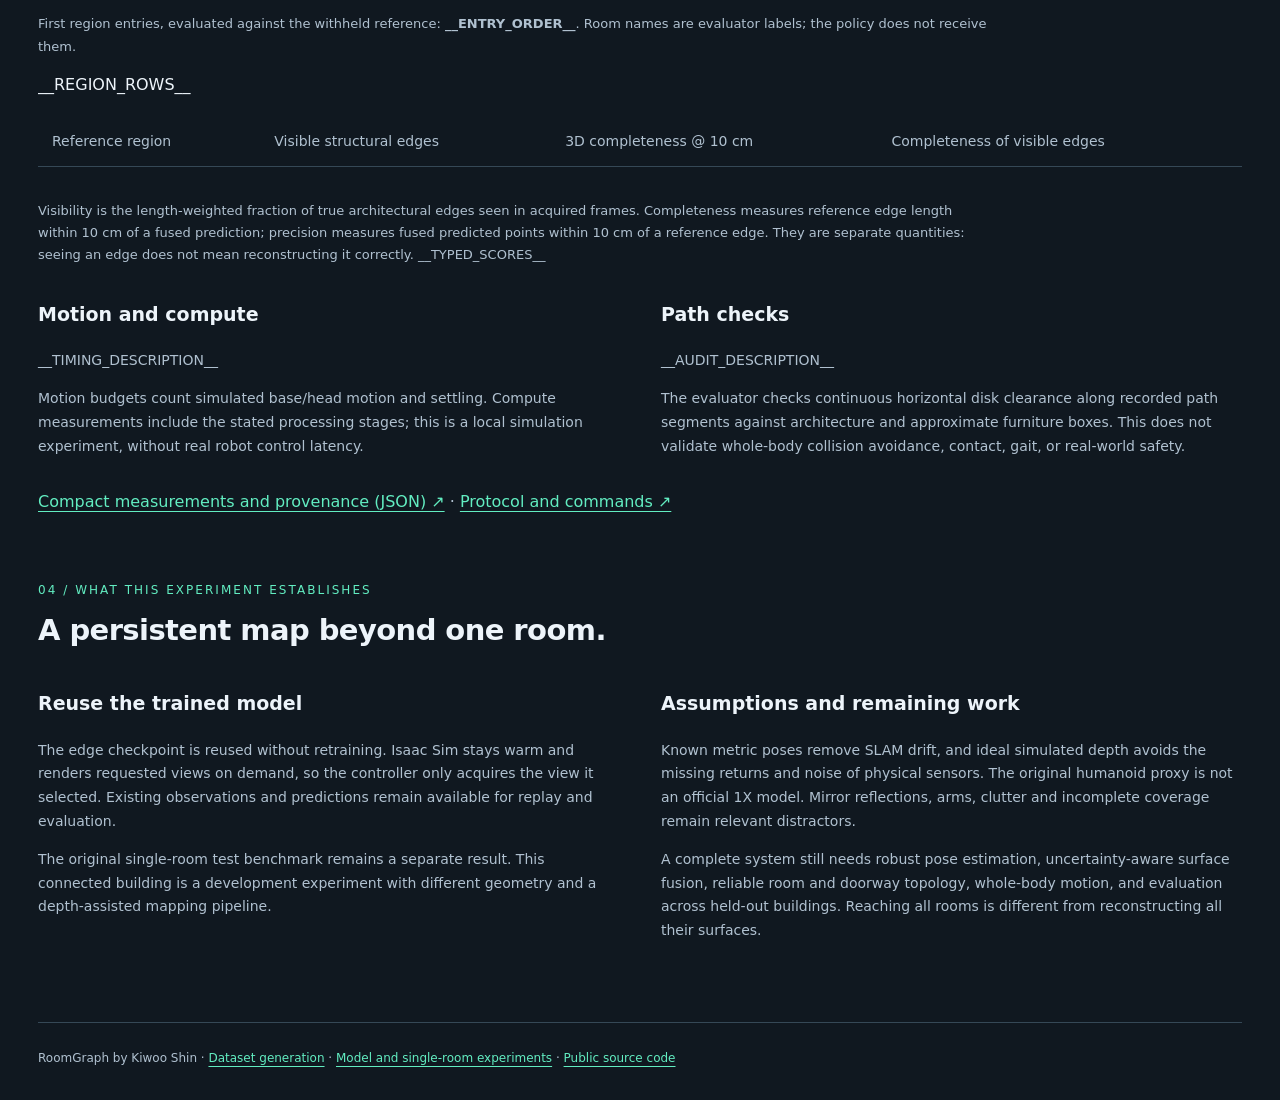
<file: roomgraph-multiroom/template.html>
<!doctype html>
<html lang="en">
<head>
<meta charset="utf-8"><meta name="viewport" content="width=device-width,initial-scale=1">
<title>RoomGraph — Exploring connected rooms | Kiwoo Shin</title>
<meta name="description" content="A humanoid head camera explores a furnished office, corridor, living room and bedroom using acquired RGB-D observations, learned structural edges and known camera poses.">
<link rel="canonical" href="https://kiwooshin.github.io/roomgraph-multiroom/">
<meta property="og:title" content="RoomGraph — One room is only the beginning">
<meta property="og:image" content="https://kiwooshin.github.io/media/roomgraph-multiroom/poster.jpg">
<link rel="stylesheet" href="../roomgraph-perception/style.css"><link rel="stylesheet" href="style.css">
<script src="scene.js" defer></script>
</head>
<body><main>
<nav><a href="../#roomgraph-perception">← Kiwoo Shin / Projects</a><a href="../roomgraph-perception/">Perception model</a><a href="../roomgraph-spaces/">Four space cases</a><a href="#replay">Exploration replay</a><a href="#map">Interactive 3D</a><a href="#results">Measurements</a><a href="https://github.com/KiwooShin/roomgraph">Code ↗</a></nav>
<header class="hero"><p class="eyebrow">ROOMGRAPH / EXPLORING CONNECTED INDOORS</p>
<h1>One room is only<br>the beginning.</h1>
<span class="badge">Furnished Isaac Sim pilot · ideal RGB-D · known poses</span>
<p class="lead">Start in an office. Look around, build a partial map, and move toward reachable boundaries of unknown space. Open doorways connect the room to a corridor and further furnished rooms. Each new observation joins a shared 3D map.</p>
<p>This experiment combines the existing RGB edge model with simulated depth and known camera poses. Depth supplies metric surfaces and free-space evidence; learned edges add structural observations. No reference floor plan, room list, or route is supplied to the exploration policy.</p>
<div class="stats"><div class="stat"><strong>__ROOMS__</strong><span>Reference rooms entered</span></div><div class="stat"><strong>__COVERAGE__</strong><span>Architectural edge visibility</span></div><div class="stat"><strong>__COMPLETENESS__</strong><span>3D edge completeness @ 10 cm</span></div><div class="stat"><strong>__PRECISION__</strong><span>3D edge precision @ 10 cm</span></div></div>
<p class="caption">One development building with three rooms and one corridor. These measurements describe a single run; they do not establish held-out building generalization or complete reconstruction.</p>
</header>
<p class="callout">Next experiment: <a href="../roomgraph-spaces/">exploration across four different connected-space cases ↗</a>, with the same frozen model and policy, per-building results and partial-coverage outcomes.</p>
<section id="replay"><p class="eyebrow">01 / ACQUIRE, UPDATE, MOVE</p><h2>Follow the camera through the partial map.</h2>
<figure class="active-head-video"><video controls playsinline loop muted preload="metadata" poster="../media/roomgraph-multiroom/poster.jpg" aria-label="Connected room exploration with furnished top-down camera direction, RGB, learned edge overlay and accumulated map"><source src="../media/roomgraph-multiroom/multiroom.mp4" type="video/mp4"><a href="../media/roomgraph-multiroom/multiroom.mp4">Download the exploration replay</a></video><figcaption>Acquired camera views, learned edge overlays, recorded positions and evolving reconstruction. Map panels update after each local sweep. Playback compresses acquisition time; the humanoid is a kinematic proxy, without simulated walking dynamics. The furnished building overview is an evaluator visualization and is hidden from the policy. Ceilings and doorway lintels are hidden in that top-down panel to expose the floor plan.</figcaption></figure>
<div class="pipeline"><article><span class="number">01 — LOOK AROUND</span><h3>Inspect the current space</h3><p>A head-mounted camera acquires local views with changes in yaw and pitch. Robot arms can enter the image. The frozen perception model predicts visible and typed architectural boundaries from RGB.</p></article><article><span class="number">02 — UPDATE THE MAP</span><h3>Keep the unknown visible</h3><p>Acquired depth and calibration accumulate observed 3D surfaces and a free/occupied/unknown map. Predicted structural points require both visible-edge and matching typed-edge support. Unseen surfaces remain missing.</p></article><article><span class="number">03 — FIND THE NEXT VIEW</span><h3>Reach a frontier</h3><p>The planner scores boundaries between observed free space and unknown space. It moves along paths permitted by the current map with an inflated footprint, then looks again. Doorways emerge through observations rather than a supplied waypoint graph.</p></article></div>
</section>
<section id="views"><p class="eyebrow">ACQUIRED VIEW GALLERY</p><h2>A room-by-room look at the learned overlays.</h2><p>Each row contains a furnished top-down reference followed by four acquired camera views with predicted structural edges. Camera triangles show position and viewing direction. Reference region names organize this gallery only; they were hidden from the policy.</p><figure><a href="../media/roomgraph-multiroom/overview.jpg"><img src="../media/roomgraph-multiroom/overview.jpg" loading="lazy" alt="Four region rows, each with a furnished top-down camera overview and four learned structural edge overlays"></a><figcaption>Selected observations from visited reference regions. Click to inspect the full-resolution image. Learned overlays include prediction errors.</figcaption></figure></section>
<section id="map"><p class="eyebrow">02 / OBSERVED 3D GEOMETRY</p><h2>Inspect what the robot actually accumulated.</h2><p>Drag or use arrow keys to orbit; scroll or press +/− to zoom. The point cloud contains only acquired observations. You can separate RGB-D surfaces, learned edges, and the recorded body path.</p>
<div class="toolbar"><label><input id="surfaces" type="checkbox" checked> RGB-D surfaces</label><label><input id="edges" type="checkbox" checked> Learned edges</label><label><input id="path" type="checkbox" checked> Body path</label><label><input id="ceiling" type="checkbox"> Ceiling</label><button id="reset" type="button">Reset view</button><button id="top" type="button">Top-down</button></div>
<canvas id="cloud" tabindex="0" role="img" aria-label="Interactive accumulated RGB-D surface and learned structural edge point cloud; arrow keys orbit, plus and minus zoom">An observed 3D point cloud with predicted structural edges. Use the point-data download to inspect the geometry independently.</canvas><p id="cloud-status" class="caption" role="status">Loading observed point data…</p>
<div class="legend"><span>Original color: observed RGB-D surfaces</span><span>Mint: learned structural-edge points</span><span>Amber: recorded body path</span></div>
<p><a href="../media/roomgraph-multiroom/cloud.json">Download selected observed point data (JSON) ↗</a></p>
__WALL_PATCH_DOWNLOAD__
<div class="callout"><p>Open doorways can remain as gaps in observed geometry, allowing maps on both sides to connect. This output is a partial point cloud, not a finished architectural mesh or a fitted model of door leaves, hinges or opening angles. Missing points can also mean occlusion or insufficient observations.</p></div>
</section>
__TOPOLOGY_SECTION__
<section id="results"><p class="eyebrow">03 / SINGLE-BUILDING DEVELOPMENT RUN</p><h2>Measure exploration and reconstruction separately.</h2>
<p>__RUN_DESCRIPTION__</p><p class="caption">First region entries, evaluated against the withheld reference: <strong>__ENTRY_ORDER__</strong>. Room names are evaluator labels; the policy does not receive them.</p>
<div class="table-scroll"><table><thead><tr><th>Reference region</th><th>Visible structural edges</th><th>3D completeness @ 10 cm</th><th>Completeness of visible edges</th></tr></thead><tbody>__REGION_ROWS__</tbody></table></div>
<p class="caption">Visibility is the length-weighted fraction of true architectural edges seen in acquired frames. Completeness measures reference edge length within 10 cm of a fused prediction; precision measures fused predicted points within 10 cm of a reference edge. They are separate quantities: seeing an edge does not mean reconstructing it correctly. __TYPED_SCORES__</p>
<div class="notes"><article><h3>Motion and compute</h3><p>__TIMING_DESCRIPTION__</p><p>Motion budgets count simulated base/head motion and settling. Compute measurements include the stated processing stages; this is a local simulation experiment, without real robot control latency.</p></article><article><h3>Path checks</h3><p>__AUDIT_DESCRIPTION__</p><p>The evaluator checks continuous horizontal disk clearance along recorded path segments against architecture and approximate furniture boxes. This does not validate whole-body collision avoidance, contact, gait, or real-world safety.</p></article></div>
<p><a href="../media/roomgraph-multiroom/summary.json">Compact measurements and provenance (JSON) ↗</a> · <a href="https://github.com/KiwooShin/roomgraph/blob/feat/isaac-dataset/docs/multiroom-experiment.md">Protocol and commands ↗</a></p>
</section>
<section><p class="eyebrow">04 / WHAT THIS EXPERIMENT ESTABLISHES</p><h2>A persistent map beyond one room.</h2><div class="notes"><article><h3>Reuse the trained model</h3><p>The edge checkpoint is reused without retraining. Isaac Sim stays warm and renders requested views on demand, so the controller only acquires the view it selected. Existing observations and predictions remain available for replay and evaluation.</p><p>The original single-room test benchmark remains a separate result. This connected building is a development experiment with different geometry and a depth-assisted mapping pipeline.</p></article><article><h3>Assumptions and remaining work</h3><p>Known metric poses remove SLAM drift, and ideal simulated depth avoids the missing returns and noise of physical sensors. The original humanoid proxy is not an official 1X model. Mirror reflections, arms, clutter and incomplete coverage remain relevant distractors.</p><p>A complete system still needs robust pose estimation, uncertainty-aware surface fusion, reliable room and doorway topology, whole-body motion, and evaluation across held-out buildings. Reaching all rooms is different from reconstructing all their surfaces.</p></article></div></section>
<footer>RoomGraph by Kiwoo Shin · <a href="../roomgraph/">Dataset generation</a> · <a href="../roomgraph-perception/">Model and single-room experiments</a> · <a href="https://github.com/KiwooShin/roomgraph">Public source code</a></footer>
</main></body></html>
</file>
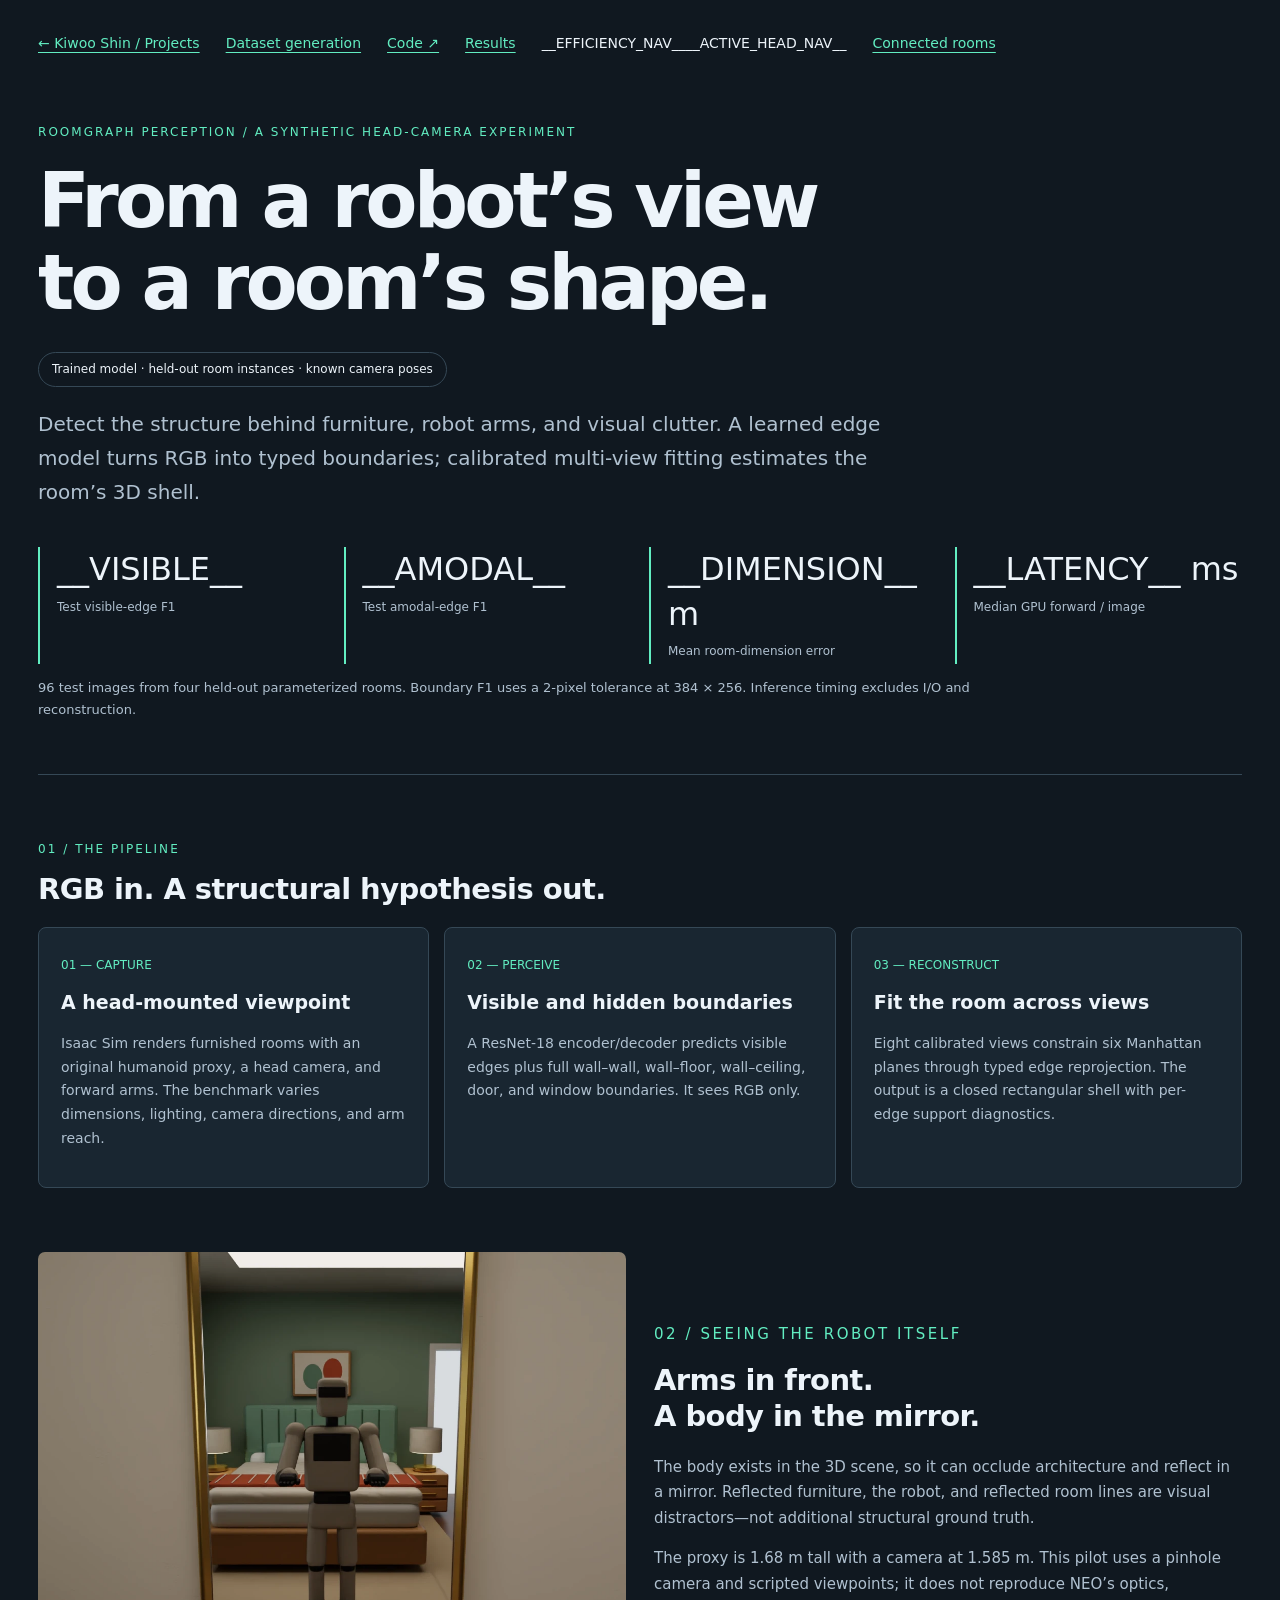
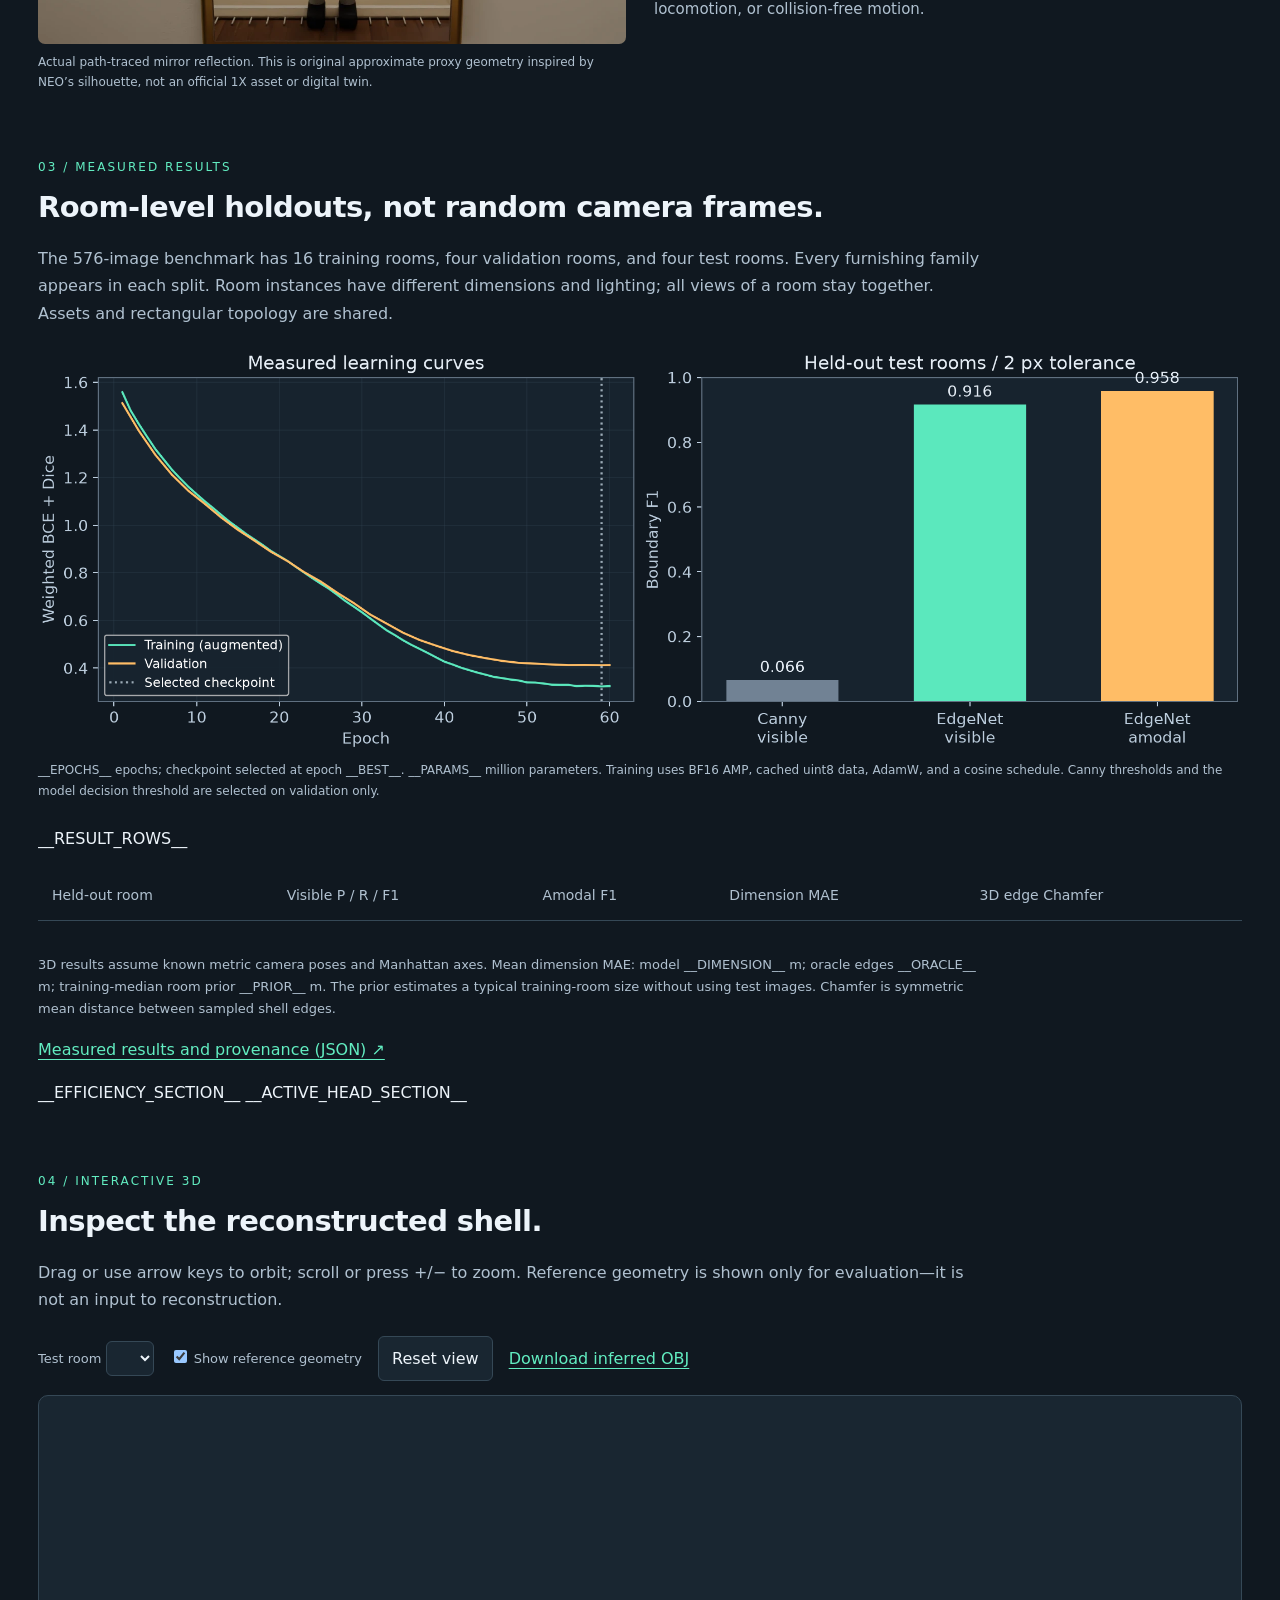
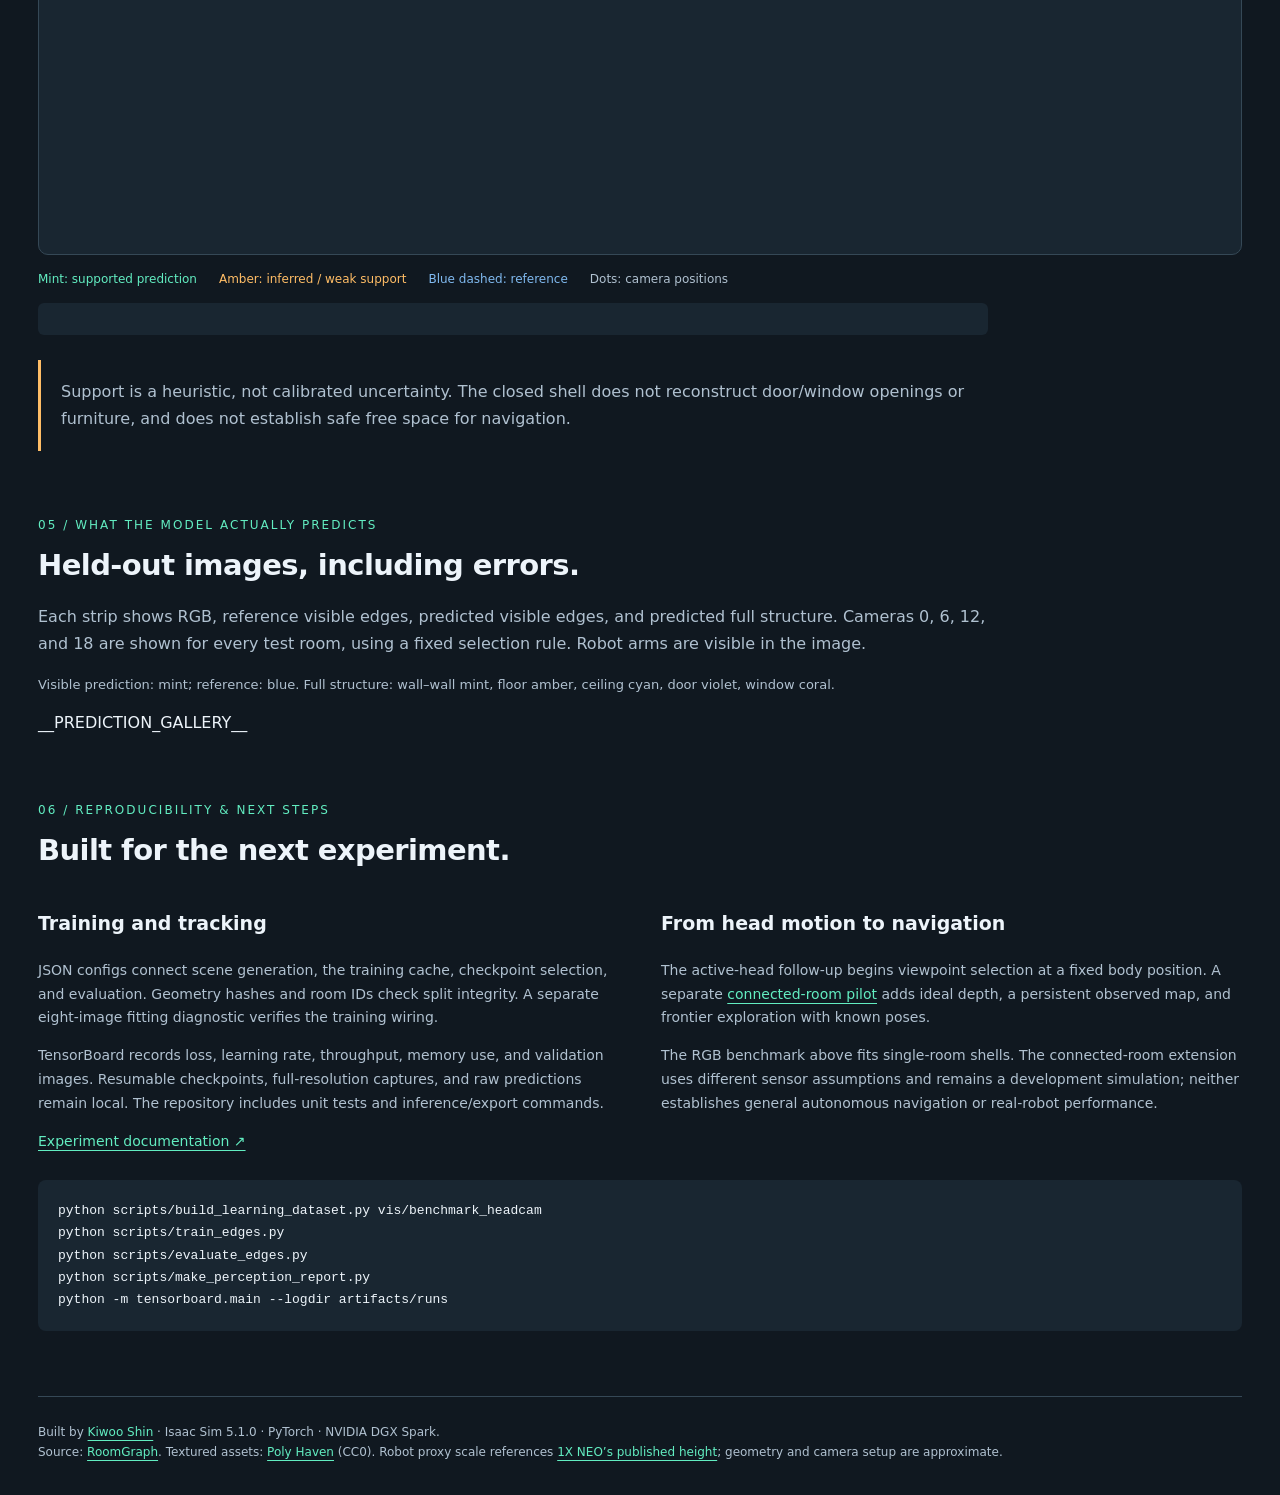
<file: roomgraph-perception/template.html>
<!doctype html>
<html lang="en"><head><meta charset="utf-8"><meta name="viewport" content="width=device-width,initial-scale=1">
<title>RoomGraph Perception — Head-camera RGB to 3D structure | Kiwoo Shin</title>
<meta name="description" content="A trained structural-edge model and calibrated 3D room reconstruction from furnished humanoid head-camera images. Measured held-out results, robot self-occlusion, mirrors, and interactive 3D outputs.">
<link rel="canonical" href="https://kiwooshin.github.io/roomgraph-perception/">
<meta property="og:title" content="RoomGraph Perception — From a robot's view to a room's shape">
<meta property="og:image" content="https://kiwooshin.github.io/media/roomgraph-perception/predictions.jpg">
<link rel="stylesheet" href="style.css"><script src="scene.js" defer></script></head>
<body><main>
<nav><a href="../#roomgraph-perception">← Kiwoo Shin / Projects</a><a href="../roomgraph/">Dataset generation</a><a href="https://github.com/KiwooShin/roomgraph">Code ↗</a><a href="#results">Results</a>__EFFICIENCY_NAV____ACTIVE_HEAD_NAV__<a href="../roomgraph-multiroom/">Connected rooms</a></nav>
<header class="hero"><div class="eyebrow">ROOMGRAPH PERCEPTION / A SYNTHETIC HEAD-CAMERA EXPERIMENT</div><h1>From a robot’s view<br>to a room’s shape.</h1><span class="badge">Trained model · held-out room instances · known camera poses</span><p class="lead">Detect the structure behind furniture, robot arms, and visual clutter. A learned edge model turns RGB into typed boundaries; calibrated multi-view fitting estimates the room’s 3D shell.</p>
<div class="stats"><div class="stat"><strong>__VISIBLE__</strong><span>Test visible-edge F1</span></div><div class="stat"><strong>__AMODAL__</strong><span>Test amodal-edge F1</span></div><div class="stat"><strong>__DIMENSION__ m</strong><span>Mean room-dimension error</span></div><div class="stat"><strong>__LATENCY__ ms</strong><span>Median GPU forward / image</span></div></div><p class="caption">96 test images from four held-out parameterized rooms. Boundary F1 uses a 2-pixel tolerance at 384 × 256. Inference timing excludes I/O and reconstruction.</p></header>
<section><p class="eyebrow">01 / THE PIPELINE</p><h2>RGB in. A structural hypothesis out.</h2><div class="pipeline"><article><span class="number">01 — CAPTURE</span><h3>A head-mounted viewpoint</h3><p>Isaac Sim renders furnished rooms with an original humanoid proxy, a head camera, and forward arms. The benchmark varies dimensions, lighting, camera directions, and arm reach.</p></article><article><span class="number">02 — PERCEIVE</span><h3>Visible and hidden boundaries</h3><p>A ResNet-18 encoder/decoder predicts visible edges plus full wall–wall, wall–floor, wall–ceiling, door, and window boundaries. It sees RGB only.</p></article><article><span class="number">03 — RECONSTRUCT</span><h3>Fit the room across views</h3><p>Eight calibrated views constrain six Manhattan planes through typed edge reprojection. The output is a closed rectangular shell with per-edge support diagnostics.</p></article></div></section>
<section class="split"><figure><img src="../media/roomgraph-perception/mirror.webp" width="1152" height="768" alt="Head-camera image of the humanoid proxy reflected in a bedroom mirror, showing its head, body, hands, and legs"><figcaption>Actual path-traced mirror reflection. This is original approximate proxy geometry inspired by NEO’s silhouette, not an official 1X asset or digital twin.</figcaption></figure><div><p class="eyebrow">02 / SEEING THE ROBOT ITSELF</p><h2>Arms in front.<br>A body in the mirror.</h2><p>The body exists in the 3D scene, so it can occlude architecture and reflect in a mirror. Reflected furniture, the robot, and reflected room lines are visual distractors—not additional structural ground truth.</p><p>The proxy is 1.68 m tall with a camera at 1.585 m. This pilot uses a pinhole camera and scripted viewpoints; it does not reproduce NEO’s optics, locomotion, or collision-free motion.</p></div></section>
<section id="results"><p class="eyebrow">03 / MEASURED RESULTS</p><h2>Room-level holdouts, not random camera frames.</h2><p>The 576-image benchmark has 16 training rooms, four validation rooms, and four test rooms. Every furnishing family appears in each split. Room instances have different dimensions and lighting; all views of a room stay together. Assets and rectangular topology are shared.</p><figure><img src="../media/roomgraph-perception/training.png" width="2160" height="720" alt="Measured training and validation losses, and held-out F1 comparison with Canny"><figcaption>__EPOCHS__ epochs; checkpoint selected at epoch __BEST__. __PARAMS__ million parameters. Training uses BF16 AMP, cached uint8 data, AdamW, and a cosine schedule. Canny thresholds and the model decision threshold are selected on validation only.</figcaption></figure>
<div class="table-scroll"><table><thead><tr><th>Held-out room</th><th>Visible P / R / F1</th><th>Amodal F1</th><th>Dimension MAE</th><th>3D edge Chamfer</th></tr></thead><tbody>__RESULT_ROWS__</tbody></table></div>
<p class="caption">3D results assume known metric camera poses and Manhattan axes. Mean dimension MAE: model __DIMENSION__ m; oracle edges __ORACLE__ m; training-median room prior __PRIOR__ m. The prior estimates a typical training-room size without using test images. Chamfer is symmetric mean distance between sampled shell edges.</p>
<p><a href="../media/roomgraph-perception/summary.json">Measured results and provenance (JSON) ↗</a></p></section>
__EFFICIENCY_SECTION__
__ACTIVE_HEAD_SECTION__
<section id="reconstruction"><p class="eyebrow">04 / INTERACTIVE 3D</p><h2>Inspect the reconstructed shell.</h2><p>Drag or use arrow keys to orbit; scroll or press +/− to zoom. Reference geometry is shown only for evaluation—it is not an input to reconstruction.</p><div class="toolbar"><label>Test room <select id="room-picker">__ROOM_OPTIONS__</select></label><label><input id="reference" type="checkbox" checked> Show reference geometry</label><button id="reset" type="button">Reset view</button><a id="room-download" href="#">Download inferred OBJ</a></div><canvas id="room-canvas" tabindex="0" role="img" aria-label="Interactive predicted and reference room shells with calibrated camera positions">Predicted and reference rectangular room shells. Use the OBJ download for the predicted geometry.</canvas><div class="legend"><span>Mint: supported prediction</span><span>Amber: inferred / weak support</span><span>Blue dashed: reference</span><span>Dots: camera positions</span></div><p class="room-stats" id="room-stats"></p><div class="callout"><p>Support is a heuristic, not calibrated uncertainty. The closed shell does not reconstruct door/window openings or furniture, and does not establish safe free space for navigation.</p></div></section>
<section id="predictions"><p class="eyebrow">05 / WHAT THE MODEL ACTUALLY PREDICTS</p><h2>Held-out images, including errors.</h2><p>Each strip shows RGB, reference visible edges, predicted visible edges, and predicted full structure. Cameras 0, 6, 12, and 18 are shown for every test room, using a fixed selection rule. Robot arms are visible in the image.</p><p class="caption">Visible prediction: mint; reference: blue. Full structure: wall–wall mint, floor amber, ceiling cyan, door violet, window coral.</p>__PREDICTION_GALLERY__</section>
<section><p class="eyebrow">06 / REPRODUCIBILITY &amp; NEXT STEPS</p><h2>Built for the next experiment.</h2><div class="notes"><article><h3>Training and tracking</h3><p>JSON configs connect scene generation, the training cache, checkpoint selection, and evaluation. Geometry hashes and room IDs check split integrity. A separate eight-image fitting diagnostic verifies the training wiring.</p><p>TensorBoard records loss, learning rate, throughput, memory use, and validation images. Resumable checkpoints, full-resolution captures, and raw predictions remain local. The repository includes unit tests and inference/export commands.</p><p><a href="https://github.com/KiwooShin/roomgraph/blob/feat/isaac-dataset/docs/perception.md">Experiment documentation ↗</a></p></article><article><h3>From head motion to navigation</h3><p>The active-head follow-up begins viewpoint selection at a fixed body position. A separate <a href="../roomgraph-multiroom/">connected-room pilot</a> adds ideal depth, a persistent observed map, and frontier exploration with known poses.</p><p>The RGB benchmark above fits single-room shells. The connected-room extension uses different sensor assumptions and remains a development simulation; neither establishes general autonomous navigation or real-robot performance.</p></article></div><pre class="code">python scripts/build_learning_dataset.py vis/benchmark_headcam
python scripts/train_edges.py
python scripts/evaluate_edges.py
python scripts/make_perception_report.py
python -m tensorboard.main --logdir artifacts/runs</pre></section>
<footer>Built by <a href="../">Kiwoo Shin</a> · Isaac Sim 5.1.0 · PyTorch · NVIDIA DGX Spark.<br>Source: <a href="https://github.com/KiwooShin/roomgraph">RoomGraph</a>. Textured assets: <a href="https://polyhaven.com/">Poly Haven</a> (CC0). Robot proxy scale references <a href="https://www.1x.tech/neo">1X NEO’s published height</a>; geometry and camera setup are approximate.</footer>
<script id="room-data" type="application/json">__ROOM_DATA__</script>
</main></body></html>
</file>
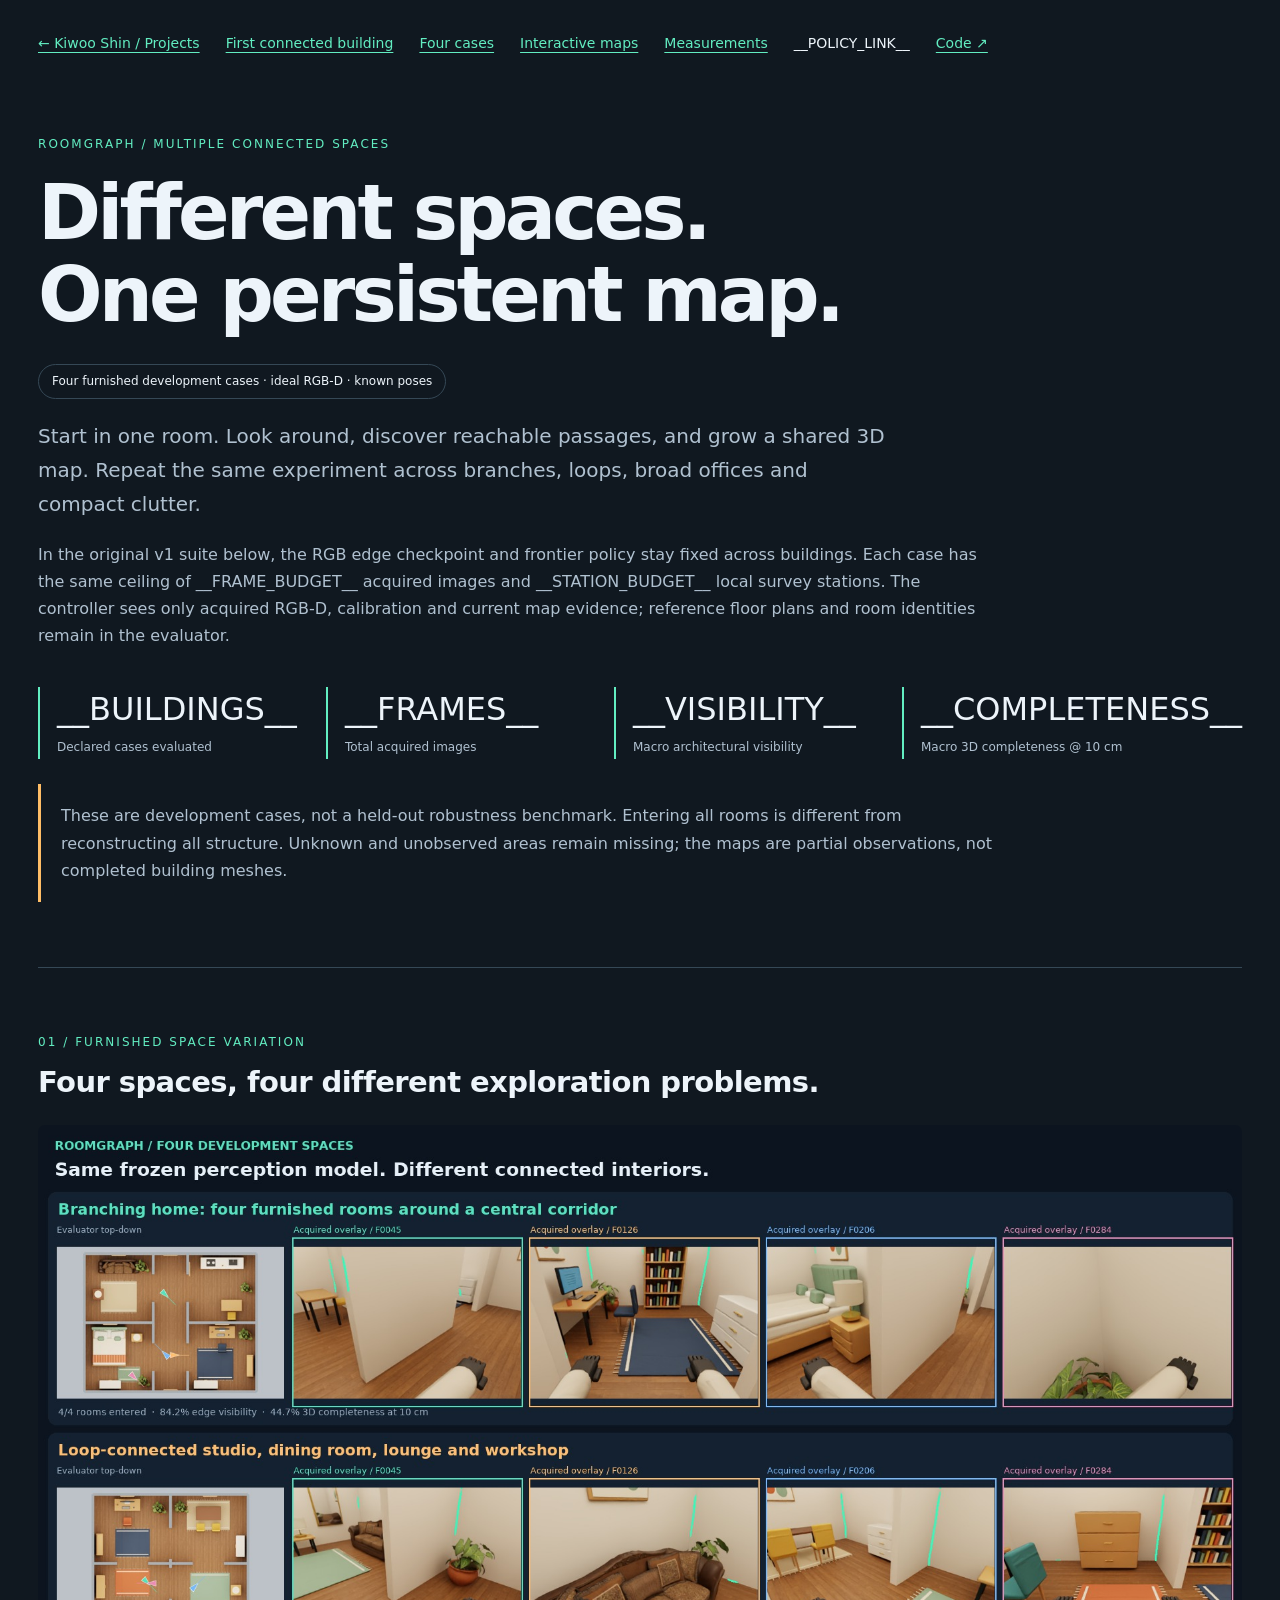
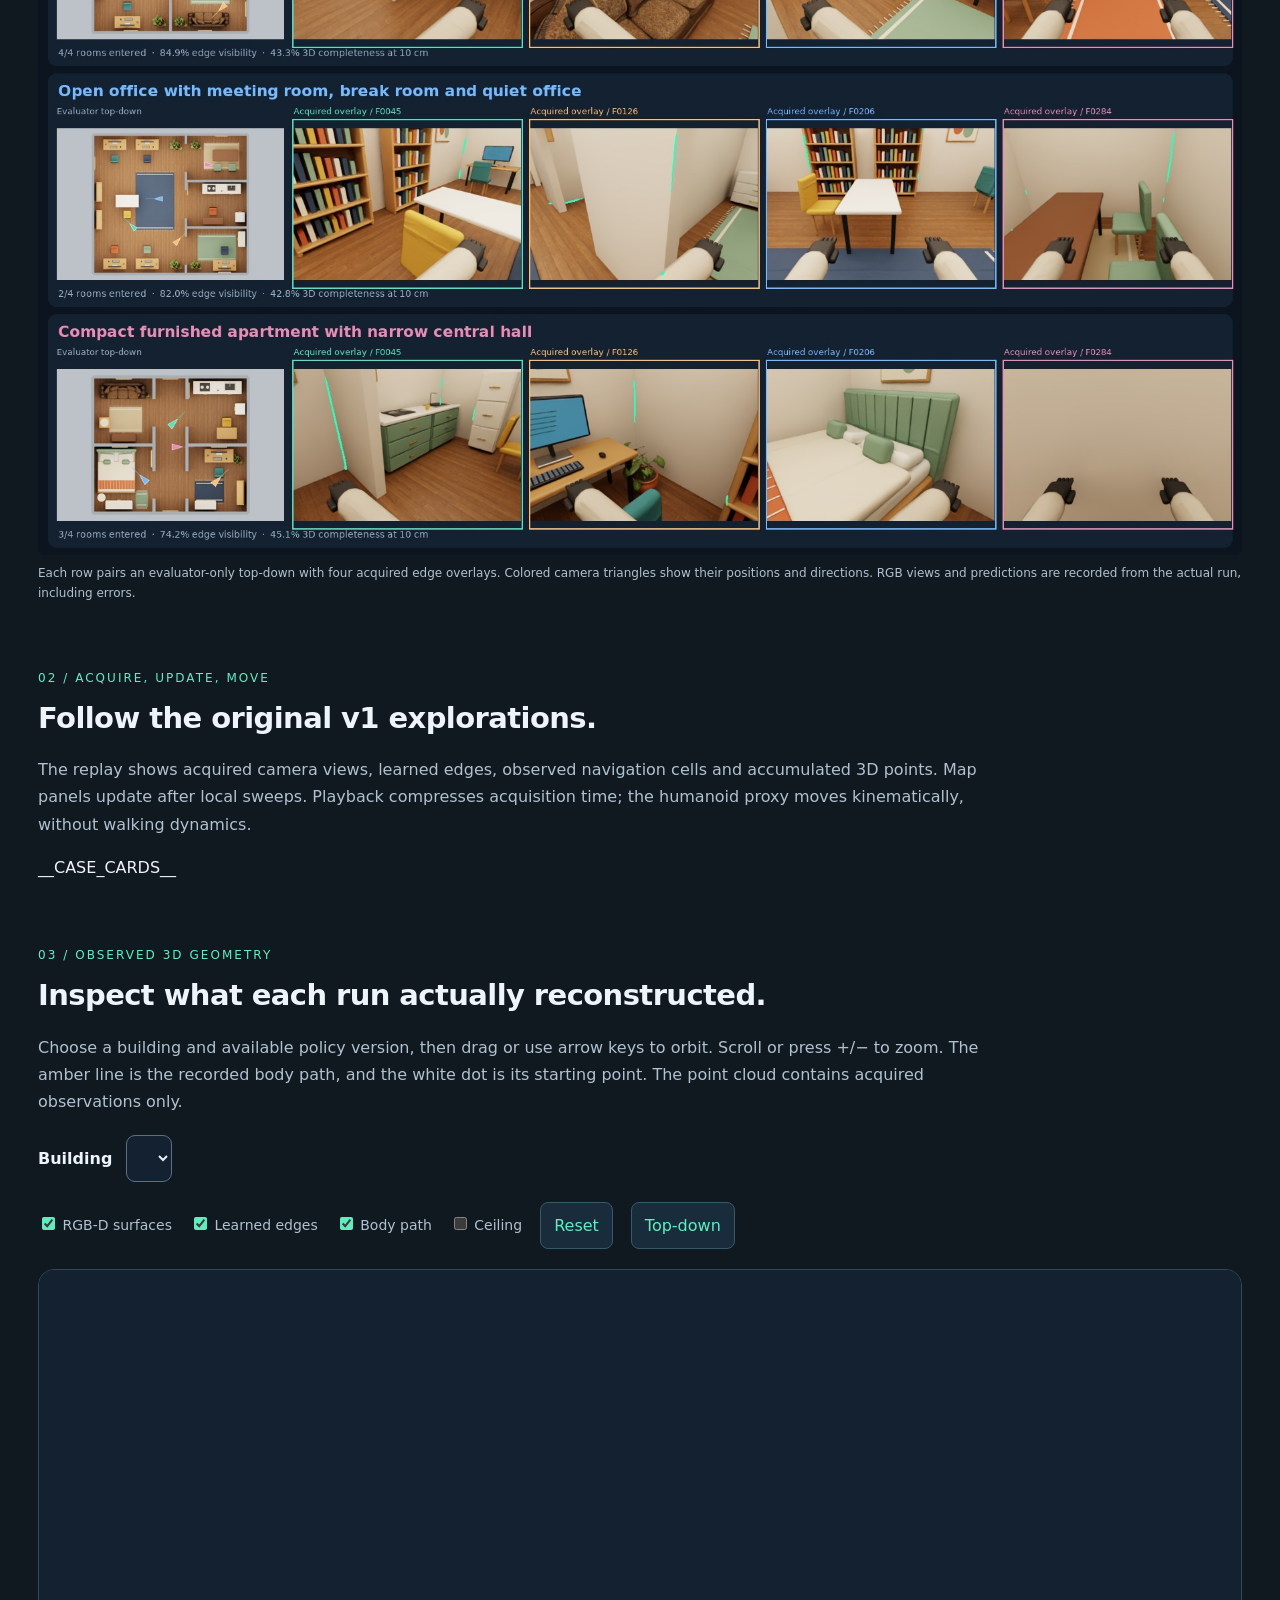
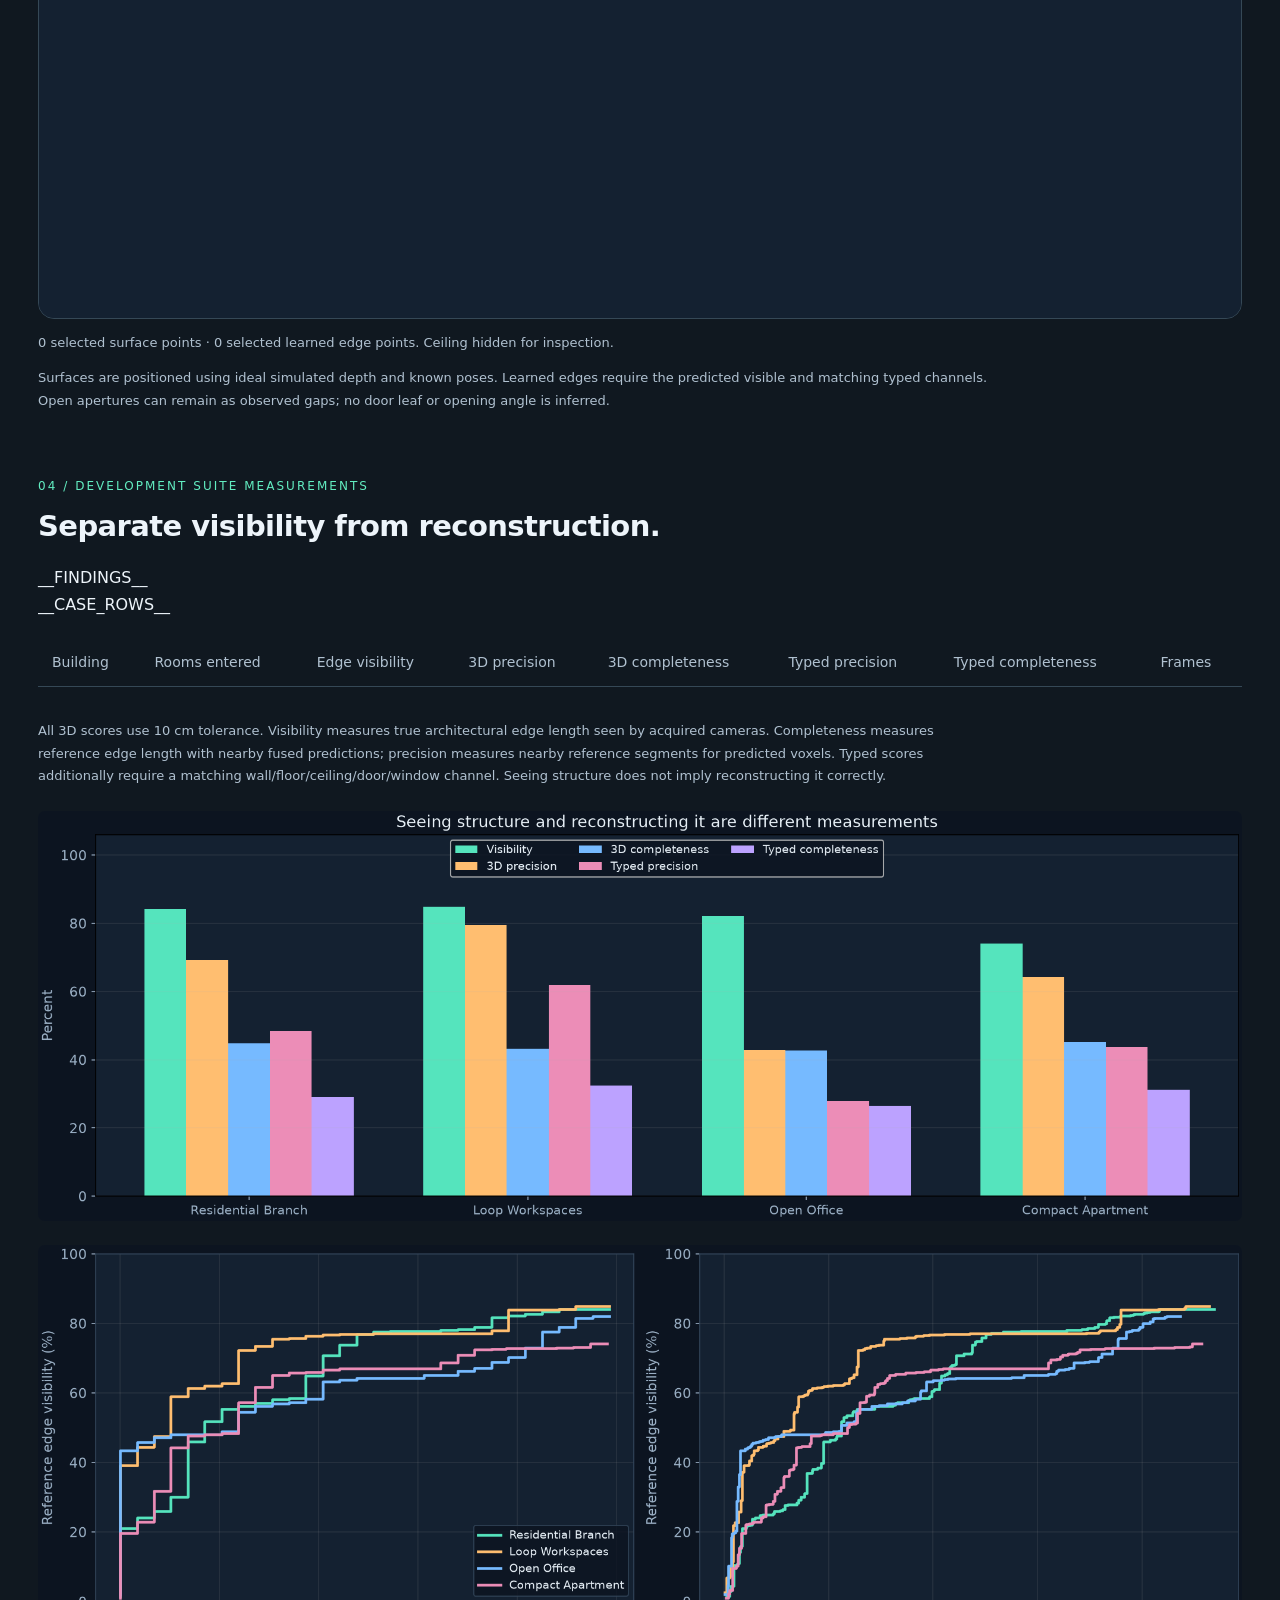
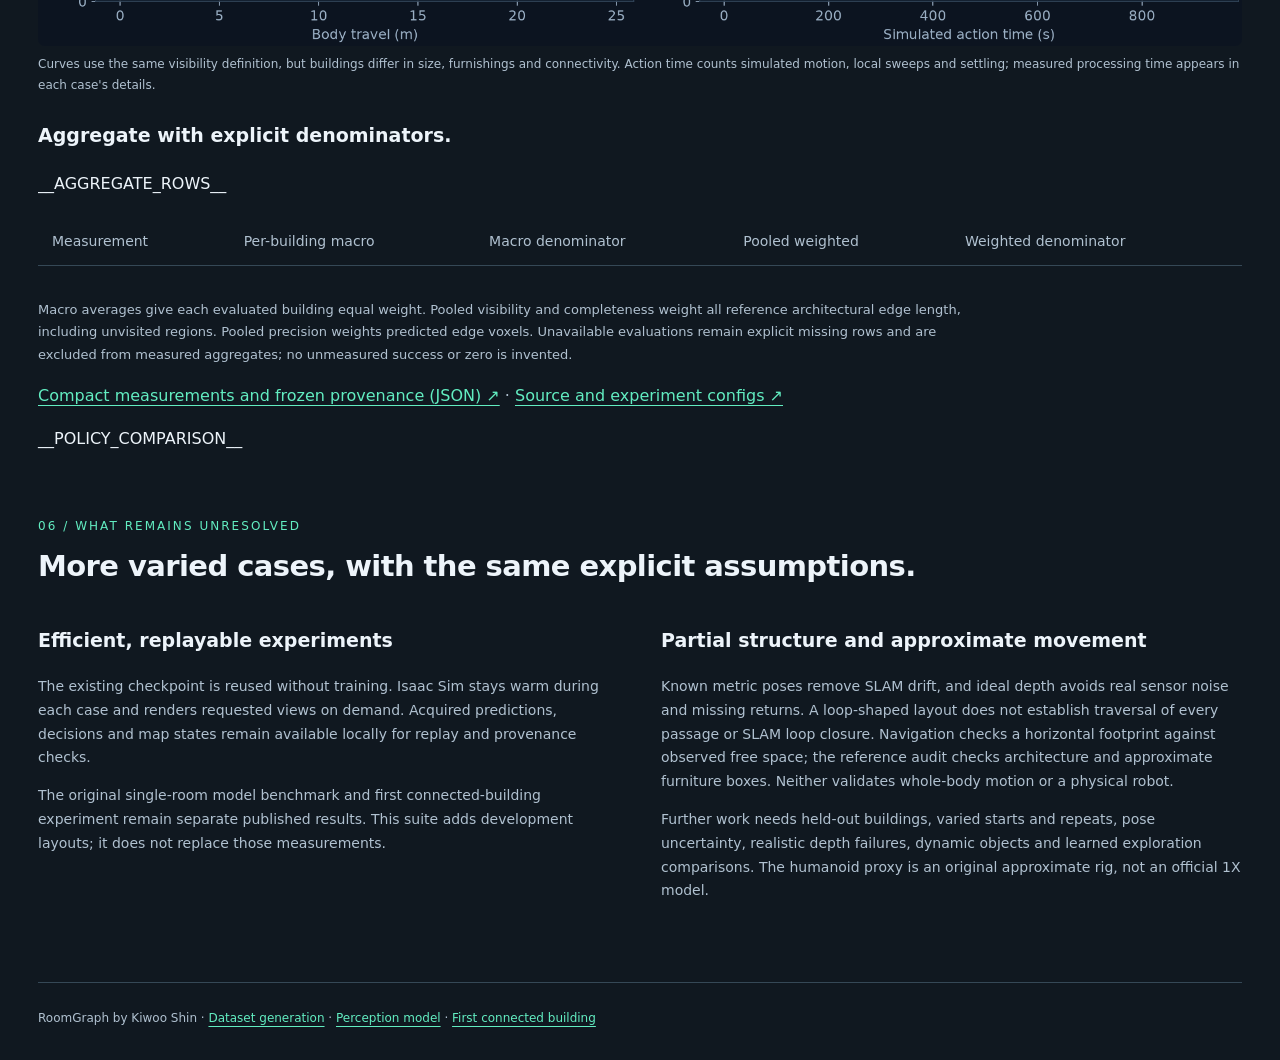
<file: roomgraph-spaces/template.html>
<!doctype html>
<html lang="en"><head><meta charset="utf-8"><meta name="viewport" content="width=device-width,initial-scale=1">
<title>RoomGraph — Multiple connected spaces | Kiwoo Shin</title><meta name="description" content="One frozen perception model explores four furnished development buildings: branching rooms, a workspace loop, open offices and a compact apartment. Measured coverage, partial 3D maps and acquired camera replays.">
<link rel="canonical" href="https://kiwooshin.github.io/roomgraph-spaces/"><meta property="og:title" content="RoomGraph — Different spaces, one persistent map"><meta property="og:image" content="https://kiwooshin.github.io/media/roomgraph-spaces/overview.jpg">
<link rel="stylesheet" href="../roomgraph-perception/style.css"><link rel="stylesheet" href="style.css"><script src="scene.js" defer></script></head>
<body><main><nav><a href="../#roomgraph-spaces">← Kiwoo Shin / Projects</a><a href="../roomgraph-multiroom/">First connected building</a><a href="#cases">Four cases</a><a href="#map">Interactive maps</a><a href="#results">Measurements</a>__POLICY_LINK__<a href="https://github.com/KiwooShin/roomgraph">Code ↗</a></nav>
<header class="hero"><p class="eyebrow">ROOMGRAPH / MULTIPLE CONNECTED SPACES</p><h1>Different spaces.<br>One persistent map.</h1><span class="badge">Four furnished development cases · ideal RGB-D · known poses</span>
<p class="lead">Start in one room. Look around, discover reachable passages, and grow a shared 3D map. Repeat the same experiment across branches, loops, broad offices and compact clutter.</p>
<p>In the original v1 suite below, the RGB edge checkpoint and frontier policy stay fixed across buildings. Each case has the same ceiling of __FRAME_BUDGET__ acquired images and __STATION_BUDGET__ local survey stations. The controller sees only acquired RGB-D, calibration and current map evidence; reference floor plans and room identities remain in the evaluator.</p>
<div class="stats"><div class="stat"><strong>__BUILDINGS__</strong><span>Declared cases evaluated</span></div><div class="stat"><strong>__FRAMES__</strong><span>Total acquired images</span></div><div class="stat"><strong>__VISIBILITY__</strong><span>Macro architectural visibility</span></div><div class="stat"><strong>__COMPLETENESS__</strong><span>Macro 3D completeness @ 10 cm</span></div></div>
<div class="callout"><p>These are development cases, not a held-out robustness benchmark. Entering all rooms is different from reconstructing all structure. Unknown and unobserved areas remain missing; the maps are partial observations, not completed building meshes.</p></div></header>
<section id="gallery"><p class="eyebrow">01 / FURNISHED SPACE VARIATION</p><h2>Four spaces, four different exploration problems.</h2><figure><a href="../media/roomgraph-spaces/overview.jpg"><img src="../media/roomgraph-spaces/overview.jpg" alt="Four rows each with furnished top-down camera triangles and four acquired predicted structural-edge overlays"></a><figcaption>Each row pairs an evaluator-only top-down with four acquired edge overlays. Colored camera triangles show their positions and directions. RGB views and predictions are recorded from the actual run, including errors.</figcaption></figure></section>
<section id="cases"><p class="eyebrow">02 / ACQUIRE, UPDATE, MOVE</p><h2>Follow the original v1 explorations.</h2><p>The replay shows acquired camera views, learned edges, observed navigation cells and accumulated 3D points. Map panels update after local sweeps. Playback compresses acquisition time; the humanoid proxy moves kinematically, without walking dynamics.</p><div class="cases">__CASE_CARDS__</div></section>
<section id="map"><p class="eyebrow">03 / OBSERVED 3D GEOMETRY</p><h2>Inspect what each run actually reconstructed.</h2><p>Choose a building and available policy version, then drag or use arrow keys to orbit. Scroll or press +/− to zoom. The amber line is the recorded body path, and the white dot is its starting point. The point cloud contains acquired observations only.</p>
<label class="case-select">Building <select id="case-select">__OPTIONS__</select></label><div class="toolbar"><label><input id="surfaces" type="checkbox" checked> RGB-D surfaces</label><label><input id="edges" type="checkbox" checked> Learned edges</label><label><input id="path" type="checkbox" checked> Body path</label><label><input id="ceiling" type="checkbox"> Ceiling</label><button id="reset" type="button">Reset</button><button id="top" type="button">Top-down</button></div>
<canvas id="cloud" tabindex="0" role="img" aria-label="Interactive observed RGB-D surface and structural edge map for the selected building">Download observed point data from each case above.</canvas><p id="cloud-status" class="caption" role="status">Loading observed point data…</p><p class="caption">Surfaces are positioned using ideal simulated depth and known poses. Learned edges require the predicted visible and matching typed channels. Open apertures can remain as observed gaps; no door leaf or opening angle is inferred.</p></section>
<section id="results"><p class="eyebrow">04 / DEVELOPMENT SUITE MEASUREMENTS</p><h2>Separate visibility from reconstruction.</h2>__FINDINGS__<div class="table-scroll"><table><thead><tr><th>Building</th><th>Rooms entered</th><th>Edge visibility</th><th>3D precision</th><th>3D completeness</th><th>Typed precision</th><th>Typed completeness</th><th>Frames</th></tr></thead><tbody>__CASE_ROWS__</tbody></table></div>
<p class="caption">All 3D scores use 10 cm tolerance. Visibility measures true architectural edge length seen by acquired cameras. Completeness measures reference edge length with nearby fused predictions; precision measures nearby reference segments for predicted voxels. Typed scores additionally require a matching wall/floor/ceiling/door/window channel. Seeing structure does not imply reconstructing it correctly.</p>
<figure><img src="../media/roomgraph-spaces/comparison.png" loading="lazy" alt="Per-building visibility, precision, completeness and typed reconstruction metrics"></figure><figure><img src="../media/roomgraph-spaces/coverage.png" loading="lazy" alt="Architectural edge visibility versus traveled distance and simulated action time"><figcaption>Curves use the same visibility definition, but buildings differ in size, furnishings and connectivity. Action time counts simulated motion, local sweeps and settling; measured processing time appears in each case's details.</figcaption></figure>
<h3>Aggregate with explicit denominators.</h3><div class="table-scroll"><table><thead><tr><th>Measurement</th><th>Per-building macro</th><th>Macro denominator</th><th>Pooled weighted</th><th>Weighted denominator</th></tr></thead><tbody>__AGGREGATE_ROWS__</tbody></table></div>
<p class="caption">Macro averages give each evaluated building equal weight. Pooled visibility and completeness weight all reference architectural edge length, including unvisited regions. Pooled precision weights predicted edge voxels. Unavailable evaluations remain explicit missing rows and are excluded from measured aggregates; no unmeasured success or zero is invented.</p>
<p><a href="../media/roomgraph-spaces/summary.json">Compact measurements and frozen provenance (JSON) ↗</a> · <a href="https://github.com/KiwooShin/roomgraph">Source and experiment configs ↗</a></p></section>
__POLICY_COMPARISON__
<section><p class="eyebrow">06 / WHAT REMAINS UNRESOLVED</p><h2>More varied cases, with the same explicit assumptions.</h2><div class="notes"><article><h3>Efficient, replayable experiments</h3><p>The existing checkpoint is reused without training. Isaac Sim stays warm during each case and renders requested views on demand. Acquired predictions, decisions and map states remain available locally for replay and provenance checks.</p><p>The original single-room model benchmark and first connected-building experiment remain separate published results. This suite adds development layouts; it does not replace those measurements.</p></article><article><h3>Partial structure and approximate movement</h3><p>Known metric poses remove SLAM drift, and ideal depth avoids real sensor noise and missing returns. A loop-shaped layout does not establish traversal of every passage or SLAM loop closure. Navigation checks a horizontal footprint against observed free space; the reference audit checks architecture and approximate furniture boxes. Neither validates whole-body motion or a physical robot.</p><p>Further work needs held-out buildings, varied starts and repeats, pose uncertainty, realistic depth failures, dynamic objects and learned exploration comparisons. The humanoid proxy is an original approximate rig, not an official 1X model.</p></article></div></section>
<footer>RoomGraph by Kiwoo Shin · <a href="../roomgraph/">Dataset generation</a> · <a href="../roomgraph-perception/">Perception model</a> · <a href="../roomgraph-multiroom/">First connected building</a></footer></main></body></html>
</file>
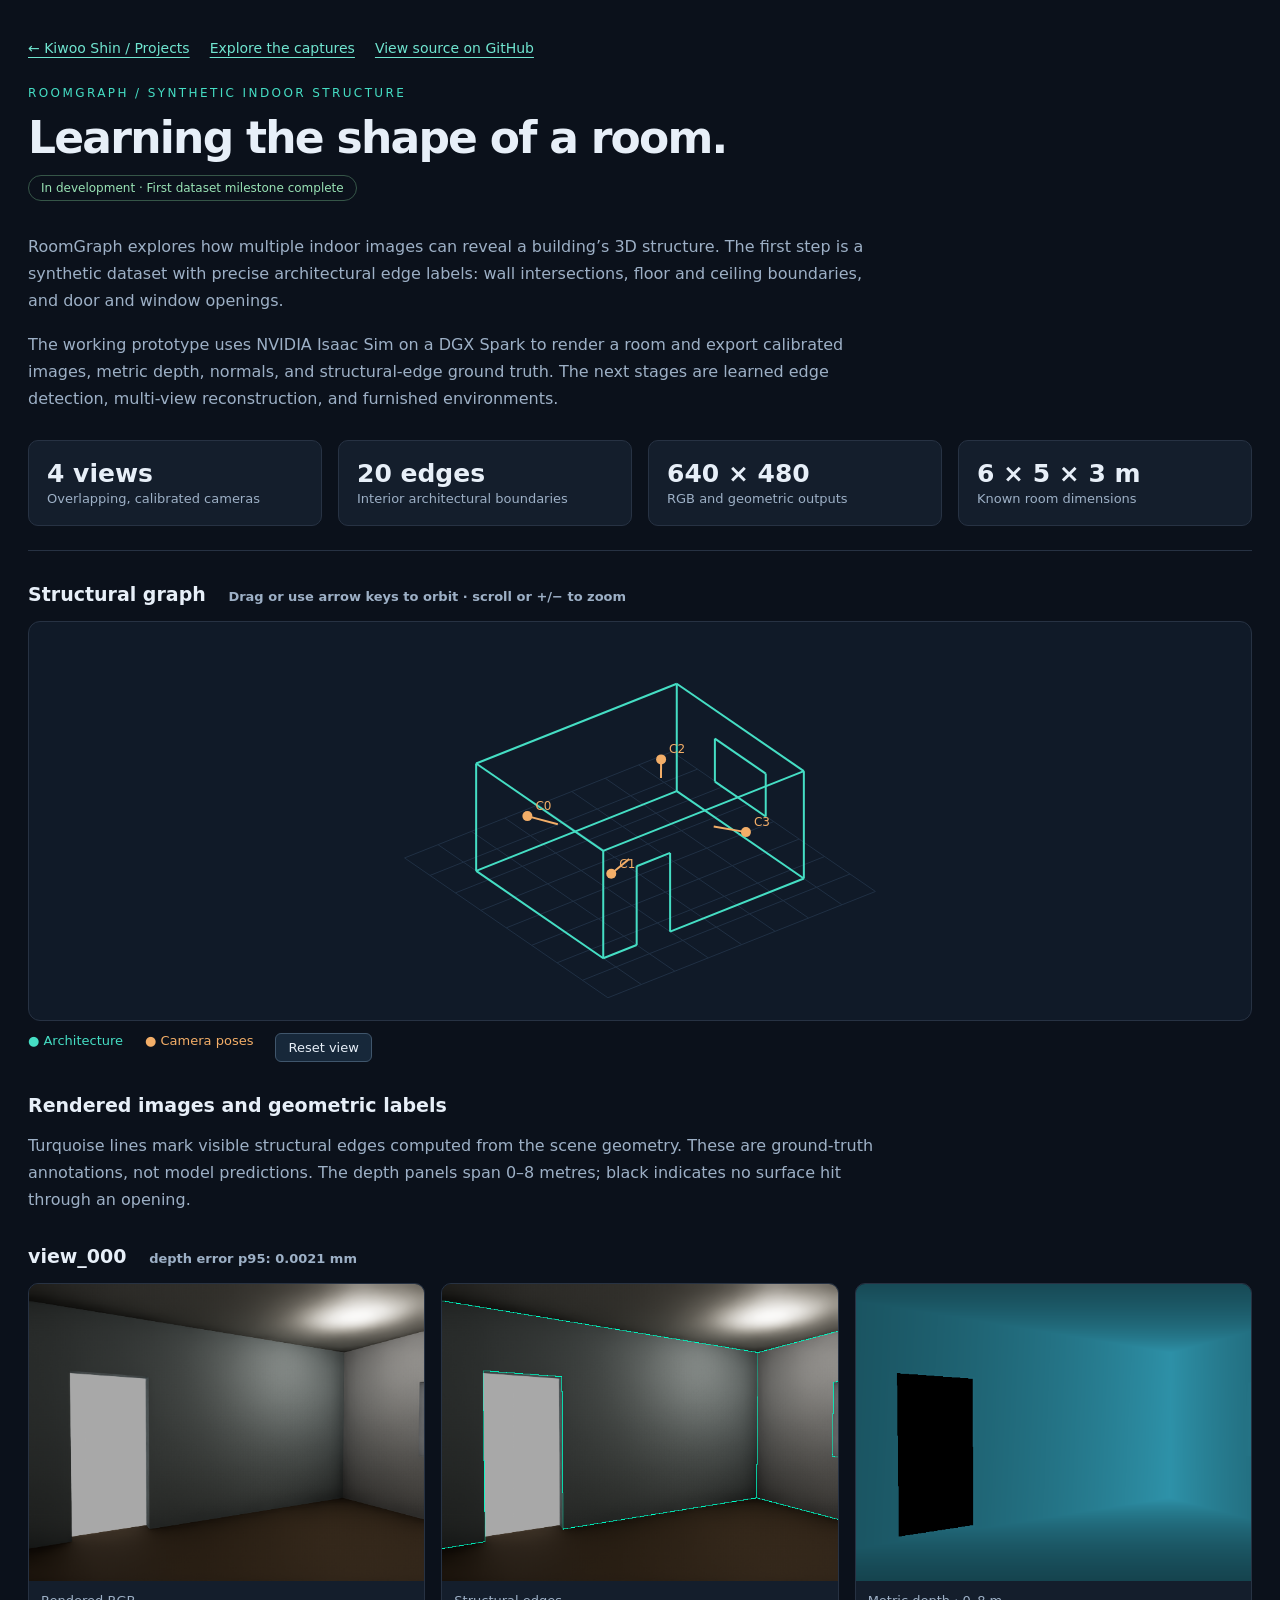
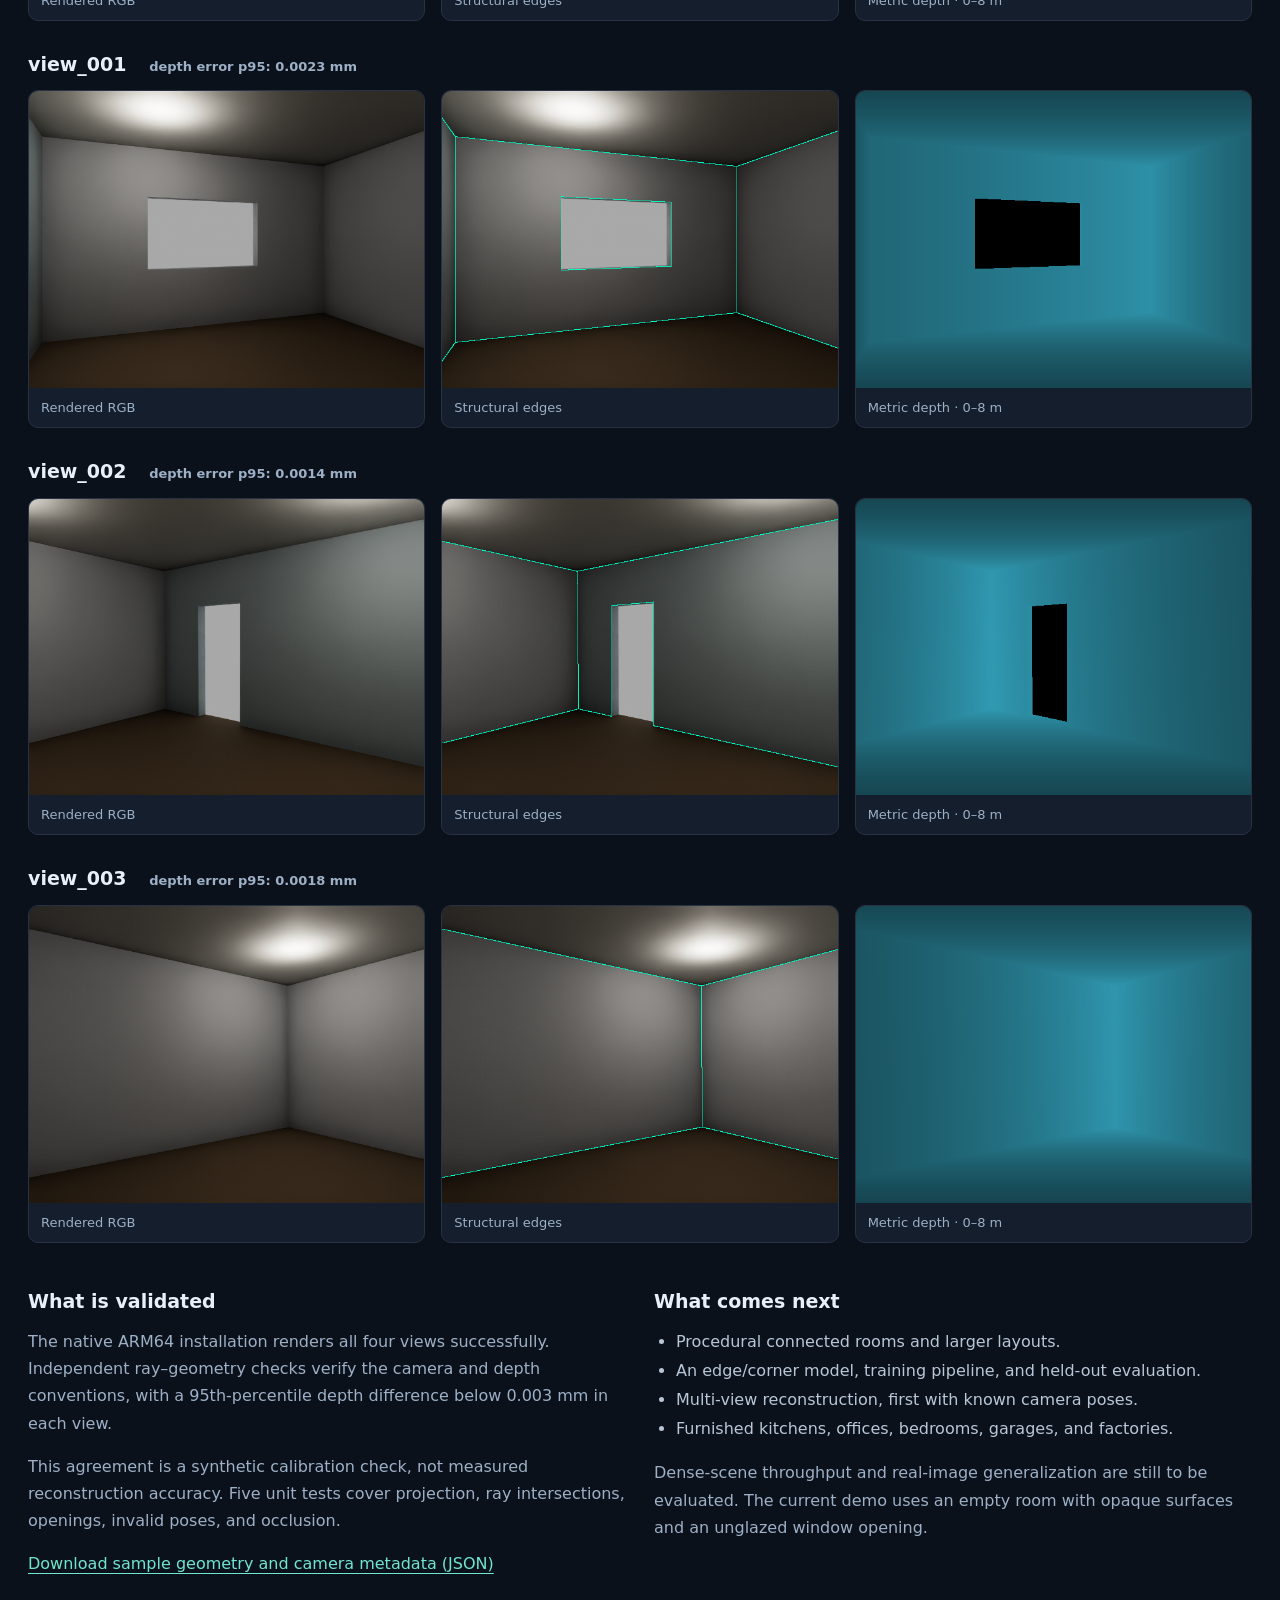
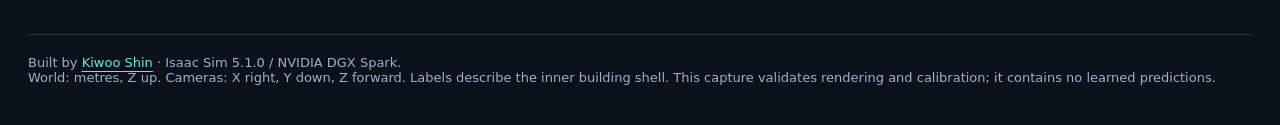
<file: roomgraph/empty-room.html>
<!doctype html>
<html lang="en">
<meta charset="utf-8">
<meta name="viewport" content="width=device-width, initial-scale=1">
<title>RoomGraph — Synthetic Indoor Structure | Kiwoo Shin</title>
<meta name="description" content="RoomGraph: calibrated indoor images and structural-edge ground truth generated with Isaac Sim on NVIDIA DGX Spark. Explore the first room capture and its 3D structural graph.">
<link rel="canonical" href="https://kiwooshin.github.io/roomgraph/">
<meta property="og:title" content="RoomGraph — Synthetic Indoor Structure">
<meta property="og:description" content="From rendered rooms to structural-edge ground truth. An Isaac Sim project by Kiwoo Shin.">
<meta property="og:image" content="https://kiwooshin.github.io/media/roomgraph/view_000_overlay.png">
<meta property="og:url" content="https://kiwooshin.github.io/roomgraph/">
<meta property="og:type" content="website">
<style>
*{box-sizing:border-box}body{margin:0;background:#0b111b;color:#e7eff8;font:16px system-ui,sans-serif}
main{max-width:1440px;margin:auto;padding:40px 28px}header{border-bottom:1px solid #273243;padding-bottom:24px}
.eyebrow{color:#45dec4;font-size:12px;letter-spacing:.2em}h1{font-size:44px;letter-spacing:-.04em;margin:12px 0}
p,small,figcaption{color:#9db0c6}p{max-width:850px;line-height:1.7}h2{font-size:19px;font-weight:550}
small{font-size:13px;margin-left:16px}section{margin-top:32px}.grid{display:grid;grid-template-columns:repeat(3,1fr);gap:16px}
figure{margin:0;background:#141e2c;border:1px solid #273243;border-radius:10px;overflow:hidden}
img{width:100%;height:auto;display:block}figcaption{padding:12px;font-size:13px}
canvas{display:block;width:100%;height:400px;background:#101a28;border:1px solid #273243;border-radius:12px;touch-action:none}
.legend{display:flex;gap:22px;margin:12px 0;font-size:13px}.legend span:first-child{color:#45dec4}.legend span:nth-child(2){color:#f3ae68}
footer{margin-top:40px;border-top:1px solid #273243;padding-top:20px;color:#9db0c6;font-size:13px}
@media(max-width:800px){.grid{grid-template-columns:1fr}h1{font-size:32px}small{display:block;margin:6px 0}}
a{color:#70e5d0;text-underline-offset:4px}a:hover{color:#fff}
nav{display:flex;flex-wrap:wrap;gap:20px;margin-bottom:30px;font-size:14px}
.status{display:inline-block;border:1px solid #365648;color:#99e3b5;padding:5px 12px;border-radius:99px;font-size:12px;margin-bottom:16px}
.stats{display:grid;grid-template-columns:repeat(4,1fr);gap:16px;margin:28px 0 0}
.stat{padding:18px;background:#141e2c;border:1px solid #273243;border-radius:10px}
.stat strong{display:block;font-size:25px}.stat span{font-size:13px;color:#9db0c6}
.details{display:grid;grid-template-columns:1fr 1fr;gap:28px}.details p{margin-top:8px}
ul{padding-left:22px;color:#b8c7d8;line-height:1.8}button{font:inherit;background:#17283a;color:#e7eff8;border:1px solid #40566c;border-radius:6px;padding:6px 12px;cursor:pointer}
:focus-visible{outline:2px solid #70e5d0;outline-offset:5px}
@media(max-width:800px){.stats{grid-template-columns:repeat(2,1fr)}.details{grid-template-columns:1fr}main{padding:24px 16px}}
</style>
<main>
<nav aria-label="Project navigation"><a href="../#projects">← Kiwoo Shin / Projects</a><a href="#captures">Explore the captures</a><a href="https://github.com/KiwooShin/roomgraph">View source on GitHub</a></nav>
<header><div class="eyebrow">ROOMGRAPH / SYNTHETIC INDOOR STRUCTURE</div>
<h1>Learning the shape of a room.</h1>
<div class="status">In development · First dataset milestone complete</div>
<p>RoomGraph explores how multiple indoor images can reveal a building’s 3D structure.
The first step is a synthetic dataset with precise architectural edge labels: wall intersections,
floor and ceiling boundaries, and door and window openings.</p>
<p>The working prototype uses NVIDIA Isaac Sim on a DGX Spark to render a room and export
calibrated images, metric depth, normals, and structural-edge ground truth.
The next stages are learned edge detection, multi-view reconstruction, and furnished environments.</p>
<div class="stats" aria-label="Demo facts"><div class="stat"><strong>4 views</strong><span>Overlapping, calibrated cameras</span></div>
<div class="stat"><strong>20 edges</strong><span>Interior architectural boundaries</span></div>
<div class="stat"><strong>640 × 480</strong><span>RGB and geometric outputs</span></div>
<div class="stat"><strong>6 × 5 × 3 m</strong><span>Known room dimensions</span></div></div>
</header>
<section><h2>Structural graph <small>Drag or use arrow keys to orbit · scroll or +/− to zoom</small></h2>
<canvas id="scene" tabindex="0" role="img" aria-label="Interactive 3D graph of a room with a door and window, and four camera poses. Use arrow keys to orbit, plus and minus to zoom.">A rectangular room with a doorway, window opening, 20 structural edges, and four cameras.</canvas><div class="legend"><span>● Architecture</span><span>● Camera poses</span><button id="reset" type="button">Reset view</button></div></section>
<section id="captures"><h2>Rendered images and geometric labels</h2><p>Turquoise lines mark visible structural edges computed from the scene geometry. These are ground-truth annotations, not model predictions. The depth panels span 0–8 metres; black indicates no surface hit through an opening.</p></section>
<section><h2>view_000 <small>depth error p95: 0.0021 mm</small></h2><div class="grid"><figure><img src="../media/roomgraph/view_000_rgb.png" alt="Rendered room, camera 0" width="640" height="480" loading="lazy"><figcaption>Rendered RGB</figcaption></figure><figure><img src="../media/roomgraph/view_000_overlay.png" alt="Ground-truth structural edges overlaid on the room, camera 0" width="640" height="480" loading="lazy"><figcaption>Structural edges</figcaption></figure><figure><img src="../media/roomgraph/view_000_depth.png" alt="Optical-axis depth; black denotes no surface hit, camera 0" width="640" height="480" loading="lazy"><figcaption>Metric depth · 0–8 m</figcaption></figure></div></section>
<section><h2>view_001 <small>depth error p95: 0.0023 mm</small></h2><div class="grid"><figure><img src="../media/roomgraph/view_001_rgb.png" alt="Rendered room, camera 1" width="640" height="480" loading="lazy"><figcaption>Rendered RGB</figcaption></figure><figure><img src="../media/roomgraph/view_001_overlay.png" alt="Ground-truth structural edges overlaid on the room, camera 1" width="640" height="480" loading="lazy"><figcaption>Structural edges</figcaption></figure><figure><img src="../media/roomgraph/view_001_depth.png" alt="Optical-axis depth; black denotes no surface hit, camera 1" width="640" height="480" loading="lazy"><figcaption>Metric depth · 0–8 m</figcaption></figure></div></section>
<section><h2>view_002 <small>depth error p95: 0.0014 mm</small></h2><div class="grid"><figure><img src="../media/roomgraph/view_002_rgb.png" alt="Rendered room, camera 2" width="640" height="480" loading="lazy"><figcaption>Rendered RGB</figcaption></figure><figure><img src="../media/roomgraph/view_002_overlay.png" alt="Ground-truth structural edges overlaid on the room, camera 2" width="640" height="480" loading="lazy"><figcaption>Structural edges</figcaption></figure><figure><img src="../media/roomgraph/view_002_depth.png" alt="Optical-axis depth; black denotes no surface hit, camera 2" width="640" height="480" loading="lazy"><figcaption>Metric depth · 0–8 m</figcaption></figure></div></section>
<section><h2>view_003 <small>depth error p95: 0.0018 mm</small></h2><div class="grid"><figure><img src="../media/roomgraph/view_003_rgb.png" alt="Rendered room, camera 3" width="640" height="480" loading="lazy"><figcaption>Rendered RGB</figcaption></figure><figure><img src="../media/roomgraph/view_003_overlay.png" alt="Ground-truth structural edges overlaid on the room, camera 3" width="640" height="480" loading="lazy"><figcaption>Structural edges</figcaption></figure><figure><img src="../media/roomgraph/view_003_depth.png" alt="Optical-axis depth; black denotes no surface hit, camera 3" width="640" height="480" loading="lazy"><figcaption>Metric depth · 0–8 m</figcaption></figure></div></section>
<section class="details"><div><h2>What is validated</h2><p>The native ARM64 installation renders all four views successfully. Independent ray–geometry checks verify the camera and depth conventions, with a 95th-percentile depth difference below 0.003 mm in each view.</p><p>This agreement is a synthetic calibration check, not measured reconstruction accuracy. Five unit tests cover projection, ray intersections, openings, invalid poses, and occlusion.</p><p><a href="../media/roomgraph/manifest.json">Download sample geometry and camera metadata (JSON)</a></p></div>
<div><h2>What comes next</h2><ul><li>Procedural connected rooms and larger layouts.</li><li>An edge/corner model, training pipeline, and held-out evaluation.</li><li>Multi-view reconstruction, first with known camera poses.</li><li>Furnished kitchens, offices, bedrooms, garages, and factories.</li></ul><p>Dense-scene throughput and real-image generalization are still to be evaluated. The current demo uses an empty room with opaque surfaces and an unglazed window opening.</p></div></section>
<footer>Built by <a href="../">Kiwoo Shin</a> · Isaac Sim 5.1.0 / NVIDIA DGX Spark.<br>World: metres, Z up. Cameras: X right, Y down, Z forward. Labels describe the inner building shell.
This capture validates rendering and calibration; it contains no learned predictions.</footer>
</main>
<script>
const scene={"schema_version": "0.1", "world_axes": "right-handed, Z up", "units": "metres", "boxes": [{"name": "floor", "lower": [-3.2, -2.7, -0.2], "upper": [3.2, 2.7, 0], "color": [0.28, 0.2, 0.13]}, {"name": "ceiling", "lower": [-3.2, -2.7, 3], "upper": [3.2, 2.7, 3.2], "color": [0.85, 0.85, 0.82]}, {"name": "west_wall", "lower": [-3.2, -2.5, 0], "upper": [-3, 2.5, 3], "color": [0.72, 0.75, 0.78]}, {"name": "south_wall", "lower": [-3, -2.7, 0], "upper": [3, -2.5, 3], "color": [0.72, 0.75, 0.78]}, {"name": "door_left", "lower": [-3, 2.5, 0], "upper": [-2, 2.7, 3], "color": [0.56, 0.65, 0.69]}, {"name": "door_right", "lower": [-1, 2.5, 0], "upper": [3, 2.7, 3], "color": [0.56, 0.65, 0.69]}, {"name": "door_header", "lower": [-2, 2.5, 2.2], "upper": [-1, 2.7, 3], "color": [0.56, 0.65, 0.69]}, {"name": "window_south", "lower": [3, -2.5, 0], "upper": [3.2, -1, 3], "color": [0.72, 0.75, 0.78]}, {"name": "window_north", "lower": [3, 1, 0], "upper": [3.2, 2.5, 3], "color": [0.72, 0.75, 0.78]}, {"name": "window_sill", "lower": [3, -1, 0], "upper": [3.2, 1, 1], "color": [0.72, 0.75, 0.78]}, {"name": "window_header", "lower": [3, -1, 2.2], "upper": [3.2, 1, 3], "color": [0.72, 0.75, 0.78]}], "edges": [{"name": "corner_0", "start": [-3, -2.5, 0], "end": [-3, -2.5, 3], "kind": "wall_wall"}, {"name": "top_0", "start": [-3, -2.5, 3], "end": [3, -2.5, 3], "kind": "wall_ceiling"}, {"name": "bottom_0", "start": [-3, -2.5, 0], "end": [3, -2.5, 0], "kind": "wall_floor"}, {"name": "corner_1", "start": [3, -2.5, 0], "end": [3, -2.5, 3], "kind": "wall_wall"}, {"name": "top_1", "start": [3, -2.5, 3], "end": [3, 2.5, 3], "kind": "wall_ceiling"}, {"name": "bottom_1", "start": [3, -2.5, 0], "end": [3, 2.5, 0], "kind": "wall_floor"}, {"name": "corner_2", "start": [3, 2.5, 0], "end": [3, 2.5, 3], "kind": "wall_wall"}, {"name": "top_2", "start": [3, 2.5, 3], "end": [-3, 2.5, 3], "kind": "wall_ceiling"}, {"name": "corner_3", "start": [-3, 2.5, 0], "end": [-3, 2.5, 3], "kind": "wall_wall"}, {"name": "top_3", "start": [-3, 2.5, 3], "end": [-3, -2.5, 3], "kind": "wall_ceiling"}, {"name": "bottom_3", "start": [-3, 2.5, 0], "end": [-3, -2.5, 0], "kind": "wall_floor"}, {"name": "bottom_door_left", "start": [-3, 2.5, 0], "end": [-2, 2.5, 0], "kind": "wall_floor"}, {"name": "bottom_door_right", "start": [-1, 2.5, 0], "end": [3, 2.5, 0], "kind": "wall_floor"}, {"name": "door_left", "start": [-2, 2.5, 0], "end": [-2, 2.5, 2.2], "kind": "door"}, {"name": "door_top", "start": [-2, 2.5, 2.2], "end": [-1, 2.5, 2.2], "kind": "door"}, {"name": "door_right", "start": [-1, 2.5, 2.2], "end": [-1, 2.5, 0], "kind": "door"}, {"name": "window_0", "start": [3, -1, 1], "end": [3, 1, 1], "kind": "window"}, {"name": "window_1", "start": [3, 1, 1], "end": [3, 1, 2.2], "kind": "window"}, {"name": "window_2", "start": [3, 1, 2.2], "end": [3, -1, 2.2], "kind": "window"}, {"name": "window_3", "start": [3, -1, 2.2], "end": [3, -1, 1], "kind": "window"}], "renderer": "Isaac Sim 5.1.0", "views": [{"id": "view_000", "width": 640, "height": 480, "intrinsics": [[480.0, 0.0, 320.0], [0.0, 480.0, 240.0], [0.0, 0.0, 1.0]], "camera_to_world": [[0.8849182223819824, -0.010843047294563823, 0.46562019717971875, -2.0], [-0.4657464328326223, -0.020601789859671264, 0.8846783746414656, -1.8], [0.0, -0.9997289605587834, -0.02328100985898596, 1.5], [0.0, 0.0, 0.0, 1.0]], "camera_axes": "X right, Y down, Z forward", "pixel_coordinates": "top-left boundary origin; centers at i+0.5,j+0.5", "depth_convention": "optical-axis depth in metres", "depth_p95_absolute_error_m": 2.130069649552979e-06, "depth_checked_pixels": 832, "depth_valid_fraction": 1.0, "capture_seconds": 49.317120865918696, "visible_edge_pixels": 2399}, {"id": "view_001", "width": 640, "height": 480, "intrinsics": [[480.0, 0.0, 320.0], [0.0, 480.0, 240.0], [0.0, 0.0, 1.0]], "camera_to_world": [[-0.3511234415883917, 0.0, 0.9363291775690445, -2.0], [-0.9363291775690445, -0.0, -0.3511234415883917, 1.5], [0.0, -1.0, 0.0, 1.5], [0.0, 0.0, 0.0, 1.0]], "camera_axes": "X right, Y down, Z forward", "pixel_coordinates": "top-left boundary origin; centers at i+0.5,j+0.5", "depth_convention": "optical-axis depth in metres", "depth_p95_absolute_error_m": 2.3053307005582724e-06, "depth_checked_pixels": 876, "depth_valid_fraction": 1.0, "capture_seconds": 1.3582919021137059, "visible_edge_pixels": 2697}, {"id": "view_002", "width": 640, "height": 480, "intrinsics": [[480.0, 0.0, 320.0], [0.0, 480.0, 240.0], [0.0, 0.0, 1.0]], "camera_to_world": [[0.7933093260902778, 0.022448984786197293, -0.608404763475976, 2.0], [0.6088187851390504, -0.029251707448681323, 0.7927698433171808, -1.8], [-0.0, -0.9993199591189028, -0.036873015968241, 1.6], [0.0, 0.0, 0.0, 1.0]], "camera_axes": "X right, Y down, Z forward", "pixel_coordinates": "top-left boundary origin; centers at i+0.5,j+0.5", "depth_convention": "optical-axis depth in metres", "depth_p95_absolute_error_m": 1.3636999780519687e-06, "depth_checked_pixels": 903, "depth_valid_fraction": 1.0, "capture_seconds": 1.3941692621447146, "visible_edge_pixels": 2150}, {"id": "view_003", "width": 640, "height": 480, "intrinsics": [[480.0, 0.0, 320.0], [0.0, 480.0, 240.0], [0.0, 0.0, 1.0]], "camera_to_world": [[-0.8050558373533679, -0.012564505588854618, -0.5930659591837784, 1.8], [0.5931990380498501, -0.01705182901344555, -0.8048752303208421, 1.8], [0.0, -0.9997756589988593, 0.02118092711370639, 1.4], [0.0, 0.0, 0.0, 1.0]], "camera_axes": "X right, Y down, Z forward", "pixel_coordinates": "top-left boundary origin; centers at i+0.5,j+0.5", "depth_convention": "optical-axis depth in metres", "depth_p95_absolute_error_m": 1.7960816116602274e-06, "depth_checked_pixels": 936, "depth_valid_fraction": 1.0, "capture_seconds": 1.4011511323042214, "visible_edge_pixels": 1776}]};
const canvas=document.getElementById('scene'),ctx=canvas.getContext('2d');
let yaw=-.65,pitch=.55,zoom=42,drag=null;
function draw(){
 const dpr=window.devicePixelRatio||1,w=canvas.clientWidth,h=canvas.clientHeight;
 canvas.width=w*dpr;canvas.height=h*dpr;ctx.scale(dpr,dpr);ctx.clearRect(0,0,w,h);
 function project(p){const x=p[0],y=p[1],z=p[2]-1.5;
  const u=Math.cos(yaw)*x-Math.sin(yaw)*y,v=Math.sin(yaw)*x+Math.cos(yaw)*y;
  return [w/2+zoom*u,h/2-zoom*(Math.cos(pitch)*z-Math.sin(pitch)*v)];}
 function line(a,b,color,width=1){a=project(a);b=project(b);ctx.strokeStyle=color;ctx.lineWidth=width;
  ctx.beginPath();ctx.moveTo(...a);ctx.lineTo(...b);ctx.stroke();}
 for(let i=-4;i<=4;i++){line([i,-4,0],[i,4,0],'#203044');line([-4,i,0],[4,i,0],'#203044');}
 for(const edge of scene.edges)line(edge.start,edge.end,'#45dec4',2);
 scene.views.forEach((v,i)=>{const m=v.camera_to_world,p=m.slice(0,3).map(r=>r[3]),q=project(p);
  const end=p.map((x,j)=>x+m[j][2]*.8);line(p,end,'#f3ae68',2);
  ctx.fillStyle='#f3ae68';ctx.beginPath();ctx.arc(q[0],q[1],5,0,2*Math.PI);ctx.fill();
  ctx.font='12px system-ui';ctx.fillText('C'+i,q[0]+8,q[1]-6);});
}
canvas.onpointerdown=e=>{drag=[e.clientX,e.clientY];canvas.setPointerCapture(e.pointerId)};
canvas.onpointermove=e=>{if(!drag)return;yaw+=(e.clientX-drag[0])*.008;
 pitch=Math.max(-1.4,Math.min(1.4,pitch+(e.clientY-drag[1])*.008));drag=[e.clientX,e.clientY];draw()};
canvas.onpointerup=()=>drag=null;canvas.onpointercancel=()=>drag=null;
canvas.addEventListener('wheel',e=>{e.preventDefault();zoom=Math.max(15,Math.min(100,zoom*Math.exp(-e.deltaY*.001)));draw()},{passive:false});
canvas.addEventListener('keydown',e=>{let handled=true;
 if(e.key==='ArrowLeft')yaw-=.1;else if(e.key==='ArrowRight')yaw+=.1;
 else if(e.key==='ArrowUp')pitch=Math.min(1.4,pitch+.1);else if(e.key==='ArrowDown')pitch=Math.max(-1.4,pitch-.1);
 else if(e.key==='+'||e.key==='=')zoom=Math.min(100,zoom*1.1);else if(e.key==='-')zoom=Math.max(15,zoom/1.1);else handled=false;
 if(handled){e.preventDefault();draw();}});
 document.getElementById('reset').onclick=()=>{yaw=-.65;pitch=.55;zoom=42;draw();};
 window.addEventListener('resize',draw);draw();
</script>
</html>
</file>
<file: calibration-lab/style.css>
:root{font-family:Inter,"Segoe UI",Arial,sans-serif;color-scheme:dark;--bg:#101722;--panel:#152131;--line:#2b3b4f;--ink:#e7edf7;--muted:#94a9c1;--green:#70e1bd;--amber:#ffc27f;--pink:#ff91aa;--blue:#8fbfe8}*{box-sizing:border-box}body{margin:0;background:var(--bg);color:var(--ink);font-size:14px}button,input,select{font:inherit}button,a{touch-action:manipulation}button{cursor:pointer}button:disabled{cursor:default;opacity:.45}button:focus-visible,a:focus-visible,input:focus-visible,select:focus-visible,summary:focus-visible{outline:2px solid var(--green);outline-offset:4px}a{color:var(--green);text-decoration:none}[hidden]{display:none!important}.topbar{height:76px;border-bottom:1px solid var(--line);display:flex;align-items:center;justify-content:space-between;gap:18px;padding:0 42px}.brand{color:var(--ink);font-size:18px;font-weight:650;letter-spacing:-.4px;display:flex;align-items:center;gap:9px}.brand-icon{color:var(--green);font-size:30px;margin-right:3px}.brand-light{color:var(--muted);font-size:12px;font-weight:400;margin-left:5px;letter-spacing:0}.top-actions{display:flex;align-items:center;gap:12px}.pill{font-family:monospace;font-size:9px;letter-spacing:1px;border:1px solid #3e5c5a;border-radius:4px;padding:6px 8px;color:#a6d8c9;background:#20322f66;white-space:nowrap}.quiet{padding:9px 12px;border:1px solid #3a4b61;border-radius:5px;background:none;color:#c4d3e6;font-size:11px}.quiet:hover{border-color:var(--green)}main{max-width:1520px;margin:auto;padding:0 42px}.intro{display:flex;justify-content:space-between;gap:30px;padding:39px 0 28px}.eyebrow{font-size:10px;letter-spacing:1.5px;color:var(--green);font-weight:600}h1{font-weight:550;font-size:43px;line-height:1.14;letter-spacing:-1.7px;margin:14px 0 17px}h1 span{color:var(--green)}.intro>div>p{color:var(--muted);font-size:13px;line-height:1.8;margin:0}.question-card{border-left:2px solid #47746a;padding:8px 0 8px 23px;align-self:center;min-width:300px}.question-card>span{font-size:9px;letter-spacing:1.5px;color:#87a3bd}.question-card p{font-size:14px!important;line-height:1.9!important;color:#d4e0ee!important;margin:13px 0!important}.question-card strong{font-weight:500;color:var(--green)}.question-card>div{display:flex;align-items:center;font-size:9px;color:var(--muted);gap:5px}.dot{width:6px;height:6px;display:inline-block;border-radius:50%;flex-shrink:0;margin-right:4px}.green{background:var(--green)}.amber{background:var(--amber);margin-left:12px}.pink{background:var(--pink)}.amber-text{color:var(--amber)}.pipeline{display:grid;grid-template-columns:repeat(4,minmax(0,1fr));gap:10px}.step{display:flex;align-items:center;gap:12px;text-align:left;background:#15212f;border:1px solid #2d3c50;color:var(--ink);border-radius:7px;padding:18px 16px;min-height:78px}.step:hover{border-color:#678577}.step.active{background:#1b3431;border-color:#5e9b88}.step-number{font-family:monospace;color:#7992aa;font-size:12px}.step.active .step-number{color:var(--green)}.step b{font-size:14px;font-weight:550}.step small{display:block;font-size:10px;margin-top:6px;color:var(--muted)}.step-arrow{margin-left:auto;color:#658278}#status:empty{display:none}#status{margin-top:20px;padding:12px 16px;border:1px solid #63543e;color:var(--amber);background:#2d2922;border-radius:5px;font-size:12px}.stage-explanation{display:flex;justify-content:space-between;align-items:center;gap:25px;margin:28px 0 21px}.stage-explanation h2{font-size:23px;font-weight:500;letter-spacing:-.6px;margin:8px 0}.stage-explanation p{font-size:12px;line-height:1.8;color:var(--muted);margin:0;max-width:950px}.primary{border:1px solid var(--green);background:var(--green);color:#123229;font-size:12px;font-weight:600;border-radius:5px;padding:12px 15px;white-space:nowrap}.primary:hover{background:#95edd0}.metrics{display:grid;grid-template-columns:repeat(4,minmax(0,1fr));gap:12px;margin-bottom:18px}.metric{padding:17px 18px;background:linear-gradient(120deg,#1b2a3b,#152131);border:1px solid var(--line);border-radius:7px}.metric-label{font-size:9px;text-transform:uppercase;letter-spacing:1.2px;color:var(--muted)}.metric-value{font-size:28px;font-weight:500;letter-spacing:-.8px;margin:10px 0 7px}.metric-value em{font-size:11px;font-style:normal;letter-spacing:0;color:var(--muted);margin-left:5px}.metric-note{font-size:10px;color:var(--muted);line-height:1.4}.metric.highlight .metric-value{color:var(--green)}.view-grid{display:grid;grid-template-columns:1.12fr 1fr;gap:16px}.panel{background:var(--panel);border:1px solid var(--line);border-radius:7px;overflow:hidden;min-width:0}.panel-header{display:flex;align-items:center;justify-content:space-between;gap:15px;height:47px;padding:0 18px;border-bottom:1px solid var(--line)}.panel-header h3{font-weight:500;font-size:12px;margin:0}.panel-header>div{display:flex;align-items:center;gap:14px}.micro{font-size:8px;letter-spacing:1px;color:#8ca6bf}.icon-button{font-size:20px;padding:0 3px;color:#b3cce3;background:transparent;border:0}.robot-panel{display:flex;flex-direction:column}#robot-view{position:relative;min-height:360px;flex:1;background:radial-gradient(ellipse at 45% 50%,#26364a,#101d2c);overflow:hidden}#robot-view canvas{display:block;width:100%;height:100%;touch-action:none}.scene-overlay{position:absolute;top:18px;left:18px;pointer-events:none;max-width:80%}.scene-overlay>span{font-family:monospace;font-size:9px;letter-spacing:1px;color:#b9d7e5}.scene-overlay small{display:block;font-size:9px;color:#7e9cb7;margin-top:7px}.orbit-note{position:absolute;bottom:15px;right:16px;font-size:8px;color:#809ab4;letter-spacing:.8px;pointer-events:none}#webgl-error{position:absolute;inset:55px 20px 30px;background:#2e2b23;color:var(--amber);font-size:12px;line-height:1.7;padding:20px}.panel-footer{display:flex;align-items:center;gap:16px;font-size:9px;color:#a5bed2;padding:13px 18px;border-top:1px solid var(--line);flex-wrap:wrap}.panel-footer>span{display:flex;align-items:center}.panel-footer .amber{margin-left:0}.camera-panel{display:flex;flex-direction:column}#camera-view{flex:1;display:flex;align-items:center;background:#101e2b;min-height:285px}#camera-view svg{display:block;width:100%;height:auto;max-height:430px}.camera-disclaimer{font-size:9px;line-height:1.6;color:#87a0b9;padding:0 18px 12px;margin:0}.scrubbers{display:grid;grid-template-columns:1fr 1fr;gap:16px;margin-top:14px}.scrubber{padding:15px 18px;background:#182637;border:1px solid var(--line);border-radius:6px}.scrubber-top{display:flex;align-items:center;gap:10px;margin-bottom:15px}.scrubber-top label{font-size:11px;color:#d4dfed}.scrubber output{margin-left:auto;font-family:monospace;font-size:10px;color:var(--green)}.scrubber p{font-size:9px;color:#8da6bf;margin:10px 0 0;line-height:1.6}.scrubber .pill{font-size:8px;padding:4px 6px}.scrubber button{font-size:9px;color:var(--green);border:1px solid #46685f;border-radius:4px;padding:4px 7px;background:#203d35}input[type=range]{width:100%;accent-color:var(--green);height:4px;cursor:pointer}.evidence-grid{display:grid;grid-template-columns:.85fr 1fr;gap:16px;margin-top:22px}.inspector-controls{padding:15px 18px 0;display:flex;align-items:center;gap:9px;font-size:10px;color:var(--muted)}select,input[type=number]{padding:8px;border:1px solid #3a4c64;background:#111d2c;color:#d5e1ed;border-radius:4px;font-size:11px;min-width:0}#landmark-select{flex:1}.panel-note{font-size:10px;line-height:1.7;color:#8fa7c0;margin:0;padding:13px 18px}.inspector-content{display:grid;grid-template-columns:1fr 1fr;align-items:center;gap:12px;padding:15px 18px 0}.residual-stat{font-size:25px;color:var(--pink);letter-spacing:-.6px}.residual-stat small{font-size:11px;color:var(--muted)}.residual-coords{font-family:monospace;font-size:10px;line-height:2.1;margin-top:10px;color:#a5b9d0}.residual-coords span{display:flex;justify-content:space-between}.residual-coords b{font-weight:400;color:#dde9f4}.empty-state{font-size:12px;line-height:1.8;color:var(--muted);padding:30px 18px}.chart-container{padding:17px 18px 0}.chart-container svg{width:100%;height:auto;display:block}.chart-legend{display:flex;gap:15px;margin:10px 0 0;font-size:9px;color:#a9bfd6;flex-wrap:wrap}.chart-legend span{display:flex;align-items:center;gap:5px}.chart-legend i{height:2px;width:12px;display:inline-block}.fit-details{display:grid;grid-template-columns:1.1fr 1fr;gap:16px;margin-top:20px}.parameter-table{border-collapse:collapse;width:100%;font-size:10px}.parameter-table th{color:#8eaac3;font-weight:400;text-align:right;padding:13px 12px;border-bottom:1px solid #32445a}.parameter-table td{padding:10px 12px;text-align:right;font-family:monospace;color:#b7cede;border-bottom:1px solid #2a3d5266}.parameter-table td:first-child,.parameter-table th:first-child{text-align:left}.parameter-table td:first-child{font-family:inherit;color:#c9d8e9}.parameter-table td.fit{color:var(--amber)}.parameter-table th:first-child{padding-left:18px}.parameter-table td:first-child{padding-left:18px}.parameter-table tr:last-child td{border:0}.equation{margin:24px 22px 20px;font-size:16px;line-height:1.9;color:#d5e6f3}.equation span{color:var(--pink);margin-right:7px}.equation strong{display:block;font-weight:500;color:var(--green);margin-top:4px}.explanation-panel>p{font-size:12px;line-height:1.85;color:#9eb6cd;margin:16px 22px}.explanation-panel b{font-weight:500;color:#d1e3f1}#fit-diagnostics{border-top:1px solid var(--line);margin:20px 22px;padding-top:15px;font-size:10px;color:#9ab2cb;line-height:1.8}.diagnostic-row{display:flex;justify-content:space-between;gap:10px}.diagnostic-row strong{color:var(--green);font-family:monospace;font-weight:400}.settings{margin:24px 0 0;border:1px solid var(--line);border-radius:6px;padding:17px 20px}.settings summary{cursor:pointer;color:#bcd0e1;font-size:12px}.settings summary span{float:right;font-size:8px;letter-spacing:1px;color:#7f9ab6}.settings-grid{display:grid;grid-template-columns:repeat(4,1fr) auto;gap:15px;align-items:end;margin-top:22px}.settings-grid label{display:flex;flex-direction:column;gap:10px;font-size:10px;color:#a5bed4}.settings>p{font-size:10px;line-height:1.8;color:#8da6bf}.settings input,.settings select{width:100%}.settings .primary{font-size:11px;padding:10px}footer{display:flex;justify-content:space-between;gap:15px;padding:26px 0 30px;font-size:10px;color:#7f9ab6}footer a{color:#9dcabf}
@media(min-width:1600px){#robot-view{min-height:440px}.intro{padding-top:45px;padding-bottom:33px}h1{font-size:48px}}
@media(max-width:1100px){.topbar{padding:0 24px}.brand-light{display:none}main{padding:0 24px}.intro{gap:20px}h1{font-size:37px}.question-card{min-width:270px;padding-left:17px}.question-card p{font-size:12px!important}.step{padding:15px 10px;gap:8px}.step small{font-size:9px}.step-arrow{display:none}.metric{padding:15px 12px}.metric-value{font-size:25px}.metric-label{font-size:8px}.view-grid{grid-template-columns:1fr 1fr}.panel-header{padding:0 13px}.panel-header h3{font-size:11px}.panel-header .micro{font-size:7px}.panel-footer{gap:10px;padding:12px;font-size:8px}.evidence-grid{grid-template-columns:1fr 1fr}.settings-grid{grid-template-columns:repeat(4,1fr)}.settings-grid .primary{grid-column:1/-1}.fit-details{grid-template-columns:1fr 1fr}}
@media(max-width:800px){.topbar{padding:0 18px;height:auto;min-height:72px;flex-wrap:wrap;gap:12px;padding-top:15px;padding-bottom:15px}.top-actions{gap:8px}.top-actions .pill{display:none}main{padding:0 18px}.intro{padding:27px 0 23px}.question-card{display:none}h1{font-size:36px}.pipeline{gap:6px}.step{display:block;padding:12px}.step-number{display:block;margin-bottom:9px;font-size:10px}.step b{font-size:12px}.step small{font-size:9px;line-height:1.5}.stage-explanation h2{font-size:20px}.stage-explanation{gap:15px}.stage-explanation p{font-size:11px}.primary{font-size:11px;padding:11px}.metrics{grid-template-columns:1fr 1fr;gap:9px}.view-grid,.evidence-grid,.fit-details{grid-template-columns:1fr}.panel-header{padding:0 17px}.panel-header h3{font-size:12px}.panel-header .micro{font-size:8px}#robot-view{height:365px;flex-basis:365px}.camera-panel #camera-view{min-height:240px}#camera-view svg{max-height:400px}.scrubbers{gap:10px}.scrubber{padding:13px}.scrubber-top{flex-wrap:wrap;gap:8px}.scrubber p{font-size:9px}.parameter-table td{padding:9px 14px}.settings-grid{grid-template-columns:1fr 1fr}footer{font-size:9px;line-height:1.8}.settings summary span{display:none}}
@media(max-width:480px){.brand{font-size:16px}.quiet{font-size:10px;padding:8px}.top-actions{width:100%;justify-content:flex-end}.intro .eyebrow{font-size:8px;letter-spacing:1px}h1{font-size:31px;letter-spacing:-1px}.intro>div>p{font-size:11px}.step{padding:11px 8px}.step b{font-size:11px}.step small{font-size:8px}.stage-explanation{flex-direction:column;align-items:stretch}.stage-explanation .primary{align-self:flex-start}.metric-value{font-size:25px}.metric-note{font-size:9px}.metric-label{letter-spacing:.7px}.scrubbers{grid-template-columns:1fr}.scrubber-top{flex-wrap:nowrap}.inspector-controls{gap:6px;font-size:9px}.inspector-controls select{font-size:10px}footer{flex-direction:column;gap:4px}.settings{padding:15px}.panel-header .micro{font-size:7px}.equation{font-size:15px}}
</file>
<file: roomgraph-perception/style.css>
:root {
  color-scheme:dark;
  --bg:#101820;
  --panel:#192631;
  --ink:#edf4fa;
  --muted:#b0c1d0;
  --line:#354856;
  --mint:#62edc1;
  --blue:#80baf0;
  --amber:#ffbd66;
}
* {
  box-sizing:border-box;
}
body {
  margin:0;
  background:var(--bg);
  color:var(--ink);
  font:16px/1.7 system-ui,sans-serif;
}
main {
  max-width:1380px;
  margin:auto;
  padding:32px 38px;
}
a {
  color:var(--mint);
  text-underline-offset:4px;
}
nav {
  display:flex;
  flex-wrap:wrap;
  gap:26px;
  font-size:14px;
}
.hero {
  padding:66px 0 40px;
  border-bottom:1px solid var(--line);
}
.eyebrow {
  color:var(--mint);
  font-size:12px;
  letter-spacing:.17em;
  text-transform:uppercase;
}
h1 {
  font-size:clamp(38px,6vw,76px);
  line-height:1.08;
  letter-spacing:-.05em;
  margin:18px 0 28px;
  font-weight:550;
}
h2 {
  font-size:29px;
  line-height:1.25;
  letter-spacing:-.02em;
  font-weight:550;
  margin:12px 0 20px;
}
h3 {
  font-weight:550;
  font-size:19px;
}
p {
  color:var(--muted);
  max-width:950px;
}
.lead {
  font-size:20px;
  max-width:860px;
}
.badge {
  font-size:12px;
  border:1px solid var(--line);
  padding:6px 13px;
  border-radius:25px;
  display:inline-block;
}
.stats {
  display:grid;
  grid-template-columns:repeat(4,1fr);
  gap:18px;
  margin-top:38px;
}
.stat {
  border-left:2px solid var(--mint);
  padding-left:17px;
}
.stat strong {
  font-size:32px;
  display:block;
  line-height:1.4;
  font-weight:500;
}
.stat span {
  font-size:12px;
  color:var(--muted);
}
section {
  margin-top:64px;
  scroll-margin-top:24px;
}
.pipeline {
  display:grid;
  grid-template-columns:repeat(3,1fr);
  gap:15px;
}
.pipeline article {
  background:var(--panel);
  border:1px solid var(--line);
  padding:22px;
  border-radius:8px;
}
.pipeline h3 {
  margin:8px 0;
}
.pipeline p {
  font-size:14px;
}
.number {
  color:var(--mint);
  font-size:12px;
}
img {
  width:100%;
  height:auto;
  display:block;
  border-radius:7px;
}
.active-head-video video {
  display:block;
  width:100%;
  height:auto;
  border:1px solid var(--line);
  border-radius:8px;
  background:var(--panel);
}
figure {
  margin:24px 0;
}
figcaption {
  font-size:12px;
  color:var(--muted);
  margin-top:8px;
}
.split {
  display:grid;
  grid-template-columns:1fr 1fr;
  gap:28px;
  align-items:center;
}
.split figure {
  margin:0;
}
.split p {
  font-size:15px;
}
.results-grid {
  display:grid;
  grid-template-columns:1.4fr 1fr;
  gap:22px;
}
.toolbar {
  display:flex;
  gap:16px;
  flex-wrap:wrap;
  align-items:center;
  margin:22px 0 14px;
}
select,button {
  font:inherit;
  color:var(--ink);
  background:var(--panel);
  border:1px solid var(--line);
  border-radius:6px;
  padding:8px 13px;
}
.toolbar label {
  font-size:13px;
  color:var(--muted);
}
button {
  cursor:pointer;
}
:focus-visible {
  outline:3px solid var(--mint);
  outline-offset:4px;
}
canvas {
  width:100%;
  height:460px;
  display:block;
  background:var(--panel);
  border:1px solid var(--line);
  border-radius:10px;
  touch-action:none;
}
.legend {
  display:flex;
  gap:22px;
  flex-wrap:wrap;
  font-size:12px;
  color:var(--muted);
  margin:14px 0;
}
.legend span:first-child {
  color:var(--mint);
}
.legend span:nth-child(2) {
  color:var(--amber);
}
.legend span:nth-child(3) {
  color:var(--blue);
}
.room-stats {
  font-size:14px;
  background:var(--panel);
  padding:16px;
  border-radius:6px;
}
.table-scroll {
  overflow:auto;
}
table {
  width:100%;
  border-collapse:collapse;
  font-size:14px;
  margin:20px 0;
}
th,td {
  text-align:left;
  border-bottom:1px solid var(--line);
  padding:12px 14px;
  white-space:nowrap;
}
th {
  font-weight:500;
  color:var(--muted);
}
.gallery-room {
  margin-top:38px;
  border-top:1px solid var(--line);
  padding-top:15px;
}
.gallery-room summary,.efficiency-details summary,.active-head-details summary {
  cursor:pointer;
  color:var(--mint);
  font-size:14px;
}
.gallery-room details,.efficiency-details,.active-head-details {
  margin-top:15px;
}
.notes {
  display:grid;
  grid-template-columns:1fr 1fr;
  gap:42px;
}
.notes p,.notes li {
  font-size:14px;
  color:var(--muted);
}
.notes ul {
  padding-left:20px;
}
.code {
  background:var(--panel);
  padding:20px;
  overflow-x:auto;
  font-size:13px;
  line-height:1.7;
  border-radius:8px;
}
.caption {
  font-size:13px;
}
.callout {
  border-left:3px solid var(--amber);
  padding:2px 20px;
  margin:25px 0;
}
footer {
  border-top:1px solid var(--line);
  margin-top:65px;
  padding-top:25px;
  font-size:12px;
  color:var(--muted);
}
@media(max-width:800px) {
  main {
    padding:22px 17px;
  }
  .hero {
    padding-top:35px;
  }
  .stats {
    grid-template-columns:1fr 1fr;
  }
  .pipeline,.split,.results-grid,.notes {
    grid-template-columns:1fr;
  }
  .lead {
    font-size:17px;
  }
  canvas {
    height:350px;
  }
  .stat strong {
    font-size:27px;
  }
  nav {
    gap:14px;
    font-size:12px;
  }
  h2 {
    font-size:25px;
  }
}
@media(prefers-reduced-motion:reduce) {
  html {
    scroll-behavior:auto;
  }
}
</file>
<file: roomgraph-multiroom/style.css>
.hero .lead { max-width:950px; }
.hero > p:not(.eyebrow) { max-width:1040px; }
nav { gap:18px; }
.toolbar { flex-wrap:wrap; }
#cloud { width:100%; height:590px; display:block; background:#142131; border:1px solid var(--line); border-radius:8px; touch-action:none; cursor:grab; }
#cloud:active { cursor:grabbing; }
#cloud:focus-visible { outline:2px solid var(--mint); outline-offset:4px; }
#cloud-status { min-height:1.7em; }
.legend { flex-wrap:wrap; }
.stats .stat strong { font-size:31px; }
.active-head-video video { max-height:820px; }
@media(max-width:800px) { #cloud { height:370px; } .stats .stat strong { font-size:26px; } }
</file>
<file: roomgraph-spaces/style.css>
.cases{display:grid;grid-template-columns:repeat(2,minmax(0,1fr));gap:24px}.case{background:var(--panel,#142131);padding:24px;border:1px solid #314154;border-radius:18px}.case h3{font-size:27px;margin-top:8px}.case video{width:100%;border-radius:12px;background:#0c1420}.case-stats{display:flex;flex-wrap:wrap;gap:18px;margin:20px 0}.case-stats span{font-size:12px;color:#a9bed0}.case-stats strong{display:block;font-size:25px;color:#e7f0f7}.case p{font-size:14px}.case details{font-size:14px;color:#a9bed0;line-height:1.6}.case summary{cursor:pointer;color:#e7f0f7}.case-select{display:flex;align-items:center;gap:14px;font-weight:700;margin:20px 0}.case-select select{max-width:100%;padding:12px;border:1px solid #58718a;border-radius:9px;background:#142131;color:#e7f0f7;font:inherit}.toolbar{display:flex;align-items:center;flex-wrap:wrap;gap:18px;margin:20px 0}.toolbar label{font-size:14px}.toolbar button,.map-link{background:#182c3c;color:#62edc1;border:1px solid #385968;border-radius:8px;padding:9px 13px;cursor:pointer}.map-link{font:inherit;font-size:13px}.toolbar input{accent-color:#62edc1}#cloud{width:100%;height:650px;background:#142131;border-radius:16px;touch-action:none;outline-offset:4px}.table-scroll{overflow-x:auto}table{min-width:760px}code{overflow-wrap:anywhere;font-size:12px}figure+figure{margin-top:24px}@media(max-width:800px){.cases{grid-template-columns:1fr}.case{padding:16px}#cloud{height:420px}.case-select{align-items:flex-start;flex-direction:column}.case-select select{width:100%}.toolbar{gap:12px}}

.case .case-outcome{border-left:3px solid #efc187;padding:8px 12px;color:#e7f0f7}

.policy-table small{display:block;color:#a9bed0;margin-top:5px}.policy-table .negative{color:#efc187}.policy-details{margin-top:28px;padding:20px;border:1px solid #314154;border-radius:14px}.policy-details summary{cursor:pointer;color:#e7f0f7;font-weight:700}.policy-details table{margin-top:20px}
</file>
<file: roomgraph/gallery.css>
:root {
  color-scheme:dark;
  --bg:#101316;
  --panel:#191e22;
  --line:#303a40;
  --ink:#edf2ef;
  --muted:#a9b8b6;
  --mint:#67efc4;
  --coral:#ff7a80;
  --amber:#ffbc59;
}
* {
  box-sizing:border-box;
}
html {
  scroll-behavior:smooth;
  scroll-padding-top:75px;
}
body {
  margin:0;
  background:var(--bg);
  color:var(--ink);
  font:16px/1.65 system-ui,-apple-system,sans-serif;
}
main {
  max-width:1360px;
  padding:28px 40px 40px;
  margin:auto;
}
a {
  color:inherit;
  text-underline-offset:5px;
}
a:hover {
  color:var(--mint);
}
button {
  font:inherit;
  cursor:pointer;
}
a,button,input {
  touch-action:manipulation;
}
:focus-visible {
  outline:3px solid var(--mint);
  outline-offset:4px;
}
.top-nav {
  display:flex;
  justify-content:space-between;
  font-size:14px;
}
.top-nav a {
  text-decoration:none;
}
.hero {
  padding:80px 0 48px;
  border-bottom:1px solid var(--line);
}
.eyebrow {
  font-size:11px;
  letter-spacing:.19em;
  font-weight:650;
  color:var(--mint);
  margin:0 0 18px;
}
h1 {
  font-size:clamp(48px,7.6vw,98px);
  line-height:1.02;
  letter-spacing:-.065em;
  font-weight:550;
  margin:0 0 30px;
}
h1 span {
  color:var(--mint);
}
.intro {
  font-size:20px;
  line-height:1.65;
  color:var(--muted);
  max-width:770px;
}
.hero-links {
  display:flex;
  align-items:center;
  gap:28px;
  margin:32px 0 48px;
  font-size:14px;
}
.primary {
  padding:12px 20px;
  background:var(--mint);
  color:#10231d;
  border-radius:5px;
  text-decoration:none;
}
.primary:hover {
  background:#a4ffde;
  color:#10231d;
}
.facts {
  display:grid;
  grid-template-columns:repeat(4,1fr);
  gap:20px;
}
.facts strong {
  display:block;
  font-size:30px;
  font-weight:500;
  letter-spacing:-.03em;
}
.facts span {
  font-size:12px;
  color:var(--muted);
}
.gallery-heading {
  display:flex;
  justify-content:space-between;
  gap:35px;
  align-items:end;
  margin-top:58px;
}
.gallery-heading p:last-child {
  max-width:350px;
  color:var(--muted);
  font-size:14px;
}
h2 {
  font-size:30px;
  font-weight:500;
  line-height:1.25;
  letter-spacing:-.025em;
  margin:8px 0 16px;
}
.scene-nav {
  position:sticky;
  top:0;
  z-index:5;
  display:flex;
  flex-wrap:wrap;
  gap:8px;
  padding:16px 0;
  background:var(--bg);
  border-bottom:1px solid var(--line);
}
.scene-nav a {
  padding:6px 13px;
  border:1px solid var(--line);
  border-radius:30px;
  font-size:13px;
  text-decoration:none;
}
.scene-nav a:hover {
  border-color:var(--mint);
}
.legend {
  display:flex;
  flex-wrap:wrap;
  gap:24px;
  margin:20px 0 6px;
  font-size:12px;
  color:var(--muted);
}
.legend span {
  display:flex;
  gap:8px;
  align-items:center;
}
.legend i {
  display:inline-block;
  width:20px;
  height:3px;
  background:var(--mint);
}
.legend .hidden {
  background:repeating-linear-gradient(to right,var(--coral) 0 5px,transparent 5px 8px);
}
.legend .camera {
  background:var(--amber);
  height:12px;
  width:12px;
  clip-path:polygon(0 100%,50% 0,100% 100%);
}
.annotation-note {
  font-size:12px;
  color:var(--muted);
}
.room {
  margin-top:56px;
  padding-bottom:46px;
  border-bottom:1px solid var(--line);
}
.room-head {
  display:flex;
  align-items:baseline;
  justify-content:space-between;
  gap:20px;
}
.room-head h2 {
  font-size:26px;
}
.room-head .number {
  color:var(--mint);
  font-size:12px;
  margin-right:12px;
  vertical-align:middle;
}
.room-head a {
  font-size:12px;
  color:var(--muted);
}
.room-description {
  font-size:14px;
  color:var(--muted);
  max-width:850px;
  margin:0 0 22px;
}
.viewer {
  display:grid;
  grid-template-columns:1fr 2fr;
  gap:12px;
}
.map-panel,.image-panel {
  margin:0;
  background:var(--panel);
  border:1px solid var(--line);
  border-radius:8px;
  overflow:hidden;
  min-width:0;
}
.map-frame {
  position:relative;
  aspect-ratio:3/2;
  top:50%;
  transform:translateY(-50%);
}
.map-panel {
  position:relative;
}
.map-frame img {
  width:100%;
  height:auto;
  display:block;
}
.map-frame svg {
  position:absolute;
  inset:0;
  width:100%;
  height:100%;
  overflow:visible;
}
.map-frame polygon {
  fill:var(--amber);
  stroke:#101316;
  stroke-width:3;
  opacity:.3;
}
.map-frame g.active polygon {
  opacity:1;
  stroke:white;
  stroke-width:3;
}
.map-frame text {
  fill:white;
  font:22px system-ui;
  paint-order:stroke;
  stroke:#101316;
  stroke-width:6px;
}
.map-label {
  position:absolute;
  left:12px;
  top:10px;
  font-size:10px;
  text-transform:uppercase;
  letter-spacing:.14em;
  color:var(--ink);
  background:#101316c9;
  padding:3px 6px;
  border-radius:3px;
  z-index:1;
}
.image-panel img {
  width:100%;
  height:auto;
  aspect-ratio:3/2;
  display:block;
}
.image-panel a {
  display:block;
}
.image-panel figcaption {
  display:flex;
  justify-content:space-between;
  gap:12px;
  font-size:12px;
  padding:10px 14px;
  color:var(--muted);
}
.image-panel .camera-name {
  color:var(--ink);
  font-weight:600;
}
.controls {
  display:flex;
  justify-content:space-between;
  align-items:center;
  flex-wrap:wrap;
  gap:12px;
  margin:14px 0 20px;
}
.controls button {
  border:1px solid var(--line);
  border-radius:5px;
  padding:8px 13px;
  background:var(--panel);
  color:var(--ink);
  font-size:12px;
}
.controls button[aria-pressed=true] {
  border-color:var(--mint);
  color:var(--mint);
}
.modes,.transport {
  display:flex;
  gap:6px;
}
.camera-grid {
  display:grid;
  grid-template-columns:repeat(4,minmax(0,1fr));
  gap:12px;
}
.camera-card {
  margin:0;
  min-width:0;
}
.camera-card button {
  position:relative;
  width:100%;
  display:block;
  padding:0;
  border:2px solid transparent;
  border-radius:6px;
  overflow:hidden;
  background:var(--panel);
}
.camera-card button[aria-pressed=true] {
  border-color:var(--mint);
}
.camera-card img {
  width:100%;
  aspect-ratio:3/2;
  display:block;
}
.camera-card figcaption {
  font-size:11px;
  color:var(--muted);
  margin:5px 2px;
}
.camera-card span {
  position:absolute;
  left:8px;
  top:8px;
  padding:2px 7px;
  background:#101316de;
  border-radius:3px;
  color:#fff;
  font-size:11px;
}
.explanation {
  padding-top:70px;
}
.method-grid {
  display:grid;
  grid-template-columns:repeat(3,1fr);
  gap:32px;
  margin-top:30px;
}
.method-grid article {
  border-top:1px solid var(--line);
  padding-top:20px;
}
.step {
  font-size:12px;
  color:var(--mint);
}
h3 {
  font-size:18px;
  font-weight:550;
  letter-spacing:-.015em;
}
.explanation p,.explanation li {
  font-size:14px;
  color:var(--muted);
  line-height:1.8;
}
.detail-grid {
  display:grid;
  grid-template-columns:1fr 1fr;
  gap:60px;
  margin-top:30px;
}
.detail-grid ul {
  padding-left:20px;
}
.status-dot {
  display:inline-block;
  width:7px;
  height:7px;
  background:var(--mint);
  border-radius:50%;
  margin-right:8px;
}
footer {
  border-top:1px solid var(--line);
  margin-top:65px;
  padding-top:28px;
  font-size:12px;
  color:var(--muted);
}
footer p {
  max-width:850px;
}
@media(max-width:800px) {
  main {
    padding:22px 18px;
  }
  .hero {
    padding-top:50px;
  }
  .facts {
    grid-template-columns:1fr 1fr;
    gap:22px;
  }
  .gallery-heading {
    display:block;
  }
  .viewer {
    grid-template-columns:1fr;
  }
  .map-panel {
    max-width:100%;
    height:auto;
  }
  .map-frame {
    max-width:420px;
    margin:auto;
    top:auto;
    transform:none;
  }
  .map-label {
    top:6px;
  }
  .camera-grid {
    grid-template-columns:repeat(2,minmax(0,1fr));
  }
  .method-grid,.detail-grid {
    grid-template-columns:1fr;
    gap:20px;
  }
  .room-head {
    align-items:start;
  }
  .room-head a {
    max-width:85px;
    text-align:right;
  }
  .scene-nav {
    gap:5px;
  }
  .scene-nav a {
    font-size:11px;
    padding:5px 8px;
  }
  .gallery-heading p:last-child {
    max-width:none;
  }
  .intro {
    font-size:17px;
  }
  .room {
    margin-top:38px;
  }
  .image-panel figcaption {
    font-size:11px;
  }
  .facts strong {
    font-size:26px;
  }
}
@media(prefers-reduced-motion:reduce) {
  html {
    scroll-behavior:auto;
  }
}
.walkthrough {
  margin:24px 0 30px;
}
.walkthrough video {
  width:100%;
  height:auto;
  display:block;
  border:1px solid var(--line);
  border-radius:8px;
  background:#191e22;
}
.walkthrough p {
  color:var(--muted);
  font-size:12px;
  margin:8px 0;
}
.views-heading {
  font-size:14px;
  color:var(--muted);
  margin-bottom:15px;
}
@media (max-width: 800px) {
  html { scroll-padding-top: 110px; }
}

/* Shared overview for the three RoomGraph experiments. */
.project-stages { scroll-margin-top: 24px; margin: 40px 0 64px; }
.stage-grid { display: grid; grid-template-columns: repeat(3, minmax(0, 1fr)); gap: 24px; }
.stage-grid article { border: 1px solid #34434a; border-radius: 12px; padding: 20px; min-width: 0; }
.stage-grid h3 { font-size: 1.35rem; line-height: 1.3; }
.stage-grid img { display: block; width: 100%; height: 200px; object-fit: contain; margin: 18px 0; border-radius: 6px; }
@media (max-width: 800px) { .stage-grid { grid-template-columns: 1fr; } }
</file>
